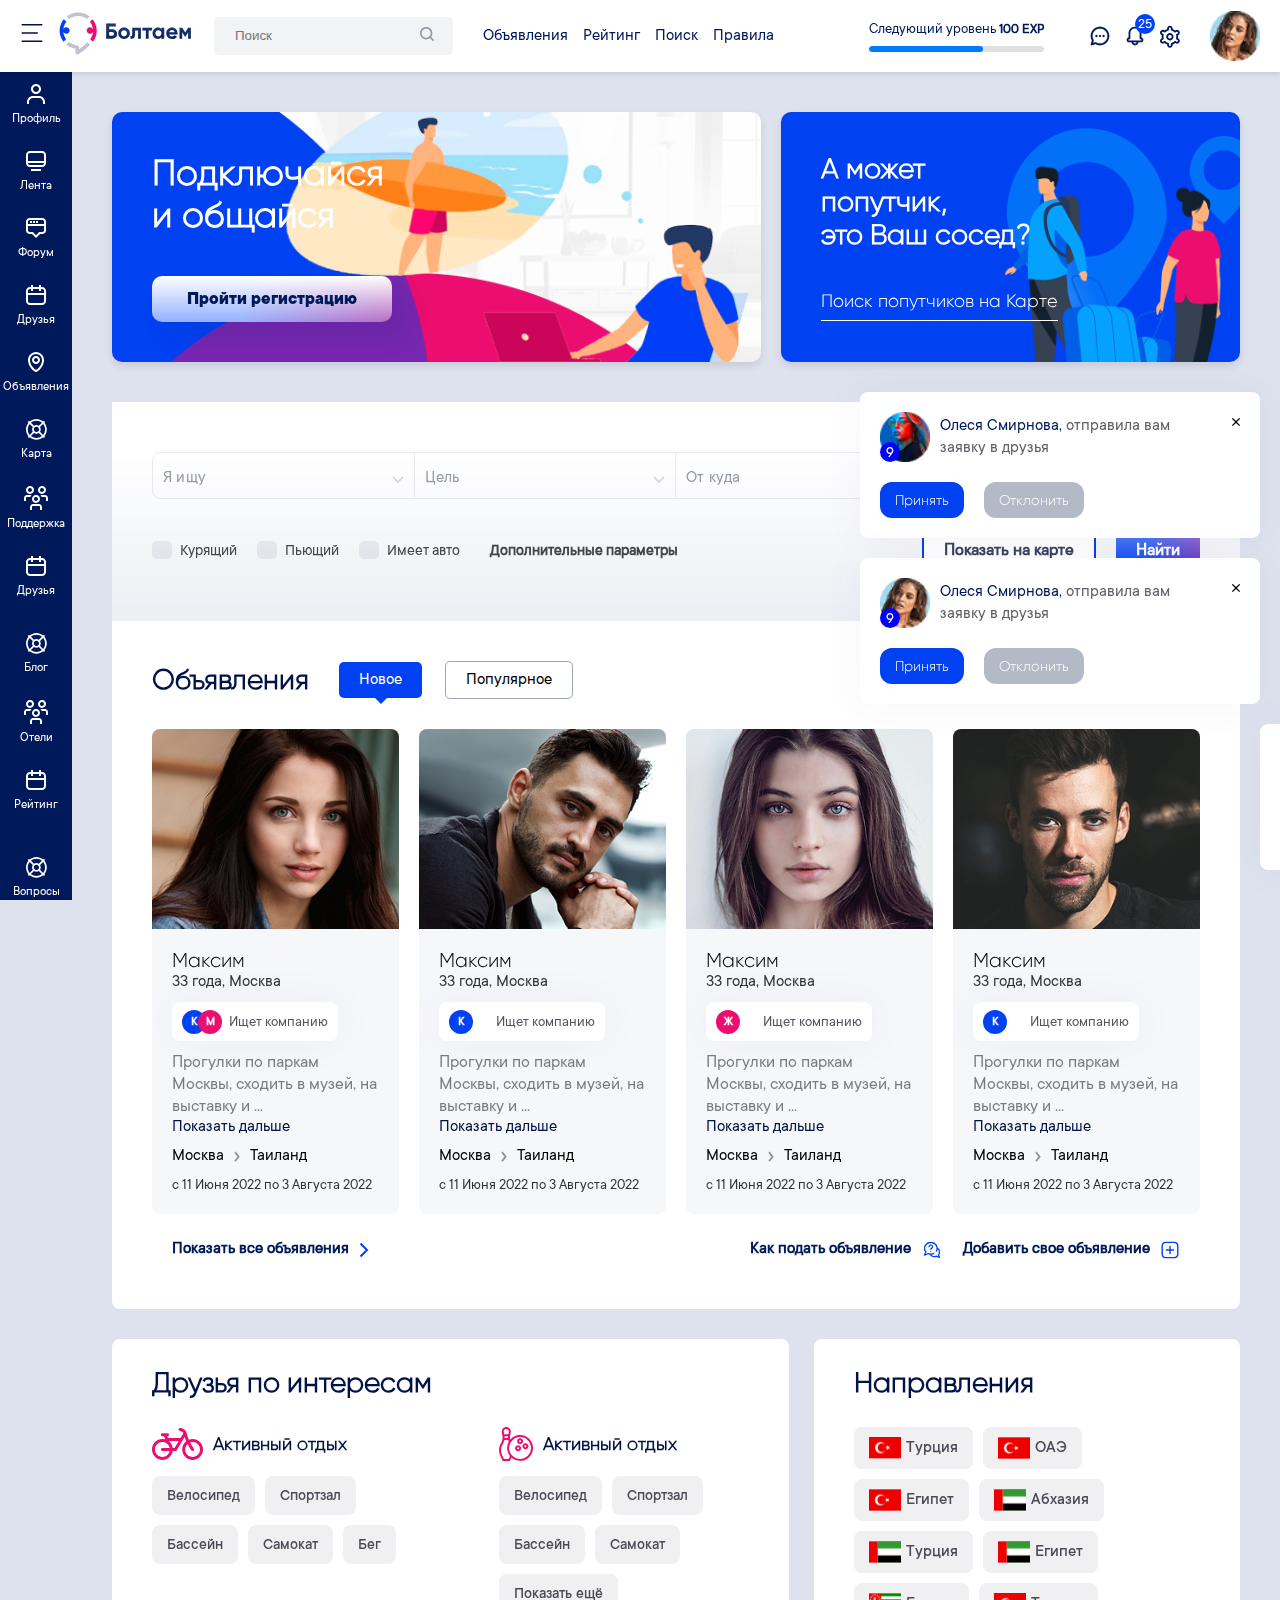
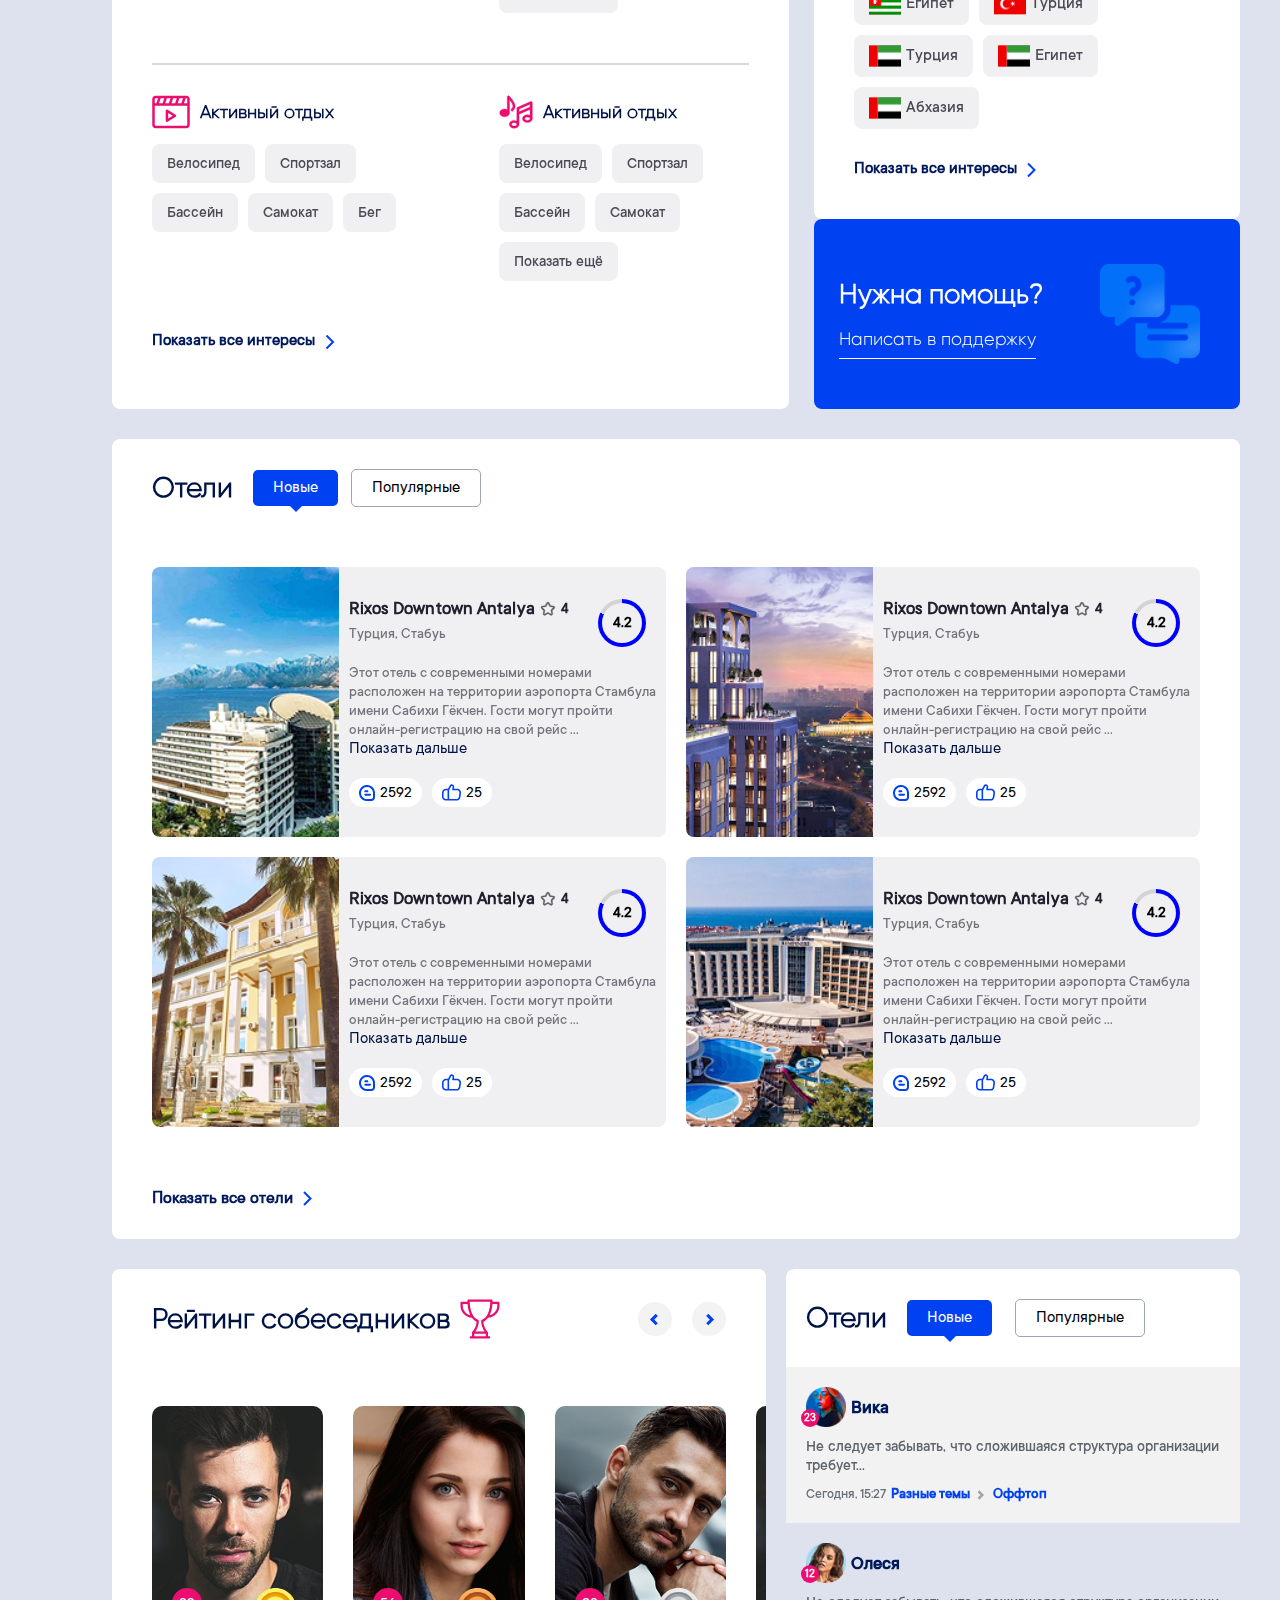
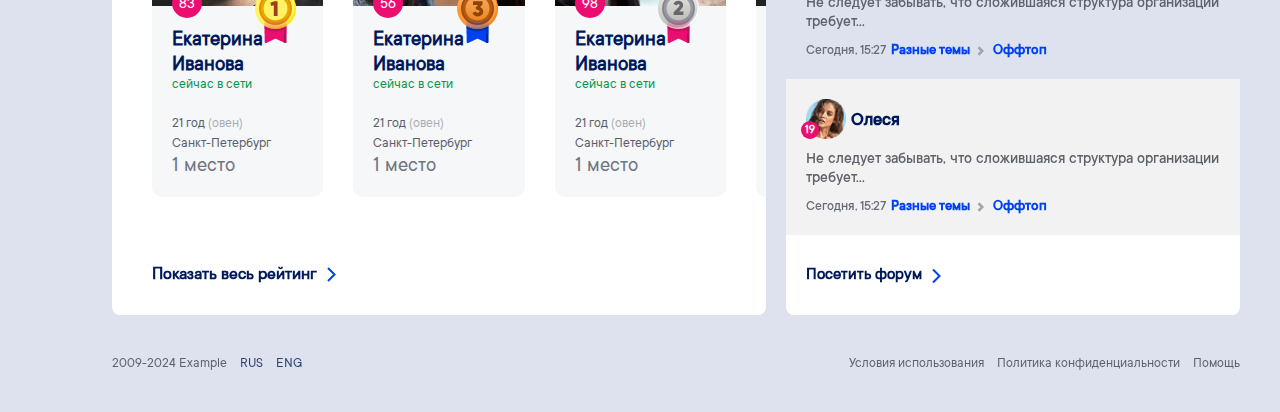
<file: index.html>
<!DOCTYPE html>
<html lang="en">

<head>
    <meta charset="UTF-8">
    <meta name="viewport" content="width=device-width, initial-scale=1.0">
    <meta name="viewport" content="width=device-width, initial-scale=1.0, viewport-fit=cover">
    <title>Home</title>
    <link rel="stylesheet" href="css/main.css">
    <link rel="stylesheet" href="https://cdn.jsdelivr.net/npm/swiper@11/swiper-bundle.min.css">
    <link rel="icon" type="image/x-icon" href="assets/img/favicon-32x32.png">
</head>

<body>
    <div class="wrapper">
        <div class="main_wrapper">
            <header class="header">

                <div class="header_left">
                    <a class="header__button " href="#">
                        <svg class="svg-icon svg-icon--size-large svg-icon--IconBurgerMenuIcon"
                            xmlns="http://www.w3.org/2000/svg" width="24" height="24" fill="none" viewBox="0 0 24 24">
                            <path fill="#001346"
                                d="M1.5 3.69c0-.38.268-.69.599-.69H21.9c.331 0 .599.31.599.69 0 .382-.268.691-.599.691H2.1c-.331 0-.599-.309-.599-.69Zm0 8.31c0-.382.268-.69.599-.69H17.4c.33 0 .598.308.598.69s-.268.69-.598.69H2.099c-.331 0-.599-.308-.599-.69m.599 7.619c-.331 0-.599.309-.599.69 0 .382.268.691.599.691H21.9c.331 0 .599-.31.599-.69 0-.382-.268-.691-.599-.691H2.1Z">
                            </path>
                        </svg>
                    </a>
                    <a href="#">
                        <img src="assets/icons/blotem.svg" alt="Logo" class="logo">
                    </a>
                    <div class="search_box">
                        <input type="text" placeholder="Поиск">
                        <button class="search_btn">
                            <img src="assets/images/search.png" alt="Search">
                        </button>
                    </div>
                    <nav class="nav_links">
                        <a href="#">Объявления</a>
                        <a href="#">Рейтинг</a>
                        <a href="#">Поиск</a>
                        <a href="#">Правила</a>
                    </nav>
                </div>
                <div class="header_right">
                    <div class="progress-bar-container">
                        <span class="progress-text">Следующий уровень <span class="exp-value">35 EXP</span></span>
                        <div class="progress-bar">
                            <div class="progress-fill" style="width: 30%;"></div>
                        </div>
                    </div>
                    <div class="icons">
                        <img class="sms-button" src="assets/icons/sms.svg" alt="Notifications">
                        <div class="notification_badge icons_">
                            <img src="assets/icons/notif.svg" alt="Messages">
                            <div class="badge">
                                <p>25</p>
                            </div>
                        </div>
                        <img src="assets/icons/settingss.svg" alt="Settings">
                    </div>
                    <div class="user_profile">
                        <div class="dropdown">
                            <div class="dropdown-toggle">
                                <img src="assets/img/forumcard3.png" alt="User Avatar">
                            </div>
                            <div class="dropdown-menu">
                                <p>Иван Иванов</p>
                                <div class="buttons">
                                    <svg width="18" height="18" viewBox="0 0 18 18" fill="none"
                                        xmlns="http://www.w3.org/2000/svg">
                                        <g clip-path="url(#clip0_111_3424)">
                                            <path
                                                d="M16.645 9.1375C16.7096 8.93095 16.7449 8.71636 16.75 8.5V5.5C16.75 3.3625 13.525 1.75 9.25 1.75C4.975 1.75 1.75 3.3625 1.75 5.5V8.5C1.79134 8.99966 1.96075 9.48023 2.24188 9.89536C2.52301 10.3105 2.90638 10.6462 3.355 10.87C3.28614 11.0729 3.25068 11.2857 3.25 11.5V14.5C3.25 16.6375 6.475 18.25 10.75 18.25C15.025 18.25 18.25 16.6375 18.25 14.5V11.5C18.2096 11.0011 18.0404 10.5211 17.7591 10.107C17.4778 9.69298 17.094 9.35892 16.645 9.1375ZM9.25 12.25C12.1375 12.25 14.545 11.5 15.805 10.375C16.405 10.735 16.75 11.125 16.75 11.5C16.75 12.415 14.41 13.75 10.75 13.75C7.09 13.75 4.8175 12.4525 4.75 11.5375C6.19791 12.0318 7.7202 12.2729 9.25 12.25ZM9.25 3.25C12.91 3.25 15.25 4.585 15.25 5.5C15.25 6.415 12.91 7.75 9.25 7.75C5.59 7.75 3.25 6.415 3.25 5.5C3.25 4.585 5.59 3.25 9.25 3.25ZM3.25 7.795C5.07414 8.83268 7.15317 9.33684 9.25 9.25C11.3468 9.33684 13.4259 8.83268 15.25 7.795V8.5C15.25 9.415 12.91 10.75 9.25 10.75C5.59 10.75 3.25 9.415 3.25 8.5V7.795ZM10.75 16.75C7.09 16.75 4.75 15.415 4.75 14.5V13.795C6.57414 14.8327 8.65317 15.3368 10.75 15.25C12.8468 15.3368 14.9259 14.8327 16.75 13.795V14.5C16.75 15.415 14.41 16.75 10.75 16.75Z"
                                                fill="#0041F2" />
                                        </g>
                                        <defs>
                                            <clipPath id="clip0_111_3424">
                                                <rect width="18" height="18" fill="white" />
                                            </clipPath>
                                        </defs>
                                    </svg>
                                    <span class="zero">0</span>
                                    <div class="inquiry">
                                        ?
                                    </div>
                                </div>
                                <ul>
                                    <li>
                                        <img src="assets/images/setting.svg" alt="Error">
                                        <a href="#"> Настройки</a>
                                    </li>
                                    <li>
                                        <svg width="17" height="18" viewBox="0 0 17 18" fill="none"
                                            xmlns="http://www.w3.org/2000/svg">
                                            <path
                                                d="M16.875 8.57617C16.8756 10.5704 16.1665 12.4999 14.8746 14.0191L15.4792 14.6238L14.4844 15.618L13.8797 15.0133C12.3601 16.3046 10.4309 17.0137 8.43675 17.0137C6.44259 17.0137 4.51341 16.3046 2.99391 15.0133L2.38918 15.618L1.39567 14.623L2.00035 14.0184C0.709003 12.4989 0 10.5696 0 8.57542C0 6.58136 0.709003 4.65208 2.00035 3.13258L1.39567 2.52786L2.39059 1.53434L2.99531 2.13902C4.51481 0.847684 6.444 0.138672 8.43816 0.138672C10.4323 0.138672 12.3615 0.847684 13.8811 2.13902L14.4858 1.53434L15.4792 2.52927L14.8746 3.13398C16.1663 4.65302 16.8755 6.58211 16.875 8.57617ZM15.4688 8.57617C15.4701 6.95439 14.9078 5.38258 13.8783 4.12961L11.3674 6.64042C11.7493 7.2138 11.953 7.8873 11.953 8.57617C11.953 9.26505 11.7493 9.93855 11.3674 10.5119L13.8783 13.0227C14.9078 11.7698 15.4701 10.198 15.4688 8.57617ZM6.32812 8.57617C6.32812 8.99336 6.45178 9.40117 6.68363 9.74805C6.91537 10.095 7.24481 10.3653 7.63022 10.525C8.01572 10.6846 8.43984 10.7264 8.84897 10.645C9.25819 10.5637 9.63403 10.3628 9.92906 10.0677C10.224 9.7727 10.4249 9.39686 10.5063 8.98773C10.5877 8.57852 10.5459 8.15439 10.3863 7.76898C10.2266 7.38348 9.95625 7.05405 9.60938 6.8223C9.2625 6.59045 8.85469 6.4668 8.4375 6.4668C7.878 6.4668 7.34147 6.68898 6.94594 7.08461C6.55031 7.48023 6.32812 8.01677 6.32812 8.57617ZM8.4375 15.6074C10.0592 15.6087 11.631 15.0465 12.8841 14.017L10.3732 11.5061C9.79987 11.888 9.12638 12.0918 8.4375 12.0918C7.74862 12.0918 7.07512 11.888 6.50175 11.5061L3.99094 14.017C5.24391 15.0465 6.81572 15.6087 8.4375 15.6074ZM1.40621 8.57617C1.40492 10.198 1.96713 11.7698 2.99672 13.0227L5.50753 10.5119C5.12569 9.93855 4.92188 9.26505 4.92188 8.57617C4.92188 7.8873 5.12569 7.2138 5.50753 6.64042L2.99672 4.12961C1.96713 5.38258 1.40492 6.95439 1.40621 8.57617ZM8.4375 1.54488C6.81572 1.54359 5.24391 2.10581 3.99094 3.13539L6.50175 5.6462C7.07512 5.26436 7.74862 5.06055 8.4375 5.06055C9.12638 5.06055 9.79987 5.26436 10.3732 5.6462L12.8841 3.13539C11.631 2.10581 10.0592 1.54359 8.4375 1.54488Z"
                                                fill="#0041F2" />
                                        </svg>
                                        <a href="#"> Помощь</a>
                                    </li>
                                    <li>
                                        <svg width="18" height="19" viewBox="0 0 18 19" fill="none"
                                            xmlns="http://www.w3.org/2000/svg">
                                            <path
                                                d="M11.6859 4.32881V3.42959C11.6859 2.92443 11.2918 2.53736 10.7867 2.53736H4.2516L4.131 2.48566L4.10884 2.53736V2.59361H4.24006L6.80655 3.69379C8.13261 4.26209 8.99517 5.56986 8.99517 7.01257V13.2248V13.281H9.05142H10.7867C11.292 13.281 11.6859 12.8941 11.6859 12.3888V11.4965C11.684 11.0019 12.0834 10.5992 12.5781 10.5973M11.6859 4.32881C11.6877 4.82111 12.0858 5.21936 12.5781 5.22104C13.073 5.22301 13.4774 4.82367 13.4791 4.32881M11.6859 4.32881L11.7421 4.32861M11.6859 4.32881H11.7421V4.32861M13.4791 4.32881V3.42962C13.4791 1.95629 12.26 0.744176 10.7866 0.744141H2.72674M13.4791 4.32881H13.4229V4.32862M13.4791 4.32881L13.4229 4.32862M2.72674 0.744141C1.03477 0.750328 0.0350357 2.1312 0.0430162 3.43662V12.1771C0.0430162 13.7296 0.841661 15.1769 2.15812 15.9997L6.10497 18.4718M2.72674 0.744141L2.72694 0.80039C2.72691 0.80039 2.72688 0.800391 2.72684 0.800391M2.72674 0.744141V0.800391H2.72684M6.10497 18.4718C7.32331 19.2332 8.99513 18.3025 8.99513 16.8657V15.1288V15.0725H9.05138H10.7866C12.2601 15.0725 13.4791 13.8623 13.4791 12.3888V11.4966C13.481 11.0019 13.0816 10.5993 12.5869 10.5973M6.10497 18.4718L6.13479 18.4241M6.10497 18.4718L6.13483 18.4241L6.13479 18.4241M12.5869 10.5973H12.5781M12.5869 10.5973V10.6536H12.5869H12.5868H12.5868H12.5868H12.5868H12.5868H12.5868H12.5867H12.5867H12.5867H12.5867H12.5867H12.5866M12.5869 10.5973L12.5866 10.6536M12.5781 10.5973L12.5783 10.6536M12.5781 10.5973V10.6536H12.5781H12.5782H12.5782H12.5782H12.5782H12.5782H12.5782H12.5783H12.5783H12.5783H12.5783H12.5783M12.5783 10.6536H12.5784H12.5784H12.5784H12.5784H12.5784H12.5784H12.5785H12.5785H12.5785H12.5785H12.5785H12.5785H12.5786H12.5786H12.5786H12.5786H12.5786H12.5786H12.5787H12.5787H12.5787H12.5787H12.5787H12.5788H12.5788H12.5788H12.5788H12.5788H12.5788H12.5789H12.5789H12.5789H12.5789H12.5789H12.5789H12.579H12.579H12.579H12.579H12.579H12.579H12.5791H12.5791H12.5791H12.5791H12.5791H12.5791H12.5792H12.5792H12.5792H12.5792H12.5792H12.5792H12.5793H12.5793H12.5793H12.5793H12.5793H12.5793H12.5794H12.5794H12.5794H12.5794H12.5794H12.5795H12.5795H12.5795H12.5795H12.5795H12.5795H12.5796H12.5796H12.5796H12.5796H12.5796H12.5796H12.5797H12.5797H12.5797H12.5797H12.5797H12.5797H12.5798H12.5798H12.5798H12.5798H12.5798H12.5798H12.5799H12.5799H12.5799H12.5799H12.5799H12.5799H12.58H12.58H12.58H12.58H12.58H12.5801H12.5801H12.5801H12.5801H12.5801H12.5801H12.5802H12.5802H12.5802H12.5802H12.5802H12.5802H12.5803H12.5803H12.5803H12.5803H12.5803H12.5803H12.5804H12.5804H12.5804H12.5804H12.5804H12.5804H12.5805H12.5805H12.5805H12.5805H12.5805H12.5805H12.5806H12.5806H12.5806H12.5806H12.5806H12.5806H12.5807H12.5807H12.5807H12.5807H12.5807H12.5808H12.5808H12.5808H12.5808H12.5808H12.5808H12.5809H12.5809H12.5809H12.5809H12.5809H12.5809H12.581H12.581H12.581H12.581H12.581H12.581H12.5811H12.5811H12.5811H12.5811H12.5811H12.5811H12.5812H12.5812H12.5812H12.5812H12.5812H12.5812H12.5813H12.5813H12.5813H12.5813H12.5813H12.5813H12.5814H12.5814H12.5814H12.5814H12.5814H12.5815H12.5815H12.5815H12.5815H12.5815H12.5815H12.5816H12.5816H12.5816H12.5816H12.5816H12.5816H12.5817H12.5817H12.5817H12.5817H12.5817H12.5817H12.5818H12.5818H12.5818H12.5818H12.5818H12.5818H12.5819H12.5819H12.5819H12.5819H12.5819H12.5819H12.582H12.582H12.582H12.582H12.582H12.5821H12.5821H12.5821H12.5821H12.5821H12.5821H12.5822H12.5822H12.5822H12.5822H12.5822H12.5822H12.5823H12.5823H12.5823H12.5823H12.5823H12.5823H12.5824H12.5824H12.5824H12.5824H12.5824H12.5824H12.5825H12.5825H12.5825H12.5825H12.5825H12.5825H12.5826H12.5826H12.5826H12.5826H12.5826H12.5826H12.5827H12.5827H12.5827H12.5827H12.5827H12.5828H12.5828H12.5828H12.5828H12.5828H12.5828H12.5829H12.5829H12.5829H12.5829H12.5829H12.5829H12.583H12.583H12.583H12.583H12.583H12.583H12.5831H12.5831H12.5831H12.5831H12.5831H12.5831H12.5832H12.5832H12.5832H12.5832H12.5832H12.5832H12.5833H12.5833H12.5833H12.5833H12.5833H12.5834H12.5834H12.5834H12.5834H12.5834H12.5834H12.5835H12.5835H12.5835H12.5835H12.5835H12.5835H12.5836H12.5836H12.5836H12.5836H12.5836H12.5836H12.5837H12.5837H12.5837H12.5837H12.5837H12.5837H12.5838H12.5838H12.5838H12.5838H12.5838H12.5838H12.5839H12.5839H12.5839H12.5839H12.5839H12.5839H12.584H12.584H12.584H12.584H12.584H12.5841H12.5841H12.5841H12.5841H12.5841H12.5841H12.5842H12.5842H12.5842H12.5842H12.5842H12.5842H12.5843H12.5843H12.5843H12.5843H12.5843H12.5843H12.5844H12.5844H12.5844H12.5844H12.5844H12.5844H12.5845H12.5845H12.5845H12.5845H12.5845H12.5845H12.5846H12.5846H12.5846H12.5846H12.5846H12.5846H12.5847H12.5847H12.5847H12.5847H12.5847H12.5848H12.5848H12.5848H12.5848H12.5848H12.5848H12.5849H12.5849H12.5849H12.5849H12.5849H12.5849H12.585H12.585H12.585H12.585H12.585H12.585H12.5851H12.5851H12.5851H12.5851H12.5851H12.5851H12.5852H12.5852H12.5852H12.5852H12.5852H12.5852H12.5853H12.5853H12.5853H12.5853H12.5853H12.5854H12.5854H12.5854H12.5854H12.5854H12.5854H12.5855H12.5855H12.5855H12.5855H12.5855H12.5855H12.5856H12.5856H12.5856H12.5856H12.5856H12.5856H12.5857H12.5857H12.5857H12.5857H12.5857H12.5857H12.5858H12.5858H12.5858H12.5858H12.5858H12.5858H12.5859H12.5859H12.5859H12.5859H12.5859H12.5859H12.586H12.586H12.586H12.586H12.586H12.5861H12.5861H12.5861H12.5861H12.5861H12.5861H12.5862H12.5862H12.5862H12.5862H12.5862H12.5862H12.5863H12.5863H12.5863H12.5863H12.5863H12.5863H12.5864H12.5864H12.5864H12.5864H12.5864H12.5864H12.5865H12.5865H12.5865H12.5865H12.5865H12.5865H12.5866H12.5866H12.5866H12.5866H12.5866H12.5866M12.5783 10.6536C12.1147 10.6554 11.7403 11.0327 11.7421 11.4963L11.7421 11.4965L11.7421 12.3888C11.7421 12.9257 11.3224 13.3372 10.7867 13.3372H8.99517H8.93892V13.281V7.01257C8.93892 5.59237 8.08978 4.30493 6.78439 3.74549L6.78439 3.74549L4.08667 2.58906L4.10884 2.48111H10.7867C11.3223 2.48111 11.7421 2.89278 11.7421 3.42959V4.32861M12.5866 10.6536C13.0503 10.6554 13.4247 11.0327 13.4229 11.4964V11.4966V12.3888C13.4229 13.831 12.2293 15.0163 10.7866 15.0163H8.99513H8.93888V15.0725V16.8657C8.93888 18.2585 7.31548 19.162 6.13479 18.4241M6.13479 18.4241L2.18798 15.9521L2.18793 15.952C0.887995 15.1396 0.0992662 13.7103 0.0992662 12.1771L0.0992672 3.43662L0.0992651 3.43627C0.091445 2.15708 1.07076 0.806502 2.72684 0.800391M11.7421 4.32861C11.7438 4.79001 12.1169 5.16321 12.5783 5.16479H12.5783C13.0423 5.16664 13.4213 4.79223 13.4229 4.32862M13.4229 4.32862V3.42962C13.4229 1.98755 12.2291 0.800425 10.7866 0.800391H2.72684M15.8987 10.3331L17.6429 8.58708C17.8396 8.41773 17.9533 8.17136 17.9543 7.91176C17.9552 7.65709 17.8477 7.41405 17.6587 7.24344L17.6497 7.23469L15.8985 5.48521C15.7241 5.30967 15.4848 5.21405 15.2374 5.22111M15.8987 10.3331L15.859 10.2932M15.8987 10.3331C15.5493 10.6805 14.9849 10.6805 14.6355 10.3331M15.8987 10.3331L15.8589 10.2933L15.859 10.2932M15.859 10.2932L17.6031 8.54732L17.6061 8.54433L17.6062 8.54445C17.7906 8.38573 17.8971 8.15483 17.8981 7.91153C17.8989 7.67288 17.7982 7.4451 17.621 7.2852L17.6188 7.28327L17.6189 7.28321L17.6109 7.27539L17.6099 7.27449L17.6099 7.27448L15.8587 5.525L15.8585 5.52485C15.6952 5.3604 15.471 5.27078 15.2392 5.27733M15.859 10.2932C15.5316 10.6187 15.0028 10.6188 14.6753 10.2933M15.2392 5.27733C15.2393 5.27733 15.2394 5.27733 15.2395 5.27732L15.2374 5.22111M15.2392 5.27733C15.2392 5.27734 15.2391 5.27734 15.239 5.27734L15.2374 5.22111M15.2392 5.27733C15.0268 5.28547 14.8252 5.37396 14.6755 5.5249L14.6752 5.52516C14.3465 5.85214 14.3451 6.38367 14.672 6.71236M15.2374 5.22111C15.0105 5.22973 14.7954 5.32416 14.6355 5.48528C14.2848 5.83417 14.2833 6.40131 14.6322 6.75203M14.672 6.71236L14.6719 6.71226L14.6322 6.75203M14.672 6.71236L14.6753 6.71563L14.9325 6.9728L15.0285 7.06882H14.8927H11.6859H11.6857C11.222 7.06701 10.8447 7.44137 10.8429 7.90502M14.672 6.71236L14.6322 6.75203M14.6322 6.75203L14.6355 6.7554L14.8364 6.95632H14.8927V7.01257L14.8529 7.05234L14.8132 7.01257H11.6859C11.1912 7.01064 10.7886 7.41008 10.7867 7.9048M14.9015 8.80403H14.8219L14.8617 8.76425L14.9015 8.80403ZM14.9015 8.80403L14.8452 8.86028H14.9015V8.80403ZM14.6355 9.06995C14.2881 9.41933 14.2881 9.9837 14.6355 10.3331M14.6355 9.06995L10.7867 7.9048M14.6355 9.06995L14.6754 9.10961M14.6355 9.06995L14.6753 9.10972L14.6754 9.10961M14.6355 10.3331L14.6752 10.2932C14.6752 10.2932 14.6753 10.2933 14.6753 10.2933M14.6355 10.3331L14.6754 10.2934C14.6754 10.2934 14.6753 10.2933 14.6753 10.2933M14.6753 10.2933C14.3498 9.96585 14.3499 9.43701 14.6754 9.10961M14.6754 9.10961L14.9412 8.8438L15.0373 8.74778H14.9015L11.6859 8.74778L11.6857 8.74778C11.2221 8.74959 10.8447 8.3752 10.8429 7.91158M10.8429 7.91158V7.90502M10.8429 7.91158L10.7867 7.9118H10.8429V7.91158ZM10.8429 7.90502L10.7867 7.9048M10.8429 7.90502V7.9048H10.7867M1.83451 3.45209L1.82294 3.50834H1.77829V12.1771C1.77829 13.1334 2.26167 14.0182 3.0731 14.5253L7.02869 16.9991L7.0287 16.9991C7.05697 17.0168 7.08484 17.0307 7.11156 17.0374C7.13874 17.0442 7.17063 17.0448 7.19956 17.0272C7.22783 17.0099 7.24221 16.9818 7.24974 16.9558C7.2573 16.9296 7.25996 16.8988 7.25996 16.8657V14.1802V7.01257C7.25996 6.25904 6.81439 5.58511 6.12193 5.28834L1.89079 3.47129V3.45209H1.83454H1.83451Z"
                                                fill="#0041F2" stroke="white" stroke-width="0.1125" />
                                        </svg>
                                        <a href="#"> Выйти</a>
                                    </li>
                                </ul>
                            </div>
                        </div>
                    </div>
                </div>

                <div id="toast-container" class="toast-container">
                    <div class="toast" data-duration="3000">
                        <div class="close-btn">
                            <svg width="8" height="8" viewBox="0 0 8 8" fill="none" xmlns="http://www.w3.org/2000/svg">
                                <path
                                    d="M4.88111 3.99974L7.8722 1.00852C7.95447 0.926179 7.99987 0.816325 8 0.699187C8 0.581984 7.9546 0.472 7.8722 0.389789L7.61008 0.12774C7.52767 0.0452033 7.41782 0 7.30055 0C7.18348 0 7.07363 0.0452033 6.99122 0.12774L4.00013 3.11876L1.00891 0.12774C0.926634 0.0452033 0.816715 0 0.699512 0C0.582439 0 0.47252 0.0452033 0.390244 0.12774L0.128 0.389789C-0.0426667 0.560455 -0.0426667 0.838049 0.128 1.00852L3.11915 3.99974L0.128 6.99083C0.0456585 7.0733 0.000325203 7.18315 0.000325203 7.30029C0.000325203 7.41743 0.0456585 7.52728 0.128 7.60969L0.390179 7.87174C0.472455 7.95421 0.582439 7.99948 0.699447 7.99948C0.81665 7.99948 0.926569 7.95421 1.00885 7.87174L4.00006 4.88065L6.99115 7.87174C7.07356 7.95421 7.18341 7.99948 7.30049 7.99948H7.30062C7.41776 7.99948 7.52761 7.95421 7.61002 7.87174L7.87213 7.60969C7.95441 7.52735 7.9998 7.41743 7.9998 7.30029C7.9998 7.18315 7.95441 7.0733 7.87213 6.99089L4.88111 3.99974Z"
                                    fill="black" />
                            </svg>
                        </div>
                        <div class="card">
                            <div class="img">
                                <img src="assets/img/foeumcrad2.png" alt="User Avatar" class="avatar">
                                <div class="badge">
                                    9
                                </div>
                            </div>
                            <div class="info">
                                <div class="info-item">
                                    <h3>
                                        <span>Олеся Смирнова,</span> отправила вам заявку в друзья
                                    </h3>
                                </div>
                            </div>
                        </div>
                        <div class="btn-group">
                            <button>
                                Принять
                            </button>
                            <button>
                                Отклонить
                            </button>
                        </div>
                    </div>
                    <div class="toast" data-duration="3500">
                        <div class="close-btn">
                            <svg width="8" height="8" viewBox="0 0 8 8" fill="none" xmlns="http://www.w3.org/2000/svg">
                                <path
                                    d="M4.88111 3.99974L7.8722 1.00852C7.95447 0.926179 7.99987 0.816325 8 0.699187C8 0.581984 7.9546 0.472 7.8722 0.389789L7.61008 0.12774C7.52767 0.0452033 7.41782 0 7.30055 0C7.18348 0 7.07363 0.0452033 6.99122 0.12774L4.00013 3.11876L1.00891 0.12774C0.926634 0.0452033 0.816715 0 0.699512 0C0.582439 0 0.47252 0.0452033 0.390244 0.12774L0.128 0.389789C-0.0426667 0.560455 -0.0426667 0.838049 0.128 1.00852L3.11915 3.99974L0.128 6.99083C0.0456585 7.0733 0.000325203 7.18315 0.000325203 7.30029C0.000325203 7.41743 0.0456585 7.52728 0.128 7.60969L0.390179 7.87174C0.472455 7.95421 0.582439 7.99948 0.699447 7.99948C0.81665 7.99948 0.926569 7.95421 1.00885 7.87174L4.00006 4.88065L6.99115 7.87174C7.07356 7.95421 7.18341 7.99948 7.30049 7.99948H7.30062C7.41776 7.99948 7.52761 7.95421 7.61002 7.87174L7.87213 7.60969C7.95441 7.52735 7.9998 7.41743 7.9998 7.30029C7.9998 7.18315 7.95441 7.0733 7.87213 6.99089L4.88111 3.99974Z"
                                    fill="black" />
                            </svg>
                        </div>
                        <div class="card">
                            <div class="img">
                                <img src="assets/img/forumcard3.png" alt="User Avatar" class="avatar">
                                <div class="badge">
                                    9
                                </div>
                            </div>
                            <div class="info">
                                <div class="info-item">
                                    <h3>
                                        <span>Олеся Смирнова,</span> отправила вам заявку в друзья
                                    </h3>
                                </div>
                            </div>
                        </div>
                        <div class="btn-group">
                            <button>
                                Принять
                            </button>
                            <button>
                                Отклонить
                            </button>
                        </div>
                    </div>
                    <div class="toast" data-duration="4000">
                        <div class="close-btn">
                            <svg width="8" height="8" viewBox="0 0 8 8" fill="none" xmlns="http://www.w3.org/2000/svg">
                                <path
                                    d="M4.88111 3.99974L7.8722 1.00852C7.95447 0.926179 7.99987 0.816325 8 0.699187C8 0.581984 7.9546 0.472 7.8722 0.389789L7.61008 0.12774C7.52767 0.0452033 7.41782 0 7.30055 0C7.18348 0 7.07363 0.0452033 6.99122 0.12774L4.00013 3.11876L1.00891 0.12774C0.926634 0.0452033 0.816715 0 0.699512 0C0.582439 0 0.47252 0.0452033 0.390244 0.12774L0.128 0.389789C-0.0426667 0.560455 -0.0426667 0.838049 0.128 1.00852L3.11915 3.99974L0.128 6.99083C0.0456585 7.0733 0.000325203 7.18315 0.000325203 7.30029C0.000325203 7.41743 0.0456585 7.52728 0.128 7.60969L0.390179 7.87174C0.472455 7.95421 0.582439 7.99948 0.699447 7.99948C0.81665 7.99948 0.926569 7.95421 1.00885 7.87174L4.00006 4.88065L6.99115 7.87174C7.07356 7.95421 7.18341 7.99948 7.30049 7.99948H7.30062C7.41776 7.99948 7.52761 7.95421 7.61002 7.87174L7.87213 7.60969C7.95441 7.52735 7.9998 7.41743 7.9998 7.30029C7.9998 7.18315 7.95441 7.0733 7.87213 6.99089L4.88111 3.99974Z"
                                    fill="black" />
                            </svg>
                        </div>
                        <div class="card">
                            <div class="img">
                                <img src="assets/img/forumcard1.png" alt="User Avatar" class="avatar">
                                <div class="badge">
                                    9
                                </div>
                            </div>
                            <div class="info">
                                <div class="info-item">
                                    <h3>
                                        <span>Олеся Смирнова,</span> отправила вам заявку в друзья
                                    </h3>
                                </div>
                            </div>
                        </div>
                        <div class="btn-group">
                            <button>
                                Принять
                            </button>
                            <button>
                                Отклонить
                            </button>
                        </div>
                    </div>


                </div>
                <div class="settings">
                    <div class="head-text">
                        <p>Ометить всё как прочитанное</p>
                        <h3>Настройки</h3>
                    </div>
                    <div class="cards">
                        <div class="card">
                            <div class="img">
                                <img src="assets/images/sub_photo_friend1.svg" alt="User Avatar" class="avatar">
                                <div class="badge">
                                    9
                                </div>
                            </div>
                            <div class="info">
                                <div class="info-item">
                                    <h3>
                                        <span>Олеся Смирнова,</span> отправила вам заявку в друзья
                                    </h3>
                                    <p>7 минуты назад</p>
                                </div>
                            </div>
                        </div>
                        <div class="card">
                            <div class="img">
                                <img src="assets/images/sub_photo_friend1.svg" alt="User Avatar" class="avatar">
                                <div class="badge">
                                    9
                                </div>
                            </div>
                            <div class="info">
                                <div class="info-item">
                                    <h3>
                                        <span>Олеся Смирнова,</span> отправила вам заявку в друзья
                                    </h3>
                                    <p>7 минуты назад</p>
                                </div>
                            </div>
                        </div>
                    </div>
                    <div class="text">
                        <a>Показать все уведомления</a>
                    </div>
                </div>
                <div class="message-content-sms">
                    <div class="close-btn" id="close-btn">
                        <img src="assets/images/close-btn.svg" alt="Close btn">
                    </div>
                    <div class="card">
                        <div class="img">
                            <img src="assets/images/sub_photo_friend1.svg" alt="User Avatar" class="avatar">
                            <div class="badge">
                                9
                            </div>
                        </div>
                        <div class="info">
                            <div class="info-item">
                                <h3>
                                    <span>Олеся Смирнова</span>
                                </h3>
                                <p>Товарищи! Дальнейшее развитие различных форм деятельности играет важную роль в
                                    формировании соответствующий условий ...</p>
                                <div class="footer-sms">
                                    <a class="otvetit-button" href="#">Ответить</a>
                                    <span>8:41</span>
                                </div>
                            </div>
                        </div>
                    </div>
                </div>
                <div class="modal chat-open" id="otvetitModal" style="display: none;">
                    <div class="chat-section">
                        <div class="chat-container">
                            <div class="chat-list">
                                <ul id="userList" class="user-list">
                                </ul>
                            </div>
                            <div class="chat-window">
                                <div class="chat-header">
                                    <div class="img" style="display: flex; align-items: center;">
                                        <img class="right_btn" style="width: 14px; margin-right: 5px; display: none;"
                                            src="../assets/icons/right.svg" alt="left" />
                                        <img src="../assets/icons/Ellipse 7-3.svg" alt="User">
                                    </div>
                                    <div class="title">
                                        <div class="left">
                                            <h2 id="chatTitle">Nikita Ryzhkov</h2>
                                            <span>был(а) в сети 10 часов назад</span>
                                        </div>
                                        <div class="right" style="display: flex; align-items: center; gap: 10px;">
                                            <svg width="38" height="38" viewBox="0 0 38 38" fill="none"
                                                xmlns="http://www.w3.org/2000/svg">
                                                <circle cx="19" cy="19" r="19" fill="#F6F7F9" />
                                                <circle cx="11" cy="19" r="2" fill="#0041F2" />
                                                <circle cx="19" cy="19" r="2" fill="#0041F2" />
                                                <circle cx="27" cy="19" r="2" fill="#0041F2" />
                                            </svg>
                                            <svg class="close-modal" width="38" height="38" viewBox="0 0 38 38"
                                                fill="none" xmlns="http://www.w3.org/2000/svg">
                                                <circle cx="19" cy="19" r="19" fill="#F6F7F9" />
                                                <g opacity="0.5" clip-path="url(#clip0_33_7596)">
                                                    <path
                                                        d="M19.8811 18.9997L22.8722 16.0085C22.9545 15.9262 22.9999 15.8163 23 15.6992C23 15.582 22.9546 15.472 22.8722 15.3898L22.6101 15.1277C22.5277 15.0452 22.4178 15 22.3006 15C22.1835 15 22.0736 15.0452 21.9912 15.1277L19.0001 18.1188L16.0089 15.1277C15.9266 15.0452 15.8167 15 15.6995 15C15.5824 15 15.4725 15.0452 15.3902 15.1277L15.128 15.3898C14.9573 15.5605 14.9573 15.838 15.128 16.0085L18.1192 18.9997L15.128 21.9908C15.0457 22.0733 15.0003 22.1832 15.0003 22.3003C15.0003 22.4174 15.0457 22.5273 15.128 22.6097L15.3902 22.8717C15.4725 22.9542 15.5824 22.9995 15.6994 22.9995C15.8167 22.9995 15.9266 22.9542 16.0088 22.8717L19.0001 19.8807L21.9912 22.8717C22.0736 22.9542 22.1834 22.9995 22.3005 22.9995H22.3006C22.4178 22.9995 22.5276 22.9542 22.61 22.8717L22.8721 22.6097C22.9544 22.5273 22.9998 22.4174 22.9998 22.3003C22.9998 22.1832 22.9544 22.0733 22.8721 21.9909L19.8811 18.9997Z"
                                                        fill="black" />
                                                </g>
                                                <defs>
                                                    <clipPath id="clip0_33_7596">
                                                        <rect width="8" height="8" fill="white"
                                                            transform="translate(15 15)" />
                                                    </clipPath>
                                                </defs>
                                            </svg>
                                            <div id="menu" class="menu">
                                                <div class="triangle">
                                                </div>
                                                <div class="item">
                                                    <img src="../assets/icons/m_user.svg" alt="User">
                                                    <span>Показать профиль
                                                </div>
                                                <div class="item">
                                                    <img src="../assets/icons/m_sun1.svg" alt="User">
                                                    <span>Очистить историю
                                                    </span>
                                                </div>
                                                <div class="item">
                                                    <img src="../assets/icons/m_vector.svg" alt="User">
                                                    <span>Пожаловаться</span>
                                                </div>
                                                <div class="hr"></div>
                                                <div class="delete item">
                                                    <img src="../assets/icons/m_delete.svg" alt="User">
                                                    <span>Удалить чат</span>
                                                </div>
                                            </div>
                                        </div>
                                    </div>
                                </div>
                                <div class="chat-messages" id="chatMessages">
                                </div>
                                <div class="chat-input-container">
                                    <form action="">
                                        <div class="left">
                                            <label for="" class="label">
                                                <img src="../assets/icons/file_icon.svg" alt="Attach">
                                                <img src="../assets/icons/emoje.svg" alt="Emoji">
                                            </label>
                                            <input type="text" placeholder="Написать сообщение">
                                        </div>
                                        <div class="right">
                                            <img class="send-btn" src="../assets/icons/send.svg" alt="Send">
                                        </div>
                                    </form>
                                </div>
                            </div>
                        </div>
                    </div>
                </div>
                <div class="popup" id="authPopup">
                    <div class="popup-content">
                        <div class="head-popup">
                            <h2>Войти в свой профиль</h2>
                            <div class="close close-popup">
                                <svg width="8" height="8" viewBox="0 0 8 8" fill="none"
                                    xmlns="http://www.w3.org/2000/svg">
                                    <path
                                        d="M4.88111 4.00023L7.8722 1.00901C7.95447 0.926667 7.99987 0.816813 8 0.699675C8 0.582472 7.9546 0.472488 7.8722 0.390277L7.61008 0.128228C7.52767 0.0456915 7.41782 0.000488281 7.30055 0.000488281C7.18348 0.000488281 7.07363 0.0456915 6.99122 0.128228L4.00013 3.11925L1.00891 0.128228C0.926634 0.0456915 0.816715 0.000488281 0.699512 0.000488281C0.582439 0.000488281 0.47252 0.0456915 0.390244 0.128228L0.128 0.390277C-0.0426667 0.560944 -0.0426667 0.838537 0.128 1.00901L3.11915 4.00023L0.128 6.99132C0.0456585 7.07379 0.000325203 7.18364 0.000325203 7.30078C0.000325203 7.41792 0.0456585 7.52777 0.128 7.61018L0.390179 7.87223C0.472455 7.9547 0.582439 7.99997 0.699447 7.99997C0.81665 7.99997 0.926569 7.9547 1.00885 7.87223L4.00006 4.88114L6.99115 7.87223C7.07356 7.9547 7.18341 7.99997 7.30049 7.99997H7.30062C7.41776 7.99997 7.52761 7.9547 7.61002 7.87223L7.87213 7.61018C7.95441 7.52784 7.9998 7.41792 7.9998 7.30078C7.9998 7.18364 7.95441 7.07379 7.87213 6.99138L4.88111 4.00023Z"
                                        fill="black" />
                                </svg>
                            </div>
                        </div>
                        <div class="body-popup">
                            <div class="login-with">
                                <p>Войти через:</p>
                                <div>
                                    <svg width="17" height="10" viewBox="0 0 17 10" fill="none"
                                        xmlns="http://www.w3.org/2000/svg">
                                        <path
                                            d="M8.72 9.99C3.25 9.99 0.13 6.24 0 0H2.74C2.83 4.58 4.85 6.52 6.45 6.92V0H9.03V3.95C10.61 3.78 12.27 1.98 12.83 0H15.41C15.199 1.02688 14.7783 1.99918 14.1744 2.85607C13.5704 3.71296 12.7962 4.43601 11.9 4.98C12.9003 5.47706 13.7839 6.1806 14.4923 7.0442C15.2008 7.90779 15.7181 8.91181 16.01 9.99H13.17C12.9079 9.05352 12.3753 8.21521 11.6388 7.58014C10.9024 6.94508 9.99484 6.54151 9.03 6.42V9.99H8.72Z"
                                            fill="#0077FF" />
                                    </svg>
                                </div>
                                <div>
                                    <svg width="12" height="20" viewBox="0 0 12 20" fill="none"
                                        xmlns="http://www.w3.org/2000/svg">
                                        <path
                                            d="M5.01706 14.0871C3.46615 13.9253 2.06797 13.5416 0.871603 12.6071C0.722512 12.4907 0.569785 12.378 0.433421 12.2435C-0.0902151 11.7398 -0.142942 11.1635 0.271603 10.5707C0.626149 10.0616 1.22069 9.92528 1.84069 10.218C1.95976 10.2783 2.07403 10.3476 2.18251 10.4253C3.29118 11.1788 4.598 11.5874 5.93842 11.5997C7.27884 11.612 8.59294 11.2274 9.71524 10.4944C9.92969 10.3206 10.1771 10.1919 10.4425 10.1162C10.6893 10.0432 10.9535 10.0554 11.1926 10.1507C11.4317 10.246 11.6318 10.4189 11.7607 10.6416C12.088 11.1762 12.0843 11.6962 11.6807 12.1107C11.062 12.7365 10.3143 13.2198 9.48979 13.5271C8.68703 13.8155 7.85153 14.003 7.00251 14.0853C7.12979 14.2253 7.18433 14.2926 7.2716 14.3726C8.42251 15.5307 9.57888 16.6835 10.7261 17.8435C10.9089 18.0096 11.0329 18.2306 11.0794 18.4732C11.126 18.7158 11.0926 18.9669 10.9843 19.1889C10.874 19.4323 10.6945 19.6377 10.4682 19.7797C10.2418 19.9216 9.97869 19.9938 9.7116 19.9871C9.39915 19.9563 9.11 19.8082 8.90251 19.5726C8.03342 18.698 7.14797 17.8398 6.29706 16.9489C6.04978 16.6907 5.93342 16.7398 5.7116 16.9635C4.83706 17.8726 3.94797 18.7507 3.05524 19.6307C2.88949 19.8145 2.66739 19.9379 2.42385 19.9817C2.18032 20.0254 1.92914 19.9871 1.70979 19.8726C1.47212 19.7616 1.27157 19.5843 1.13224 19.3621C0.992898 19.1398 0.920704 18.8821 0.924331 18.6198C0.950578 18.2957 1.10184 17.9945 1.34615 17.7798C2.48797 16.6416 3.62615 15.5029 4.76069 14.3635C4.83706 14.2853 4.90978 14.2035 5.01706 14.0871Z"
                                            fill="#F96600" />
                                        <path
                                            d="M5.96199 10.1236C4.95935 10.1177 3.98103 9.81422 3.15111 9.25159C2.32119 8.68895 1.67706 7.89252 1.30041 6.96329C0.923759 6.03406 0.831562 5.01391 1.03551 4.03221C1.23946 3.05051 1.73036 2.1515 2.44596 1.44919C3.16157 0.746875 4.06962 0.272907 5.05497 0.0873955C6.04032 -0.098116 7.05857 0.0131865 7.98057 0.407186C8.90258 0.801186 9.6868 1.46013 10.2338 2.30045C10.7808 3.14078 11.0659 4.12461 11.0529 5.12719C11.0347 6.46304 10.4895 7.73761 9.53601 8.6734C8.58252 9.60918 7.29795 10.1304 5.96199 10.1236ZM8.47654 5.05628C8.47509 4.5662 8.32826 4.08756 8.05463 3.68098C7.781 3.27439 7.39289 2.95814 6.93942 2.77226C6.48595 2.58638 5.98752 2.53923 5.50725 2.63679C5.02697 2.73435 4.58644 2.97222 4.24143 3.32028C3.89641 3.66835 3.66244 4.11097 3.56913 4.59209C3.47581 5.07321 3.52735 5.5712 3.71723 6.02301C3.9071 6.47482 4.22676 6.86013 4.63575 7.13016C5.04473 7.40019 5.52464 7.54279 6.01472 7.53992C6.33965 7.53921 6.66124 7.47432 6.96102 7.34898C7.26081 7.22365 7.53288 7.04033 7.76163 6.80956C7.99037 6.57879 8.17128 6.30511 8.29396 6.00423C8.41665 5.70335 8.4787 5.3812 8.47654 5.05628Z"
                                            fill="#F96600" />
                                    </svg>
                                </div>
                            </div>
                            <form action="">
                                <div class="input-group">
                                    <input class="input" type="text" placeholder="Логин или E-Mail">
                                    <input class="input" type="password" placeholder="Пароль">
                                </div>
                                <div class="login-options">
                                    <a href="#">Забыли пароль?</a>
                                    <a href="#" id="openRegFromAuth">Регистрация</a>
                                </div>
                                <div class="login-btn">
                                    <button id="authSubmit" class="login-button">Войти</button>
                                    <label class="remember-me">
                                        <input type="checkbox" checked>
                                        <span> Запомнить меня</span>
                                    </label>
                                </div>
                            </form>
                        </div>
                    </div>
                </div>
                <div class="popup" id="regPopup">
                    <div id="regStep1" class="popup-content">
                        <div class="head-popup">
                            <h2>
                                <span>
                                    Регистрация
                                </span>
                                <svg width="19" height="16" viewBox="0 0 9 16" fill="none"
                                    xmlns="http://www.w3.org/2000/svg">
                                    <path opacity="0.2" d="M1 14.5L7.5 8L1 1.5" stroke="#00195B" stroke-width="2" />
                                </svg>
                                <span>
                                    Шаг 1 из 3
                                </span>
                            </h2>
                            <div class="close close-popup">
                                <svg width="8" height="8" viewBox="0 0 8 8" fill="none"
                                    xmlns="http://www.w3.org/2000/svg">
                                    <path
                                        d="M4.88111 4.00023L7.8722 1.00901C7.95447 0.926667 7.99987 0.816813 8 0.699675C8 0.582472 7.9546 0.472488 7.8722 0.390277L7.61008 0.128228C7.52767 0.0456915 7.41782 0.000488281 7.30055 0.000488281C7.18348 0.000488281 7.07363 0.0456915 6.99122 0.128228L4.00013 3.11925L1.00891 0.128228C0.926634 0.0456915 0.816715 0.000488281 0.699512 0.000488281C0.582439 0.000488281 0.47252 0.0456915 0.390244 0.128228L0.128 0.390277C-0.0426667 0.560944 -0.0426667 0.838537 0.128 1.00901L3.11915 4.00023L0.128 6.99132C0.0456585 7.07379 0.000325203 7.18364 0.000325203 7.30078C0.000325203 7.41792 0.0456585 7.52777 0.128 7.61018L0.390179 7.87223C0.472455 7.9547 0.582439 7.99997 0.699447 7.99997C0.81665 7.99997 0.926569 7.9547 1.00885 7.87223L4.00006 4.88114L6.99115 7.87223C7.07356 7.9547 7.18341 7.99997 7.30049 7.99997H7.30062C7.41776 7.99997 7.52761 7.9547 7.61002 7.87223L7.87213 7.61018C7.95441 7.52784 7.9998 7.41792 7.9998 7.30078C7.9998 7.18364 7.95441 7.07379 7.87213 6.99138L4.88111 4.00023Z"
                                        fill="black" />
                                </svg>
                            </div>
                        </div>
                        <div class="body-popup">
                            <div class="login-with">
                                <p>Войти через:</p>
                                <div>
                                    <svg width="17" height="10" viewBox="0 0 17 10" fill="none"
                                        xmlns="http://www.w3.org/2000/svg">
                                        <path
                                            d="M8.72 9.99C3.25 9.99 0.13 6.24 0 0H2.74C2.83 4.58 4.85 6.52 6.45 6.92V0H9.03V3.95C10.61 3.78 12.27 1.98 12.83 0H15.41C15.199 1.02688 14.7783 1.99918 14.1744 2.85607C13.5704 3.71296 12.7962 4.43601 11.9 4.98C12.9003 5.47706 13.7839 6.1806 14.4923 7.0442C15.2008 7.90779 15.7181 8.91181 16.01 9.99H13.17C12.9079 9.05352 12.3753 8.21521 11.6388 7.58014C10.9024 6.94508 9.99484 6.54151 9.03 6.42V9.99H8.72Z"
                                            fill="#0077FF" />
                                    </svg>
                                </div>
                                <div>
                                    <svg width="12" height="20" viewBox="0 0 12 20" fill="none"
                                        xmlns="http://www.w3.org/2000/svg">
                                        <path
                                            d="M5.01706 14.0871C3.46615 13.9253 2.06797 13.5416 0.871603 12.6071C0.722512 12.4907 0.569785 12.378 0.433421 12.2435C-0.0902151 11.7398 -0.142942 11.1635 0.271603 10.5707C0.626149 10.0616 1.22069 9.92528 1.84069 10.218C1.95976 10.2783 2.07403 10.3476 2.18251 10.4253C3.29118 11.1788 4.598 11.5874 5.93842 11.5997C7.27884 11.612 8.59294 11.2274 9.71524 10.4944C9.92969 10.3206 10.1771 10.1919 10.4425 10.1162C10.6893 10.0432 10.9535 10.0554 11.1926 10.1507C11.4317 10.246 11.6318 10.4189 11.7607 10.6416C12.088 11.1762 12.0843 11.6962 11.6807 12.1107C11.062 12.7365 10.3143 13.2198 9.48979 13.5271C8.68703 13.8155 7.85153 14.003 7.00251 14.0853C7.12979 14.2253 7.18433 14.2926 7.2716 14.3726C8.42251 15.5307 9.57888 16.6835 10.7261 17.8435C10.9089 18.0096 11.0329 18.2306 11.0794 18.4732C11.126 18.7158 11.0926 18.9669 10.9843 19.1889C10.874 19.4323 10.6945 19.6377 10.4682 19.7797C10.2418 19.9216 9.97869 19.9938 9.7116 19.9871C9.39915 19.9563 9.11 19.8082 8.90251 19.5726C8.03342 18.698 7.14797 17.8398 6.29706 16.9489C6.04978 16.6907 5.93342 16.7398 5.7116 16.9635C4.83706 17.8726 3.94797 18.7507 3.05524 19.6307C2.88949 19.8145 2.66739 19.9379 2.42385 19.9817C2.18032 20.0254 1.92914 19.9871 1.70979 19.8726C1.47212 19.7616 1.27157 19.5843 1.13224 19.3621C0.992898 19.1398 0.920704 18.8821 0.924331 18.6198C0.950578 18.2957 1.10184 17.9945 1.34615 17.7798C2.48797 16.6416 3.62615 15.5029 4.76069 14.3635C4.83706 14.2853 4.90978 14.2035 5.01706 14.0871Z"
                                            fill="#F96600" />
                                        <path
                                            d="M5.96199 10.1236C4.95935 10.1177 3.98103 9.81422 3.15111 9.25159C2.32119 8.68895 1.67706 7.89252 1.30041 6.96329C0.923759 6.03406 0.831562 5.01391 1.03551 4.03221C1.23946 3.05051 1.73036 2.1515 2.44596 1.44919C3.16157 0.746875 4.06962 0.272907 5.05497 0.0873955C6.04032 -0.098116 7.05857 0.0131865 7.98057 0.407186C8.90258 0.801186 9.6868 1.46013 10.2338 2.30045C10.7808 3.14078 11.0659 4.12461 11.0529 5.12719C11.0347 6.46304 10.4895 7.73761 9.53601 8.6734C8.58252 9.60918 7.29795 10.1304 5.96199 10.1236ZM8.47654 5.05628C8.47509 4.5662 8.32826 4.08756 8.05463 3.68098C7.781 3.27439 7.39289 2.95814 6.93942 2.77226C6.48595 2.58638 5.98752 2.53923 5.50725 2.63679C5.02697 2.73435 4.58644 2.97222 4.24143 3.32028C3.89641 3.66835 3.66244 4.11097 3.56913 4.59209C3.47581 5.07321 3.52735 5.5712 3.71723 6.02301C3.9071 6.47482 4.22676 6.86013 4.63575 7.13016C5.04473 7.40019 5.52464 7.54279 6.01472 7.53992C6.33965 7.53921 6.66124 7.47432 6.96102 7.34898C7.26081 7.22365 7.53288 7.04033 7.76163 6.80956C7.99037 6.57879 8.17128 6.30511 8.29396 6.00423C8.41665 5.70335 8.4787 5.3812 8.47654 5.05628Z"
                                            fill="#F96600" />
                                    </svg>
                                </div>
                            </div>
                            <form action="">
                                <div class="input-groups">
                                    <input type="text" placeholder="Логин">
                                    <input type="email" placeholder="Почта">
                                </div>
                                <div class="input-groups">
                                    <input type="password" placeholder="Пароль">
                                    <input type="password" placeholder="Пароль ещё раз">
                                </div>
                                <label class="checkbox-label label">
                                    <input type="checkbox" checked> Я согласен с правилами сервиса
                                </label>
                                <label class="checkbox-label">
                                    <input type="checkbox" checked> Я согласен с политикой обработки персональных данных
                                </label>
                                <div class="login-btn">
                                    <button id="regNext1" class="login-button">Дальше</button>
                                    <label class="remember-me">
                                        <span> У меня есть аккаунт Войти</span>
                                    </label>
                                </div>
                            </form>
                        </div>
                    </div>
                    <div id="regStep2" style="display: none;" class="popup-content">
                        <div class="head-popup">
                            <h2>
                                <span>
                                    Регистрация
                                </span>
                                <svg width="19" height="16" viewBox="0 0 9 16" fill="none"
                                    xmlns="http://www.w3.org/2000/svg">
                                    <path opacity="0.2" d="M1 14.5L7.5 8L1 1.5" stroke="#00195B" stroke-width="2" />
                                </svg>
                                <span>
                                    Шаг 2 из 3
                                </span>
                            </h2>
                            <div class="close close-popup">
                                <svg width="8" height="8" viewBox="0 0 8 8" fill="none"
                                    xmlns="http://www.w3.org/2000/svg">
                                    <path
                                        d="M4.88111 4.00023L7.8722 1.00901C7.95447 0.926667 7.99987 0.816813 8 0.699675C8 0.582472 7.9546 0.472488 7.8722 0.390277L7.61008 0.128228C7.52767 0.0456915 7.41782 0.000488281 7.30055 0.000488281C7.18348 0.000488281 7.07363 0.0456915 6.99122 0.128228L4.00013 3.11925L1.00891 0.128228C0.926634 0.0456915 0.816715 0.000488281 0.699512 0.000488281C0.582439 0.000488281 0.47252 0.0456915 0.390244 0.128228L0.128 0.390277C-0.0426667 0.560944 -0.0426667 0.838537 0.128 1.00901L3.11915 4.00023L0.128 6.99132C0.0456585 7.07379 0.000325203 7.18364 0.000325203 7.30078C0.000325203 7.41792 0.0456585 7.52777 0.128 7.61018L0.390179 7.87223C0.472455 7.9547 0.582439 7.99997 0.699447 7.99997C0.81665 7.99997 0.926569 7.9547 1.00885 7.87223L4.00006 4.88114L6.99115 7.87223C7.07356 7.9547 7.18341 7.99997 7.30049 7.99997H7.30062C7.41776 7.99997 7.52761 7.9547 7.61002 7.87223L7.87213 7.61018C7.95441 7.52784 7.9998 7.41792 7.9998 7.30078C7.9998 7.18364 7.95441 7.07379 7.87213 6.99138L4.88111 4.00023Z"
                                        fill="black" />
                                </svg>
                            </div>
                        </div>
                        <div class="body-popup">
                            <div class="login-with">
                                <h2>Мои интересы</h2>
                            </div>
                            <form action="">
                                <div class="left_box">
                                    <div class="categories">
                                        <div class="category">
                                            <div class="text_name">
                                                <img src="assets/icons/velo.svg" alt="Velo" height="34">
                                                <h3>Активный отдых</h3>
                                            </div>
                                            <div class="tags">
                                                <div class="tag">Велосипед</div>
                                                <div class="tag">Спортзал</div>
                                                <div class="tag">Бассейн</div>
                                                <div class="tag">Самокат</div>
                                                <div class="tag">Бег</div>
                                            </div>
                                        </div>
                                    </div>
                                    <div class="line"></div>
                                    <div class="categories">
                                        <div class="category">
                                            <div class="text_name">
                                                <img src="assets/icons/music.svg" alt="music" height="34">
                                                <h3>Активный отдых</h3>
                                            </div>
                                            <div class="tags">
                                                <div class="tag">Велосипед</div>
                                                <div class="tag">Спортзал</div>
                                                <div class="tag">Бассейн</div>
                                                <div class="tag">Самокат</div>
                                                <button class="show-more">Показать ещё</button>
                                            </div>
                                        </div>
                                    </div>
                                </div>
                                <div class="login-btn btn-reg">
                                    <button style="display: flex; align-items: center; gap: 8px;" id="regNext2"
                                        class="login-button btn">
                                        <span>
                                            Дальше
                                        </span>
                                        <svg width="9" height="15" viewBox="0 0 9 15" fill="none"
                                            xmlns="http://www.w3.org/2000/svg">
                                            <path d="M1 14L7.5 7.5L1 1" stroke="white" stroke-width="2" />
                                        </svg>
                                    </button>
                                    <button class="login-button ">Пропустить</button>
                                </div>
                            </form>
                        </div>
                    </div>
                    <div id="regStep3" style="display: none;" class="popup-content">
                        <div class="head-popup">
                            <h2>
                                <span>
                                    Регистрация
                                </span>
                                <svg width="19" height="16" viewBox="0 0 9 16" fill="none"
                                    xmlns="http://www.w3.org/2000/svg">
                                    <path opacity="0.2" d="M1 14.5L7.5 8L1 1.5" stroke="#00195B" stroke-width="2" />
                                </svg>
                                <span>
                                    Шаг 3 из 3
                                </span>
                            </h2>
                            <div class="close close-popup">
                                <svg width="8" height="8" viewBox="0 0 8 8" fill="none"
                                    xmlns="http://www.w3.org/2000/svg">
                                    <path
                                        d="M4.88111 4.00023L7.8722 1.00901C7.95447 0.926667 7.99987 0.816813 8 0.699675C8 0.582472 7.9546 0.472488 7.8722 0.390277L7.61008 0.128228C7.52767 0.0456915 7.41782 0.000488281 7.30055 0.000488281C7.18348 0.000488281 7.07363 0.0456915 6.99122 0.128228L4.00013 3.11925L1.00891 0.128228C0.926634 0.0456915 0.816715 0.000488281 0.699512 0.000488281C0.582439 0.000488281 0.47252 0.0456915 0.390244 0.128228L0.128 0.390277C-0.0426667 0.560944 -0.0426667 0.838537 0.128 1.00901L3.11915 4.00023L0.128 6.99132C0.0456585 7.07379 0.000325203 7.18364 0.000325203 7.30078C0.000325203 7.41792 0.0456585 7.52777 0.128 7.61018L0.390179 7.87223C0.472455 7.9547 0.582439 7.99997 0.699447 7.99997C0.81665 7.99997 0.926569 7.9547 1.00885 7.87223L4.00006 4.88114L6.99115 7.87223C7.07356 7.9547 7.18341 7.99997 7.30049 7.99997H7.30062C7.41776 7.99997 7.52761 7.9547 7.61002 7.87223L7.87213 7.61018C7.95441 7.52784 7.9998 7.41792 7.9998 7.30078C7.9998 7.18364 7.95441 7.07379 7.87213 6.99138L4.88111 4.00023Z"
                                        fill="black" />
                                </svg>
                            </div>
                        </div>
                        <div class="body-popup">
                            <div class="login-with">
                                <h2>Обо мне</h2>
                            </div>
                            <form action="">
                                <div class="input-groups">
                                    <input type="text" placeholder="Дата рождения">
                                    <input type="text" placeholder="Родной язык">
                                </div>
                                <div class="textarea-group">
                                    <textarea placeholder="Краткая информация"></textarea>
                                </div>
                                <div class="login-btn">
                                    <button id="regSubmit" class="login-button">Регистрация</button>
                                </div>
                            </form>
                        </div>
                    </div>
                    <div id="regSuccess" style="display: none;" class="popup-content">
                        <div class="head-popup">
                            <h2>Регистрация успешна!</h2>
                            <div class="close close-popup">
                                <svg width="8" height="8" viewBox="0 0 8 8" fill="none"
                                    xmlns="http://www.w3.org/2000/svg">
                                    <path
                                        d="M4.88111 4.00023L7.8722 1.00901C7.95447 0.926667 7.99987 0.816813 8 0.699675C8 0.582472 7.9546 0.472488 7.8722 0.390277L7.61008 0.128228C7.52767 0.0456915 7.41782 0.000488281 7.30055 0.000488281C7.18348 0.000488281 7.07363 0.0456915 6.99122 0.128228L4.00013 3.11925L1.00891 0.128228C0.926634 0.0456915 0.816715 0.000488281 0.699512 0.000488281C0.582439 0.000488281 0.47252 0.0456915 0.390244 0.128228L0.128 0.390277C-0.0426667 0.560944 -0.0426667 0.838537 0.128 1.00901L3.11915 4.00023L0.128 6.99132C0.0456585 7.07379 0.000325203 7.18364 0.000325203 7.30078C0.000325203 7.41792 0.0456585 7.52777 0.128 7.61018L0.390179 7.87223C0.472455 7.9547 0.582439 7.99997 0.699447 7.99997C0.81665 7.99997 0.926569 7.9547 1.00885 7.87223L4.00006 4.88114L6.99115 7.87223C7.07356 7.9547 7.18341 7.99997 7.30049 7.99997H7.30062C7.41776 7.99997 7.52761 7.9547 7.61002 7.87223L7.87213 7.61018C7.95441 7.52784 7.9998 7.41792 7.9998 7.30078C7.9998 7.18364 7.95441 7.07379 7.87213 6.99138L4.88111 4.00023Z"
                                        fill="black" />
                                </svg>
                            </div>
                        </div>
                        <div class="body-popup">
                            <div class="login-with">
                                <p>Наш вашу электронную почту mail@mail.ru отправлено письмо с подтверждением.</p>
                            </div>
                            <form action="">
                                <div class="login-btn">
                                    <button id="regNext3" class="login-button close-popup">Закрыть</button>
                                </div>
                            </form>
                        </div>
                    </div>
                </div>
                <div class="modal modal-add" id="modal-additional-params">
                    <div class="modal__content">
                        <div class="modal__head">
                            <h2 class="modal__title">
                                <span>

                                    Дополнительные параметры
                                </span>
                                
                            </h2>
                            <button class="modal__close">&times;</button>

                        </div>
                        <div class="modal-body">

                            <p class="modal__text">cnt</p>
                        </div>
                        <div class="modal__buttons">
                            <button class="modal__button modal__button--apply">Применить</button>
                            <button class="modal__button modal__button--close">Закрыть</button>
                        </div>
                    </div>
                </div>
                <div class="bottom-bar">
                    <a href="#" class="bottom-bar__item bottom-bar__item--active">
                        <svg width="19" height="21" viewBox="0 0 19 21" fill="none" xmlns="http://www.w3.org/2000/svg">
                            <path
                                d="M9.01407 10.0156C11.7804 10.0156 14.0219 7.77413 14.0219 5.00781C14.0219 2.2415 11.7804 0 9.01407 0C6.24775 0 4.00625 2.2415 4.00625 5.00781C4.00625 7.77313 6.24775 10.0156 9.01407 10.0156ZM9.01407 2.00313C10.6707 2.00313 12.0188 3.35123 12.0188 5.00781C12.0188 6.6644 10.6707 8.0125 9.01407 8.0125C7.35748 8.0125 6.00938 6.6644 6.00938 5.00781C6.00938 3.35123 7.35748 2.00313 9.01407 2.00313ZM12.0188 12.0188H6.00938C2.6912 12.0188 0 14.709 0 18.0281V20.0313H2.00313V18.0281C2.00313 15.8197 3.79993 14.0219 6.00938 14.0219H12.0188C14.2282 14.0219 16.025 15.8197 16.025 18.0281V20.0313H18.0281V18.0281C18.0281 14.709 15.3369 12.0188 12.0188 12.0188Z"
                                fill="white" />
                        </svg>
                        <span class="bottom-bar__label">Главная</a>
                    </a>
                    <a href="#" class="bottom-bar__item bottom-bar__item--active">
                        <svg width="19" height="21" viewBox="0 0 19 21" fill="none" xmlns="http://www.w3.org/2000/svg">
                            <path
                                d="M9.01407 10.0156C11.7804 10.0156 14.0219 7.77413 14.0219 5.00781C14.0219 2.2415 11.7804 0 9.01407 0C6.24775 0 4.00625 2.2415 4.00625 5.00781C4.00625 7.77313 6.24775 10.0156 9.01407 10.0156ZM9.01407 2.00313C10.6707 2.00313 12.0188 3.35123 12.0188 5.00781C12.0188 6.6644 10.6707 8.0125 9.01407 8.0125C7.35748 8.0125 6.00938 6.6644 6.00938 5.00781C6.00938 3.35123 7.35748 2.00313 9.01407 2.00313ZM12.0188 12.0188H6.00938C2.6912 12.0188 0 14.709 0 18.0281V20.0313H2.00313V18.0281C2.00313 15.8197 3.79993 14.0219 6.00938 14.0219H12.0188C14.2282 14.0219 16.025 15.8197 16.025 18.0281V20.0313H18.0281V18.0281C18.0281 14.709 15.3369 12.0188 12.0188 12.0188Z"
                                fill="white" />
                        </svg>
                        <span class="bottom-bar__label">Главная</a>
                    </a>
                    <a href="#" class="bottom-bar__item bottom-bar__item--active">
                        <svg width="19" height="21" viewBox="0 0 19 21" fill="none" xmlns="http://www.w3.org/2000/svg">
                            <path
                                d="M9.01407 10.0156C11.7804 10.0156 14.0219 7.77413 14.0219 5.00781C14.0219 2.2415 11.7804 0 9.01407 0C6.24775 0 4.00625 2.2415 4.00625 5.00781C4.00625 7.77313 6.24775 10.0156 9.01407 10.0156ZM9.01407 2.00313C10.6707 2.00313 12.0188 3.35123 12.0188 5.00781C12.0188 6.6644 10.6707 8.0125 9.01407 8.0125C7.35748 8.0125 6.00938 6.6644 6.00938 5.00781C6.00938 3.35123 7.35748 2.00313 9.01407 2.00313ZM12.0188 12.0188H6.00938C2.6912 12.0188 0 14.709 0 18.0281V20.0313H2.00313V18.0281C2.00313 15.8197 3.79993 14.0219 6.00938 14.0219H12.0188C14.2282 14.0219 16.025 15.8197 16.025 18.0281V20.0313H18.0281V18.0281C18.0281 14.709 15.3369 12.0188 12.0188 12.0188Z"
                                fill="white" />
                        </svg>
                        <span class="bottom-bar__label">Главная</a>
                    </a>
                    <a href="#" class="bottom-bar__item bottom-bar__item--active">
                        <svg width="19" height="21" viewBox="0 0 19 21" fill="none" xmlns="http://www.w3.org/2000/svg">
                            <path
                                d="M9.01407 10.0156C11.7804 10.0156 14.0219 7.77413 14.0219 5.00781C14.0219 2.2415 11.7804 0 9.01407 0C6.24775 0 4.00625 2.2415 4.00625 5.00781C4.00625 7.77313 6.24775 10.0156 9.01407 10.0156ZM9.01407 2.00313C10.6707 2.00313 12.0188 3.35123 12.0188 5.00781C12.0188 6.6644 10.6707 8.0125 9.01407 8.0125C7.35748 8.0125 6.00938 6.6644 6.00938 5.00781C6.00938 3.35123 7.35748 2.00313 9.01407 2.00313ZM12.0188 12.0188H6.00938C2.6912 12.0188 0 14.709 0 18.0281V20.0313H2.00313V18.0281C2.00313 15.8197 3.79993 14.0219 6.00938 14.0219H12.0188C14.2282 14.0219 16.025 15.8197 16.025 18.0281V20.0313H18.0281V18.0281C18.0281 14.709 15.3369 12.0188 12.0188 12.0188Z"
                                fill="white" />
                        </svg>
                        <span class="bottom-bar__label">Главная</a>
                    </a>
                    <a href="#" class="bottom-bar__item bottom-bar__item--active">
                        <svg width="19" height="21" viewBox="0 0 19 21" fill="none" xmlns="http://www.w3.org/2000/svg">
                            <path
                                d="M9.01407 10.0156C11.7804 10.0156 14.0219 7.77413 14.0219 5.00781C14.0219 2.2415 11.7804 0 9.01407 0C6.24775 0 4.00625 2.2415 4.00625 5.00781C4.00625 7.77313 6.24775 10.0156 9.01407 10.0156ZM9.01407 2.00313C10.6707 2.00313 12.0188 3.35123 12.0188 5.00781C12.0188 6.6644 10.6707 8.0125 9.01407 8.0125C7.35748 8.0125 6.00938 6.6644 6.00938 5.00781C6.00938 3.35123 7.35748 2.00313 9.01407 2.00313ZM12.0188 12.0188H6.00938C2.6912 12.0188 0 14.709 0 18.0281V20.0313H2.00313V18.0281C2.00313 15.8197 3.79993 14.0219 6.00938 14.0219H12.0188C14.2282 14.0219 16.025 15.8197 16.025 18.0281V20.0313H18.0281V18.0281C18.0281 14.709 15.3369 12.0188 12.0188 12.0188Z"
                                fill="white" />
                        </svg>
                        <span class="bottom-bar__label">Главная</a>
                    </a>
                </div>

            </header>

            <div class="main__section">
                <aside class="sidebar__section">
                    <div class="sidebar__menu">
                        <div class="sidebar__item">
                            <a href="#" class="sidebar__link">
                                <img src="../assets/icons/Vector1.svg" alt="Vector">
                                <span>Профиль</span>
                            </a>
                        </div>
                        <div class="sidebar__item">
                            <a href="#" class="sidebar__link">
                                <img src="../assets/icons/Frame 27.svg" alt="Frame 27">
                                <span>Лента</span>
                            </a>
                        </div>
                        <div class="sidebar__item">
                            <a href="#" class="sidebar__link">
                                <img src="../assets/icons/Frame 29.svg" alt="Frame 29">
                                <span>Форум</span>
                            </a>
                        </div>
                        <div class="sidebar__item">
                            <a href="#" class="sidebar__link">
                                <img src="../assets/icons/Frame 30.svg" alt="Frame 30">
                                <span>Друзья</span>
                            </a>
                        </div>
                        <div class="sidebar__item">
                            <a href="#" class="sidebar__link">
                                <img src="../assets/icons/Frame 31.svg" alt="Frame 31">
                                <span>Объявления</span>
                            </a>
                        </div>
                        <div class="sidebar__item">
                            <a href="#" class="sidebar__link">
                                <img src="../assets/icons/Frame 33.svg" alt="Frame 33">
                                <span>Карта</span>
                            </a>
                        </div>
                        <div class="sidebar__item">
                            <a href="#" class="sidebar__link">
                                <img src="../assets/icons/users-alt 1.svg" alt="Users Alt">
                                <span>Поддержка</span>
                            </a>
                        </div>
                        <div class="sidebar__item">
                            <a href="#" class="sidebar__link">
                                <img src="../assets/icons/Frame 30.svg" alt="Frame 30">
                                <span>Друзья</span>
                            </a>
                        </div>
                        <div class="sidebar__line">
                            <div class="sidebar__item">
                                <a href="#" class="sidebar__link">
                                    <img src="../assets/icons/Frame 33.svg" alt="Frame 33">
                                    <span>Блог</span>
                                </a>
                            </div>
                            <div class="sidebar__item">
                                <a href="#" class="sidebar__link">
                                    <img src="../assets/icons/users-alt 1.svg" alt="Users Alt">
                                    <span>Отели</span>
                                </a>
                            </div>
                            <div class="sidebar__item">
                                <a href="#" class="sidebar__link">
                                    <img src="../assets/icons/Frame 30.svg" alt="Frame 30">
                                    <span>Рейтинг</span>
                                </a>
                            </div>
                        </div>
                        <div class="sidebar__socials">
                            <span>BOLTAEM в других соцсетях</span>
                            <div class="sidebar__socials-links">
                                <a href="#"><img src="assets/img/vk.png" alt="VK"></a>
                                <a href="#"><img src="assets/img/ok.png" alt="OK"></a>
                                <a href="#"><img src="assets/img/tg.png" alt="Telegram"></a>
                                <a href="#"><img src="assets/img/vk.png" alt="YouTube"></a>
                            </div>
                        </div>
                        <div class="sidebar__line">
                            <div class="sidebar__item">
                                <a href="#" class="sidebar__link">
                                    <img src="../assets/icons/Frame 33.svg" alt="Frame 33">
                                    <span>Вопросы и ответы </span>
                                </a>
                            </div>
                            <div class="sidebar__item">
                                <a href="#" class="sidebar__link">
                                    <img src="../assets/icons/users-alt 1.svg" alt="Users Alt">
                                    <span>Сообщить о проблеме</span>
                                </a>
                            </div>
                            <div class="sidebar__item">
                                <a href="#" class="sidebar__link">
                                    <img src="../assets/icons/Frame 30.svg" alt="Frame 30">
                                    <span>Написать в поддержку</span>
                                </a>
                            </div>
                        </div>
                        <div class="sidebar__copyright">
                            <a href="#">О BOLTAEM</a>
                            <a href="#">Помощь</a>
                            <a href="#">Пользовательское соглашение</a>
                            <a href="#">Конфиденциальность</a>
                            <span>© 2025 BOLTAEM</span>
                        </div>
                    </div>


                </aside>
                <main class="main">
                    <section class="hero_section">
                        <div class="hero_container">
                            <div class="hero__left">
                                <h2>Подключайся <br> и общайся</h2>
                                <button id="openAuth" class="hero__btn">Пройти регистрацию</button>
                            </div>
                            <div class="hero__right">
                                <h2>А может <br> попутчик, <br> это Ваш сосед?</h2>
                                <a class="hero__text">Поиск попутчиков на Карте</a>
                            </div>
                        </div>
                    </section>
                    <section class="form_section">
                        <div class="search-container">
                            <form action="#">
                                <div class="form_first">

                                    <div class="form-row">
                                        <div class="input-data">
                                            <input type="text" required id="selected-values">
                                            <label class="label" for="">Я ищу</label>
                                            <img src="assets/images/checkbox__arrow.png" alt="" class="arrow-toogle">

                                            <div id="checkbox-list" class="checkbox-list">
                                                <label class="label-list">
                                                    <input type="checkbox" name="search_option" value="devushku"
                                                        checked>
                                                    <span>Девушку</span>
                                                </label>
                                                <label class="label-list">
                                                    <input type="checkbox" name="search_option" value="parnya">
                                                    <span>Парня</span>
                                                </label>
                                                <label class="label-list">
                                                    <input type="checkbox" name="search_option" value="kompaniyu">
                                                    <span>Компанию</span>
                                                </label>
                                            </div>
                                        </div>
                                        <div class="input-data">
                                            <input type="text" required id="selected-values-2">
                                            <label class="label" for="">Цель</label>
                                            <img src="assets/images/checkbox__arrow.png" alt="" class="arrow-toogle">
                                            <div class="checkbox-list">
                                                <label class="label-list">
                                                    <input type="checkbox" name="interests" value="puteshestviya">
                                                    <span>Путешествия</span>
                                                </label>
                                                <label class="label-list">
                                                    <input type="checkbox" name="interests" value="pohod">
                                                    <span>Поход</span>
                                                </label>
                                                <label class="label-list">
                                                    <input type="checkbox" name="interests" value="druzhba">
                                                    <span>Дружба</span>
                                                </label>
                                                <label class="label-list">
                                                    <input type="checkbox" name="interests" value="obshenie">
                                                    <span>Общение</span>
                                                </label>
                                                <label class="label-list">
                                                    <input type="checkbox" name="interests" value="sponsorstvo">
                                                    <span>Спонсорство</span>
                                                </label>
                                                <label class="label-list">
                                                    <input type="checkbox" name="interests" value="xobbi">
                                                    <span>Хобби</span>
                                                </label>
                                            </div>
                                        </div>
                                    </div>
                                    <div class="form-row">
                                        <div class="input-data">
                                            <input type="text" required>
                                            <div class="underline"></div>
                                            <label class="label" for="">От куда</label>
                                        </div>
                                        <div class="input-data data1">
                                            <input type="text" required>
                                            <div class="underline"></div>
                                            <label class="label" for="">Куда</label>
                                        </div>
                                    </div>
                                </div>
                                <div class="form_second">
                                    <div class="filter_bar">
                                        <div class="filter_label">

                                            <label class="filter-item"><input type="checkbox">
                                                <span>Курящий</span></label>
                                            <label class="filter-item"><input type="checkbox">
                                                <span>Пьющий</span></label>
                                            <label class="filter-item"><input type="checkbox">
                                                <span>
                                                    Имеет авто
                                                </span></label>
                                        </div>
                                        <div class="filter_dropdown additional-params">
                                            <span>Дополнительные параметры</span>
                                        </div>
                                    </div>
                                    <div class="filter_button">
                                        <button class="button button--outline">Показать на карте</button>
                                        <button class="button button--primary">Найти</button>
                                    </div>
                                </div>
                            </form>
                        </div>
                    </section>
                    <section class="announcements">
                        <div class="container ">
                            <div class="">
                                <div class="slide-tab">
                                    <div class="left">
                                        <h2 class="announcements__title">Объявления</h2>
                                        <div class="announcements__tabs">
                                            <button data-tab="slides" class=" tabs active">Новое</button>
                                            <button data-tab="text" class=" tabs">Популярное</button>
                                        </div>
                                    </div>
                                    <div class="right">
                                        <div class="div prev">
                                            <svg width="9" height="13" viewBox="0 0 9 13" fill="none"
                                                xmlns="http://www.w3.org/2000/svg">
                                                <path d="M7.75781 11.2758L3.06816 6.58614L7.75781 1.89648"
                                                    stroke="#0041F2" stroke-width="3" />
                                            </svg>

                                        </div>
                                        <div class="div next">
                                            <svg width="9" height="13" viewBox="0 0 9 13" fill="none"
                                                xmlns="http://www.w3.org/2000/svg">
                                                <path d="M1.24219 11.2758L5.93184 6.58614L1.24219 1.89648"
                                                    stroke="#0041F2" stroke-width="3" />
                                            </svg>

                                        </div>
                                    </div>
                                </div>
                                <div class="content">
                                    <div data-tab-content="slides" class="slider-wrapper swiper">
                                        <div class="card-list swiper-wrapper">
                                            <div class="card swiper-slide">
                                                <div class="card__image">
                                                    <img src="assets/img/headcard1.png" alt="Максим">
                                                </div>
                                                <div class="card__info">
                                                    <div class="card__item">
                                                        <h3>Максим</h3>
                                                    </div>
                                                    <small>33 года, Москва</small>
                                                    <div class="profile-badge">
                                                        <div class="avatars">
                                                            <div class="avatar k">К</div>
                                                            <div class="avatar m">M</div>
                                                        </div>


                                                        <div class="text">Ищет компанию</div>
                                                    </div>
                                                    <p class="limited-text">Прогулки по паркам Москвы,
                                                        сходить в музей, на выставку и <span class="dots">...</span>
                                                        <span class="hidden-text hidden-active">
                                                            Еще много интересных занятий и мест для посещения в столице.
                                                            Например, можно покататься на речном трамвайчике, посетить
                                                            театральное представление, сходить в зоопарк или просто
                                                            прогуляться по Красной площади.
                                                        </span>


                                                    </p>
                                                    <a class="show-mores">Показать дальше</a>


                                                    <h4>
                                                        <span>Москва</span>
                                                        <svg width="6" height="11" viewBox="0 0 6 11" fill="none"
                                                            xmlns="http://www.w3.org/2000/svg">
                                                            <path opacity="0.4" d="M1 10.1983L4.61449 5.68022L1 1.16211"
                                                                stroke="black" stroke-width="1.80724" />
                                                        </svg>
                                                        <span>Таиланд</span>
                                                    </h4>
                                                    <h5>
                                                        с 11 Июня 2022 по 3 Августа 2022
                                                    </h5>
                                                </div>
                                            </div>
                                            <div class="card swiper-slide">
                                                <div class="card__image">
                                                    <img src="assets/img/headcard2.png" alt="Максим">
                                                </div>
                                                <div class="card__info">
                                                    <div class="card__item">
                                                        <h3>Максим</h3>
                                                    </div>
                                                    <small>33 года, Москва</small>
                                                    <div class="profile-badge">
                                                        <div class="avatars">
                                                            <div class="avatar k">К</div>
                                                        </div>
                                                        <span class="text">Ищет компанию</span>
                                                    </div>
                                                    <p class="limited-text">Прогулки по паркам Москвы,
                                                        сходить в музей, на выставку и <span class="dots">...</span>
                                                        <span class="hidden-text hidden-active">
                                                            Еще много интересных занятий и мест для посещения в столице.
                                                            Например, можно покататься на речном трамвайчике, посетить
                                                            театральное представление, сходить в зоопарк или просто
                                                            прогуляться по Красной площади.
                                                        </span>



                                                    </p>
                                                    <a class="show-mores">Показать дальше</a>


                                                    <h4>
                                                        <span>Москва</span>
                                                        <svg width="6" height="11" viewBox="0 0 6 11" fill="none"
                                                            xmlns="http://www.w3.org/2000/svg">
                                                            <path opacity="0.4" d="M1 10.1983L4.61449 5.68022L1 1.16211"
                                                                stroke="black" stroke-width="1.80724" />
                                                        </svg>
                                                        <span>Таиланд</span>
                                                    </h4>
                                                    <h5>
                                                        с 11 Июня 2022 по 3 Августа 2022
                                                    </h5>
                                                </div>
                                            </div>
                                            <div class="card swiper-slide">
                                                <div class="card__image">
                                                    <img src="assets/img/headcard3.png" alt="Максим">
                                                </div>
                                                <div class="card__info">
                                                    <div class="card__item">
                                                        <h3>Максим</h3>
                                                    </div>
                                                    <small>33 года, Москва</small>
                                                    <div class="profile-badge">
                                                        <div class="avatars">

                                                            <div class="avatar j">Ж</div>
                                                        </div>
                                                        <span class="text">Ищет компанию</span>
                                                    </div>
                                                    <p class="limited-text">Прогулки по паркам Москвы,
                                                        сходить в музей, на выставку и <span class="dots">...</span>
                                                        <span class="hidden-text hidden-active">
                                                            Еще много интересных занятий и мест для посещения в столице.
                                                            Например, можно покататься на речном трамвайчике, посетить
                                                            театральное представление, сходить в зоопарк или просто
                                                            прогуляться по Красной площади.
                                                        </span>



                                                    </p>
                                                    <a class="show-mores">Показать дальше</a>


                                                    <h4>
                                                        <span>Москва</span>
                                                        <svg width="6" height="11" viewBox="0 0 6 11" fill="none"
                                                            xmlns="http://www.w3.org/2000/svg">
                                                            <path opacity="0.4" d="M1 10.1983L4.61449 5.68022L1 1.16211"
                                                                stroke="black" stroke-width="1.80724" />
                                                        </svg>
                                                        <span>Таиланд</span>
                                                    </h4>
                                                    <h5>
                                                        с 11 Июня 2022 по 3 Августа 2022
                                                    </h5>
                                                </div>
                                            </div>
                                            <div class="card swiper-slide">
                                                <div class="card__image">
                                                    <img src="assets/img/headcard4.png" alt="Максим">
                                                </div>
                                                <div class="card__info">
                                                    <div class="card__item">
                                                        <h3>Максим</h3>
                                                    </div>
                                                    <small>33 года, Москва</small>
                                                    <div class="profile-badge">
                                                        <div class="avatars">

                                                            <div class="avatar k">K</div>
                                                        </div>
                                                        <span class="text">Ищет компанию</span>
                                                    </div>
                                                    <p class="limited-text">Прогулки по паркам Москвы,
                                                        сходить в музей, на выставку и <span class="dots">...</span>
                                                        <span class="hidden-text hidden-active">
                                                            Еще много интересных занятий и мест для посещения в столице.
                                                            Например, можно покататься на речном трамвайчике, посетить
                                                            театральное представление, сходить в зоопарк или просто
                                                            прогуляться по Красной площади.
                                                        </span>



                                                    </p>
                                                    <a class="show-mores">Показать дальше</a>


                                                    <h4>
                                                        <span>Москва</span>
                                                        <svg width="6" height="11" viewBox="0 0 6 11" fill="none"
                                                            xmlns="http://www.w3.org/2000/svg">
                                                            <path opacity="0.4" d="M1 10.1983L4.61449 5.68022L1 1.16211"
                                                                stroke="black" stroke-width="1.80724" />
                                                        </svg>
                                                        <span>Таиланд</span>
                                                    </h4>
                                                    <h5>
                                                        с 11 Июня 2022 по 3 Августа 2022
                                                    </h5>
                                                </div>
                                            </div>
                                            <div class="card swiper-slide">
                                                <div class="card__image">
                                                    <img src="assets/img/headcard1.png" alt="Максим">
                                                </div>
                                                <div class="card__info">
                                                    <div class="card__item">
                                                        <h3>Максим</h3>
                                                    </div>
                                                    <small>33 года, Москва</small>
                                                    <div class="profile-badge">
                                                        <div class="avatars">
                                                            <div class="avatar k">К</div>
                                                            <div class="avatar m">M</div>
                                                        </div>


                                                        <div class="text">Ищет компанию</div>
                                                    </div>
                                                    <p class="limited-text">Прогулки по паркам Москвы,
                                                        сходить в музей, на выставку и <span class="dots">...</span>
                                                        <span class="hidden-text hidden-active">
                                                            Еще много интересных занятий и мест для посещения в столице.
                                                            Например, можно покататься на речном трамвайчике, посетить
                                                            театральное представление, сходить в зоопарк или просто
                                                            прогуляться по Красной площади.
                                                        </span>


                                                    </p>
                                                    <a class="show-mores">Показать дальше</a>


                                                    <h4>
                                                        <span>Москва</span>
                                                        <svg width="6" height="11" viewBox="0 0 6 11" fill="none"
                                                            xmlns="http://www.w3.org/2000/svg">
                                                            <path opacity="0.4" d="M1 10.1983L4.61449 5.68022L1 1.16211"
                                                                stroke="black" stroke-width="1.80724" />
                                                        </svg>
                                                        <span>Таиланд</span>
                                                    </h4>
                                                    <h5>
                                                        с 11 Июня 2022 по 3 Августа 2022
                                                    </h5>
                                                </div>
                                            </div>
                                            <div class="card swiper-slide">
                                                <div class="card__image">
                                                    <img src="assets/img/headcard2.png" alt="Максим">
                                                </div>
                                                <div class="card__info">
                                                    <div class="card__item">
                                                        <h3>Максим</h3>
                                                    </div>
                                                    <small>33 года, Москва</small>
                                                    <div class="profile-badge">
                                                        <div class="avatars">
                                                            <div class="avatar k">К</div>
                                                        </div>
                                                        <span class="text">Ищет компанию</span>
                                                    </div>
                                                    <p class="limited-text">Прогулки по паркам Москвы,
                                                        сходить в музей, на выставку и <span class="dots">...</span>
                                                        <span class="hidden-text hidden-active">
                                                            Еще много интересных занятий и мест для посещения в столице.
                                                            Например, можно покататься на речном трамвайчике, посетить
                                                            театральное представление, сходить в зоопарк или просто
                                                            прогуляться по Красной площади.
                                                        </span>



                                                    </p>
                                                    <a class="show-mores">Показать дальше</a>


                                                    <h4>
                                                        <span>Москва</span>
                                                        <svg width="6" height="11" viewBox="0 0 6 11" fill="none"
                                                            xmlns="http://www.w3.org/2000/svg">
                                                            <path opacity="0.4" d="M1 10.1983L4.61449 5.68022L1 1.16211"
                                                                stroke="black" stroke-width="1.80724" />
                                                        </svg>
                                                        <span>Таиланд</span>
                                                    </h4>
                                                    <h5>
                                                        с 11 Июня 2022 по 3 Августа 2022
                                                    </h5>
                                                </div>
                                            </div>
                                            
                                        </div>
                                    </div>
                                    <div data-tab-content="text" class="slider-wrapper swiper" style="display: none;">
                                        <div class="card-list swiper-wrapper">
                                            <div class="card swiper-slide">
                                                <div class="card__image">
                                                    <img src="assets/img/headcard3.png" alt="Максим">
                                                </div>
                                                <div class="card__info">
                                                    <div class="card__item">
                                                        <h3>Максим</h3>
                                                    </div>
                                                    <small>33 года, Москва</small>
                                                    <div class="profile-badge">
                                                        <div class="avatars">

                                                            <div class="avatar j">Ж</div>
                                                        </div>
                                                        <span class="text">Ищет компанию</span>
                                                    </div>
                                                    <p class="limited-text">Прогулки по паркам Москвы,
                                                        сходить в музей, на выставку и <span class="dots">...</span>
                                                        <span class="hidden-text hidden-active">
                                                            Еще много интересных занятий и мест для посещения в столице.
                                                            Например, можно покататься на речном трамвайчике, посетить
                                                            театральное представление, сходить в зоопарк или просто
                                                            прогуляться по Красной площади.
                                                        </span>



                                                    </p>
                                                    <a class="show-mores">Показать дальше</a>


                                                    <h4>
                                                        <span>Москва</span>
                                                        <svg width="6" height="11" viewBox="0 0 6 11" fill="none"
                                                            xmlns="http://www.w3.org/2000/svg">
                                                            <path opacity="0.4" d="M1 10.1983L4.61449 5.68022L1 1.16211"
                                                                stroke="black" stroke-width="1.80724" />
                                                        </svg>
                                                        <span>Таиланд</span>
                                                    </h4>
                                                    <h5>
                                                        с 11 Июня 2022 по 3 Августа 2022
                                                    </h5>
                                                </div>
                                            </div>
                                            <div class="card swiper-slide">
                                                <div class="card__image">
                                                    <img src="assets/img/headcard4.png" alt="Максим">
                                                </div>
                                                <div class="card__info">
                                                    <div class="card__item">
                                                        <h3>Максим</h3>
                                                    </div>
                                                    <small>33 года, Москва</small>
                                                    <div class="profile-badge">
                                                        <div class="avatars">

                                                            <div class="avatar k">K</div>
                                                        </div>
                                                        <span class="text">Ищет компанию</span>
                                                    </div>
                                                    <p class="limited-text">Прогулки по паркам Москвы,
                                                        сходить в музей, на выставку и <span class="dots">...</span>
                                                        <span class="hidden-text hidden-active">
                                                            Еще много интересных занятий и мест для посещения в столице.
                                                            Например, можно покататься на речном трамвайчике, посетить
                                                            театральное представление, сходить в зоопарк или просто
                                                            прогуляться по Красной площади.
                                                        </span>



                                                    </p>
                                                    <a class="show-mores">Показать дальше</a>


                                                    <h4>
                                                        <span>Москва</span>
                                                        <svg width="6" height="11" viewBox="0 0 6 11" fill="none"
                                                            xmlns="http://www.w3.org/2000/svg">
                                                            <path opacity="0.4" d="M1 10.1983L4.61449 5.68022L1 1.16211"
                                                                stroke="black" stroke-width="1.80724" />
                                                        </svg>
                                                        <span>Таиланд</span>
                                                    </h4>
                                                    <h5>
                                                        с 11 Июня 2022 по 3 Августа 2022
                                                    </h5>
                                                </div>
                                            </div>
                                            <div class="card swiper-slide">
                                                <div class="card__image">
                                                    <img src="assets/img/headcard1.png" alt="Максим">
                                                </div>
                                                <div class="card__info">
                                                    <div class="card__item">
                                                        <h3>Максим</h3>
                                                    </div>
                                                    <small>33 года, Москва</small>
                                                    <div class="profile-badge">
                                                        <div class="avatars">
                                                            <div class="avatar k">К</div>
                                                            <div class="avatar m">M</div>
                                                        </div>


                                                        <div class="text">Ищет компанию</div>
                                                    </div>
                                                    <p class="limited-text">Прогулки по паркам Москвы,
                                                        сходить в музей, на выставку и <span class="dots">...</span>
                                                        <span class="hidden-text hidden-active">
                                                            Еще много интересных занятий и мест для посещения в столице.
                                                            Например, можно покататься на речном трамвайчике, посетить
                                                            театральное представление, сходить в зоопарк или просто
                                                            прогуляться по Красной площади.
                                                        </span>


                                                    </p>
                                                    <a class="show-mores">Показать дальше</a>


                                                    <h4>
                                                        <span>Москва</span>
                                                        <svg width="6" height="11" viewBox="0 0 6 11" fill="none"
                                                            xmlns="http://www.w3.org/2000/svg">
                                                            <path opacity="0.4" d="M1 10.1983L4.61449 5.68022L1 1.16211"
                                                                stroke="black" stroke-width="1.80724" />
                                                        </svg>
                                                        <span>Таиланд</span>
                                                    </h4>
                                                    <h5>
                                                        с 11 Июня 2022 по 3 Августа 2022
                                                    </h5>
                                                </div>
                                            </div>
                                            <div class="card swiper-slide">
                                                <div class="card__image">
                                                    <img src="assets/img/headcard2.png" alt="Максим">
                                                </div>
                                                <div class="card__info">
                                                    <div class="card__item">
                                                        <h3>Максим</h3>
                                                    </div>
                                                    <small>33 года, Москва</small>
                                                    <div class="profile-badge">
                                                        <div class="avatars">
                                                            <div class="avatar k">К</div>
                                                        </div>
                                                        <span class="text">Ищет компанию</span>
                                                    </div>
                                                    <p class="limited-text">Прогулки по паркам Москвы,
                                                        сходить в музей, на выставку и <span class="dots">...</span>
                                                        <span class="hidden-text hidden-active">
                                                            Еще много интересных занятий и мест для посещения в столице.
                                                            Например, можно покататься на речном трамвайчике, посетить
                                                            театральное представление, сходить в зоопарк или просто
                                                            прогуляться по Красной площади.
                                                        </span>



                                                    </p>
                                                    <a class="show-mores">Показать дальше</a>


                                                    <h4>
                                                        <span>Москва</span>
                                                        <svg width="6" height="11" viewBox="0 0 6 11" fill="none"
                                                            xmlns="http://www.w3.org/2000/svg">
                                                            <path opacity="0.4" d="M1 10.1983L4.61449 5.68022L1 1.16211"
                                                                stroke="black" stroke-width="1.80724" />
                                                        </svg>
                                                        <span>Таиланд</span>
                                                    </h4>
                                                    <h5>
                                                        с 11 Июня 2022 по 3 Августа 2022
                                                    </h5>
                                                </div>
                                            </div>
                                            <div class="card swiper-slide">
                                                <div class="card__image">
                                                    <img src="assets/img/headcard1.png" alt="Максим">
                                                </div>
                                                <div class="card__info">
                                                    <div class="card__item">
                                                        <h3>Максим</h3>
                                                    </div>
                                                    <small>33 года, Москва</small>
                                                    <div class="profile-badge">
                                                        <div class="avatars">
                                                            <div class="avatar k">К</div>
                                                            <div class="avatar m">M</div>
                                                        </div>


                                                        <div class="text">Ищет компанию</div>
                                                    </div>
                                                    <p class="limited-text">Прогулки по паркам Москвы,
                                                        сходить в музей, на выставку и <span class="dots">...</span>
                                                        <span class="hidden-text hidden-active">
                                                            Еще много интересных занятий и мест для посещения в столице.
                                                            Например, можно покататься на речном трамвайчике, посетить
                                                            театральное представление, сходить в зоопарк или просто
                                                            прогуляться по Красной площади.
                                                        </span>


                                                    </p>
                                                    <a class="show-mores">Показать дальше</a>


                                                    <h4>
                                                        <span>Москва</span>
                                                        <svg width="6" height="11" viewBox="0 0 6 11" fill="none"
                                                            xmlns="http://www.w3.org/2000/svg">
                                                            <path opacity="0.4" d="M1 10.1983L4.61449 5.68022L1 1.16211"
                                                                stroke="black" stroke-width="1.80724" />
                                                        </svg>
                                                        <span>Таиланд</span>
                                                    </h4>
                                                    <h5>
                                                        с 11 Июня 2022 по 3 Августа 2022
                                                    </h5>
                                                </div>
                                            </div>
                                            <div class="card swiper-slide">
                                                <div class="card__image">
                                                    <img src="assets/img/headcard2.png" alt="Максим">
                                                </div>
                                                <div class="card__info">
                                                    <div class="card__item">
                                                        <h3>Максим</h3>
                                                    </div>
                                                    <small>33 года, Москва</small>
                                                    <div class="profile-badge">
                                                        <div class="avatars">
                                                            <div class="avatar k">К</div>
                                                        </div>
                                                        <span class="text">Ищет компанию</span>
                                                    </div>
                                                    <p class="limited-text">Прогулки по паркам Москвы,
                                                        сходить в музей, на выставку и <span class="dots">...</span>
                                                        <span class="hidden-text hidden-active">
                                                            Еще много интересных занятий и мест для посещения в столице.
                                                            Например, можно покататься на речном трамвайчике, посетить
                                                            театральное представление, сходить в зоопарк или просто
                                                            прогуляться по Красной площади.
                                                        </span>



                                                    </p>
                                                    <a class="show-mores">Показать дальше</a>


                                                    <h4>
                                                        <span>Москва</span>
                                                        <svg width="6" height="11" viewBox="0 0 6 11" fill="none"
                                                            xmlns="http://www.w3.org/2000/svg">
                                                            <path opacity="0.4" d="M1 10.1983L4.61449 5.68022L1 1.16211"
                                                                stroke="black" stroke-width="1.80724" />
                                                        </svg>
                                                        <span>Таиланд</span>
                                                    </h4>
                                                    <h5>
                                                        с 11 Июня 2022 по 3 Августа 2022
                                                    </h5>
                                                </div>
                                            </div>
                                        </div>
                                    </div>
                                </div>
                            </div>
                            <div class="links-container ">
                                <a href="#" class="link link1"><span>Показать все объявления </span>
                                    <svg width="10" height="16" viewBox="0 0 10 16" fill="none"
                                        xmlns="http://www.w3.org/2000/svg">
                                        <path d="M1.5 14.5L8 8L1.5 1.5" stroke="#0041F2" stroke-width="2" />
                                    </svg>
                                </a>
                                <div class="right-links">
                                    <a href="#" class="link"><span> Как подать объявление</span>
                                        <svg width="22" height="23" viewBox="0 0 22 23" fill="none"
                                            xmlns="http://www.w3.org/2000/svg">
                                            <g clip-path="url(#clip0_101_5619)">
                                                <path
                                                    d="M20.6821 18.2135C21.5461 17.0372 22 15.6703 22 14.2296C22 11.9233 20.804 9.78222 18.7863 8.44607C18.6002 6.39135 17.6408 4.48582 16.0367 3.01762C14.2629 1.39413 11.9095 0.5 9.41017 0.5C6.91081 0.5 4.5575 1.39413 2.78367 3.01766C0.988608 4.66057 2.86527e-05 6.85103 2.86527e-05 9.18551C2.86527e-05 10.9811 0.57886 12.6834 1.6792 14.14L0.062677 18.1388C-0.0684204 18.4631 0.0100833 18.8345 0.261235 19.0779C0.424946 19.2366 0.640563 19.3203 0.859617 19.3203C0.976621 19.3203 1.09461 19.2964 1.20607 19.2473L5.81665 17.2149C6.39549 17.4361 6.9918 17.6016 7.60187 17.7112C8.22677 18.7389 9.11811 19.6092 10.2017 20.2428C11.4114 20.95 12.8082 21.3279 14.245 21.3388C14.2661 21.3403 14.2871 21.342 14.3086 21.342C15.3019 21.342 16.2644 21.1704 17.1748 20.8315L20.794 22.427C20.9054 22.4761 21.0234 22.5 21.1404 22.5C21.3595 22.5 21.5752 22.4163 21.7388 22.2576C21.99 22.0141 22.0685 21.6427 21.9374 21.3185L20.6821 18.2135ZM18.9015 18.3946L19.5507 20.0006L17.5382 19.1134C17.3206 19.0175 17.073 19.016 16.8543 19.1093C16.0655 19.4459 15.2209 19.6183 14.3434 19.6228C14.3318 19.6223 14.3204 19.6211 14.3086 19.6211C12.615 19.6211 11.015 18.9593 9.89726 17.8584C11.3145 17.7905 12.7037 17.4285 13.9422 16.7996C14.3654 16.5846 14.5342 16.0674 14.3193 15.6442C14.1044 15.221 13.5871 15.0523 13.1639 15.2671C12.0237 15.8462 10.7257 16.1523 9.41017 16.1523C8.26703 16.1523 7.16647 15.93 6.13922 15.4917C5.92055 15.3984 5.67288 15.3998 5.45533 15.4958L2.44933 16.8209L3.46141 14.3173C3.58142 14.0204 3.52647 13.6814 3.31871 13.4377C2.27204 12.2098 1.71878 10.7394 1.71878 9.18551C1.71878 5.34399 5.16912 2.21875 9.41017 2.21875C13.6512 2.21875 17.1016 5.34399 17.1016 9.18551C17.1016 10.4263 16.7368 11.6444 16.0466 12.708C15.7883 13.1062 15.9016 13.6384 16.2998 13.8967C16.6979 14.1551 17.2301 14.0417 17.4885 13.6435C18.101 12.6995 18.5102 11.6573 18.6994 10.5748C19.7061 11.5607 20.2812 12.8592 20.2812 14.2296C20.2812 15.4295 19.8535 16.5656 19.0442 17.515C18.8364 17.7587 18.7815 18.0977 18.9015 18.3946ZM10.2266 13.6054C10.2266 14.0801 9.84183 14.4648 9.3672 14.4648C8.89257 14.4648 8.50782 14.0801 8.50782 13.6054C8.50782 13.1308 8.89257 12.7461 9.3672 12.7461C9.84183 12.7461 10.2266 13.1308 10.2266 13.6054ZM12.6321 7.16667C12.6326 7.17862 12.6329 7.19056 12.6329 7.20264C12.6332 8.4963 11.8645 9.66049 10.6746 10.1684C10.4284 10.2736 10.2693 10.5215 10.2693 10.8001V10.8554C10.2693 11.3301 9.88454 11.7148 9.40991 11.7148C8.93528 11.7148 8.55054 11.3301 8.55054 10.8554V10.8001C8.55054 9.83202 9.1194 8.96362 9.99983 8.58778C10.5478 8.35381 10.9044 7.82182 10.9139 7.22769C10.9137 7.21944 10.9136 7.21115 10.9136 7.20285C10.9136 6.37377 10.239 5.69925 9.40991 5.69925C8.58083 5.69921 7.90626 6.37373 7.90626 7.20281C7.90626 7.67744 7.52152 8.06218 7.04689 8.06218C6.57226 8.06218 6.18752 7.67744 6.18752 7.20281C6.18752 5.42601 7.63307 3.98046 9.40991 3.98046C11.1747 3.98046 12.6127 5.40646 12.6321 7.16667Z"
                                                    fill="#0041F2" />
                                            </g>
                                            <defs>
                                                <clipPath id="clip0_101_5619">
                                                    <rect width="22" height="22" fill="white"
                                                        transform="translate(0 0.5)" />
                                                </clipPath>
                                            </defs>
                                        </svg>
                                    </a>
                                    <a href="#" class="link"><span>Добавить свое объявление</span>
                                        <svg width="20" height="20" viewBox="0 0 20 20" fill="none"
                                            xmlns="http://www.w3.org/2000/svg">
                                            <path
                                                d="M15 1.66667C16.8383 1.66667 18.3333 3.16167 18.3333 5V15C18.3333 16.8383 16.8383 18.3333 15 18.3333H5C3.16167 18.3333 1.66667 16.8383 1.66667 15V5C1.66667 3.16167 3.16167 1.66667 5 1.66667H15ZM15 0H5C2.23833 0 0 2.23833 0 5V15C0 17.7617 2.23833 20 5 20H15C17.7617 20 20 17.7617 20 15V5C20 2.23833 17.7617 0 15 0Z"
                                                fill="#0041F2" />
                                            <path
                                                d="M9.9974 15C9.5374 15 9.16406 14.6275 9.16406 14.1667V5.83333C9.16406 5.37333 9.5374 5 9.9974 5C10.4574 5 10.8307 5.37333 10.8307 5.83333V14.1667C10.8307 14.6275 10.4574 15 9.9974 15Z"
                                                fill="#0041F2" />
                                            <path
                                                d="M5 10.0003C5 9.54033 5.3725 9.16699 5.83333 9.16699H14.1667C14.6267 9.16699 15 9.54033 15 10.0003C15 10.4603 14.6267 10.8337 14.1667 10.8337H5.83333C5.3725 10.8337 5 10.4603 5 10.0003Z"
                                                fill="#0041F2" />
                                        </svg>
                                    </a>
                                </div>
                            </div>
                        </div>
                    </section>
                    <section class="friends">
                        <div class="container">
                            <div class="left_box">
                                <h2>Друзья по интересам</h2>
                                <div class="categories">
                                    <div class="category">
                                        <div href="#" class="text_name">
                                            <img src="assets/icons/velo.svg" alt="Velo" height="34">
                                            <h3>Активный отдых</h3>
                                        </div>
                                        <div class="tags">
                                            <a href="#" class="tag">Велосипед</a>
                                            <a href="#" class="tag">Спортзал</a>
                                            <a href="#" class="tag">Бассейн</a>
                                            <a href="#" class="tag">Самокат</a>
                                            <a href="#" class="tag">Бег</a>
                                        </div>
                                    </div>
                                    <div class="category">
                                        <div href="#" class="text_name">
                                            <img src="assets/icons/ball.svg" alt="Ball" height="34">
                                            <h3>Активный отдых</h3>
                                        </div>
                                        <div class="tags">
                                            <a href="#" class="tag">Велосипед</a>
                                            <a href="#" class="tag">Спортзал</a>
                                            <a href="#" class="tag">Бассейн</a>
                                            <a href="#" class="tag">Самокат</a>
                                            <a href="#" class="show-more">Показать ещё</a>
                                        </div>
                                    </div>
                                </div>
                                <div class="line"></div>
                                <div class="categories">
                                    <div class="category">
                                        <div href="#" class="text_name">
                                            <img src="assets/icons/film.svg" alt="film" height="34">
                                            <h3>Активный отдых</h3>
                                        </div>
                                        <div class="tags">
                                            <a href="#" class="tag">Велосипед</a>
                                            <a href="#" class="tag">Спортзал</a>
                                            <a href="#" class="tag">Бассейн</a>
                                            <a href="#" class="tag">Самокат</a>
                                            <a href="#" class="tag">Бег</a>
                                        </div>
                                    </div>
                                    <div class="category">
                                        <div href="#" class="text_name">
                                            <img src="assets/icons/music.svg" alt="music" height="34">
                                            <h3>Активный отдых</h3>
                                        </div>
                                        <div class="tags">
                                            <a href="#" class="tag">Велосипед</a>
                                            <a href="#" class="tag">Спортзал</a>
                                            <a href="#" class="tag">Бассейн</a>
                                            <a href="#" class="tag">Самокат</a>
                                            <a href="#" class="show-more">Показать ещё</a>
                                        </div>
                                    </div>
                                </div>
                                <a href="#" class="_link">
                                    <span>Показать все интересы</span>
                                    <svg width="10" height="16" viewBox="0 0 10 16" fill="none"
                                        xmlns="http://www.w3.org/2000/svg">
                                        <path d="M1.5 14.5L8 8L1.5 1.5" stroke="#0041F2" stroke-width="2" />
                                    </svg>
                                </a>
                            </div>
                            <div class="right_box">
                                <div class="directions-container">
                                    <h2 class="title">Направления</h2>
                                    <div class="directions">
                                        <a href="#" class="direction-item">
                                            <img src="assets/icons/image 8.svg" alt="Turkey">
                                            <span>Турция</span>
                                        </a>
                                        <a href="#" class="direction-item">
                                            <img src="assets/icons/image 8-1.svg" alt="UAE">
                                            <span>ОАЭ</span>
                                        </a>
                                        <a href="#" class="direction-item">
                                            <img src="assets/icons/image 8-2.svg" alt="Egypt">
                                            <span>Египет</span>
                                        </a>
                                        <a href="#" class="direction-item">
                                            <img src="assets/icons/image 8-6.svg" alt="Abkhazia">
                                            <span>Абхазия</span>
                                        </a>
                                        <a href="#" class="direction-item">
                                            <img src="assets/icons/image 8-4.svg" alt="Turkey">
                                            <span>Турция</span>
                                        </a>
                                        <a href="#" class="direction-item">
                                            <img src="assets/icons/image 8-5.svg" alt="Egypt">
                                            <span>Египет</span>
                                        </a>
                                        <a href="#" class="direction-item">
                                            <img src="assets/icons/image 8-12.svg" alt="Egypt">
                                            <span>Египет</span>
                                        </a>
                                        <a href="#" class="direction-item">
                                            <img src="assets/icons/image 8.svg" alt="Turkey">
                                            <span>Турция</span>
                                        </a>
                                        <a href="#" class="direction-item">
                                            <img src="assets/icons/image 8-4.svg" alt="Turkey">
                                            <span>Турция</span>
                                        </a>
                                        <a href="#" class="direction-item">
                                            <img src="assets/icons/image 8-5.svg" alt="Egypt">
                                            <span>Египет</span>
                                        </a>
                                        <a href="#" class="direction-item">
                                            <img src="assets/icons/image 8-6.svg" alt="Abkhazia">
                                            <span>Абхазия</span>
                                        </a>
                                    </div>
                                    <a href="#" class="_link">
                                        <span>Показать все интересы</span>
                                        <svg width="9" height="16" viewBox="0 0 9 16" fill="none"
                                            xmlns="http://www.w3.org/2000/svg">
                                            <path d="M1 14.5L7.5 8L1 1.5" stroke="#0041F2" stroke-width="2" />
                                        </svg>
                                    </a>
                                </div>
                                <div class="help-container">
                                    <div class="div">
                                        <h2>Нужна помощь?</h2>
                                        <a class="hero__text">Написать в поддержку</a>
                                        <div class="hr">
                                        </div>
                                    </div>
                                    <img src="assets/img/sms.png" style="margin-right: 15px;" width="100" height="100"
                                        alt="Help Icon">
                                </div>
                            </div>
                        </div>
                    </section>
                    <section class="hotels">
                        <div class="container">
                            <div class="hotel_head">
                                <h2 class="title">Отели</h2>
                                <div class="tabs1">
                                    <button class="tab-hotels active" data-tab="new">Новые</button>
                                    <button class="tab-hotels" data-tab="popular">Популярные</button>
                                </div>
                            </div>
                            <div class="hotels-container">
                                <div id="new" class="hotels-list active">
                                    <div class="hotel-card">
                                        <div class="hotel-img">
                                            <img src="assets/img/hotelcard1.png" alt="Hotel 1">
                                        </div>
                                        <div class="hotel-info">
                                            <div class="div">
                                                <div class="div_style">
                                                    <h3><span>Rixos Downtown Antalya</span> <img
                                                            src="assets/icons/star.svg" alt="star"><small>4</small></h3>
                                                    <p>Турция, Стабуь</p>
                                                </div>
                                                <div class="rating-circle" data-value="4.2">
                                                    <span>4.2</span>
                                                </div>
                                            </div>
                                            <p class="descs">
                                                <em class="desc">
                                                    Этот отель с современными номерами расположен на территории
                                                аэропорта Стамбула имени Сабихи Гёкчен. Гости могут пройти
                                                онлайн-регистрацию на
                                                свой рейс <span class="pdots">...</span>
                                                <span class="pmore">
                                                    Этот отель с современными номерами расположен на территории
                                                    аэропорта Стамбула имени Сабихи Гёкчен. Гости могут пройти
                                                    онлайн-регистрацию на
                                                    свой рейс
                                                </span>
                                            </em>
                                            <a class="show-mores-p">Показать дальше</a>

                                                
                                            </p>
                                            <div class="hotel-meta">
                                                <div class="meta_div">
                                                    <img src="assets/icons/comment 1.svg" alt="Comment">
                                                    <span>2592</span>
                                                </div>
                                                <div class="meta_div like-button">
                                                    <img src="assets/icons/like (1).svg" alt="Like">
                                                    <span>25</span>
                                                    <div class="emoji-popup">
                                                        <div class="spanflex">
                                                            <span class="emoji">&#128513;</span>
                                                            <span>1</span>
                                                        </div>
                                                        <div class="spanflex">
                                                            <span class="emoji">&#128531;</span>
                                                            <span>6</span>
                                                        </div>
                                                        <div class="spanflex">
                                                            <span class="emoji">&#128545;</span>
                                                            <span>34</span>
                                                        </div>
                                                        <div class="spanflex">
                                                            <span class="emoji">&#128548;</span>
                                                            <span>8</span>
                                                        </div>
                                                        <div class="spanflex">
                                                            <span class="emoji">&#128557;</span>
                                                            <span>18</span>
                                                        </div>

                                                    </div>
                                                </div>
                                            </div>
                                        </div>
                                    </div>
                                    <div class="hotel-card">
                                        <div class="hotel-img">
                                            <img src="assets/img/hotelcard2.png" alt="Hotel 2">
                                        </div>
                                        <div class="hotel-info">
                                            <div class="div">
                                                <div class="div_style">
                                                    <h3><span>Rixos Downtown Antalya</span> <img
                                                            src="assets/icons/star.svg" alt="star"><small>4</small></h3>
                                                    <p>Турция, Стабуь</p>
                                                </div>
                                                <div class="rating-circle" data-value="4.2">
                                                    <span>4.2</span>
                                                </div>
                                            </div>
                                            <p class="descs">
                                                <em class="desc">
                                                    Этот отель с современными номерами расположен на территории
                                                аэропорта Стамбула имени Сабихи Гёкчен. Гости могут пройти
                                                онлайн-регистрацию на
                                                свой рейс <span class="pdots">...</span>
                                                <span class="pmore">
                                                    Этот отель с современными номерами расположен на территории
                                                    аэропорта Стамбула имени Сабихи Гёкчен. Гости могут пройти
                                                    онлайн-регистрацию на
                                                    свой рейс
                                                </span>
                                            </em>
                                            <a class="show-mores-p">Показать дальше</a>

                                                
                                            </p>
                                            <div class="hotel-meta">
                                                <div class="meta_div">
                                                    <img src="assets/icons/comment 1.svg" alt="Comment">
                                                    <span>2592</span>
                                                </div>
                                                <div class="meta_div like-button">
                                                    <img src="assets/icons/like (1).svg" alt="Like">
                                                    <span>25</span>
                                                    <div class="emoji-popup">
                                                        <div class="spanflex">
                                                            <span class="emoji">&#128513;</span>
                                                            <span>1</span>
                                                        </div>
                                                        <div class="spanflex">
                                                            <span class="emoji">&#128531;</span>
                                                            <span>6</span>
                                                        </div>
                                                        <div class="spanflex">
                                                            <span class="emoji">&#128545;</span>
                                                            <span>34</span>
                                                        </div>
                                                        <div class="spanflex">
                                                            <span class="emoji">&#128548;</span>
                                                            <span>8</span>
                                                        </div>
                                                        <div class="spanflex">
                                                            <span class="emoji">&#128557;</span>
                                                            <span>18</span>
                                                        </div>

                                                    </div>
                                                </div>
                                            </div>
                                        </div>
                                    </div>
                                    <div class="hotel-card">
                                        <div class="hotel-img">
                                            <img src="assets/img/hotelcard3.png" alt="Hotel 2">
                                        </div>
                                        <div class="hotel-info">
                                            <div class="div">
                                                <div class="div_style">
                                                    <h3><span>Rixos Downtown Antalya</span> <img
                                                            src="assets/icons/star.svg" alt="star"><small>4</small></h3>
                                                    <p>Турция, Стабуь</p>
                                                </div>
                                                <div class="rating-circle" data-value="4.2">
                                                    <span>4.2</span>
                                                </div>
                                            </div>
                                            <p class="descs">
                                                <em class="desc">
                                                    Этот отель с современными номерами расположен на территории
                                                аэропорта Стамбула имени Сабихи Гёкчен. Гости могут пройти
                                                онлайн-регистрацию на
                                                свой рейс <span class="pdots">...</span>
                                                <span class="pmore">
                                                    Этот отель с современными номерами расположен на территории
                                                    аэропорта Стамбула имени Сабихи Гёкчен. Гости могут пройти
                                                    онлайн-регистрацию на
                                                    свой рейс
                                                </span>
                                            </em>
                                            <a class="show-mores-p">Показать дальше</a>

                                                
                                            </p>
                                            <div class="hotel-meta">
                                                <div class="meta_div">
                                                    <img src="assets/icons/comment 1.svg" alt="Comment">
                                                    <span>2592</span>
                                                </div>
                                                <div class="meta_div like-button">
                                                    <img src="assets/icons/like (1).svg" alt="Like">
                                                    <span>25</span>
                                                    <div class="emoji-popup">
                                                        <div class="spanflex">
                                                            <span class="emoji">&#128513;</span>
                                                            <span>1</span>
                                                        </div>
                                                        <div class="spanflex">
                                                            <span class="emoji">&#128531;</span>
                                                            <span>6</span>
                                                        </div>
                                                        <div class="spanflex">
                                                            <span class="emoji">&#128545;</span>
                                                            <span>34</span>
                                                        </div>
                                                        <div class="spanflex">
                                                            <span class="emoji">&#128548;</span>
                                                            <span>8</span>
                                                        </div>
                                                        <div class="spanflex">
                                                            <span class="emoji">&#128557;</span>
                                                            <span>18</span>
                                                        </div>

                                                    </div>
                                                </div>
                                            </div>
                                        </div>
                                    </div>
                                    <div class="hotel-card">
                                        <div class="hotel-img">
                                            <img src="assets/img/hotelcard4.png" alt="Hotel 2">
                                        </div>
                                        <div class="hotel-info">
                                            <div class="div">
                                                <div class="div_style">
                                                    <h3><span>Rixos Downtown Antalya</span> <img
                                                            src="assets/icons/star.svg" alt="star"><small>4</small></h3>
                                                    <p>Турция, Стабуь</p>
                                                </div>
                                                <div class="rating-circle" data-value="4.2">
                                                    <span>4.2</span>
                                                </div>
                                            </div>
                                             <p class="descs">
                                                <em class="desc">
                                                    Этот отель с современными номерами расположен на территории
                                                аэропорта Стамбула имени Сабихи Гёкчен. Гости могут пройти
                                                онлайн-регистрацию на
                                                свой рейс <span class="pdots">...</span>
                                                <span class="pmore">
                                                    Этот отель с современными номерами расположен на территории
                                                    аэропорта Стамбула имени Сабихи Гёкчен. Гости могут пройти
                                                    онлайн-регистрацию на
                                                    свой рейс
                                                </span>
                                            </em>
                                            <a class="show-mores-p">Показать дальше</a>

                                                
                                            </p>
                                            <div class="hotel-meta">
                                                <div class="meta_div">
                                                    <img src="assets/icons/comment 1.svg" alt="Comment">
                                                    <span>2592</span>
                                                </div>
                                                <div class="meta_div like-button">
                                                    <img src="assets/icons/like (1).svg" alt="Like">
                                                    <span>25</span>
                                                    <div class="emoji-popup">
                                                        <div class="spanflex">
                                                            <span class="emoji">&#128513;</span>
                                                            <span>1</span>
                                                        </div>
                                                        <div class="spanflex">
                                                            <span class="emoji">&#128531;</span>
                                                            <span>6</span>
                                                        </div>
                                                        <div class="spanflex">
                                                            <span class="emoji">&#128545;</span>
                                                            <span>34</span>
                                                        </div>
                                                        <div class="spanflex">
                                                            <span class="emoji">&#128548;</span>
                                                            <span>8</span>
                                                        </div>
                                                        <div class="spanflex">
                                                            <span class="emoji">&#128557;</span>
                                                            <span>18</span>
                                                        </div>

                                                    </div>
                                                </div>
                                            </div>
                                        </div>
                                    </div>
                                </div>
                                <div id="popular" class="hotels-list" >
                                    
                                    <div class="hotel-card">
                                        <div class="hotel-img">
                                            <img src="assets/img/hotelcard3.png" alt="Hotel 2">
                                        </div>
                                        <div class="hotel-info">
                                            <div class="div">
                                                <div class="div_style">
                                                    <h3><span>Rixos Downtown Antalya</span> <img
                                                            src="assets/icons/star.svg" alt="star"><small>4</small></h3>
                                                    <p>Турция, Стабуь</p>
                                                </div>
                                                <div class="rating-circle" data-value="4.2">
                                                    <span>4.2</span>
                                                </div>
                                            </div>
                                            <p class="descs">
                                                <em class="desc">
                                                    Этот отель с современными номерами расположен на территории
                                                аэропорта Стамбула имени Сабихи Гёкчен. Гости могут пройти
                                                онлайн-регистрацию на
                                                свой рейс <span class="pdots">...</span>
                                                <span class="pmore">
                                                    Этот отель с современными номерами расположен на территории
                                                    аэропорта Стамбула имени Сабихи Гёкчен. Гости могут пройти
                                                    онлайн-регистрацию на
                                                    свой рейс
                                                </span>
                                            </em>
                                            <a class="show-mores-p">Показать дальше</a>

                                                
                                            </p>
                                            <div class="hotel-meta">
                                                <div class="meta_div">
                                                    <img src="assets/icons/comment 1.svg" alt="Comment">
                                                    <span>2592</span>
                                                </div>
                                                <div class="meta_div like-button">
                                                    <img src="assets/icons/like (1).svg" alt="Like">
                                                    <span>25</span>
                                                    <div class="emoji-popup">
                                                        <div class="spanflex">
                                                            <span class="emoji">&#128513;</span>
                                                            <span>1</span>
                                                        </div>
                                                        <div class="spanflex">
                                                            <span class="emoji">&#128531;</span>
                                                            <span>6</span>
                                                        </div>
                                                        <div class="spanflex">
                                                            <span class="emoji">&#128545;</span>
                                                            <span>34</span>
                                                        </div>
                                                        <div class="spanflex">
                                                            <span class="emoji">&#128548;</span>
                                                            <span>8</span>
                                                        </div>
                                                        <div class="spanflex">
                                                            <span class="emoji">&#128557;</span>
                                                            <span>18</span>
                                                        </div>

                                                    </div>
                                                </div>
                                            </div>
                                        </div>
                                    </div>
                                    <div class="hotel-card">
                                        <div class="hotel-img">
                                            <img src="assets/img/hotelcard4.png" alt="Hotel 2">
                                        </div>
                                        <div class="hotel-info">
                                            <div class="div">
                                                <div class="div_style">
                                                    <h3><span>Rixos Downtown Antalya</span> <img
                                                            src="assets/icons/star.svg" alt="star"><small>4</small></h3>
                                                    <p>Турция, Стабуь</p>
                                                </div>
                                                <div class="rating-circle" data-value="4.2">
                                                    <span>4.2</span>
                                                </div>
                                            </div>
                                             <p class="descs">
                                                <em class="desc">
                                                    Этот отель с современными номерами расположен на территории
                                                аэропорта Стамбула имени Сабихи Гёкчен. Гости могут пройти
                                                онлайн-регистрацию на
                                                свой рейс <span class="pdots">...</span>
                                                <span class="pmore">
                                                    Этот отель с современными номерами расположен на территории
                                                    аэропорта Стамбула имени Сабихи Гёкчен. Гости могут пройти
                                                    онлайн-регистрацию на
                                                    свой рейс
                                                </span>
                                            </em>
                                            <a class="show-mores-p">Показать дальше</a>

                                                
                                            </p>
                                            <div class="hotel-meta">
                                                <div class="meta_div">
                                                    <img src="assets/icons/comment 1.svg" alt="Comment">
                                                    <span>2592</span>
                                                </div>
                                                <div class="meta_div like-button">
                                                    <img src="assets/icons/like (1).svg" alt="Like">
                                                    <span>25</span>
                                                    <div class="emoji-popup">
                                                        <div class="spanflex">
                                                            <span class="emoji">&#128513;</span>
                                                            <span>1</span>
                                                        </div>
                                                        <div class="spanflex">
                                                            <span class="emoji">&#128531;</span>
                                                            <span>6</span>
                                                        </div>
                                                        <div class="spanflex">
                                                            <span class="emoji">&#128545;</span>
                                                            <span>34</span>
                                                        </div>
                                                        <div class="spanflex">
                                                            <span class="emoji">&#128548;</span>
                                                            <span>8</span>
                                                        </div>
                                                        <div class="spanflex">
                                                            <span class="emoji">&#128557;</span>
                                                            <span>18</span>
                                                        </div>

                                                    </div>
                                                </div>
                                            </div>
                                        </div>
                                    </div>
                                    <div class="hotel-card">
                                        <div class="hotel-img">
                                            <img src="assets/img/hotelcard1.png" alt="Hotel 1">
                                        </div>
                                        <div class="hotel-info">
                                            <div class="div">
                                                <div class="div_style">
                                                    <h3><span>Rixos Downtown Antalya</span> <img
                                                            src="assets/icons/star.svg" alt="star"><small>4</small></h3>
                                                    <p>Турция, Стабуь</p>
                                                </div>
                                                <div class="rating-circle" data-value="4.2">
                                                    <span>4.2</span>
                                                </div>
                                            </div>
                                            <p class="descs">
                                                <em class="desc">
                                                    Этот отель с современными номерами расположен на территории
                                                аэропорта Стамбула имени Сабихи Гёкчен. Гости могут пройти
                                                онлайн-регистрацию на
                                                свой рейс <span class="pdots">...</span>
                                                <span class="pmore">
                                                    Этот отель с современными номерами расположен на территории
                                                    аэропорта Стамбула имени Сабихи Гёкчен. Гости могут пройти
                                                    онлайн-регистрацию на
                                                    свой рейс
                                                </span>
                                            </em>
                                            <a class="show-mores-p">Показать дальше</a>

                                                
                                            </p>
                                            <div class="hotel-meta">
                                                <div class="meta_div">
                                                    <img src="assets/icons/comment 1.svg" alt="Comment">
                                                    <span>2592</span>
                                                </div>
                                                <div class="meta_div like-button">
                                                    <img src="assets/icons/like (1).svg" alt="Like">
                                                    <span>25</span>
                                                    <div class="emoji-popup">
                                                        <div class="spanflex">
                                                            <span class="emoji">&#128513;</span>
                                                            <span>1</span>
                                                        </div>
                                                        <div class="spanflex">
                                                            <span class="emoji">&#128531;</span>
                                                            <span>6</span>
                                                        </div>
                                                        <div class="spanflex">
                                                            <span class="emoji">&#128545;</span>
                                                            <span>34</span>
                                                        </div>
                                                        <div class="spanflex">
                                                            <span class="emoji">&#128548;</span>
                                                            <span>8</span>
                                                        </div>
                                                        <div class="spanflex">
                                                            <span class="emoji">&#128557;</span>
                                                            <span>18</span>
                                                        </div>

                                                    </div>
                                                </div>
                                            </div>
                                        </div>
                                    </div>
                                    <div class="hotel-card">
                                        <div class="hotel-img">
                                            <img src="assets/img/hotelcard2.png" alt="Hotel 2">
                                        </div>
                                        <div class="hotel-info">
                                            <div class="div">
                                                <div class="div_style">
                                                    <h3><span>Rixos Downtown Antalya</span> <img
                                                            src="assets/icons/star.svg" alt="star"><small>4</small></h3>
                                                    <p>Турция, Стабуь</p>
                                                </div>
                                                <div class="rating-circle" data-value="4.2">
                                                    <span>4.2</span>
                                                </div>
                                            </div>
                                            <p class="descs">
                                                <em class="desc">
                                                    Этот отель с современными номерами расположен на территории
                                                аэропорта Стамбула имени Сабихи Гёкчен. Гости могут пройти
                                                онлайн-регистрацию на
                                                свой рейс <span class="pdots">...</span>
                                                <span class="pmore">
                                                    Этот отель с современными номерами расположен на территории
                                                    аэропорта Стамбула имени Сабихи Гёкчен. Гости могут пройти
                                                    онлайн-регистрацию на
                                                    свой рейс
                                                </span>
                                            </em>
                                            <a class="show-mores-p">Показать дальше</a>

                                                
                                            </p>
                                            <div class="hotel-meta">
                                                <div class="meta_div">
                                                    <img src="assets/icons/comment 1.svg" alt="Comment">
                                                    <span>2592</span>
                                                </div>
                                                <div class="meta_div like-button">
                                                    <img src="assets/icons/like (1).svg" alt="Like">
                                                    <span>25</span>
                                                    <div class="emoji-popup">
                                                        <div class="spanflex">
                                                            <span class="emoji">&#128513;</span>
                                                            <span>1</span>
                                                        </div>
                                                        <div class="spanflex">
                                                            <span class="emoji">&#128531;</span>
                                                            <span>6</span>
                                                        </div>
                                                        <div class="spanflex">
                                                            <span class="emoji">&#128545;</span>
                                                            <span>34</span>
                                                        </div>
                                                        <div class="spanflex">
                                                            <span class="emoji">&#128548;</span>
                                                            <span>8</span>
                                                        </div>
                                                        <div class="spanflex">
                                                            <span class="emoji">&#128557;</span>
                                                            <span>18</span>
                                                        </div>

                                                    </div>
                                                </div>
                                            </div>
                                        </div>
                                    </div>
                                   
                                </div>
                            </div>
                            <a href="#" class="view-all">
                                <span>Показать все отели</span>
                                <svg width="9" height="16" viewBox="0 0 9 16" fill="none"
                                    xmlns="http://www.w3.org/2000/svg">
                                    <path d="M1 14.5L7.5 8L1 1.5" stroke="#0041F2" stroke-width="2" />
                                </svg>
                            </a>
                        </div>
                    </section>
                    <section class="ranking_section">
                        <div class="container">
                            <div class="swiper ranking ">
                                <div class="slide-tab">
                                    <div class="left">
                                        <h2 class="announcements__title">
                                            <span>Рейтинг собеседников</span>
                                            <img src="assets/icons/champion.svg" alt="Champion" width="40" height="40">
                                        </h2>
                                    </div>
                                    <div class="right">
                                        <div class="div pre">
                                            <svg width="9" height="13" viewBox="0 0 9 13" fill="none"
                                                xmlns="http://www.w3.org/2000/svg">
                                                <path d="M7.75781 11.2758L3.06816 6.58614L7.75781 1.89648"
                                                    stroke="#0041F2" stroke-width="3" />
                                            </svg>

                                        </div>
                                        <div class="div nex">
                                            <svg width="9" height="13" viewBox="0 0 9 13" fill="none"
                                                xmlns="http://www.w3.org/2000/svg">
                                                <path d="M1.24219 11.2758L5.93184 6.58614L1.24219 1.89648"
                                                    stroke="#0041F2" stroke-width="3" />
                                            </svg>

                                        </div>
                                    </div>
                                </div>
                                <div class="card-list swiper-wrapper">
                                    <div class="card swiper-slide">
                                        <div class="card__image">
                                            <img src="assets/img/headcard4.png" alt="Максим">
                                        </div>
                                        <div class="card__info">
                                            <div class="card__item">
                                                <span class="card__score">83</span>
                                                <img class="__img" src="assets/icons/gold (1).svg" alt="Gold1">
                                                <h3 class="card__name">Екатерина <br> Иванова</h3>
                                                <p class="card__status">сейчас в сети <span class="_span"></span> <span
                                                        class="online-dot"></span></p>
                                                <p class="card__age">21 год <span>(овен)</span> <br>
                                                    Санкт-Петербург</small></p>
                                                <span class=" gold">1 место</span>
                                            </div>
                                        </div>
                                    </div>
                                    <div data-rank="1" class="card swiper-slide">
                                        <div class="card__image">
                                            <img src="assets/img/headcard1.png" alt="Максим">
                                        </div>
                                        <div class="card__info">
                                            <div class="card__item">
                                                <span class="card__score">56</span>
                                                <img class="__img" src="assets/icons/gold (2).svg" alt="Gold1">
                                                <h3 class="card__name">Екатерина <br> Иванова</h3>
                                                <p class="card__status">сейчас в сети <span class="_span"></span> <span
                                                        class="online-dot"></span></p>
                                                <p class="card__age">21 год <span>(овен)</span> <br>
                                                    Санкт-Петербург</small></p>
                                                <span class=" gold">1 место</span>
                                            </div>
                                        </div>
                                    </div>
                                    <div class="card swiper-slide">
                                        <div class="card__image">
                                            <img src="assets/img/headcard2.png" alt="Максим">
                                        </div>
                                        <div class="card__info">
                                            <div class="card__item">
                                                <span class="card__score">98</span>
                                                <img class="__img" src="assets/icons/gold (3).svg" alt="Gold1">
                                                <h3 class="card__name">Екатерина <br> Иванова</h3>
                                                <p class="card__status">сейчас в сети <span class="_span"></span> <span
                                                        class="online-dot"></span></p>
                                                <p class="card__age">21 год <span>(овен)</span><br>
                                                    Санкт-Петербург</p>
                                                <span class=" gold">1 место</span>
                                            </div>
                                        </div>
                                    </div>
                                    <div class="card swiper-slide">
                                        <div class="card__image">
                                            <img src="assets/img/headcard4.png" alt="Максим">
                                        </div>
                                        <div class="card__info">
                                            <div class="card__item">
                                                <span class="card__score">56</span>
                                                <img class="__img" src="assets/icons/gold (1).svg" alt="Gold1">
                                                <h3 class="card__name">Екатерина <br> Иванова</h3>
                                                <p class="card__status">сейчас в сети <span class="_span"></span> <span
                                                        class="online-dot"></span></p>
                                                <p class="card__age">21 год (овен) <br>
                                                    Санкт-Петербург</small></p>
                                                <span class=" gold">1 место</span>
                                            </div>
                                        </div>
                                    </div>
                                    <div class="card swiper-slide">
                                        <div class="card__image">
                                            <img src="assets/img/headcard4.png" alt="Максим">
                                        </div>
                                        <div class="card__info">
                                            <div class="card__item">
                                                <span class="card__score">67</span>
                                                <img class="__img" src="assets/icons/gold (2).svg" alt="Gold1">
                                                <h3 class="card__name">Екатерина <br> Иванова</h3>
                                                <p class="card__status">сейчас в сети <span class="_span"></span> <span
                                                        class="online-dot"></span></p>
                                                <p class="card__age">21 год (овен) <br>
                                                    Санкт-Петербург</small></p>
                                                <span class=" gold">1 место</span>
                                            </div>
                                        </div>
                                    </div>
                                </div>
                                <a href="#" class="ranking_link">
                                    <span>Показать весь рейтинг</span>
                                    <svg width="9" height="16" viewBox="0 0 9 16" fill="none"
                                        xmlns="http://www.w3.org/2000/svg">
                                        <path d="M1 14.5L7.5 8L1 1.5" stroke="#0041F2" stroke-width="2" />
                                    </svg>
                                </a>
                            </div>
                            <div class="forum">
                                <div class="hotel_head">
                                    <h2 class="title">Отели</h2>
                                    <div class="tab-forums">
                                        <button class="tab-forum active" data-tab="forum-new">Новые</button>
                                        <button class="tab-forum" data-tab="forum-popular">Популярные</button>
                                    </div>
                                </div>
                                <div class="public-message active" id="forum-new">
                                    <div class="message">
                                        <div class="text-img">
                                            <img src="assets/img/forumcard1.png" alt="Вика" class="avatar">
                                            <h4>Вика</h4>
                                            <div class="badge">23</div>
                                        </div>
                                        <div class="message-content">
                                            <p>Не следует забывать, что сложившаяся структура организации требует...</p>
                                            <div class="items">
                                                <span>Сегодня, 15:27 </span>
                                                <div class="item">
                                                    <a href="#">
                                                        <span>Разные темы</span>
                                                        <svg width="6" height="8" viewBox="0 0 6 8" fill="none"
                                                            xmlns="http://www.w3.org/2000/svg">
                                                            <path d="M1 7L4 4L1 1" stroke="#A1A4AB" stroke-width="2" />
                                                        </svg> </a>
                                                    <a href="#">
                                                        <span>Оффтоп</span>
                                                    </a>
                                                </div>
                                            </div>
                                        </div>
                                    </div>
                                    <div class="message">
                                        <div class="text-img">
                                            <img src="assets/img/forumcard3.png" alt="Олеся" class="avatar">
                                            <h4>Олеся</h4>
                                            <div class="badge">12</div>
                                        </div>
                                        <div class="message-content">
                                            <p>Не следует забывать, что сложившаяся структура организации требует...</p>
                                            <div class="items">
                                                <span>Сегодня, 15:27 </span>
                                                <div class="item">
                                                    <a href="#">
                                                        <span>Разные темы</span>
                                                        <svg width="6" height="8" viewBox="0 0 6 8" fill="none"
                                                            xmlns="http://www.w3.org/2000/svg">
                                                            <path d="M1 7L4 4L1 1" stroke="#A1A4AB" stroke-width="2" />
                                                        </svg> </a>
                                                    <a href="#">
                                                        <span>Оффтоп</span>
                                                    </a>
                                                </div>
                                            </div>
                                        </div>
                                    </div>
                                    <div class="message">
                                        <div class="text-img">
                                            <img src="assets/img/forumcard3.png" alt="Олеся" class="avatar">
                                            <h4>Олеся</h4>
                                            <div class="badge">19</div>
                                        </div>
                                        <div class="message-content">
                                            <p>Не следует забывать, что сложившаяся структура организации требует...</p>
                                            <div class="items">
                                                <span>Сегодня, 15:27 </span>
                                                <div class="item">
                                                    <a href="#">
                                                        <span>Разные темы</span>
                                                        <svg width="6" height="8" viewBox="0 0 6 8" fill="none"
                                                            xmlns="http://www.w3.org/2000/svg">
                                                            <path d="M1 7L4 4L1 1" stroke="#A1A4AB" stroke-width="2" />
                                                        </svg> </a>
                                                    <a href="#">
                                                        <span>Оффтоп</span>
                                                    </a>
                                                </div>
                                            </div>
                                        </div>
                                    </div>
                                </div>
                                <div class="public-message"  id="forum-popular">
                                    <div class="message">
                                        <div class="text-img">
                                            <img src="assets/img/foeumcrad2.png" alt="Вика" class="avatar">
                                            <h4>Вика</h4>
                                            <div class="badge">9</div>
                                        </div>
                                        <div class="message-content">
                                            <p>Не следует забывать, что сложившаяся структура организации требует...</p>
                                            <div class="items">
                                                <span>Сегодня, 15:27 </span>
                                                <div class="item">
                                                    <a href="#">
                                                        <span>Разные темы</span>
                                                        <svg width="6" height="8" viewBox="0 0 6 8" fill="none"
                                                            xmlns="http://www.w3.org/2000/svg">
                                                            <path d="M1 7L4 4L1 1" stroke="#A1A4AB" stroke-width="2" />
                                                        </svg> </a>
                                                    <a href="#">
                                                        <span>Оффтоп</span>
                                                    </a>
                                                </div>
                                            </div>
                                        </div>
                                    </div>
                                    <div class="message">
                                        <div class="text-img">
                                            <img src="assets/img/foeumcrad2.png" alt="Олеся" class="avatar">
                                            <h4>Олеся</h4>
                                            <div class="badge">9</div>
                                        </div>
                                        <div class="message-content">
                                            <p>Не следует забывать, что сложившаяся структура организации требует...</p>
                                            <div class="items">
                                                <span>Сегодня, 15:27 </span>
                                                <div class="item">
                                                    <a href="#">
                                                        <span>Разные темы</span>
                                                        <svg width="6" height="8" viewBox="0 0 6 8" fill="none"
                                                            xmlns="http://www.w3.org/2000/svg">
                                                            <path d="M1 7L4 4L1 1" stroke="#A1A4AB" stroke-width="2" />
                                                        </svg> </a>
                                                    <a href="#">
                                                        <span>Оффтоп</span>
                                                    </a>
                                                </div>
                                            </div>
                                        </div>
                                    </div>
                                    <div class="message">
                                        <div class="text-img">
                                            <img src="assets/img/forumcard3.png" alt="Олеся" class="avatar">
                                            <h4>Олеся</h4>
                                            <div class="badge">9</div>
                                        </div>
                                        <div class="message-content">
                                            <p>Не следует забывать, что сложившаяся структура организации требует...</p>
                                            <div class="items">
                                                <span>Сегодня, 15:27 </span>
                                                <div class="item">
                                                    <a href="#">
                                                        <span>Разные темы</span>
                                                        <svg width="6" height="8" viewBox="0 0 6 8" fill="none"
                                                            xmlns="http://www.w3.org/2000/svg">
                                                            <path d="M1 7L4 4L1 1" stroke="#A1A4AB" stroke-width="2" />
                                                        </svg> </a>
                                                    <a href="#">
                                                        <span>Оффтоп</span>
                                                    </a>
                                                </div>
                                            </div>
                                        </div>
                                    </div>
                                </div>
                                <a href="" class="ranking_link">
                                    <span>Посетить форум</span>
                                    <svg width="9" height="16" viewBox="0 0 9 16" fill="none"
                                        xmlns="http://www.w3.org/2000/svg">
                                        <path d="M1 14.5L7.5 8L1 1.5" stroke="#0041F2" stroke-width="2" />
                                    </svg>
                                </a>
                            </div>
                        </div>
                    </section>
                    <footer class="footer">
                        <div class="footer-left">
                            <span>2009-2024 Example</span>
                            <a href="#">RUS</a>
                            <a href="#">ENG</a>
                        </div>
                        <div class="footer-right">
                            <a href="#">Условия использования</a>
                            <a href="#">Политика конфиденциальности</a>
                            <a href="#">Помощь</a>
                        </div>
                    </footer>
                </main>
            </div>
           


        </div>
    </div>
    
    <script src="js/popup/popup.js"></script>
    <script src="js/profile/profile.js"></script>
    <script src="js/profile/mobilemenu.js"></script>
    <script src="js/chat/chat.js"></script>
    <script src="js/slider/ranking_slider.js"></script>
    <script src="https://cdn.jsdelivr.net/npm/swiper@11/swiper-bundle.min.js"></script>
    <script src="js/slider/ans_slider.js"> </script>
    <script src="js/tabs/hoteltab.js"></script>
    <script>
        document.addEventListener("DOMContentLoaded", () => {
            document.querySelectorAll(".input-data").forEach((section) => {
                const input = section.querySelector('input[type="text"]');
                const arrow = section.querySelector(".arrow-toogle");
                const checkboxList = section.querySelector(".checkbox-list");
                const checkboxes = section.querySelectorAll('input[type="checkbox"]');

                const toggle = () => {
                    const isVisible = checkboxList.classList.contains("visible");
                    document.querySelectorAll(".checkbox-list.visible").forEach(el => el.classList.remove("visible"));
                    document.querySelectorAll(".arrow-toogle.rotated").forEach(el => el.classList.remove("rotated"));
                    if (!isVisible) {
                        checkboxList.classList.add("visible");
                        arrow.classList.add("rotated");
                    }
                };

                const close = () => {
                    checkboxList.classList.remove("visible");
                    arrow.classList.remove("rotated");
                };

                const updateInput = () => {
                    const selected = Array.from(checkboxes).filter(cb => cb.checked);
                    if (selected.length === 1) {
                        input.value = selected[0].nextElementSibling.textContent.trim();
                    } else if (selected.length > 1) {
                        input.value = `Выбрано ${selected.length}`;
                    } else {
                        input.value = "";
                    }
                };

                input.addEventListener("click", (e) => {
                    e.stopPropagation();
                    toggle();
                });

                arrow.addEventListener("click", (e) => {
                    e.stopPropagation();
                    toggle();
                });

                checkboxList.addEventListener("click", (e) => e.stopPropagation());

                checkboxes.forEach(cb => cb.addEventListener("change", updateInput));

                document.addEventListener("click", close);
            });
        });
        // 
        const modal = document.getElementById('modal-additional-params');
        const modalcontent=document.querySelector(".modal__content");
        const openModalButtons = document.querySelectorAll('.additional-params');
        const closeModalButton = modal.querySelector('.modal__close');
        const applyButton = modal.querySelector('.modal__button--apply');
        const closeActionButton = modal.querySelector('.modal__button--close');
        openModalButtons.forEach(button => {
            button.addEventListener('click', () => {
                modal.classList.add('show');
                modalcontent.classList.add("show")
            });
        });
        closeModalButton.addEventListener('click', () => {
            modal.classList.remove('show');
            modalcontent.classList.remove('show');

        });
        closeActionButton.addEventListener('click', () => {
            modal.classList.remove('show');
        });
        window.addEventListener('click', (event) => {
            if (event.target === modal) {
                modal.classList.remove('show');
                modalcontent.classList.remove('show');

            }
        });
        applyButton.addEventListener('click', () => {
            alert('Parametrlar qo\'llanildi!');
            modal.classList.remove('show');
            modalcontent.classList.remove('show');

        });
        document.addEventListener('DOMContentLoaded', () => {
            const progressBarFill = document.querySelector('.progress-fill');
            const expValueSpan = document.querySelector('.exp-value');
            function updateProgress(currentExp, nextLevelExp) {
                const progressPercentage = (currentExp / nextLevelExp) * 100;
                progressBarFill.style.width = `${Math.min(progressPercentage, 100)}%`;
                expValueSpan.textContent = `${nextLevelExp} EXP`;
            }
            const currentExperience = 65;
            const experienceNeededForNextLevel = 100;
            updateProgress(currentExperience, experienceNeededForNextLevel);
        });
        document.addEventListener('DOMContentLoaded', () => {
            const likeButtons = document.querySelectorAll('.like-button');
            const emojiPopups = document.querySelectorAll('.emoji-popup');
            if (likeButtons && emojiPopups && likeButtons.length === emojiPopups.length) {
                likeButtons.forEach((likeButton, index) => {
                    const emojiPopup = emojiPopups[index];
                    likeButton.addEventListener('click', (event) => {
                        event.stopPropagation();
                        emojiPopup.classList.toggle('show');
                        emojiPopups.forEach((otherPopup, otherIndex) => {
                            if (otherIndex !== index && otherPopup.classList.contains('show')) {
                                otherPopup.classList.remove('show');
                            }
                        });
                    });
                });
                document.addEventListener('click', (event) => {
                    emojiPopups.forEach(emojiPopup => {
                        if (emojiPopup.classList.contains('show') && !event.target.closest('.like-button') && !emojiPopup.contains(event.target)) {
                            emojiPopup.classList.remove('show');
                        }
                    });
                });
            } else {
                console.error("Like tugmalari va emoji popuplari soni mos emas yoki elementlar topilmadi.");
            }
        });

        document.addEventListener('DOMContentLoaded', () => {
            const ratingCircles = document.querySelectorAll('.rating-circle');
            ratingCircles.forEach(circle => {
                const value = parseFloat(circle.dataset.value);
                const normalizedValue = Math.min(Math.max(value, 0), 5);
                const progressPercentage = (normalizedValue / 5) * 100;
                circle.style.setProperty('--progress', `${progressPercentage}%`);
            });
        });

    </script>
</body>

</html>
<!-- ^\s*$\n -->
</file>
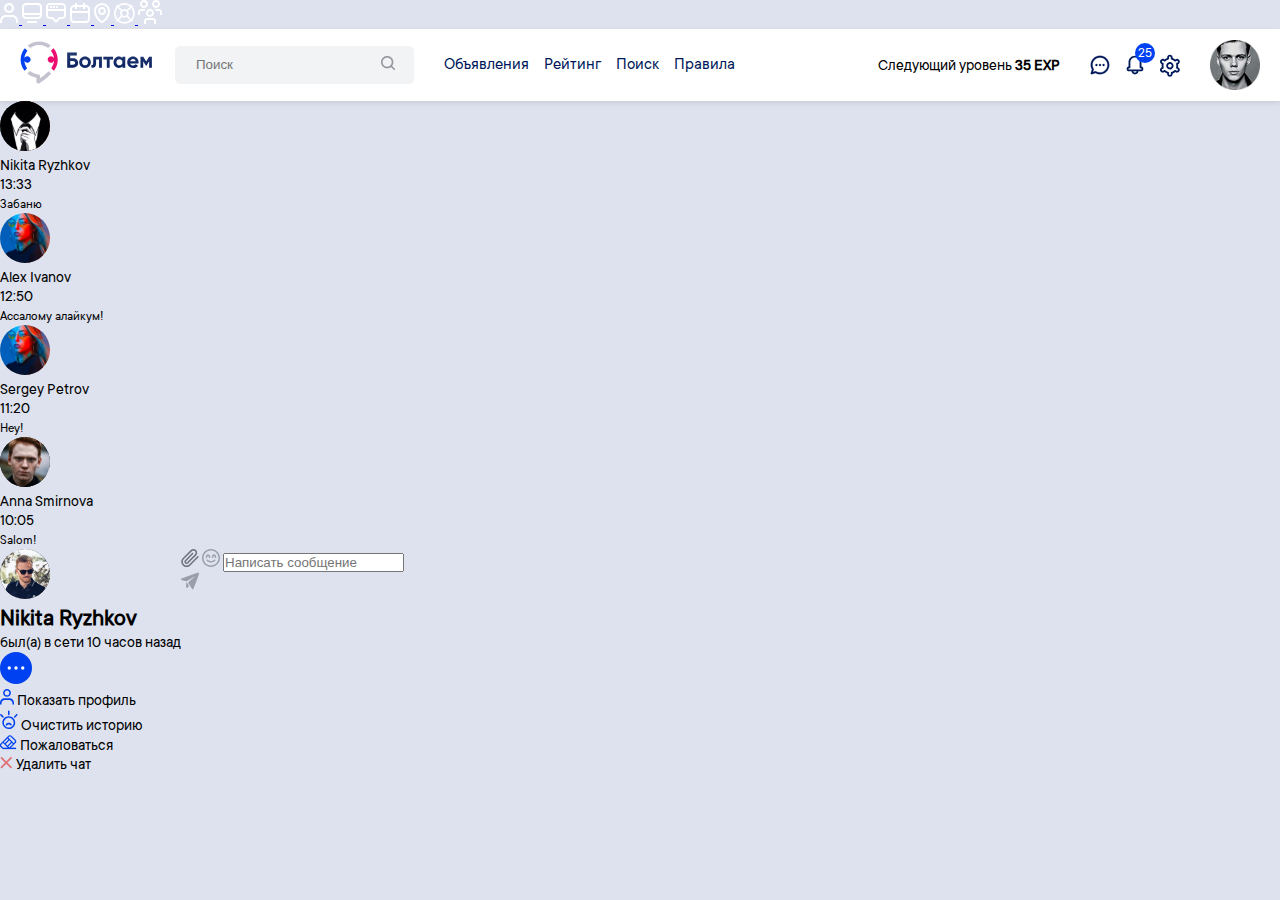
<file: pages/chat.html>
<!DOCTYPE html>
<html lang="en">

<head>
    <meta charset="UTF-8">
    <meta name="viewport" content="width=device-width, initial-scale=1.0">
    <title>Chat</title>
    <link rel="stylesheet" href="..//css/main.css">
</head>

<body>
    <div class="wrapper">
        <!-- Sidebar of website -->
        <aside class="sidebar_wrapper">
            <div class="image_links">
                <a class="image_link" href="https://kun.uz" data-text="Друзья">
                    <img src="../assets/icons/Vector1.svg" alt="Vector">
                </a>
                <a class="image_link" href="#" data-text="Сообщения">
                    <img src="../assets/icons/Frame 27.svg" alt="Frame 27">
                </a>
                <a class="image_link" href="#" data-text="Друзья">
                    <img src="../assets/icons/Frame 29.svg" alt="Frame 29">
                </a>
                <a class="image_link" href="#" data-text="Друзья">
                    <img src="../assets/icons/Frame 30.svg" alt="Frame 30">
                </a>
                <a class="image_link" href="#" data-text="Друзья">
                    <img src="../assets/icons/Frame 31.svg" alt="Frame 31">
                </a>
                <a class="image_link" href="#" data-text="Друзья">
                    <img src="../assets/icons/Frame 33.svg" alt="Frame 33">
                </a>
                <a class="image_link" href="#" data-text="Друзья">
                    <img src="../assets/icons/users-alt 1.svg" alt="Users Alt">
                </a>

            </div>

        </aside>
        <!-- Main Wrapper -->
        <div class="main_wrapper">
            <header class="header">
                <div class="header_left">
                    <a href="#">
                        <img src="../assets/icons/blotem.svg" alt="Logo" class="logo">

                    </a>
                    <div class="search_box">
                        <input type="text" placeholder="Поиск">
                        <button class="search_btn">
                            <img src="../assets/images/search.png" alt="Search">
                        </button>
                    </div>
                    <nav class="nav_links">
                        <a href="#">Объявления</a>
                        <a href="#">Рейтинг</a>
                        <a href="#">Поиск</a>
                        <a href="#">Правила</a>
                    </nav>
                </div>
                <div class="header_right">
                    <div class="progress_container">
                        <span class="progress_label">Следующий уровень <strong>35 EXP</strong></span>
                        <div class="progress_bar">
                            <div class="progress_fill"></div>
                        </div>
                        <div class="progress_value"></div>
                    </div>
                    <div class="icons">
                        <img src="../assets/icons/sms.svg" alt="Notifications">
                        <div class="notification_badge">
                            <img src="../assets/icons/notif.svg" alt="Messages">
                            <div class="badge">
                                <p>25</p>
                            </div>
                        </div>
                        <img src="../assets/icons/settingss.svg" alt="Settings">
                    </div>
                    <div class="user_profile">
                        <!-- <span class="user_name">Иванов</span> -->
                        <div class="dropdown">
                            <div class="dropdown-toggle">
                                <img src="../assets/images/user.png" alt="User Avatar">
                            </div>
                            <div class="dropdown-menu">
                                <p>Иван Иванов</p>
                                <ul>
                                    <li>
                                        <img src="../assets/images/setting.svg" alt="Error">
                                        <a href="#"> Настройки</a>
                                    </li>
                                    <li>
                                        <img src="../assets/images/help.svg" alt="Error">
                                        <a href="#"> Помощь</a>
                                    </li>
                                    <li>
                                        <img src="../assets/images/layer.svg" alt="Error">
                                        <a href="#"> Выйти</a>
                                    </li>
                                </ul>
                            </div>

                        </div>
                    </div>
                </div>
            </header>
            <main class="main">
                <div class="chat-section">
                    <div class="chat-container">
                        <div class="chat-list">
                            <ul id="userList" class="user-list">

                            </ul>
                        </div>
                        <div class="chat-window">
                            <div class="chat-header">
                                <div class="img">
                                    <img src="../assets/icons/Ellipse 7-3.svg" alt="User">
                                </div>
                                <div class="title">
                                    <div class="left">
                                        <h2 id="chatTitle">Nikita Ryzhkov</h2>
                                        <span>был(а) в сети 10 часов назад</span>
                                    </div>
                                    <div class="right">
                                        <img id="menuButton" src="../assets/icons/three_dot.svg" width="32"
                                            alt="Button">
                                        <div id="menu" class="menu">
                                            <div class="triangle">

                                            </div>
                                            <div class="item">
                                                <img src="../assets/icons/m_user.svg" alt="User">
                                                <span>Показать профиль
                                            </div>
                                            <div class="item">
                                                <img src="../assets/icons/m_sun1.svg" alt="User">
                                                <span>Очистить историю
                                                </span>
                                            </div>
                                            <div class="item">
                                                <img src="../assets/icons/m_vector.svg" alt="User">
                                                <span>Пожаловаться</span>
                                            </div>
                                            <div class="hr"></div>
                                            <div class="delete item">
                                                <img src="../assets/icons/m_delete.svg" alt="User">
                                                <span>Удалить чат</span>
                                            </div>
                                        </div>
                                    </div>
                                </div>




                            </div>
                            <div class="chat-messages" id="chatMessages">

                            </div>
                            <div class="chat-input-container">
                                <form action="">
                                    <div class="left">
                                        <label for="" class="label">
                                            <img src="../assets/icons/file_icon.svg" alt="Attach">
                                            <img src="../assets/icons/emoje.svg" alt="Emoji">
                                        </label>
                                        <input type="text" placeholder="Написать сообщение">
                                    </div>
                                    <div class="right">
                                        <img class="send-btn" src="../assets/icons/send.svg" alt="Send">
                                    </div>
                                </form>

                            </div>
                        </div>
                    </div>
                </div>
            </main>
        </div>
        <script src="../js/profile/profile.js"></script>
        <script>
            const menuButton = document.getElementById("menuButton");
            const menu = document.getElementById("menu");
            const menuItems = document.querySelectorAll(".menu .item");
            menuButton.addEventListener("click", function (event) {
                event.stopPropagation();
                menu.style.display = menu.style.display === "block" ? "none" : "block";
            });
            document.addEventListener("click", function (event) {
                if (!menu.contains(event.target) && event.target !== menuButton) {
                    menu.style.display = "none";
                }
            });
            menuItems.forEach(item => {
                item.addEventListener("click", function () {
                    menu.style.display = "none";
                });
            });

            const users = [
    {
        id: 1,
        name: "Nikita Ryzhkov",
        time: "13:33",
        message: "Забаню",
        img: "../assets/icons/Ellipse 7-1.svg",
        messages: [
            { text: "Salom, qalesan?", sender: "received" },
            { text: "Yaxshi, o'zingchi?", sender: "sent" }
        ]
    },
    {
        id: 2,
        name: "Alex Ivanov",
        time: "12:50",
        message: "Ассалому алайкум!",
        img: "../assets/icons/Ellipse 7-2.svg",
        messages: [
            { text: "Salom!", sender: "received" },
            { text: "Qandaysan?", sender: "sent" }
        ]
    },
    {
        id: 3,
        name: "Sergey Petrov",
        time: "11:20",
        message: "Hey!",
        img: "../assets/icons/Ellipse 7-2.svg",
        messages: [
            { text: "Hey, what's up?", sender: "received" },
            { text: "All good!", sender: "sent" }
        ]
    },
    {
        id: 4,
        name: "Anna Smirnova",
        time: "10:05",
        message: "Salom!",
        img: "../assets/icons/Ellipse 7.svg",
        messages: [
            { text: "Salom, qanday?", sender: "received" },
            { text: "Yaxshi, rahmat!", sender: "sent" }
        ]
    }
];

const userList = document.getElementById("userList");
const chatTitle = document.getElementById("chatTitle");
const chatMessages = document.getElementById("chatMessages");
const chatContainer = document.querySelector(".chat-container");
const chatList = document.querySelector(".chat-list");
const chatWindow = document.querySelector(".chat-window");
const backButton = document.createElement("button");

// Orqaga qaytish tugmasi
backButton.textContent = "← Orqaga";
backButton.classList.add("back-btn");
backButton.style.display = "none";
backButton.addEventListener("click", () => {
    chatContainer.classList.remove("chat-active");
    chatList.style.display = "block";
    chatWindow.style.display = "none";
});
chatWindow.prepend(backButton);

function renderUsers() {
    userList.innerHTML = "";
    users.forEach(user => {
        const li = document.createElement("li");
        li.setAttribute("data-user", user.id);
        li.innerHTML = `
            <img src="${user.img}" alt="User">
            <div class="details">
                <div class="detail">
                    <p class="name">${user.name}</p>
                    <span>${user.time}</span>
                </div>
                <div class="detail">
                    <small>${user.message}</small>
                </div>
            </div>
        `;
        li.addEventListener("click", () => loadChat(user));
        userList.appendChild(li);
    });
}

function loadChat(user) {
    chatTitle.textContent = user.name;
    chatMessages.innerHTML = "";
    user.messages.forEach(msg => {
        const div = document.createElement("div");
        div.classList.add("message", msg.sender);
        div.innerHTML = `
            <div class="_div">
                <img src="${user.img}" alt="Avatar">
                <div class="message-content">${msg.text}</div>
            </div>
        `;
        chatMessages.appendChild(div);
    });

    if (window.innerWidth <= 768) {
        chatContainer.classList.add("active");
        chatList.style.display = "none";
        chatWindow.style.display = "flex";
        backButton.style.display = "block";
    }
}
function handleResize() {
    if (window.innerWidth > 768) {
        chatList.style.display = "flex";
        chatWindow.style.display = "flex";
        backButton.style.display = "none";
    } else if (!chatContainer.classList.contains("chat-active")) {
        chatList.style.display = "block";
        chatWindow.style.display = "none";
    }
}

// Resize hodisasini qo‘shish
window.addEventListener("resize", handleResize);

// Boshlang‘ich holatni sozlash
handleResize();
renderUsers();

        </script>
</body>

</html>
</file>
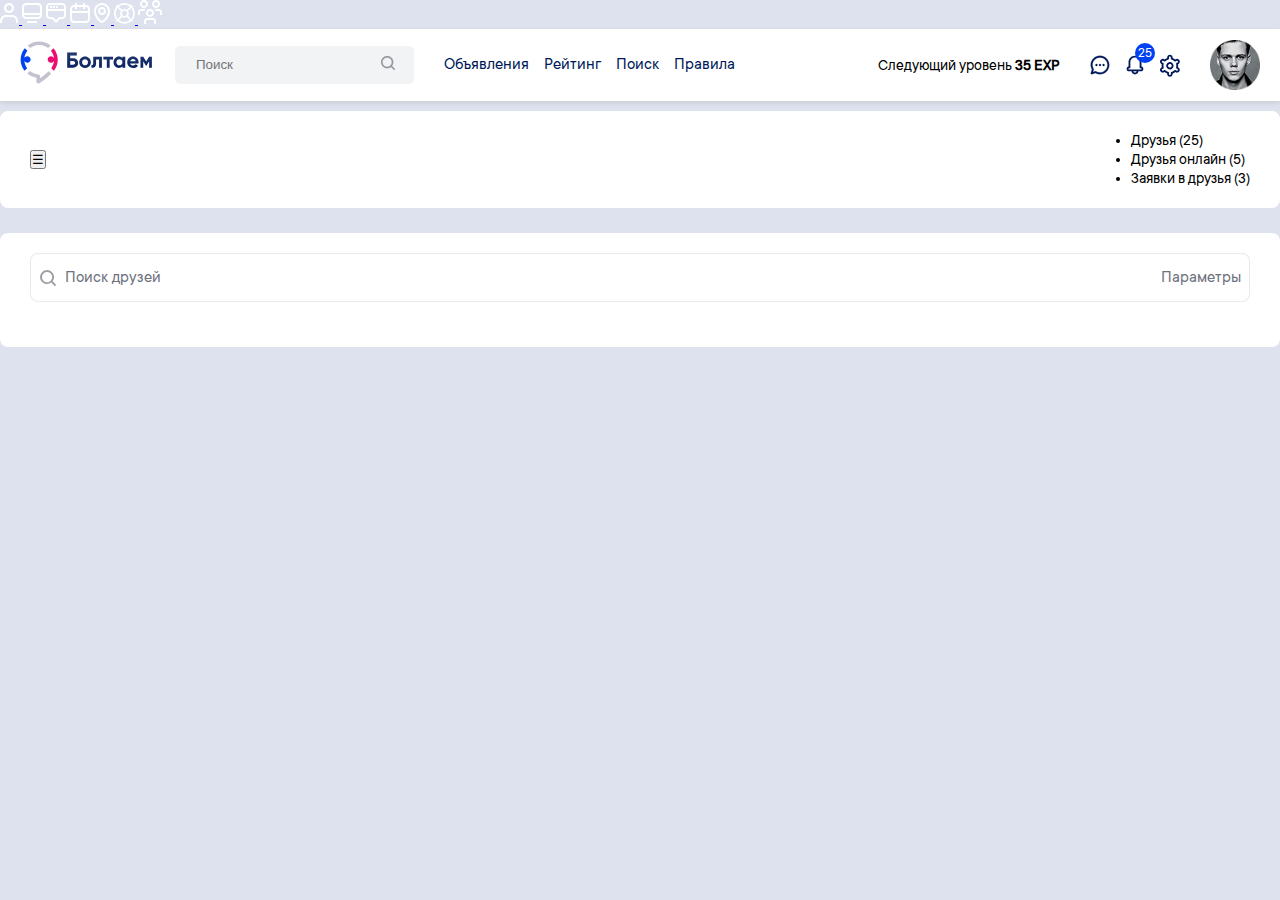
<file: pages/friends.html>
<!DOCTYPE html>
<html lang="en">

<head>
    <meta charset="UTF-8">
    <meta name="viewport" content="width=device-width, initial-scale=1.0">
    <title>Friends</title>
    <link rel="stylesheet" href="../css/main.css">
    <link rel="stylesheet" href="https://cdn.jsdelivr.net/npm/swiper@11/swiper-bundle.min.css">

</head>

<body>
    <div class="wrapper">
        <!-- Sidebar of website -->
        <aside class="sidebar_wrapper">
            <div class="image_links">
                <a class="image_link" href="https://kun.uz" data-text="Друзья">
                    <img src="../assets/icons/Vector1.svg" alt="Vector">
                </a>
                <a class="image_link" href="#" data-text="Сообщения">
                    <img src="../assets/icons/Frame 27.svg" alt="Frame 27">
                </a>
                <a class="image_link" href="#" data-text="Друзья">
                    <img src="../assets/icons/Frame 29.svg" alt="Frame 29">
                </a>
                <a class="image_link" href="#" data-text="Друзья">
                    <img src="../assets/icons/Frame 30.svg" alt="Frame 30">
                </a>
                <a class="image_link" href="#" data-text="Друзья">
                    <img src="../assets/icons/Frame 31.svg" alt="Frame 31">
                </a>
                <a class="image_link" href="#" data-text="Друзья">
                    <img src="../assets/icons/Frame 33.svg" alt="Frame 33">
                </a>
                <a class="image_link" href="#" data-text="Друзья">
                    <img src="../assets/icons/users-alt 1.svg" alt="Users Alt">
                </a>

            </div>

        </aside>
        <!-- Main Wrapper -->
        <div class="main_wrapper">
            <header class="header">
                <div class="header_left">
                    <a href="#">
                        <img src="../assets/icons/blotem.svg" alt="Logo" class="logo">

                    </a>
                    <div class="search_box">
                        <input type="text" placeholder="Поиск">
                        <button class="search_btn">
                            <img src="../assets/images/search.png" alt="Search">
                        </button>
                    </div>
                    <nav class="nav_links">
                        <a href="#">Объявления</a>
                        <a href="#">Рейтинг</a>
                        <a href="#">Поиск</a>
                        <a href="#">Правила</a>
                    </nav>
                </div>
                <div class="header_right">
                    <div class="progress_container">
                        <span class="progress_label">Следующий уровень <strong>35 EXP</strong></span>
                        <div class="progress_bar">
                            <div class="progress_fill"></div>
                        </div>
                        <div class="progress_value"></div>
                    </div>
                    <div class="icons">
                        <img src="../assets/icons/sms.svg" alt="Notifications">
                        <div class="notification_badge">
                            <img src="../assets/icons/notif.svg" alt="Messages">
                            <div class="badge">
                                <p>25</p>
                            </div>
                        </div>
                        <img src="../assets/icons/settingss.svg" alt="Settings">
                    </div>
                    <div class="user_profile">
                        <!-- <span class="user_name">Иванов</span> -->
                        <div class="dropdown">
                            <div class="dropdown-toggle">
                                <img src="../assets/images/user.png" alt="User Avatar">
                            </div>
                            <div class="dropdown-menu">
                                <p>Иван Иванов</p>
                                <ul>
                                    <li>
                                        <img src="../assets/images/setting.svg" alt="Error">
                                        <a href="#"> Настройки</a>
                                    </li>
                                    <li>
                                        <img src="../assets/images/help.svg" alt="Error">
                                        <a href="#"> Помощь</a>
                                    </li>
                                    <li>
                                        <img src="../assets/images/layer.svg" alt="Error">
                                        <a href="#"> Выйти</a>
                                    </li>
                                </ul>
                            </div>

                        </div>
                    </div>
                </div>
            </header>
            <main class="main">
                <section class="location friends_section">
                    <div class="container">
                        <div class="profile-menus">
                            <button class="menu-toggle-links">&#9776;</button>
                            <ul class="tabs">
                                <li class="active">Друзья (25)</li>
                                <li>Друзья онлайн (5) </li>
                                <li>Заявки в друзья (3)</li>
                            </ul>
                            <!-- <div class="social-icons">

                                <a href="">
                                    <img src="../assets/images/youtube.svg" alt="wk">
                                </a>
                                <a href="">
                                    <img src="../assets/images/wk.svg" alt="wk">
                                </a>
                            </div> -->
                        </div>
                        <div class="main_friend">
                            <div class="search-container">
                                <img style="cursor: pointer;" width="18" src="../assets/images/search_icon.svg"
                                    alt="Search icon">
                                <input type="text" placeholder="Поиск друзей" class="search-input" />
                                <span class="search-options">Параметры</span>
                            </div>
                            <div class="friends_">
                                <div class="card">
                                    <div class="img">
                                        <img src="../assets/images/sub_photo_friend1.svg" alt="User Avatar"
                                            class="avatar">
                                        <div class="badge">
                                            9
                                        </div>
                                    </div>
                                    <div class="info">
                                        <div class="info-item">
                                            <h3>Иван Петров</h3>
                                            <p class="status online">сейчас в сети</p>
                                        </div>
                                        <div class="btn-group">
                                            <div class="sms">
                                                <img src="../assets/images/sms.svg" alt="">
                                            </div>
                                            <div class="menu-button">
                                                <div class="dots"></div>
                                                <div class="dots"></div>
                                                <div class="dots"></div>

                                            </div>
                                        </div>
                                    </div>
                                </div>

                                <div class="card">
                                    <div class="img">
                                        <img src="../assets/images/sub_photo_friend2.svg" alt="User Avatar"
                                            class="avatar">
                                        <div class="badge">
                                            9
                                        </div>
                                    </div>
                                    <div class="info">
                                        <div class="info-item">
                                            <h3>Иван Петров</h3>
                                            <p class="status online">сейчас в сети</p>
                                        </div>
                                        <div class="btn-group">
                                            <div class="sms">
                                                <img src="../assets/images/sms.svg" alt="">
                                            </div>
                                            <div class="menu-button">
                                                <div class="dots"></div>
                                                <div class="dots"></div>
                                                <div class="dots"></div>

                                            </div>
                                        </div>
                                    </div>

                                </div>

                                <div class="card">
                                    <div class="img">
                                        <img src="../assets/images/sub_photo_friend3.svg" alt="User Avatar"
                                            class="avatar">
                                        <div class="badge">
                                            9
                                        </div>
                                    </div>
                                    <div class="info">
                                        <div class="info-item">
                                            <h3>Иван Петров</h3>
                                            <p class="status online">сейчас в сети</p>
                                        </div>
                                        <div class="btn-group">
                                            <div class="sms">
                                                <img src="../assets/images/sms.svg" alt="">
                                            </div>
                                            <div class="menu-button">
                                                <div class="dots"></div>
                                                <div class="dots"></div>
                                                <div class="dots"></div>

                                            </div>
                                        </div>
                                    </div>
                                </div>

                                <div class="card">
                                    <div class="img">
                                        <img src="../assets/images/sub_photo_friend4.svg" alt="User Avatar"
                                            class="avatar">
                                        <div class="badge">
                                            9
                                        </div>
                                    </div>
                                    <div class="info">
                                        <div class="info-item">
                                            <h3>Иван Петров</h3>
                                            <p class="status online">сейчас в сети</p>
                                        </div>
                                        <div class="btn-group">
                                            <div class="sms">
                                                <img src="../assets/images/sms.svg" alt="">
                                            </div>
                                            <div class="menu-button">
                                                <div class="dots"></div>
                                                <div class="dots"></div>
                                                <div class="dots"></div>

                                            </div>
                                        </div>
                                    </div>
                                </div>

                                <div class="card">
                                    <div class="img">
                                        <img src="../assets/images/sub_photo_friend5.svg" alt="User Avatar"
                                            class="avatar">
                                        <div class="badge">
                                            9
                                        </div>
                                    </div>
                                    <div class="info">
                                        <div class="info-item">
                                            <h3>Иван Петров</h3>
                                            <p class="status online">сейчас в сети</p>
                                        </div>
                                        <div class="btn-group">
                                            <div class="sms">
                                                <img src="../assets/images/sms.svg" alt="">
                                            </div>
                                            <div class="menu-button">
                                                <div class="dots"></div>
                                                <div class="dots"></div>
                                                <div class="dots"></div>

                                            </div>
                                        </div>

                                    </div>
                                </div>
                            </div>
                        </div>
                </section>
            </main>
        </div>
        <script src="../js/profile/profile.js"></script>
        <script>
            document.addEventListener("DOMContentLoaded", function () {
                const swiper = new Swiper('.ads', {
                    loop: true,
                    grabCursor: true,
                    spaceBetween: 20,
                    pagination: {
                        el: '.swiper-pagination',
                        clickable: true,
                        dynamicBullets: true
                    },
                    navigation: {
                        nextEl: '.swiper-button-next',
                        prevEl: '.swiper-button-prev',
                    },
                    breakpoints: {
                        0: {
                            slidesPerView: 1,
                            spaceBetween: 10,
                        },
                        768: {
                            slidesPerView: 2
                        },
                        1024: {
                            slidesPerView: 3
                        }
                    }
                });
            });
        </script>

        <script src="https://cdn.jsdelivr.net/npm/swiper@11/swiper-bundle.min.js"></script>
</body>

</html>
</file>
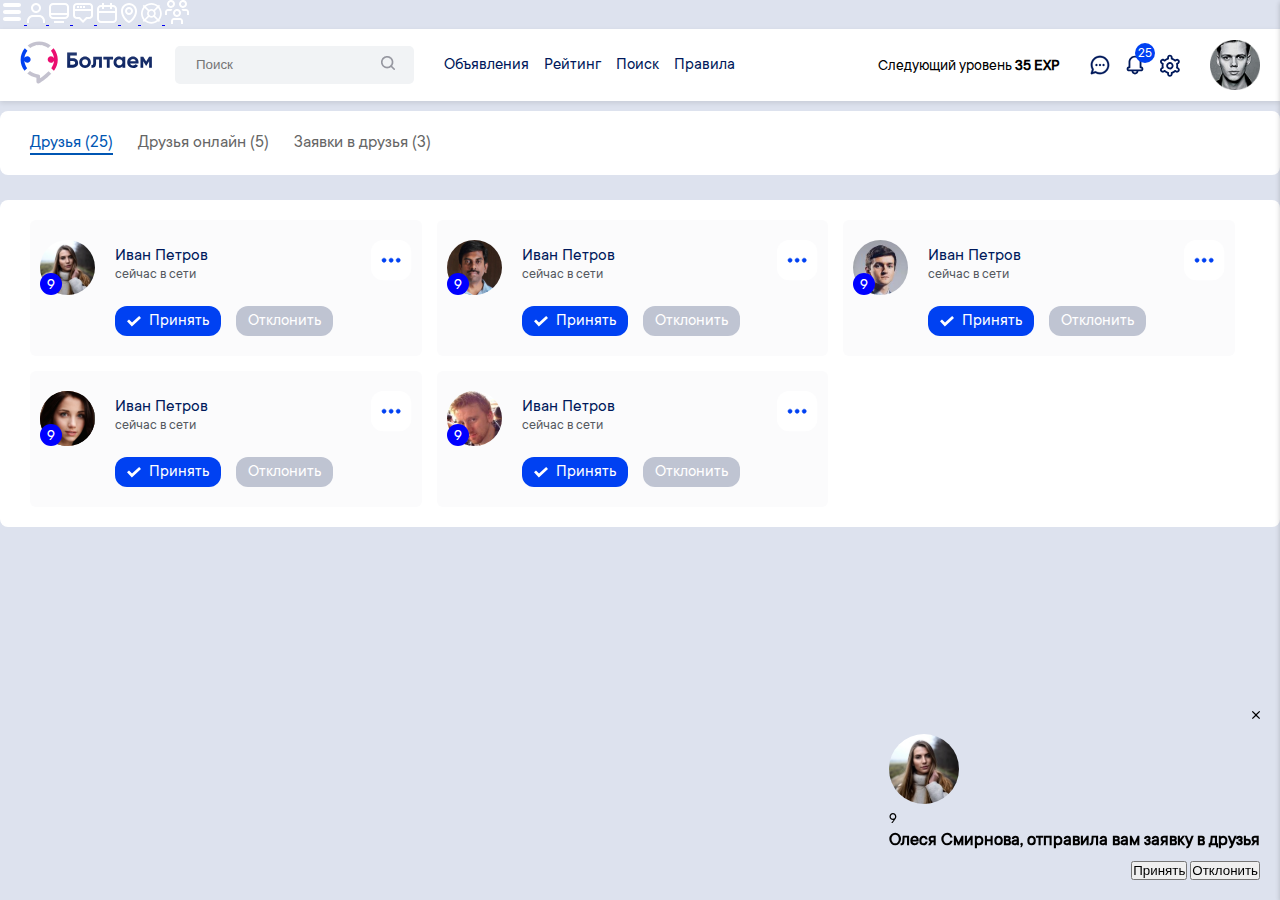
<file: pages/friends_request.html>
<!DOCTYPE html>
<html lang="en">

<head>
    <meta charset="UTF-8">
    <meta name="viewport" content="width=device-width, initial-scale=1.0">
    <title>Friends Requests</title>
    <link rel="stylesheet" href="../css/main.css">
    <link rel="stylesheet" href="https://cdn.jsdelivr.net/npm/swiper@11/swiper-bundle.min.css">

</head>

<body>
    <div class="wrapper">
        <!-- Sidebar of website -->
        <aside class="sidebar_wrapper">
            <div class="image_links">
                <a class="menu-btn1 image_link" href="#">
                    <img src="../assets/icons/gamburger.svg" alt="Gamburger">
                </a>
                <a class="image_link" href="#" data-text="Друзья">
                    <img src="../assets/icons/Vector1.svg" alt="Vector">
                </a>
                <a class="image_link" href="#" data-text="Сообщения">
                    <img src="../assets/icons/Frame 27.svg" alt="Frame 27">
                </a>
                <a class="image_link" href="#" data-text="Друзья">
                    <img src="../assets/icons/Frame 29.svg" alt="Frame 29">
                </a>
                <a class="image_link" href="#" data-text="Друзья">
                    <img src="../assets/icons/Frame 30.svg" alt="Frame 30">
                </a>
                <a class="image_link" href="#" data-text="Друзья">
                    <img src="../assets/icons/Frame 31.svg" alt="Frame 31">
                </a>
                <a class="image_link" href="#" data-text="Друзья">
                    <img src="../assets/icons/Frame 33.svg" alt="Frame 33">
                </a>
                <a class="image_link" href="#" data-text="Друзья">
                    <img src="../assets/icons/users-alt 1.svg" alt="Users Alt">
                </a>

            </div>

        </aside>
        <!-- Main Wrapper -->
        <div class="main_wrapper">
            <header class="header">
                <div class="header_left">
                    <a href="#">
                        <img src="../assets/icons/blotem.svg" alt="Logo" class="logo">

                    </a>
                    <div class="search_box">
                        <input type="text" placeholder="Поиск">
                        <button class="search_btn">
                            <img src="../assets/images/search.png" alt="Search">
                        </button>
                    </div>
                    <nav class="nav_links">
                        <a href="#">Объявления</a>
                        <a href="#">Рейтинг</a>
                        <a href="#">Поиск</a>
                        <a href="#">Правила</a>
                    </nav>
                </div>
                <div class="header_right">
                    <div class="progress_container">
                        <span class="progress_label">Следующий уровень <strong>35 EXP</strong></span>
                        <div class="progress_bar">
                            <div class="progress_fill"></div>
                        </div>
                        <div class="progress_value"></div>
                    </div>
                    <div class="icons">
                        <img class="sms-button" src="../assets/icons/sms.svg" alt="Notifications">
                        <div class="notification_badge icons_">
                            <img src="../assets/icons/notif.svg" alt="Messages">
                            <div class="badge">
                                <p>25</p>
                            </div>
                        </div>
                        <img id="openAuth" src="../assets/icons/settingss.svg" alt="Settings">
                    </div>
                    <div class="user_profile">
                        <!-- <span class="user_name">Иванов</span> -->
                        <div class="dropdown">
                            <div class="dropdown-toggle">
                                <img src="../assets/images/user.png" alt="User Avatar">
                            </div>
                            <div class="dropdown-menu">
                                <p>Иван Иванов</p>
                                <ul>
                                    <li>
                                        <img src="../assets/images/setting.svg" alt="Error">
                                        <a href="#"> Настройки</a>
                                    </li>
                                    <li>
                                        <img src="../assets/images/help.svg" alt="Error">
                                        <a href="#"> Помощь</a>
                                    </li>
                                    <li>
                                        <img src="../assets/images/layer.svg" alt="Error">
                                        <a href="#"> Выйти</a>
                                    </li>
                                </ul>
                            </div>

                        </div>
                    </div>
                </div>
                <div class="toast-container">
                    <div class="close-btn">
                        <img src="../assets/images/close-btn.svg" alt="Close btn">
                    </div>
                    <div class="card">
                        <div class="img">
                            <img src="../assets/images/sub_photo_friend1.svg" alt="User Avatar" class="avatar">
                            <div class="badge">
                                9
                            </div>
                        </div>
                        <div class="info">
                            <div class="info-item">
                                <h3>
                                    <span>Олеся Смирнова,</span> отправила вам заявку в друзья
                                </h3>

                            </div>

                        </div>
                    </div>
                    <div class="btn-group">
                        <button>
                            Принять
                        </button>
                        <button>
                            Отклонить
                        </button>
                    </div>
                </div>
                <div class="settings">
                    <div class="head-text">
                        <p>Ометить всё как прочитанное</p>
                        <h3>Настройки</h3>
                    </div>
                    <div class="cards">
                        <div class="card">
                            <div class="img">
                                <img src="../assets/images/sub_photo_friend1.svg" alt="User Avatar" class="avatar">
                                <div class="badge">
                                    9
                                </div>
                            </div>
                            <div class="info">
                                <div class="info-item">
                                    <h3>
                                        <span>Олеся Смирнова,</span> отправила вам заявку в друзья
                                    </h3>
                                    <p>7 минуты назад</p>
                                </div>

                            </div>
                        </div>
                        <div class="card">
                            <div class="img">
                                <img src="../assets/images/sub_photo_friend1.svg" alt="User Avatar" class="avatar">
                                <div class="badge">
                                    9
                                </div>
                            </div>
                            <div class="info">
                                <div class="info-item">
                                    <h3>
                                        <span>Олеся Смирнова,</span> отправила вам заявку в друзья
                                    </h3>
                                    <p>7 минуты назад</p>
                                </div>

                            </div>
                        </div>
                    </div>
                    <div class="text">
                        <a>Показать все уведомления</a>
                    </div>
                </div>
                <div class="menu-hidden">
                    <a href="#">Объявления</a>
                    <a href="#">Рейтинг</a>
                    <a href="#">Поиск</a>
                    <a href="#">Правила</a>
                </div>
                <div class="message-content-sms">
                    <div class="close-btn" id="close-btn">
                        <img src="../assets/images/close-btn.svg" alt="Close btn">
                    </div>
                    <div class="card">
                        <div class="img">
                            <img src="../assets/images/sub_photo_friend1.svg" alt="User Avatar" class="avatar">
                            <div class="badge">
                                9
                            </div>
                        </div>
                        <div class="info">
                            <div class="info-item">
                                <h3>
                                    <span>Олеся Смирнова</span>
                                </h3>
                                <p>Товарищи! Дальнейшее развитие различных форм деятельности играет важную роль в
                                    формировании соответствующий условий ...</p>
                                <div class="footer-sms">
                                    <a class="otvetit-button" href="#">Ответить</a>
                                    <span>8:41</span>
                                </div>
                            </div>


                        </div>
                    </div>

                </div>
                <div class="modal chat-open" id="otvetitModal" style="display: none;">
                    <div class="chat-section">
                        <div class="chat-container">
                            <div class="chat-list">
                                <ul id="userList" class="user-list">

                                </ul>
                            </div>
                            <div class="chat-window">
                                <div class="chat-header">
                                    <div class="img" style="display: flex; align-items: center;">
                                        <img class="right_btn" style="width: 14px; margin-right: 5px; display: none;"
                                            src="../assets/icons/right.svg" alt="left" />
                                        <img src="../assets/icons/Ellipse 7-3.svg" alt="User">
                                    </div>
                                    <div class="title">
                                        <div class="left">
                                            <h2 id="chatTitle">Nikita Ryzhkov</h2>
                                            <span>был(а) в сети 10 часов назад</span>
                                        </div>
                                        <div class="right" style="display: flex; align-items: center; gap: 10px;">
                                            <svg width="38" height="38" viewBox="0 0 38 38" fill="none"
                                                xmlns="http://www.w3.org/2000/svg">
                                                <circle cx="19" cy="19" r="19" fill="#F6F7F9" />
                                                <circle cx="11" cy="19" r="2" fill="#0041F2" />
                                                <circle cx="19" cy="19" r="2" fill="#0041F2" />
                                                <circle cx="27" cy="19" r="2" fill="#0041F2" />
                                            </svg>


                                            <svg class="close-modal" width="38" height="38" viewBox="0 0 38 38"
                                                fill="none" xmlns="http://www.w3.org/2000/svg">
                                                <circle cx="19" cy="19" r="19" fill="#F6F7F9" />
                                                <g opacity="0.5" clip-path="url(#clip0_33_7596)">
                                                    <path
                                                        d="M19.8811 18.9997L22.8722 16.0085C22.9545 15.9262 22.9999 15.8163 23 15.6992C23 15.582 22.9546 15.472 22.8722 15.3898L22.6101 15.1277C22.5277 15.0452 22.4178 15 22.3006 15C22.1835 15 22.0736 15.0452 21.9912 15.1277L19.0001 18.1188L16.0089 15.1277C15.9266 15.0452 15.8167 15 15.6995 15C15.5824 15 15.4725 15.0452 15.3902 15.1277L15.128 15.3898C14.9573 15.5605 14.9573 15.838 15.128 16.0085L18.1192 18.9997L15.128 21.9908C15.0457 22.0733 15.0003 22.1832 15.0003 22.3003C15.0003 22.4174 15.0457 22.5273 15.128 22.6097L15.3902 22.8717C15.4725 22.9542 15.5824 22.9995 15.6994 22.9995C15.8167 22.9995 15.9266 22.9542 16.0088 22.8717L19.0001 19.8807L21.9912 22.8717C22.0736 22.9542 22.1834 22.9995 22.3005 22.9995H22.3006C22.4178 22.9995 22.5276 22.9542 22.61 22.8717L22.8721 22.6097C22.9544 22.5273 22.9998 22.4174 22.9998 22.3003C22.9998 22.1832 22.9544 22.0733 22.8721 21.9909L19.8811 18.9997Z"
                                                        fill="black" />
                                                </g>
                                                <defs>
                                                    <clipPath id="clip0_33_7596">
                                                        <rect width="8" height="8" fill="white"
                                                            transform="translate(15 15)" />
                                                    </clipPath>
                                                </defs>
                                            </svg>


                                            <div id="menu" class="menu">
                                                <div class="triangle">

                                                </div>
                                                <div class="item">
                                                    <img src="../assets/icons/m_user.svg" alt="User">
                                                    <span>Показать профиль
                                                </div>
                                                <div class="item">
                                                    <img src="../assets/icons/m_sun1.svg" alt="User">
                                                    <span>Очистить историю
                                                    </span>
                                                </div>
                                                <div class="item">
                                                    <img src="../assets/icons/m_vector.svg" alt="User">
                                                    <span>Пожаловаться</span>
                                                </div>
                                                <div class="hr"></div>
                                                <div class="delete item">
                                                    <img src="../assets/icons/m_delete.svg" alt="User">
                                                    <span>Удалить чат</span>
                                                </div>
                                            </div>
                                        </div>
                                    </div>
                                </div>
                                <div class="chat-messages" id="chatMessages">

                                </div>
                                <div class="chat-input-container">
                                    <form action="">
                                        <div class="left">
                                            <label for="" class="label">
                                                <img src="../assets/icons/file_icon.svg" alt="Attach">
                                                <img src="../assets/icons/emoje.svg" alt="Emoji">
                                            </label>
                                            <input type="text" placeholder="Написать сообщение">
                                        </div>
                                        <div class="right">
                                            <img class="send-btn" src="../assets/icons/send.svg" alt="Send">
                                        </div>
                                    </form>

                                </div>
                            </div>
                        </div>
                    </div>
                </div>
                <div class="popup" id="authPopup">
                    <div class="popup-content">
                        <div class="head-popup">
                            <h2>Войти в свой профиль</h2>
                            <div class="close close-popup">
                                <svg width="8" height="8" viewBox="0 0 8 8" fill="none"
                                    xmlns="http://www.w3.org/2000/svg">
                                    <path
                                        d="M4.88111 4.00023L7.8722 1.00901C7.95447 0.926667 7.99987 0.816813 8 0.699675C8 0.582472 7.9546 0.472488 7.8722 0.390277L7.61008 0.128228C7.52767 0.0456915 7.41782 0.000488281 7.30055 0.000488281C7.18348 0.000488281 7.07363 0.0456915 6.99122 0.128228L4.00013 3.11925L1.00891 0.128228C0.926634 0.0456915 0.816715 0.000488281 0.699512 0.000488281C0.582439 0.000488281 0.47252 0.0456915 0.390244 0.128228L0.128 0.390277C-0.0426667 0.560944 -0.0426667 0.838537 0.128 1.00901L3.11915 4.00023L0.128 6.99132C0.0456585 7.07379 0.000325203 7.18364 0.000325203 7.30078C0.000325203 7.41792 0.0456585 7.52777 0.128 7.61018L0.390179 7.87223C0.472455 7.9547 0.582439 7.99997 0.699447 7.99997C0.81665 7.99997 0.926569 7.9547 1.00885 7.87223L4.00006 4.88114L6.99115 7.87223C7.07356 7.9547 7.18341 7.99997 7.30049 7.99997H7.30062C7.41776 7.99997 7.52761 7.9547 7.61002 7.87223L7.87213 7.61018C7.95441 7.52784 7.9998 7.41792 7.9998 7.30078C7.9998 7.18364 7.95441 7.07379 7.87213 6.99138L4.88111 4.00023Z"
                                        fill="black" />
                                </svg>

                            </div>
                        </div>
                        <div class="body-popup">
                            <div class="login-with">
                                <p>Войти через:</p>
                                <div>
                                    <svg width="17" height="10" viewBox="0 0 17 10" fill="none"
                                        xmlns="http://www.w3.org/2000/svg">
                                        <path
                                            d="M8.72 9.99C3.25 9.99 0.13 6.24 0 0H2.74C2.83 4.58 4.85 6.52 6.45 6.92V0H9.03V3.95C10.61 3.78 12.27 1.98 12.83 0H15.41C15.199 1.02688 14.7783 1.99918 14.1744 2.85607C13.5704 3.71296 12.7962 4.43601 11.9 4.98C12.9003 5.47706 13.7839 6.1806 14.4923 7.0442C15.2008 7.90779 15.7181 8.91181 16.01 9.99H13.17C12.9079 9.05352 12.3753 8.21521 11.6388 7.58014C10.9024 6.94508 9.99484 6.54151 9.03 6.42V9.99H8.72Z"
                                            fill="#0077FF" />
                                    </svg>

                                </div>
                                <div>
                                    <svg width="12" height="20" viewBox="0 0 12 20" fill="none"
                                        xmlns="http://www.w3.org/2000/svg">
                                        <path
                                            d="M5.01706 14.0871C3.46615 13.9253 2.06797 13.5416 0.871603 12.6071C0.722512 12.4907 0.569785 12.378 0.433421 12.2435C-0.0902151 11.7398 -0.142942 11.1635 0.271603 10.5707C0.626149 10.0616 1.22069 9.92528 1.84069 10.218C1.95976 10.2783 2.07403 10.3476 2.18251 10.4253C3.29118 11.1788 4.598 11.5874 5.93842 11.5997C7.27884 11.612 8.59294 11.2274 9.71524 10.4944C9.92969 10.3206 10.1771 10.1919 10.4425 10.1162C10.6893 10.0432 10.9535 10.0554 11.1926 10.1507C11.4317 10.246 11.6318 10.4189 11.7607 10.6416C12.088 11.1762 12.0843 11.6962 11.6807 12.1107C11.062 12.7365 10.3143 13.2198 9.48979 13.5271C8.68703 13.8155 7.85153 14.003 7.00251 14.0853C7.12979 14.2253 7.18433 14.2926 7.2716 14.3726C8.42251 15.5307 9.57888 16.6835 10.7261 17.8435C10.9089 18.0096 11.0329 18.2306 11.0794 18.4732C11.126 18.7158 11.0926 18.9669 10.9843 19.1889C10.874 19.4323 10.6945 19.6377 10.4682 19.7797C10.2418 19.9216 9.97869 19.9938 9.7116 19.9871C9.39915 19.9563 9.11 19.8082 8.90251 19.5726C8.03342 18.698 7.14797 17.8398 6.29706 16.9489C6.04978 16.6907 5.93342 16.7398 5.7116 16.9635C4.83706 17.8726 3.94797 18.7507 3.05524 19.6307C2.88949 19.8145 2.66739 19.9379 2.42385 19.9817C2.18032 20.0254 1.92914 19.9871 1.70979 19.8726C1.47212 19.7616 1.27157 19.5843 1.13224 19.3621C0.992898 19.1398 0.920704 18.8821 0.924331 18.6198C0.950578 18.2957 1.10184 17.9945 1.34615 17.7798C2.48797 16.6416 3.62615 15.5029 4.76069 14.3635C4.83706 14.2853 4.90978 14.2035 5.01706 14.0871Z"
                                            fill="#F96600" />
                                        <path
                                            d="M5.96199 10.1236C4.95935 10.1177 3.98103 9.81422 3.15111 9.25159C2.32119 8.68895 1.67706 7.89252 1.30041 6.96329C0.923759 6.03406 0.831562 5.01391 1.03551 4.03221C1.23946 3.05051 1.73036 2.1515 2.44596 1.44919C3.16157 0.746875 4.06962 0.272907 5.05497 0.0873955C6.04032 -0.098116 7.05857 0.0131865 7.98057 0.407186C8.90258 0.801186 9.6868 1.46013 10.2338 2.30045C10.7808 3.14078 11.0659 4.12461 11.0529 5.12719C11.0347 6.46304 10.4895 7.73761 9.53601 8.6734C8.58252 9.60918 7.29795 10.1304 5.96199 10.1236ZM8.47654 5.05628C8.47509 4.5662 8.32826 4.08756 8.05463 3.68098C7.781 3.27439 7.39289 2.95814 6.93942 2.77226C6.48595 2.58638 5.98752 2.53923 5.50725 2.63679C5.02697 2.73435 4.58644 2.97222 4.24143 3.32028C3.89641 3.66835 3.66244 4.11097 3.56913 4.59209C3.47581 5.07321 3.52735 5.5712 3.71723 6.02301C3.9071 6.47482 4.22676 6.86013 4.63575 7.13016C5.04473 7.40019 5.52464 7.54279 6.01472 7.53992C6.33965 7.53921 6.66124 7.47432 6.96102 7.34898C7.26081 7.22365 7.53288 7.04033 7.76163 6.80956C7.99037 6.57879 8.17128 6.30511 8.29396 6.00423C8.41665 5.70335 8.4787 5.3812 8.47654 5.05628Z"
                                            fill="#F96600" />
                                    </svg>

                                </div>
                            </div>
                            <form action="">
                                <div class="input-group">
                                    <input class="input" type="text" placeholder="Логин или E-Mail">
                                    <input class="input" type="password" placeholder="Пароль">
                                </div>
                                <div class="login-options">
                                    <a href="#">Забыли пароль?</a>
                                    <a href="#" id="openRegFromAuth">Регистрация</a>
                                </div>
                                <div class="login-btn">
                                    <button id="authSubmit" class="login-button">Войти</button>
                                    <label class="remember-me">
                                        <input type="checkbox" checked>
                                        <span> Запомнить меня</span>
                                    </label>
                                </div>
                            </form>
                        </div>
                    </div>

                </div>

                <div class="popup" id="regPopup">
                    <div id="regStep1" class="popup-content">
                        <div class="head-popup">
                            <h2>
                                <span>
                                    Регистрация
                                </span>
                                <svg width="19" height="16" viewBox="0 0 9 16" fill="none"
                                    xmlns="http://www.w3.org/2000/svg">
                                    <path opacity="0.2" d="M1 14.5L7.5 8L1 1.5" stroke="#00195B" stroke-width="2" />
                                </svg>
                                <span>
                                    Шаг 1 из 3
                                </span>

                            </h2>
                            <div class="close close-popup">
                                <svg width="8" height="8" viewBox="0 0 8 8" fill="none"
                                    xmlns="http://www.w3.org/2000/svg">
                                    <path
                                        d="M4.88111 4.00023L7.8722 1.00901C7.95447 0.926667 7.99987 0.816813 8 0.699675C8 0.582472 7.9546 0.472488 7.8722 0.390277L7.61008 0.128228C7.52767 0.0456915 7.41782 0.000488281 7.30055 0.000488281C7.18348 0.000488281 7.07363 0.0456915 6.99122 0.128228L4.00013 3.11925L1.00891 0.128228C0.926634 0.0456915 0.816715 0.000488281 0.699512 0.000488281C0.582439 0.000488281 0.47252 0.0456915 0.390244 0.128228L0.128 0.390277C-0.0426667 0.560944 -0.0426667 0.838537 0.128 1.00901L3.11915 4.00023L0.128 6.99132C0.0456585 7.07379 0.000325203 7.18364 0.000325203 7.30078C0.000325203 7.41792 0.0456585 7.52777 0.128 7.61018L0.390179 7.87223C0.472455 7.9547 0.582439 7.99997 0.699447 7.99997C0.81665 7.99997 0.926569 7.9547 1.00885 7.87223L4.00006 4.88114L6.99115 7.87223C7.07356 7.9547 7.18341 7.99997 7.30049 7.99997H7.30062C7.41776 7.99997 7.52761 7.9547 7.61002 7.87223L7.87213 7.61018C7.95441 7.52784 7.9998 7.41792 7.9998 7.30078C7.9998 7.18364 7.95441 7.07379 7.87213 6.99138L4.88111 4.00023Z"
                                        fill="black" />
                                </svg>

                            </div>
                        </div>
                        <div class="body-popup">
                            <div class="login-with">
                                <p>Войти через:</p>
                                <div>
                                    <svg width="17" height="10" viewBox="0 0 17 10" fill="none"
                                        xmlns="http://www.w3.org/2000/svg">
                                        <path
                                            d="M8.72 9.99C3.25 9.99 0.13 6.24 0 0H2.74C2.83 4.58 4.85 6.52 6.45 6.92V0H9.03V3.95C10.61 3.78 12.27 1.98 12.83 0H15.41C15.199 1.02688 14.7783 1.99918 14.1744 2.85607C13.5704 3.71296 12.7962 4.43601 11.9 4.98C12.9003 5.47706 13.7839 6.1806 14.4923 7.0442C15.2008 7.90779 15.7181 8.91181 16.01 9.99H13.17C12.9079 9.05352 12.3753 8.21521 11.6388 7.58014C10.9024 6.94508 9.99484 6.54151 9.03 6.42V9.99H8.72Z"
                                            fill="#0077FF" />
                                    </svg>

                                </div>
                                <div>
                                    <svg width="12" height="20" viewBox="0 0 12 20" fill="none"
                                        xmlns="http://www.w3.org/2000/svg">
                                        <path
                                            d="M5.01706 14.0871C3.46615 13.9253 2.06797 13.5416 0.871603 12.6071C0.722512 12.4907 0.569785 12.378 0.433421 12.2435C-0.0902151 11.7398 -0.142942 11.1635 0.271603 10.5707C0.626149 10.0616 1.22069 9.92528 1.84069 10.218C1.95976 10.2783 2.07403 10.3476 2.18251 10.4253C3.29118 11.1788 4.598 11.5874 5.93842 11.5997C7.27884 11.612 8.59294 11.2274 9.71524 10.4944C9.92969 10.3206 10.1771 10.1919 10.4425 10.1162C10.6893 10.0432 10.9535 10.0554 11.1926 10.1507C11.4317 10.246 11.6318 10.4189 11.7607 10.6416C12.088 11.1762 12.0843 11.6962 11.6807 12.1107C11.062 12.7365 10.3143 13.2198 9.48979 13.5271C8.68703 13.8155 7.85153 14.003 7.00251 14.0853C7.12979 14.2253 7.18433 14.2926 7.2716 14.3726C8.42251 15.5307 9.57888 16.6835 10.7261 17.8435C10.9089 18.0096 11.0329 18.2306 11.0794 18.4732C11.126 18.7158 11.0926 18.9669 10.9843 19.1889C10.874 19.4323 10.6945 19.6377 10.4682 19.7797C10.2418 19.9216 9.97869 19.9938 9.7116 19.9871C9.39915 19.9563 9.11 19.8082 8.90251 19.5726C8.03342 18.698 7.14797 17.8398 6.29706 16.9489C6.04978 16.6907 5.93342 16.7398 5.7116 16.9635C4.83706 17.8726 3.94797 18.7507 3.05524 19.6307C2.88949 19.8145 2.66739 19.9379 2.42385 19.9817C2.18032 20.0254 1.92914 19.9871 1.70979 19.8726C1.47212 19.7616 1.27157 19.5843 1.13224 19.3621C0.992898 19.1398 0.920704 18.8821 0.924331 18.6198C0.950578 18.2957 1.10184 17.9945 1.34615 17.7798C2.48797 16.6416 3.62615 15.5029 4.76069 14.3635C4.83706 14.2853 4.90978 14.2035 5.01706 14.0871Z"
                                            fill="#F96600" />
                                        <path
                                            d="M5.96199 10.1236C4.95935 10.1177 3.98103 9.81422 3.15111 9.25159C2.32119 8.68895 1.67706 7.89252 1.30041 6.96329C0.923759 6.03406 0.831562 5.01391 1.03551 4.03221C1.23946 3.05051 1.73036 2.1515 2.44596 1.44919C3.16157 0.746875 4.06962 0.272907 5.05497 0.0873955C6.04032 -0.098116 7.05857 0.0131865 7.98057 0.407186C8.90258 0.801186 9.6868 1.46013 10.2338 2.30045C10.7808 3.14078 11.0659 4.12461 11.0529 5.12719C11.0347 6.46304 10.4895 7.73761 9.53601 8.6734C8.58252 9.60918 7.29795 10.1304 5.96199 10.1236ZM8.47654 5.05628C8.47509 4.5662 8.32826 4.08756 8.05463 3.68098C7.781 3.27439 7.39289 2.95814 6.93942 2.77226C6.48595 2.58638 5.98752 2.53923 5.50725 2.63679C5.02697 2.73435 4.58644 2.97222 4.24143 3.32028C3.89641 3.66835 3.66244 4.11097 3.56913 4.59209C3.47581 5.07321 3.52735 5.5712 3.71723 6.02301C3.9071 6.47482 4.22676 6.86013 4.63575 7.13016C5.04473 7.40019 5.52464 7.54279 6.01472 7.53992C6.33965 7.53921 6.66124 7.47432 6.96102 7.34898C7.26081 7.22365 7.53288 7.04033 7.76163 6.80956C7.99037 6.57879 8.17128 6.30511 8.29396 6.00423C8.41665 5.70335 8.4787 5.3812 8.47654 5.05628Z"
                                            fill="#F96600" />
                                    </svg>

                                </div>
                            </div>
                            <form action="">
                                <div class="input-groups">
                                    <input type="text" placeholder="Логин">
                                    <input type="email" placeholder="Почта">
                                </div>
                                <div class="input-groups">
                                    <input type="password" placeholder="Пароль">
                                    <input type="password" placeholder="Пароль ещё раз">
                                </div>
                                <label class="checkbox-label label">
                                    <input type="checkbox" checked> Я согласен с правилами сервиса
                                </label>
                                <label class="checkbox-label">
                                    <input type="checkbox" checked> Я согласен с политикой обработки персональных данных
                                </label>

                                <div class="login-btn">
                                    <button id="regNext1" class="login-button">Дальше</button>
                                    <label class="remember-me">
                                        <span> У меня есть аккаунт Войти</span>
                                    </label>
                                </div>
                            </form>
                        </div>



                    </div>
                    <div id="regStep2" style="display: none;" class="popup-content">
                        <div class="head-popup">
                            <h2>
                                <span>
                                    Регистрация
                                </span>
                                <svg width="19" height="16" viewBox="0 0 9 16" fill="none"
                                    xmlns="http://www.w3.org/2000/svg">
                                    <path opacity="0.2" d="M1 14.5L7.5 8L1 1.5" stroke="#00195B" stroke-width="2" />
                                </svg>
                                <span>
                                    Шаг 2 из 3
                                </span>

                            </h2>
                            <div class="close close-popup">
                                <svg width="8" height="8" viewBox="0 0 8 8" fill="none"
                                    xmlns="http://www.w3.org/2000/svg">
                                    <path
                                        d="M4.88111 4.00023L7.8722 1.00901C7.95447 0.926667 7.99987 0.816813 8 0.699675C8 0.582472 7.9546 0.472488 7.8722 0.390277L7.61008 0.128228C7.52767 0.0456915 7.41782 0.000488281 7.30055 0.000488281C7.18348 0.000488281 7.07363 0.0456915 6.99122 0.128228L4.00013 3.11925L1.00891 0.128228C0.926634 0.0456915 0.816715 0.000488281 0.699512 0.000488281C0.582439 0.000488281 0.47252 0.0456915 0.390244 0.128228L0.128 0.390277C-0.0426667 0.560944 -0.0426667 0.838537 0.128 1.00901L3.11915 4.00023L0.128 6.99132C0.0456585 7.07379 0.000325203 7.18364 0.000325203 7.30078C0.000325203 7.41792 0.0456585 7.52777 0.128 7.61018L0.390179 7.87223C0.472455 7.9547 0.582439 7.99997 0.699447 7.99997C0.81665 7.99997 0.926569 7.9547 1.00885 7.87223L4.00006 4.88114L6.99115 7.87223C7.07356 7.9547 7.18341 7.99997 7.30049 7.99997H7.30062C7.41776 7.99997 7.52761 7.9547 7.61002 7.87223L7.87213 7.61018C7.95441 7.52784 7.9998 7.41792 7.9998 7.30078C7.9998 7.18364 7.95441 7.07379 7.87213 6.99138L4.88111 4.00023Z"
                                        fill="black" />
                                </svg>

                            </div>
                        </div>
                        <div class="body-popup">
                            <div class="login-with">
                                <h2>Мои интересы</h2>
                            </div>
                            <form action="">
                                <div class="left_box">
                                    <div class="categories">
                                        <div class="category">
                                            <div class="text_name">
                                                <img src="../assets/icons/velo.svg" alt="Velo" height="34">
                                                <h3>Активный отдых</h3>
                                            </div>
                                            <div class="tags">
                                                <div class="tag">Велосипед</div>
                                                <div class="tag">Спортзал</div>
                                                <div class="tag">Бассейн</div>
                                                <div class="tag">Самокат</div>
                                                <div class="tag">Бег</div>
                                            </div>
                                        </div>


                                    </div>
                                    <div class="line"></div>
                                    <div class="categories">
                                        <div class="category">
                                            <div class="text_name">
                                                <img src="../assets/icons/music.svg" alt="music" height="34">
                                                <h3>Активный отдых</h3>
                                            </div>
                                            <div class="tags">
                                                <div class="tag">Велосипед</div>
                                                <div class="tag">Спортзал</div>
                                                <div class="tag">Бассейн</div>
                                                <div class="tag">Самокат</div>
                                                <button class="show-more">Показать ещё</button>
                                            </div>
                                        </div>
                                    </div>

                                </div>
                                <div class="login-btn btn-reg">
                                    <button style="display: flex; align-items: center; gap: 8px;" id="regNext2"
                                        class="login-button btn">
                                        <span>
                                            Дальше
                                        </span>
                                        <svg width="9" height="15" viewBox="0 0 9 15" fill="none"
                                            xmlns="http://www.w3.org/2000/svg">
                                            <path d="M1 14L7.5 7.5L1 1" stroke="white" stroke-width="2" />
                                        </svg>

                                    </button>
                                    <button class="login-button ">Пропустить</button>
                                </div>
                            </form>
                        </div>
                    </div>
                    <div id="regStep3" style="display: none;" class="popup-content">
                        <div class="head-popup">
                            <h2>
                                <span>
                                    Регистрация
                                </span>
                                <svg width="19" height="16" viewBox="0 0 9 16" fill="none"
                                    xmlns="http://www.w3.org/2000/svg">
                                    <path opacity="0.2" d="M1 14.5L7.5 8L1 1.5" stroke="#00195B" stroke-width="2" />
                                </svg>
                                <span>
                                    Шаг 3 из 3
                                </span>
                            </h2>
                            <div class="close close-popup">
                                <svg width="8" height="8" viewBox="0 0 8 8" fill="none"
                                    xmlns="http://www.w3.org/2000/svg">
                                    <path
                                        d="M4.88111 4.00023L7.8722 1.00901C7.95447 0.926667 7.99987 0.816813 8 0.699675C8 0.582472 7.9546 0.472488 7.8722 0.390277L7.61008 0.128228C7.52767 0.0456915 7.41782 0.000488281 7.30055 0.000488281C7.18348 0.000488281 7.07363 0.0456915 6.99122 0.128228L4.00013 3.11925L1.00891 0.128228C0.926634 0.0456915 0.816715 0.000488281 0.699512 0.000488281C0.582439 0.000488281 0.47252 0.0456915 0.390244 0.128228L0.128 0.390277C-0.0426667 0.560944 -0.0426667 0.838537 0.128 1.00901L3.11915 4.00023L0.128 6.99132C0.0456585 7.07379 0.000325203 7.18364 0.000325203 7.30078C0.000325203 7.41792 0.0456585 7.52777 0.128 7.61018L0.390179 7.87223C0.472455 7.9547 0.582439 7.99997 0.699447 7.99997C0.81665 7.99997 0.926569 7.9547 1.00885 7.87223L4.00006 4.88114L6.99115 7.87223C7.07356 7.9547 7.18341 7.99997 7.30049 7.99997H7.30062C7.41776 7.99997 7.52761 7.9547 7.61002 7.87223L7.87213 7.61018C7.95441 7.52784 7.9998 7.41792 7.9998 7.30078C7.9998 7.18364 7.95441 7.07379 7.87213 6.99138L4.88111 4.00023Z"
                                        fill="black" />
                                </svg>
                            </div>
                        </div>
                        <div class="body-popup">
                            <div class="login-with">
                                <h2>Обо мне</h2>
                            </div>
                            <form action="">
                                <div class="input-groups">
                                    <input type="text" placeholder="Дата рождения">
                                    <input type="text" placeholder="Родной язык">
                                </div>
                                <div class="textarea-group">
                                    <textarea placeholder="Краткая информация"></textarea>
                                </div>
                                <div class="login-btn">
                                    <button id="regSubmit" class="login-button">Регистрация</button>
                                </div>
                            </form>
                        </div>
                    </div>
                    <div id="regSuccess" style="display: none;" class="popup-content">
                        <div class="head-popup">
                            <h2>Регистрация успешна!</h2>
                            <div class="close close-popup">
                                <svg width="8" height="8" viewBox="0 0 8 8" fill="none"
                                    xmlns="http://www.w3.org/2000/svg">
                                    <path
                                        d="M4.88111 4.00023L7.8722 1.00901C7.95447 0.926667 7.99987 0.816813 8 0.699675C8 0.582472 7.9546 0.472488 7.8722 0.390277L7.61008 0.128228C7.52767 0.0456915 7.41782 0.000488281 7.30055 0.000488281C7.18348 0.000488281 7.07363 0.0456915 6.99122 0.128228L4.00013 3.11925L1.00891 0.128228C0.926634 0.0456915 0.816715 0.000488281 0.699512 0.000488281C0.582439 0.000488281 0.47252 0.0456915 0.390244 0.128228L0.128 0.390277C-0.0426667 0.560944 -0.0426667 0.838537 0.128 1.00901L3.11915 4.00023L0.128 6.99132C0.0456585 7.07379 0.000325203 7.18364 0.000325203 7.30078C0.000325203 7.41792 0.0456585 7.52777 0.128 7.61018L0.390179 7.87223C0.472455 7.9547 0.582439 7.99997 0.699447 7.99997C0.81665 7.99997 0.926569 7.9547 1.00885 7.87223L4.00006 4.88114L6.99115 7.87223C7.07356 7.9547 7.18341 7.99997 7.30049 7.99997H7.30062C7.41776 7.99997 7.52761 7.9547 7.61002 7.87223L7.87213 7.61018C7.95441 7.52784 7.9998 7.41792 7.9998 7.30078C7.9998 7.18364 7.95441 7.07379 7.87213 6.99138L4.88111 4.00023Z"
                                        fill="black" />
                                </svg>
                            </div>
                        </div>
                        <div class="body-popup">
                            <div class="login-with">
                                <p>Наш вашу электронную почту mail@mail.ru отправлено письмо с подтверждением.</p>
                            </div>
                            <form action="">
                                <div class="login-btn">
                                    <button id="regNext3" class="login-button close-popup">Закрыть</button>
                                </div>
                            </form>
                        </div>
                    </div>
                </div>
            </header>
            <main class="main">

                <section class="location friends_section">
                    <div class="container">
                        <div class="profile-menus">
                            <ul class="tab-friends">
                                <li data-tab="all" class="active">Друзья (25)</li>
                                <li data-tab="online">Друзья онлайн (5) </li>
                                <li data-tab="requests">Заявки в друзья (3)</li>
                            </ul>
                        </div>
                        <div class="main_friend">


                            <div id="all" class="friends_  active">
                                <a href="https://kun.uz" class="card card1">
                                    <div class="img">
                                        <img src="../assets/images/sub_photo_friend1.svg" alt="User Avatar"
                                            class="avatar">
                                        <div class="badge">
                                            9
                                        </div>
                                    </div>
                                    <div class="info-btn">
                                        <div class="inf">
                                            <div class="info-item">
                                                <h3>Иван Петров</h3>
                                                <p class="status online">сейчас в сети</p>
                                            </div>
                                            <div class="">

                                                <svg width="41" height="41" viewBox="0 0 41 41" fill="none"
                                                    xmlns="http://www.w3.org/2000/svg">
                                                    <rect width="40.25" height="40.25" rx="12" fill="white" />
                                                    <path
                                                        d="M20.1407 22.272C21.2697 22.272 22.1847 21.3566 22.1847 20.2279C22.1847 19.0989 21.2697 18.1839 20.1407 18.1839C19.0117 18.1839 18.0966 19.0989 18.0966 20.2279C18.0966 21.3566 19.0116 22.272 20.1407 22.272ZM27.2282 22.272C28.3572 22.272 29.2722 21.3566 29.2722 20.2279C29.2722 19.0989 28.3572 18.1839 27.2282 18.1839C26.0992 18.1839 25.1841 19.0989 25.1841 20.2279C25.1841 21.3566 26.0991 22.272 27.2282 22.272ZM13.0531 22.272C14.1822 22.272 15.0972 21.3566 15.0972 20.2279C15.0972 19.0989 14.1821 18.1839 13.0531 18.1839C11.9244 18.1839 11.0091 19.0989 11.0091 20.2279C11.0091 21.3567 11.9244 22.272 13.0531 22.272Z"
                                                        fill="#0041F2" stroke="#0041F2" stroke-width="0.544322" />
                                                </svg>

                                            </div>
                                        </div>
                                        <div class="btn-group">
                                            <button class="btn">
                                                <svg width="14" height="11" viewBox="0 0 14 11" fill="none"
                                                    xmlns="http://www.w3.org/2000/svg">
                                                    <path
                                                        d="M12.1454 0L5.01224 6.61751L1.99556 3.39821L0 5.26816L4.8736 10.4691L14 2.0103L12.1454 0Z"
                                                        fill="white" />
                                                </svg>
                                                <span>
                                                    Принять
                                                </span>

                                            </button>
                                            <button class="btn">
                                                Отклонить
                                            </button>
                                        </div>

                                    </div>
                                </a>

                                <a class="card card1">
                                    <div class="img">
                                        <img src="../assets/images/sub_photo_friend2.svg" alt="User Avatar"
                                            class="avatar">
                                        <div class="badge">
                                            9
                                        </div>
                                    </div>
                                    <div class="info-btn">
                                        <div class="inf">
                                            <div class="info-item">
                                                <h3>Иван Петров</h3>
                                                <p class="status online">сейчас в сети</p>
                                            </div>
                                            <div class="">

                                                <svg width="41" height="41" viewBox="0 0 41 41" fill="none"
                                                    xmlns="http://www.w3.org/2000/svg">
                                                    <rect width="40.25" height="40.25" rx="12" fill="white" />
                                                    <path
                                                        d="M20.1407 22.272C21.2697 22.272 22.1847 21.3566 22.1847 20.2279C22.1847 19.0989 21.2697 18.1839 20.1407 18.1839C19.0117 18.1839 18.0966 19.0989 18.0966 20.2279C18.0966 21.3566 19.0116 22.272 20.1407 22.272ZM27.2282 22.272C28.3572 22.272 29.2722 21.3566 29.2722 20.2279C29.2722 19.0989 28.3572 18.1839 27.2282 18.1839C26.0992 18.1839 25.1841 19.0989 25.1841 20.2279C25.1841 21.3566 26.0991 22.272 27.2282 22.272ZM13.0531 22.272C14.1822 22.272 15.0972 21.3566 15.0972 20.2279C15.0972 19.0989 14.1821 18.1839 13.0531 18.1839C11.9244 18.1839 11.0091 19.0989 11.0091 20.2279C11.0091 21.3567 11.9244 22.272 13.0531 22.272Z"
                                                        fill="#0041F2" stroke="#0041F2" stroke-width="0.544322" />
                                                </svg>

                                            </div>
                                        </div>
                                        <div class="btn-group">
                                            <button class="btn">
                                                <svg width="14" height="11" viewBox="0 0 14 11" fill="none"
                                                    xmlns="http://www.w3.org/2000/svg">
                                                    <path
                                                        d="M12.1454 0L5.01224 6.61751L1.99556 3.39821L0 5.26816L4.8736 10.4691L14 2.0103L12.1454 0Z"
                                                        fill="white" />
                                                </svg>
                                                <span>
                                                    Принять
                                                </span>

                                            </button>
                                            <button class="btn">
                                                Отклонить
                                            </button>
                                        </div>

                                    </div>

                                </a>

                                <a class="card card1">
                                    <div class="img">
                                        <img src="../assets/images/sub_photo_friend3.svg" alt="User Avatar"
                                            class="avatar">
                                        <div class="badge">
                                            9
                                        </div>
                                    </div>
                                    <div class="info-btn">
                                        <div class="inf">
                                            <div class="info-item">
                                                <h3>Иван Петров</h3>
                                                <p class="status online">сейчас в сети</p>
                                            </div>
                                            <div class="">

                                                <svg width="41" height="41" viewBox="0 0 41 41" fill="none"
                                                    xmlns="http://www.w3.org/2000/svg">
                                                    <rect width="40.25" height="40.25" rx="12" fill="white" />
                                                    <path
                                                        d="M20.1407 22.272C21.2697 22.272 22.1847 21.3566 22.1847 20.2279C22.1847 19.0989 21.2697 18.1839 20.1407 18.1839C19.0117 18.1839 18.0966 19.0989 18.0966 20.2279C18.0966 21.3566 19.0116 22.272 20.1407 22.272ZM27.2282 22.272C28.3572 22.272 29.2722 21.3566 29.2722 20.2279C29.2722 19.0989 28.3572 18.1839 27.2282 18.1839C26.0992 18.1839 25.1841 19.0989 25.1841 20.2279C25.1841 21.3566 26.0991 22.272 27.2282 22.272ZM13.0531 22.272C14.1822 22.272 15.0972 21.3566 15.0972 20.2279C15.0972 19.0989 14.1821 18.1839 13.0531 18.1839C11.9244 18.1839 11.0091 19.0989 11.0091 20.2279C11.0091 21.3567 11.9244 22.272 13.0531 22.272Z"
                                                        fill="#0041F2" stroke="#0041F2" stroke-width="0.544322" />
                                                </svg>

                                            </div>
                                        </div>
                                        <div class="btn-group">
                                            <button class="btn">
                                                <svg width="14" height="11" viewBox="0 0 14 11" fill="none"
                                                    xmlns="http://www.w3.org/2000/svg">
                                                    <path
                                                        d="M12.1454 0L5.01224 6.61751L1.99556 3.39821L0 5.26816L4.8736 10.4691L14 2.0103L12.1454 0Z"
                                                        fill="white" />
                                                </svg>
                                                <span>
                                                    Принять
                                                </span>

                                            </button>
                                            <button class="btn">
                                                Отклонить
                                            </button>
                                        </div>

                                    </div>
                                </a>

                                <a class="card card1">
                                    <div class="img">
                                        <img src="../assets/images/sub_photo_friend4.svg" alt="User Avatar"
                                            class="avatar">
                                        <div class="badge">
                                            9
                                        </div>
                                    </div>
                                    <div class="info-btn">
                                        <div class="inf">
                                            <div class="info-item">
                                                <h3>Иван Петров</h3>
                                                <p class="status online">сейчас в сети</p>
                                            </div>
                                            <div class="">

                                                <svg width="41" height="41" viewBox="0 0 41 41" fill="none"
                                                    xmlns="http://www.w3.org/2000/svg">
                                                    <rect width="40.25" height="40.25" rx="12" fill="white" />
                                                    <path
                                                        d="M20.1407 22.272C21.2697 22.272 22.1847 21.3566 22.1847 20.2279C22.1847 19.0989 21.2697 18.1839 20.1407 18.1839C19.0117 18.1839 18.0966 19.0989 18.0966 20.2279C18.0966 21.3566 19.0116 22.272 20.1407 22.272ZM27.2282 22.272C28.3572 22.272 29.2722 21.3566 29.2722 20.2279C29.2722 19.0989 28.3572 18.1839 27.2282 18.1839C26.0992 18.1839 25.1841 19.0989 25.1841 20.2279C25.1841 21.3566 26.0991 22.272 27.2282 22.272ZM13.0531 22.272C14.1822 22.272 15.0972 21.3566 15.0972 20.2279C15.0972 19.0989 14.1821 18.1839 13.0531 18.1839C11.9244 18.1839 11.0091 19.0989 11.0091 20.2279C11.0091 21.3567 11.9244 22.272 13.0531 22.272Z"
                                                        fill="#0041F2" stroke="#0041F2" stroke-width="0.544322" />
                                                </svg>

                                            </div>
                                        </div>
                                        <div class="btn-group">
                                            <button class="btn">
                                                <svg width="14" height="11" viewBox="0 0 14 11" fill="none"
                                                    xmlns="http://www.w3.org/2000/svg">
                                                    <path
                                                        d="M12.1454 0L5.01224 6.61751L1.99556 3.39821L0 5.26816L4.8736 10.4691L14 2.0103L12.1454 0Z"
                                                        fill="white" />
                                                </svg>
                                                <span>
                                                    Принять
                                                </span>

                                            </button>
                                            <button class="btn">
                                                Отклонить
                                            </button>
                                        </div>

                                    </div>
                                </a>

                                <a class="card card1">
                                    <div class="img">
                                        <img src="../assets/images/sub_photo_friend5.svg" alt="User Avatar"
                                            class="avatar">
                                        <div class="badge">
                                            9
                                        </div>
                                    </div>
                                    <div class="info-btn">
                                        <div class="inf">
                                            <div class="info-item">
                                                <h3>Иван Петров</h3>
                                                <p class="status online">сейчас в сети</p>
                                            </div>
                                            <div class="">

                                                <svg width="41" height="41" viewBox="0 0 41 41" fill="none"
                                                    xmlns="http://www.w3.org/2000/svg">
                                                    <rect width="40.25" height="40.25" rx="12" fill="white" />
                                                    <path
                                                        d="M20.1407 22.272C21.2697 22.272 22.1847 21.3566 22.1847 20.2279C22.1847 19.0989 21.2697 18.1839 20.1407 18.1839C19.0117 18.1839 18.0966 19.0989 18.0966 20.2279C18.0966 21.3566 19.0116 22.272 20.1407 22.272ZM27.2282 22.272C28.3572 22.272 29.2722 21.3566 29.2722 20.2279C29.2722 19.0989 28.3572 18.1839 27.2282 18.1839C26.0992 18.1839 25.1841 19.0989 25.1841 20.2279C25.1841 21.3566 26.0991 22.272 27.2282 22.272ZM13.0531 22.272C14.1822 22.272 15.0972 21.3566 15.0972 20.2279C15.0972 19.0989 14.1821 18.1839 13.0531 18.1839C11.9244 18.1839 11.0091 19.0989 11.0091 20.2279C11.0091 21.3567 11.9244 22.272 13.0531 22.272Z"
                                                        fill="#0041F2" stroke="#0041F2" stroke-width="0.544322" />
                                                </svg>

                                            </div>
                                        </div>
                                        <div class="btn-group">
                                            <button class="btn">
                                                <svg width="14" height="11" viewBox="0 0 14 11" fill="none"
                                                    xmlns="http://www.w3.org/2000/svg">
                                                    <path
                                                        d="M12.1454 0L5.01224 6.61751L1.99556 3.39821L0 5.26816L4.8736 10.4691L14 2.0103L12.1454 0Z"
                                                        fill="white" />
                                                </svg>
                                                <span>
                                                    Принять
                                                </span>

                                            </button>
                                            <button class="btn">
                                                Отклонить
                                            </button>
                                        </div>

                                    </div>
                                </a>
                            </div>
                            <div id="online" class="friends_">
                                <a href="https://kun.uz" class="card card1">
                                    <div class="img">
                                        <img src="../assets/images/sub_photo_friend1.svg" alt="User Avatar"
                                            class="avatar">
                                        <div class="badge">
                                            9
                                        </div>
                                    </div>
                                    <div class="info-btn">
                                        <div class="inf">
                                            <div class="info-item">
                                                <h3>Иван Петров</h3>
                                                <p class="status online">сейчас в сети</p>
                                            </div>
                                            <div class="">

                                                <svg width="41" height="41" viewBox="0 0 41 41" fill="none"
                                                    xmlns="http://www.w3.org/2000/svg">
                                                    <rect width="40.25" height="40.25" rx="12" fill="white" />
                                                    <path
                                                        d="M20.1407 22.272C21.2697 22.272 22.1847 21.3566 22.1847 20.2279C22.1847 19.0989 21.2697 18.1839 20.1407 18.1839C19.0117 18.1839 18.0966 19.0989 18.0966 20.2279C18.0966 21.3566 19.0116 22.272 20.1407 22.272ZM27.2282 22.272C28.3572 22.272 29.2722 21.3566 29.2722 20.2279C29.2722 19.0989 28.3572 18.1839 27.2282 18.1839C26.0992 18.1839 25.1841 19.0989 25.1841 20.2279C25.1841 21.3566 26.0991 22.272 27.2282 22.272ZM13.0531 22.272C14.1822 22.272 15.0972 21.3566 15.0972 20.2279C15.0972 19.0989 14.1821 18.1839 13.0531 18.1839C11.9244 18.1839 11.0091 19.0989 11.0091 20.2279C11.0091 21.3567 11.9244 22.272 13.0531 22.272Z"
                                                        fill="#0041F2" stroke="#0041F2" stroke-width="0.544322" />
                                                </svg>

                                            </div>
                                        </div>
                                        <div class="btn-group">
                                            <button class="btn">
                                                <svg width="14" height="11" viewBox="0 0 14 11" fill="none"
                                                    xmlns="http://www.w3.org/2000/svg">
                                                    <path
                                                        d="M12.1454 0L5.01224 6.61751L1.99556 3.39821L0 5.26816L4.8736 10.4691L14 2.0103L12.1454 0Z"
                                                        fill="white" />
                                                </svg>
                                                <span>
                                                    Принять
                                                </span>

                                            </button>
                                            <button class="btn">
                                                Отклонить
                                            </button>
                                        </div>

                                    </div>
                                </a>

                                <a class="card card1">
                                    <div class="img">
                                        <img src="../assets/images/sub_photo_friend2.svg" alt="User Avatar"
                                            class="avatar">
                                        <div class="badge">
                                            9
                                        </div>
                                    </div>
                                    <div class="info-btn">
                                        <div class="inf">
                                            <div class="info-item">
                                                <h3>Иван Петров</h3>
                                                <p class="status online">сейчас в сети</p>
                                            </div>
                                            <div class="">

                                                <svg width="41" height="41" viewBox="0 0 41 41" fill="none"
                                                    xmlns="http://www.w3.org/2000/svg">
                                                    <rect width="40.25" height="40.25" rx="12" fill="white" />
                                                    <path
                                                        d="M20.1407 22.272C21.2697 22.272 22.1847 21.3566 22.1847 20.2279C22.1847 19.0989 21.2697 18.1839 20.1407 18.1839C19.0117 18.1839 18.0966 19.0989 18.0966 20.2279C18.0966 21.3566 19.0116 22.272 20.1407 22.272ZM27.2282 22.272C28.3572 22.272 29.2722 21.3566 29.2722 20.2279C29.2722 19.0989 28.3572 18.1839 27.2282 18.1839C26.0992 18.1839 25.1841 19.0989 25.1841 20.2279C25.1841 21.3566 26.0991 22.272 27.2282 22.272ZM13.0531 22.272C14.1822 22.272 15.0972 21.3566 15.0972 20.2279C15.0972 19.0989 14.1821 18.1839 13.0531 18.1839C11.9244 18.1839 11.0091 19.0989 11.0091 20.2279C11.0091 21.3567 11.9244 22.272 13.0531 22.272Z"
                                                        fill="#0041F2" stroke="#0041F2" stroke-width="0.544322" />
                                                </svg>

                                            </div>
                                        </div>
                                        <div class="btn-group">
                                            <button class="btn">
                                                <svg width="14" height="11" viewBox="0 0 14 11" fill="none"
                                                    xmlns="http://www.w3.org/2000/svg">
                                                    <path
                                                        d="M12.1454 0L5.01224 6.61751L1.99556 3.39821L0 5.26816L4.8736 10.4691L14 2.0103L12.1454 0Z"
                                                        fill="white" />
                                                </svg>
                                                <span>
                                                    Принять
                                                </span>

                                            </button>
                                            <button class="btn">
                                                Отклонить
                                            </button>
                                        </div>

                                    </div>

                                </a>

                               
                            </div>
                            <div id="requests" class="friends_">
                                <a href="https://kun.uz" class="card card1">
                                    <div class="img">
                                        <img src="../assets/images/sub_photo_friend1.svg" alt="User Avatar"
                                            class="avatar">
                                        <div class="badge">
                                            9
                                        </div>
                                    </div>
                                    <div class="info-btn">
                                        <div class="inf">
                                            <div class="info-item">
                                                <h3>Иван Петров</h3>
                                                <p class="status online">сейчас в сети</p>
                                            </div>
                                            <div class="">

                                                <svg width="41" height="41" viewBox="0 0 41 41" fill="none"
                                                    xmlns="http://www.w3.org/2000/svg">
                                                    <rect width="40.25" height="40.25" rx="12" fill="white" />
                                                    <path
                                                        d="M20.1407 22.272C21.2697 22.272 22.1847 21.3566 22.1847 20.2279C22.1847 19.0989 21.2697 18.1839 20.1407 18.1839C19.0117 18.1839 18.0966 19.0989 18.0966 20.2279C18.0966 21.3566 19.0116 22.272 20.1407 22.272ZM27.2282 22.272C28.3572 22.272 29.2722 21.3566 29.2722 20.2279C29.2722 19.0989 28.3572 18.1839 27.2282 18.1839C26.0992 18.1839 25.1841 19.0989 25.1841 20.2279C25.1841 21.3566 26.0991 22.272 27.2282 22.272ZM13.0531 22.272C14.1822 22.272 15.0972 21.3566 15.0972 20.2279C15.0972 19.0989 14.1821 18.1839 13.0531 18.1839C11.9244 18.1839 11.0091 19.0989 11.0091 20.2279C11.0091 21.3567 11.9244 22.272 13.0531 22.272Z"
                                                        fill="#0041F2" stroke="#0041F2" stroke-width="0.544322" />
                                                </svg>

                                            </div>
                                        </div>
                                        <div class="btn-group">
                                            <button class="btn">
                                                <svg width="14" height="11" viewBox="0 0 14 11" fill="none"
                                                    xmlns="http://www.w3.org/2000/svg">
                                                    <path
                                                        d="M12.1454 0L5.01224 6.61751L1.99556 3.39821L0 5.26816L4.8736 10.4691L14 2.0103L12.1454 0Z"
                                                        fill="white" />
                                                </svg>
                                                <span>
                                                    Принять
                                                </span>

                                            </button>
                                            <button class="btn">
                                                Отклонить
                                            </button>
                                        </div>

                                    </div>
                                </a>

                                <a class="card card1">
                                    <div class="img">
                                        <img src="../assets/images/sub_photo_friend2.svg" alt="User Avatar"
                                            class="avatar">
                                        <div class="badge">
                                            9
                                        </div>
                                    </div>
                                    <div class="info-btn">
                                        <div class="inf">
                                            <div class="info-item">
                                                <h3>Иван Петров</h3>
                                                <p class="status online">сейчас в сети</p>
                                            </div>
                                            <div class="">

                                                <svg width="41" height="41" viewBox="0 0 41 41" fill="none"
                                                    xmlns="http://www.w3.org/2000/svg">
                                                    <rect width="40.25" height="40.25" rx="12" fill="white" />
                                                    <path
                                                        d="M20.1407 22.272C21.2697 22.272 22.1847 21.3566 22.1847 20.2279C22.1847 19.0989 21.2697 18.1839 20.1407 18.1839C19.0117 18.1839 18.0966 19.0989 18.0966 20.2279C18.0966 21.3566 19.0116 22.272 20.1407 22.272ZM27.2282 22.272C28.3572 22.272 29.2722 21.3566 29.2722 20.2279C29.2722 19.0989 28.3572 18.1839 27.2282 18.1839C26.0992 18.1839 25.1841 19.0989 25.1841 20.2279C25.1841 21.3566 26.0991 22.272 27.2282 22.272ZM13.0531 22.272C14.1822 22.272 15.0972 21.3566 15.0972 20.2279C15.0972 19.0989 14.1821 18.1839 13.0531 18.1839C11.9244 18.1839 11.0091 19.0989 11.0091 20.2279C11.0091 21.3567 11.9244 22.272 13.0531 22.272Z"
                                                        fill="#0041F2" stroke="#0041F2" stroke-width="0.544322" />
                                                </svg>

                                            </div>
                                        </div>
                                        <div class="btn-group">
                                            <button class="btn">
                                                <svg width="14" height="11" viewBox="0 0 14 11" fill="none"
                                                    xmlns="http://www.w3.org/2000/svg">
                                                    <path
                                                        d="M12.1454 0L5.01224 6.61751L1.99556 3.39821L0 5.26816L4.8736 10.4691L14 2.0103L12.1454 0Z"
                                                        fill="white" />
                                                </svg>
                                                <span>
                                                    Принять
                                                </span>

                                            </button>
                                            <button class="btn">
                                                Отклонить
                                            </button>
                                        </div>

                                    </div>

                                </a>

                                <a class="card card1">
                                    <div class="img">
                                        <img src="../assets/images/sub_photo_friend3.svg" alt="User Avatar"
                                            class="avatar">
                                        <div class="badge">
                                            9
                                        </div>
                                    </div>
                                    <div class="info-btn">
                                        <div class="inf">
                                            <div class="info-item">
                                                <h3>Иван Петров</h3>
                                                <p class="status online">сейчас в сети</p>
                                            </div>
                                            <div class="">

                                                <svg width="41" height="41" viewBox="0 0 41 41" fill="none"
                                                    xmlns="http://www.w3.org/2000/svg">
                                                    <rect width="40.25" height="40.25" rx="12" fill="white" />
                                                    <path
                                                        d="M20.1407 22.272C21.2697 22.272 22.1847 21.3566 22.1847 20.2279C22.1847 19.0989 21.2697 18.1839 20.1407 18.1839C19.0117 18.1839 18.0966 19.0989 18.0966 20.2279C18.0966 21.3566 19.0116 22.272 20.1407 22.272ZM27.2282 22.272C28.3572 22.272 29.2722 21.3566 29.2722 20.2279C29.2722 19.0989 28.3572 18.1839 27.2282 18.1839C26.0992 18.1839 25.1841 19.0989 25.1841 20.2279C25.1841 21.3566 26.0991 22.272 27.2282 22.272ZM13.0531 22.272C14.1822 22.272 15.0972 21.3566 15.0972 20.2279C15.0972 19.0989 14.1821 18.1839 13.0531 18.1839C11.9244 18.1839 11.0091 19.0989 11.0091 20.2279C11.0091 21.3567 11.9244 22.272 13.0531 22.272Z"
                                                        fill="#0041F2" stroke="#0041F2" stroke-width="0.544322" />
                                                </svg>

                                            </div>
                                        </div>
                                        <div class="btn-group">
                                            <button class="btn">
                                                <svg width="14" height="11" viewBox="0 0 14 11" fill="none"
                                                    xmlns="http://www.w3.org/2000/svg">
                                                    <path
                                                        d="M12.1454 0L5.01224 6.61751L1.99556 3.39821L0 5.26816L4.8736 10.4691L14 2.0103L12.1454 0Z"
                                                        fill="white" />
                                                </svg>
                                                <span>
                                                    Принять
                                                </span>

                                            </button>
                                            <button class="btn">
                                                Отклонить
                                            </button>
                                        </div>

                                    </div>
                                </a>

                               
                            </div>
                        </div>



                </section>
            </main>
        </div>
    </div>
    <script src="../js/profile/profile.js"></script>
    <script src="../js/popup/popup.js"></script>
    <script src="../js/chat/chat.js"></script>
    <script>
      const tabLinks = document.querySelectorAll('.tab-friends li');
        const tabContent = document.querySelectorAll('.friends_');
         tabLinks.forEach(link => {
            link.addEventListener('click', (event) => {
                event.preventDefault();
                 // Barcha tablarni o'chiring
                tabLinks.forEach(l => l.classList.remove('active'));
                tabContent.forEach(c => c.classList.remove('active'));
                 // Tanlangan tabni yoqing
                link.classList.add('active');
                const tabId = link.dataset.tab;
                document.getElementById(tabId).classList.add('active');
            });
        });
    </script>

    <script src="https://cdn.jsdelivr.net/npm/swiper@11/swiper-bundle.min.js"></script>
</body>

</html>
</file>
<file: css/main.css>
@charset "UTF-8";
@font-face {
  font-family: "TT Commons";
  src: url("..//../assets/fonts/TT Commons Regular.otf") format("opentype");
  font-weight: normal;
  font-style: normal;
}
.wrapper .main_wrapper .main__section .main .chat-section {
  font-family: "TT Commons", sans-serif;
  padding: 20px 40px;
  display: block;
  width: 100% !important;
}
.wrapper .main_wrapper .main__section .main .chat-section .chat-container {
  display: flex;
  height: 100vh;
  width: 100%;
  background: linear-gradient(0deg, #F6F7F9, #F6F7F9), #F8F8FB;
}
.wrapper .main_wrapper .main__section .main .chat-section .chat-container .chat-list {
  width: 25% !important;
  background: #fff;
  padding: 20px 20px;
  border-right: 1px solid #ddd;
}
.wrapper .main_wrapper .main__section .main .chat-section .chat-container .chat-list ul {
  width: 100%;
  list-style: none;
}
.wrapper .main_wrapper .main__section .main .chat-section .chat-container .chat-list ul li {
  display: flex;
  align-items: center;
  padding: 10px;
  cursor: pointer;
  border-radius: 5px;
  transition: 0.3s;
}
.wrapper .main_wrapper .main__section .main .chat-section .chat-container .chat-list ul li .details {
  flex-grow: 1;
}
.wrapper .main_wrapper .main__section .main .chat-section .chat-container .chat-list ul li .details .detail {
  display: flex;
  align-items: center;
  justify-content: space-between;
}
.wrapper .main_wrapper .main__section .main .chat-section .chat-container .chat-list ul li .details .detail p {
  color: #00195B;
  font-size: 16px;
  font-weight: 600;
}
.wrapper .main_wrapper .main__section .main .chat-section .chat-container .chat-list ul li .details .detail small {
  color: #5E626A;
  font-size: 15px;
}
.wrapper .main_wrapper .main__section .main .chat-section .chat-container .chat-list ul li .details .detail span {
  color: #686C77;
  font-size: 14px;
  font-weight: normal;
}
.wrapper .main_wrapper .main__section .main .chat-section .chat-container .chat-list ul li img {
  width: 40px;
  height: 40px;
  border-radius: 50%;
  margin-right: 10px;
}
.wrapper .main_wrapper .main__section .main .chat-section .chat-container .chat-list ul li:hover, .wrapper .main_wrapper .main__section .main .chat-section .chat-container .chat-list ul li.active {
  background: #e0e0e0;
}
.wrapper .main_wrapper .main__section .main .chat-section .chat-container .chat-list.hidden {
  display: none !important;
}
.wrapper .main_wrapper .main__section .main .chat-section .chat-container .chat-window {
  flex-grow: 1;
  display: flex;
  flex-direction: column;
}
.wrapper .main_wrapper .main__section .main .chat-section .chat-container .chat-window .chat-header {
  padding: 10px 20px;
  display: flex;
  gap: 20px;
  align-items: center;
  background: #fff;
}
.wrapper .main_wrapper .main__section .main .chat-section .chat-container .chat-window .chat-header .title {
  display: flex;
  flex-grow: 1;
  align-items: center;
  justify-content: space-between;
}
.wrapper .main_wrapper .main__section .main .chat-section .chat-container .chat-window .chat-header .title .right {
  cursor: pointer;
  position: relative;
}
.wrapper .main_wrapper .main__section .main .chat-section .chat-container .chat-window .chat-header .title .right .menu {
  padding: 10px 30px;
  display: none;
  position: absolute;
  top: 80px;
  right: 0;
  background: white;
  box-shadow: 0px 0px 10px rgba(0, 0, 0, 0.1);
  border-radius: 5px;
  padding: 10px 0px;
  width: 200px;
  border-radius: 8px;
}
.wrapper .main_wrapper .main__section .main .chat-section .chat-container .chat-window .chat-header .title .right .menu .item {
  display: flex;
  align-items: center;
  margin: 12px 12px;
  gap: 10px;
}
.wrapper .main_wrapper .main__section .main .chat-section .chat-container .chat-window .chat-header .title .right .menu .item span {
  font-style: normal;
  font-weight: 400;
  font-size: 16px;
  line-height: 18px;
  color: #5E626A;
}
.wrapper .main_wrapper .main__section .main .chat-section .chat-container .chat-window .chat-header .title .right .menu .hr {
  width: 100%;
  height: 1px;
  background-color: #D9D9D9;
  opacity: 0.5;
  display: block;
  box-sizing: border-box;
}
.wrapper .main_wrapper .main__section .main .chat-section .chat-container .chat-window .chat-header .title .right .menu .delete span {
  color: #B14545;
  opacity: 0.7;
}
.wrapper .main_wrapper .main__section .main .chat-section .chat-container .chat-window .chat-header .title .right .menu .triangle {
  width: 20px;
  height: 20px;
  background-color: white;
  position: absolute;
  transform: rotate(45deg);
  right: 15%;
  top: -10px;
}
.wrapper .main_wrapper .main__section .main .chat-section .chat-container .chat-window .chat-header .title .left h2 {
  font-size: 19px;
  font-weight: 600;
}
.wrapper .main_wrapper .main__section .main .chat-section .chat-container .chat-window .chat-header .title .left span {
  color: #686C77;
  font-size: 14px;
  font-weight: normal;
}
.wrapper .main_wrapper .main__section .main .chat-section .chat-container .chat-window .chat-header h2 {
  font-size: 18px;
  color: #00195B;
  font-weight: 600;
}
.wrapper .main_wrapper .main__section .main .chat-section .chat-container .chat-window .chat-header button {
  background: none;
  border: none;
  font-size: 20px;
  cursor: pointer;
  color: white;
}
.wrapper .main_wrapper .main__section .main .chat-section .chat-container .chat-window .chat-messages {
  flex: 1;
  padding: 15px;
  overflow-y: auto;
}
.wrapper .main_wrapper .main__section .main .chat-section .chat-container .chat-window .chat-messages .message {
  padding: 10px;
  border-radius: 8px;
  margin-bottom: 10px;
  max-width: 70%;
}
.wrapper .main_wrapper .main__section .main .chat-section .chat-container .chat-window .chat-messages .message ._div {
  display: flex;
  gap: 10px;
}
.wrapper .main_wrapper .main__section .main .chat-section .chat-container .chat-window .chat-messages .message .message-content {
  flex-grow: 1;
  padding: 20px 12px;
  border-radius: 8px;
  max-width: 100%;
  display: flex;
  align-items: center;
}
.wrapper .main_wrapper .main__section .main .chat-section .chat-container .chat-window .chat-messages .message.received {
  flex-direction: row;
}
.wrapper .main_wrapper .main__section .main .chat-section .chat-container .chat-window .chat-messages .message.received .message-content {
  background-color: white;
}
.wrapper .main_wrapper .main__section .main .chat-section .chat-container .chat-window .chat-messages .message.sent {
  flex-direction: row-reverse;
  align-self: flex-end;
}
.wrapper .main_wrapper .main__section .main .chat-section .chat-container .chat-window .chat-messages .message.sent .message-content {
  background-color: #D9D9D9;
}
.wrapper .main_wrapper .main__section .main .chat-section .chat-container .chat-window .chat-input-container {
  background-color: #fff;
  padding: 20px;
}
.wrapper .main_wrapper .main__section .main .chat-section .chat-container .chat-window .chat-input-container form {
  display: flex;
  align-items: center;
  justify-content: space-between;
}
.wrapper .main_wrapper .main__section .main .chat-section .chat-container .chat-window .chat-input-container form .left, .wrapper .main_wrapper .main__section .main .chat-section .chat-container .chat-window .chat-input-container form .right {
  display: flex;
  align-items: center;
  gap: 10px;
}
.wrapper .main_wrapper .main__section .main .chat-section .chat-container .chat-window .chat-input-container form .left img, .wrapper .main_wrapper .main__section .main .chat-section .chat-container .chat-window .chat-input-container form .right img {
  width: 22px;
  cursor: pointer;
}
.wrapper .main_wrapper .main__section .main .chat-section .chat-container .chat-window .chat-input-container form .left {
  width: 80%;
}
.wrapper .main_wrapper .main__section .main .chat-section .chat-container .chat-window .chat-input-container form .left .label {
  display: flex;
  align-items: center;
  gap: 10px;
  cursor: pointer;
}
.wrapper .main_wrapper .main__section .main .chat-section .chat-container .chat-window .chat-input-container form .left input {
  outline: none;
  border: none;
  width: 100%;
}
.wrapper .main_wrapper .main__section .main .chat-section .chat-container .chat-window .chat-input-container form .left input::placeholder {
  font-size: 15px;
  color: #6D727E;
  font-weight: 500;
}

@media screen and (max-width: 1092px) {
  .wrapper .main_wrapper .main__section .main .chat-section .chat-container .chat-list {
    width: 40% !important;
  }
}
@media screen and (max-width: 768px) {
  .wrapper .main_wrapper .main__section .main .chat-section {
    padding: 10px;
  }
  .wrapper .main_wrapper .main__section .main .chat-section .chat-container .chat-list {
    width: 100% !important;
    padding: 10px !important;
  }
  .wrapper .main_wrapper .main__section .main .chat-section .chat-container .chat-window {
    display: none;
  }
  .wrapper .main_wrapper .main__section .main .chat-section .chat-container.active {
    display: flex !important;
  }
  .wrapper .main_wrapper .main__section .main .chat-section .chat-container .chat-messages {
    padding: 10px !important;
  }
  .wrapper .main_wrapper .main__section .main .chat-section .chat-container .chat-messages .message {
    max-width: 100% !important;
    padding: 0px 0 !important;
  }
  .wrapper .main_wrapper .main__section .main .chat-section .chat-container .chat-messages .message ._div {
    align-items: center;
  }
  .wrapper .main_wrapper .main__section .main .chat-section .chat-container .chat-messages .message ._div img {
    width: 40px;
    height: 40px;
  }
  .wrapper .main_wrapper .main__section .main .chat-section .chat-container .chat-messages .message .message-content {
    padding: 12px 12px !important;
  }
  .wrapper .main_wrapper .main__section .main .chat-section .chat-container .chat-header {
    padding: 10px !important;
    gap: 10px !important;
  }
}
@font-face {
  font-family: "TT Commons";
  src: url("../../assets/fonts/TT Commons Regular.otf") format("opentype");
  font-weight: normal;
  font-style: normal;
}
.main_wrapper .main .profile_head {
  padding: 40px;
}
.main_wrapper .main .profile_head .container {
  background-color: #fff;
  overflow: hidden;
  border-radius: 8px;
}
.main_wrapper .main .profile_head .container .img {
  width: 100%;
  height: 300px;
  background-image: url("..//..//assets/images/head_background.svg");
  background-repeat: no-repeat;
  background-size: cover;
  background-position: center;
}
.main_wrapper .main .profile_head .container .profile_section {
  display: flex;
  align-items: center;
  padding: 20px 30px;
}
.main_wrapper .main .profile_head .container .profile_section .profile-left {
  display: flex;
  align-items: center;
  gap: 10px;
}
.main_wrapper .main .profile_head .container .profile_section .profile-left img {
  width: 65px;
  height: 65px;
}
.main_wrapper .main .profile_head .container .profile_section .profile-left .title h3 {
  font-family: "TT Commons";
  font-size: 22px;
  font-weight: 600;
  color: #00195B;
}
.main_wrapper .main .profile_head .container .profile_section .profile-left .title span {
  font-family: "TT Commons";
  color: #555961;
  font-size: 15px;
  font-weight: 500;
}
.main_wrapper .main .profile_head .container .profile_section .profile-right {
  display: flex;
  justify-content: end;
  gap: 20px;
  flex-grow: 1;
}
.main_wrapper .main .profile_head .container .profile_section .profile-right button {
  display: flex;
  align-items: center;
  font-size: 15px;
  padding: 8px 20px;
  background-color: #0041F2;
  gap: 10px;
  color: #fff;
  outline: none;
  border: none;
  border-radius: 5px;
  cursor: pointer;
  font-weight: bold;
  font-family: "TT Commons";
  transition: background-color 0.3s ease;
}
.main_wrapper .main .profile_head .container .profile_section .profile-right button:hover {
  background-color: rgb(0, 30.7541322314, 114.5);
}
.main_wrapper .main .profile_head .container .profile-menu {
  padding: 20px 30px;
  display: flex;
  align-items: center;
  justify-content: space-between;
  background-color: #fff;
  margin-top: 10px;
  outline: none;
  border: none;
}
.main_wrapper .main .profile_head .container .profile-menu .menu-toggle-links {
  display: none;
  font-size: 24px;
  background: none;
  border: none;
  cursor: pointer;
  color: #0041F2;
}
.main_wrapper .main .profile_head .container .profile-menu ul {
  list-style: none;
  display: flex;
  gap: 25px;
}
.main_wrapper .main .profile_head .container .profile-menu ul li {
  font-family: "TT Commons";
  font-size: 18px;
  color: #666;
  cursor: pointer;
  transition: color 0.3s ease;
  display: block;
  position: relative;
}
.main_wrapper .main .profile_head .container .profile-menu ul li a {
  text-decoration: none;
  color: #00195B;
}
.main_wrapper .main .profile_head .container .profile-menu ul li a.active {
  font-weight: bold;
  color: #00195B;
}
.main_wrapper .main .profile_head .container .profile-menu ul li a.active::after {
  content: "";
  position: absolute;
  width: 100% !important;
  height: 2px;
  left: 0;
  bottom: calc(-100% - 3px);
  background-color: #0041F2;
}
@media screen and (max-width: 840px) {
  .main_wrapper .main .profile_head .container .profile-menu ul li a.active::after {
    display: none;
  }
}
.main_wrapper .main .profile_head .container .profile-menu ul li a:hover {
  color: #0056b3;
}
.main_wrapper .main .profile_head .container .profile-menu .social-icons {
  display: flex;
  gap: 10px;
}
.main_wrapper .main .profile_head .container .profile-menu .social-icons a {
  display: block;
  padding: 5px 10px;
  border-radius: 5px;
  background-color: rgba(85, 89, 97, 0.11);
}

@media screen and (max-width: 768px) {
  .main_wrapper .main .profile_head {
    padding: 10px;
  }
}
@media screen and (max-width: 840px) {
  .main_wrapper .main .profile_head .container .profile-menu {
    position: relative !important;
  }
  .main_wrapper .main .profile_head .container .profile-menu .menu-toggle-links {
    display: block !important;
    position: relative;
    z-index: 1001;
  }
  .main_wrapper .main .profile_head .container .profile-menu .tabs {
    display: none !important;
    flex-direction: column;
    gap: 10px !important;
    position: absolute;
    z-index: 100;
    top: -150px;
    left: 0;
    background: white;
    width: 100%;
    padding: 10px;
    box-shadow: 0px 5px 10px rgba(0, 0, 0, 0.1);
  }
  .main_wrapper .main .profile_head .container .profile-menu .tabs.show {
    display: flex !important;
  }
  .main_wrapper .main .profile_head .container .profile_section {
    padding: 10px 15px;
    flex-direction: column;
    gap: 12px;
    align-items: start;
  }
}
@media screen and (max-width: 840px) and (max-width: 440px) {
  .main_wrapper .main .profile_head .container .profile_section .profile-right {
    flex-direction: column;
    gap: 12px;
  }
  .main_wrapper .main .profile_head .container .profile_section .profile-right button {
    display: flex;
    align-items: center;
    justify-content: center;
  }
}
@font-face {
  font-family: "TT Commons";
  src: url("../../assets/fonts/TT Commons Regular.otf") format("opentype");
  font-weight: normal;
  font-style: normal;
}
.wrapper .main_wrapper .main__section .main .location {
  padding: 40px;
  width: 100%;
}
.wrapper .main_wrapper .main__section .main .location .container {
  border: none;
  width: 100% !important;
  margin: 0 auto;
}
.wrapper .main_wrapper .main__section .main .location .container .location-container {
  width: 100%;
  background-color: #fff;
  padding: 20px 30px;
  display: flex;
  align-items: stretch;
  justify-content: space-between;
  gap: 25px;
  border-radius: 8px;
  overflow: hidden;
}
.wrapper .main_wrapper .main__section .main .location .container .location-container .profile-card {
  width: 45%;
}
.wrapper .main_wrapper .main__section .main .location .container .location-container .profile-card .profile-info {
  display: flex;
  align-items: start;
  gap: 20px;
}
.wrapper .main_wrapper .main__section .main .location .container .location-container .profile-card .profile-info .profile-img {
  position: relative;
}
.wrapper .main_wrapper .main__section .main .location .container .location-container .profile-card .profile-info .profile-img::after {
  content: "9";
  color: #fff;
  display: flex;
  align-items: center;
  justify-content: center;
  position: absolute;
  width: 25px;
  height: 25px;
  border-radius: 50%;
  background-color: #EB0D6F;
  bottom: 0;
  left: 5px;
}
.wrapper .main_wrapper .main__section .main .location .container .location-container .profile-card .profile-info .profile_detail {
  flex-grow: 1;
  margin-bottom: 15px;
}
.wrapper .main_wrapper .main__section .main .location .container .location-container .profile-card .profile-info .profile_detail .div {
  width: 100%;
  margin-bottom: 7px;
  display: flex;
  align-items: center;
  justify-content: space-between;
  font-family: "TT Commons";
}
.wrapper .main_wrapper .main__section .main .location .container .location-container .profile-card .profile-info .profile_detail .div:nth-of-type(2) {
  align-items: start;
  margin-top: 5px;
}
.wrapper .main_wrapper .main__section .main .location .container .location-container .profile-card .profile-info .profile_detail .div .name {
  display: flex;
  align-items: center;
  gap: 5px;
}
.wrapper .main_wrapper .main__section .main .location .container .location-container .profile-card .profile-info .profile_detail .div .name span {
  color: #0041F2;
  font-family: "TT Commons";
  font-size: 17px;
  font-weight: 600;
}
.wrapper .main_wrapper .main__section .main .location .container .location-container .profile-card .profile-info .profile_detail .div span {
  color: #555961;
  font-size: 14px;
  font-family: "TT Commons";
  font-weight: 500;
}
.wrapper .main_wrapper .main__section .main .location .container .location-container .profile-card .profile-info .profile_detail .div .name1 h3 {
  font-size: 22px;
  color: #00195B;
}
.wrapper .main_wrapper .main__section .main .location .container .location-container .profile-card .profile-info .profile_detail .div .name1 span {
  font-family: "TT Commons";
  font-size: 16px;
  color: #000000;
  font-family: 500;
  margin-top: 5px;
  display: block;
}
.wrapper .main_wrapper .main__section .main .location .container .location-container .profile-card .profile-info .profile_detail .div a {
  text-decoration: none;
  display: flex;
  align-items: center;
  gap: 5px;
  font-family: "TT Commons";
  transition: color 0.3s ease-in-out, transform 0.3s ease-in-out;
}
.wrapper .main_wrapper .main__section .main .location .container .location-container .profile-card .profile-info .profile_detail .div a img {
  width: 17px;
  transition: transform 0.3s ease-in-out;
}
.wrapper .main_wrapper .main__section .main .location .container .location-container .profile-card .profile-info .profile_detail .div a span {
  color: #0041F2;
  font-size: 20px;
  font-weight: 500;
  transition: color 0.3s ease-in-out;
}
.wrapper .main_wrapper .main__section .main .location .container .location-container .profile-card .profile-info .profile_detail .div a:hover img {
  transform: translateX(-4px);
}
.wrapper .main_wrapper .main__section .main .location .container .location-container .profile-card .profile-info .profile_detail .div a:hover span {
  color: #00195B;
}
.wrapper .main_wrapper .main__section .main .location .container .location-container .profile-card .profile-info p {
  font-family: "TT Commons";
  font-size: 17px;
  color: #132030;
  opacity: 0.8;
  margin-top: 10px;
}
.wrapper .main_wrapper .main__section .main .location .container .location-container .profile-card .profile-info p span {
  color: rgba(19, 32, 48, 0.7);
}
.wrapper .main_wrapper .main__section .main .location .container .location-container .profile-card .profile-info .pi {
  color: rgb(0, 0, 0);
  font-style: normal;
  font-weight: 400;
  font-size: 17px;
  line-height: 20px;
  color: #000000;
  opacity: 0.6;
  margin: 20px 0;
}
.wrapper .main_wrapper .main__section .main .location .container .location-container .profile-card .actions {
  display: flex;
  align-items: end;
  justify-content: space-between;
}
.wrapper .main_wrapper .main__section .main .location .container .location-container .profile-card .actions .profile-left {
  display: flex;
  align-items: center;
  gap: 10px;
}
.wrapper .main_wrapper .main__section .main .location .container .location-container .profile-card .actions .profile-right {
  display: flex;
  justify-content: end;
  gap: 20px;
  flex-grow: 1;
}
.wrapper .main_wrapper .main__section .main .location .container .location-container .profile-card .actions .profile-right button {
  display: flex;
  align-items: center;
  font-size: 16px;
  padding: 8px 20px;
  background-color: #0041F2;
  gap: 10px;
  color: #fff;
  outline: none;
  border: none;
  border-radius: 5px;
  cursor: pointer;
  font-weight: 600;
  font-family: "TT Commons";
  transition: background-color 0.3s ease;
}
.wrapper .main_wrapper .main__section .main .location .container .location-container .profile-card .actions .profile-right button:hover {
  background-color: rgb(0, 30.7541322314, 114.5);
}
.wrapper .main_wrapper .main__section .main .location .container .location-container .profile-card .actions .profile-right .more-btn {
  display: flex;
  padding: 8px 10px;
  background: #f1f3f5;
  border-radius: 8px;
  align-items: center;
  justify-content: center;
  gap: 3px;
  border: none;
  cursor: pointer;
  transition: background-color 0.3s ease;
}
.wrapper .main_wrapper .main__section .main .location .container .location-container .profile-card .actions .profile-right .more-btn:hover {
  background-color: rgb(211.25, 217.5, 223.75);
}
.wrapper .main_wrapper .main__section .main .location .container .location-container .maps {
  flex-grow: 1;
  height: 300px;
  border-radius: 10px;
  z-index: 5 !important;
}
.wrapper .main_wrapper .main__section .main .location .container .location-container .maps .leaflet-container {
  height: 300px !important;
  width: 100% !important;
}
.wrapper .main_wrapper .main__section .main .location .container .profile-menu {
  padding: 20px 30px;
  display: flex;
  align-items: center;
  justify-content: space-between;
  background-color: #fff;
  margin-top: 10px;
  outline: none;
  border: none;
  border-radius: 8px;
}
.wrapper .main_wrapper .main__section .main .location .container .profile-menu .menu-toggle-links {
  display: none;
  font-size: 24px;
  background: none;
  border: none;
  cursor: pointer;
  color: #0041F2;
}
.wrapper .main_wrapper .main__section .main .location .container .profile-menu .tabs {
  list-style: none;
  display: flex;
  gap: 25px;
}
.wrapper .main_wrapper .main__section .main .location .container .profile-menu .tabs li {
  font-family: "TT Commons";
  font-size: 18px;
  color: #666;
  cursor: pointer;
  transition: color 0.3s ease;
  display: block;
  position: relative;
}
.wrapper .main_wrapper .main__section .main .location .container .profile-menu .tabs li a {
  text-decoration: none;
  color: #00195B;
}
.wrapper .main_wrapper .main__section .main .location .container .profile-menu .tabs li a.active {
  font-weight: bold;
  color: #00195B;
}
.wrapper .main_wrapper .main__section .main .location .container .profile-menu .tabs li a.active::after {
  content: "";
  position: absolute;
  width: 100% !important;
  height: 2px;
  left: 0;
  bottom: calc(-100% - 3px);
  background-color: #0041F2;
}
@media screen and (max-width: 840px) {
  .wrapper .main_wrapper .main__section .main .location .container .profile-menu .tabs li a.active::after {
    display: none;
  }
}
.wrapper .main_wrapper .main__section .main .location .container .profile-menu .tabs li a:hover {
  color: #0056b3;
}
.wrapper .main_wrapper .main__section .main .location .container .profile-menu .social-icons {
  display: flex;
  gap: 10px;
}
.wrapper .main_wrapper .main__section .main .location .container .profile-menu .social-icons a {
  display: block;
  padding: 5px 10px;
  border-radius: 5px;
  background-color: rgba(85, 89, 97, 0.11);
}
.wrapper .main_wrapper .main__section .main .location .container .cards .card {
  display: flex;
  align-items: start;
  background-color: #fff;
  border-radius: 8px;
  margin: 20px 0;
  overflow: hidden;
  text-decoration: none;
  border: 1px solid #D9D9D9;
  height: 220px;
}
@media screen and (max-width: 992px) {
  .wrapper .main_wrapper .main__section .main .location .container .cards .card {
    height: auto;
  }
}
.wrapper .main_wrapper .main__section .main .location .container .cards .card .card-left {
  width: 45%;
  display: flex;
  align-items: start;
  gap: 25px;
  border-right: 1px solid #D9D9D9;
  height: 100%;
}
.wrapper .main_wrapper .main__section .main .location .container .cards .card .card-left .card-img {
  width: 240px;
  height: 100%;
}
.wrapper .main_wrapper .main__section .main .location .container .cards .card .card-left .card-img img {
  width: 100%;
  height: 100%;
  object-fit: cover;
}
.wrapper .main_wrapper .main__section .main .location .container .cards .card .card-left .post-header {
  height: 100%;
  box-sizing: border-box;
  font-family: "TT Commons" !important;
  color: #000000;
  padding: 20px 10px;
  display: flex;
  flex-direction: column;
  justify-content: space-between;
  align-items: justify;
}
.wrapper .main_wrapper .main__section .main .location .container .cards .card .card-left .post-header h1 {
  font-size: 1.25rem;
  margin-bottom: 15px;
}
.wrapper .main_wrapper .main__section .main .location .container .cards .card .card-left .post-header .tags {
  display: flex;
  flex-wrap: wrap;
  gap: 10px;
}
.wrapper .main_wrapper .main__section .main .location .container .cards .card .card-left .post-header .tags .tag {
  background-color: #f0f0f0;
  color: #555;
  font-size: 0.9em;
  padding: 6px 15px;
  border-radius: 5px;
  cursor: pointer;
  transition: background-color 0.3s ease;
  display: flex;
  align-items: center;
  gap: 10px;
}
.wrapper .main_wrapper .main__section .main .location .container .cards .card .card-left .post-header .tags .tag .tag-left {
  width: 30px;
  height: 30px;
  background-color: #0041F2;
  border-radius: 50%;
  display: grid;
  place-items: center;
  color: #fff;
  font-family: "TT Commons";
  font-size: 16px;
}
.wrapper .main_wrapper .main__section .main .location .container .cards .card .card-left .post-header .tags .tag:hover {
  background-color: #e0e0e0;
}
.wrapper .main_wrapper .main__section .main .location .container .cards .card .card-left .post-header .published-date {
  display: flex;
  align-items: center;
  font-size: 0.85em;
  color: #777;
  margin-bottom: 7px;
}
.wrapper .main_wrapper .main__section .main .location .container .cards .card .card-right {
  width: 55%;
  padding: 20px 30px;
  font-family: "TT Commons";
  box-sizing: border-box;
  height: 100%;
  display: flex;
  flex-direction: column;
  justify-content: space-between;
}
.wrapper .main_wrapper .main__section .main .location .container .cards .card .card-right p {
  font-size: 17px;
  font-weight: 500;
  color: #000000;
  opacity: 0.6;
  line-height: 1.25rem;
}
.wrapper .main_wrapper .main__section .main .location .container .cards .card .card-right .info-block {
  color: #000000;
  padding: 15px 0;
  display: flex;
  flex-direction: column;
  align-items: flex-start;
  font-family: "TT Commons";
}
.wrapper .main_wrapper .main__section .main .location .container .cards .card .card-right .info-block .info-row {
  display: flex;
  align-items: baseline;
  margin-bottom: 8px;
}
.wrapper .main_wrapper .main__section .main .location .container .cards .card .card-right .info-block .info-row:last-child {
  margin-bottom: 0;
}
.wrapper .main_wrapper .main__section .main .location .container .cards .card .card-right .info-block .info-row .label {
  color: #777;
  font-weight: bold;
  width: 80px;
  margin-right: 10px;
  text-align: left;
  font-size: 0.95em;
}
.wrapper .main_wrapper .main__section .main .location .container .cards .card .card-right .info-block .info-row .value {
  color: #222;
  font-size: 1em;
  font-weight: 500;
}
.wrapper .main_wrapper .main__section .main .location .container .cards .card .card-right .footer-items {
  display: flex;
  align-items: center;
  justify-content: space-between;
  padding-bottom: 20px;
}
.wrapper .main_wrapper .main__section .main .location .container .cards .card .card-right .footer-items .ranking_link {
  display: flex;
  text-decoration: none;
  align-items: center;
  gap: 10px;
  color: #00195B;
  font-weight: 600;
  font-size: 17px;
  transition: color 0.3s ease-in-out, transform 0.2s ease-in-out;
}
.wrapper .main_wrapper .main__section .main .location .container .cards .card .card-right .footer-items .ranking_link span {
  margin: 0;
}
.wrapper .main_wrapper .main__section .main .location .container .cards .card .card-right .footer-items .ranking_link svg {
  transform: translateY(1px);
  transition: transform 0.2s ease-in-out;
  height: 1.2cap;
}
.wrapper .main_wrapper .main__section .main .location .container .cards .card .card-right .footer-items .ranking_link:hover {
  color: #0f5abb;
}
.wrapper .main_wrapper .main__section .main .location .container .cards .card .card-right .footer-items .ranking_link:hover svg {
  transform: translate(3px, 1px);
}
.wrapper .main_wrapper .main__section .main .location .container .cards .card .card-right .footer-items .hotel-meta {
  display: flex;
  align-items: center;
  position: relative;
  gap: 10px;
}
.wrapper .main_wrapper .main__section .main .location .container .cards .card .card-right .footer-items .hotel-meta .meta_div {
  display: flex;
  align-items: center;
  gap: 5px;
  background-color: #fff;
  padding: 5px 10px;
  border-radius: 15px;
  cursor: pointer;
  position: relative;
  transition: 5s ease all;
  cursor: pointer;
}
@media screen and (max-width: 480px) {
  .wrapper .main_wrapper .main__section .main .location .container .cards .card .card-right .footer-items .hotel-meta .meta_div {
    padding: 5px 10px;
  }
}
.wrapper .main_wrapper .main__section .main .location .container .cards .card .card-right .footer-items .hotel-meta .meta_div:hover {
  background-image: linear-gradient(to right, #e0f7fa, #b3e5fc); /* Hover holatidagi gradient */
  background-position: 100% 0; /* Gradientni o'ng tomonga siljitish */
}
.wrapper .main_wrapper .main__section .main .location .container .cards .card .card-right .footer-items .hotel-meta .like-button {
  gap: 5px;
  background-color: #fff;
  padding: 5px 10px;
  border-radius: 15px;
  cursor: pointer;
}
.wrapper .main_wrapper .main__section .main .location .container .cards .card .card-right .footer-items .hotel-meta .like-button .emoji-popup {
  position: absolute;
  left: -50%;
  bottom: 40px;
  z-index: 3500 !important;
  /* Boshlang'ich holatda biroz pastda */
  background-color: white;
  padding: 8px 15px;
  border-radius: 20px;
  box-shadow: 0 2px 5px rgba(0, 0, 0, 0.1);
  opacity: 0;
  display: none; /* Initially hidden */
  transition: opacity 0.3s ease-in-out, transform 0.3s ease-in-out;
}
.wrapper .main_wrapper .main__section .main .location .container .cards .card .card-right .footer-items .hotel-meta .like-button .emoji-popup::before {
  content: "";
  position: absolute;
  top: 100%;
  left: 50%;
  transform: translateX(-50%);
  border-top: 8px solid white;
  border-left: 8px solid transparent;
  border-right: 8px solid transparent;
}
.wrapper .main_wrapper .main__section .main .location .container .cards .card .card-right .footer-items .hotel-meta .like-button .emoji-popup .emoji {
  font-size: 20px;
  margin: 0 5px;
  cursor: pointer;
  transition: transform 0.2s ease-in-out;
}
.wrapper .main_wrapper .main__section .main .location .container .cards .card .card-right .footer-items .hotel-meta .like-button .emoji-popup .emoji:hover {
  transform: scale(1.2);
}
.wrapper .main_wrapper .main__section .main .location .container .cards .card .card-right .footer-items .hotel-meta .like-button .emoji-popup.show { /* Emojilar ko'rsatilganda qo'shiladigan class */
  display: flex;
  opacity: 1;
  transform: translateX(-50%) translateY(0); /* Yakuniy holat */
}
.wrapper .main_wrapper .main__section .main .loaders {
  display: flex;
  align-items: center;
  justify-content: center;
  padding-bottom: 40px;
}
.wrapper .main_wrapper .main__section .main .loaders .loader-container {
  display: flex;
  flex-direction: column;
  align-items: center;
  gap: 10px;
}
.wrapper .main_wrapper .main__section .main .loaders .loader-container .loader {
  width: 36px;
  height: 36px;
  border: 4px solid #0041F2;
  border-bottom-color: #FFFFFF;
  border-radius: 50%;
  display: block;
  margin: 0 auto;
  box-sizing: border-box;
  animation: rotation 1s linear infinite;
}
@keyframes rotation {
  0% {
    transform: rotate(0deg);
  }
  100% {
    transform: rotate(360deg);
  }
}
.wrapper .main_wrapper .main__section .main .loaders .loader-container .text {
  font-size: 17px;
  color: #A0A4AE;
  font-family: "TT Commons";
}

@media screen and (max-width: 1092px) {
  .wrapper .main_wrapper .main__section .main .location {
    padding: 10px;
  }
  .wrapper .main_wrapper .main__section .main .location .location-container {
    flex-wrap: wrap !important;
  }
  .wrapper .main_wrapper .main__section .main .location .location-container .profile-card {
    width: 100% !important;
  }
}
@media screen and (max-width: 992px) {
  .wrapper .main_wrapper .main__section .main .location .cards .card {
    flex-wrap: wrap;
    gap: 20px;
  }
  .wrapper .main_wrapper .main__section .main .location .cards .card .card-left {
    width: 100% !important;
    border-right: none;
    height: 180px !important;
  }
  .wrapper .main_wrapper .main__section .main .location .cards .card .card-left .card-img {
    width: 300px !important;
  }
  .wrapper .main_wrapper .main__section .main .location .cards .card .card-left .card-img img {
    width: 100%;
    height: 100%;
    object-fit: cover;
  }
  .wrapper .main_wrapper .main__section .main .location .cards .card .card-right {
    width: 100% !important;
    gap: 20px;
  }
}
@media screen and (max-width: 840px) {
  .wrapper .main_wrapper .main__section .main .location .profile-menu {
    padding: 10px 15px !important;
    position: relative !important;
    display: none;
  }
  .wrapper .main_wrapper .main__section .main .location .profile-menu .menu-toggle-links {
    display: block !important;
    position: relative;
    z-index: 1001;
  }
  .wrapper .main_wrapper .main__section .main .location .profile-menu .tabs {
    padding: 10px 15px !important;
    display: none;
    flex-direction: column;
    gap: 10px !important;
    position: absolute;
    top: 50px;
    left: 0;
    background: white;
    width: 100%;
    padding: 10px;
    box-shadow: 0px 5px 10px rgba(0, 0, 0, 0.1);
  }
  .wrapper .main_wrapper .main__section .main .location .profile-menu .tabs.show {
    display: flex !important;
  }
}
@media screen and (max-width: 640px) {
  .wrapper .main_wrapper .main__section .main .location .location-container {
    padding: 10px 15px !important;
  }
  .wrapper .main_wrapper .main__section .main .location .location-container .profile-card {
    position: relative !important;
  }
  .wrapper .main_wrapper .main__section .main .location .location-container .profile-card .profile-info {
    flex-direction: column !important;
  }
  .wrapper .main_wrapper .main__section .main .location .location-container .profile-card .actions {
    flex-direction: column;
    align-items: start !important;
    gap: 10px;
  }
  .wrapper .main_wrapper .main__section .main .location .location-container .profile-card .actions .profile-right .more-btn {
    position: absolute !important;
    top: 0 !important;
    right: 0 !important;
    width: 40px !important;
    height: 40px !important;
  }
  .wrapper .main_wrapper .main__section .main .location .cards .card {
    flex-wrap: wrap;
    gap: 10px !important;
  }
  .wrapper .main_wrapper .main__section .main .location .cards .card .card-left {
    gap: 10px !important;
    width: 100% !important;
    height: auto !important;
    flex-direction: column;
  }
  .wrapper .main_wrapper .main__section .main .location .cards .card .card-left .card-img {
    width: 100% !important;
    height: 200px !important;
  }
  .wrapper .main_wrapper .main__section .main .location .cards .card .card-left .card-img img {
    width: 100%;
    height: 100%;
    object-fit: cover;
  }
  .wrapper .main_wrapper .main__section .main .location .cards .card .card-left .post-header {
    gap: 20px;
  }
  .wrapper .main_wrapper .main__section .main .location .cards .card .card-right {
    padding: 10px 10px !important;
    width: 100% !important;
  }
}
@media screen and (max-width: 440px) {
  .wrapper .main_wrapper .main__section .main .location .location-container .profile-card .profile-info .pi {
    margin-bottom: 0 !important;
  }
  .wrapper .main_wrapper .main__section .main .location .location-container .profile-card .profile-info .div {
    flex-direction: column !important;
    align-items: start !important;
    gap: 10px;
  }
  .wrapper .main_wrapper .main__section .main .location .location-container .profile-card .actions .profile-right {
    flex-direction: column;
    width: 100% !important;
    gap: 0px;
  }
  .wrapper .main_wrapper .main__section .main .location .location-container .profile-card .actions .profile-right button {
    width: 100% !important;
    display: flex;
    align-items: center;
    justify-content: center;
  }
  .wrapper .main_wrapper .main__section .main .location .cards .card-right .footer-items {
    margin-top: 10px;
    flex-direction: column !important;
    gap: 10px;
    align-items: flex-start !important;
  }
  .wrapper .main_wrapper .main__section .main .location .cards .card-right .footer-items .ranking_link {
    order: 2;
  }
}
@font-face {
  font-family: "TT Commons";
  src: url("../../assets/fonts/TT Commons Regular.otf") format("opentype");
  font-weight: normal;
  font-style: normal;
}
.wrapper .main_wrapper .main .location .container .location-container {
  display: flex;
  align-items: center;
}
.wrapper .main_wrapper .main .location .container .location-container .swiper,
.wrapper .main_wrapper .main .location .container .location-container .forum {
  border-radius: 8px;
}
.wrapper .main_wrapper .main .location .container .location-container .swiper {
  background-color: #fff;
}
.wrapper .main_wrapper .main .location .container .location-container .ads {
  width: 48%;
}
@media screen and (max-width: 1092px) {
  .wrapper .main_wrapper .main .location .container .location-container .ads {
    width: 85% !important;
  }
}
.wrapper .main_wrapper .main .location .container .location-container .ads .slide-tab {
  display: flex;
  align-items: center;
  justify-content: space-between;
}
.wrapper .main_wrapper .main .location .container .location-container .ads .slide-tab .left {
  display: flex;
  align-items: center;
  gap: 20px;
}
.wrapper .main_wrapper .main .location .container .location-container .ads .slide-tab .left h2 {
  font-family: "TT Commons";
  font-size: 28px;
  font-weight: 900;
  display: flex;
  align-items: center;
  gap: 5px;
}
.wrapper .main_wrapper .main .location .container .location-container .ads .slide-tab .left .announcements__tabs .tab {
  font-family: "TT Commons";
  font-size: 17px;
  margin: 0 10px;
  padding: 8px 20px;
  background-color: white;
  color: black;
  border: 1px solid #9EA5B6;
  border-radius: 5px;
  cursor: pointer;
}
.wrapper .main_wrapper .main .location .container .location-container .ads .slide-tab .left .announcements__tabs .active {
  border: none;
  background-color: #0041F2;
  color: white;
}
.wrapper .main_wrapper .main .location .container .location-container .ads .slide-tab .right {
  display: flex;
  gap: 20px;
  align-items: center;
}
.wrapper .main_wrapper .main .location .container .location-container .ads .slide-tab .right .div {
  width: 28px;
  height: 28px;
  border-radius: 50%;
  background-color: #94B1FF;
  align-content: center;
  align-items: center;
  cursor: pointer;
  text-align: center;
}
.wrapper .main_wrapper .main .location .container .location-container .ads .swiper-wrapper {
  padding: 30px 0 0 0;
  height: auto !important;
}
.wrapper .main_wrapper .main .location .container .location-container .ads .swiper-wrapper .card {
  background: #DDE2EE;
  border-radius: 10px;
  overflow: hidden;
  box-shadow: 0 4px 8px rgba(0, 0, 0, 0.1);
  transition: transform 0.3s ease;
  margin: 0 auto;
}
.wrapper .main_wrapper .main .location .container .location-container .ads .swiper-wrapper .card:hover {
  transform: translateY(-5px);
}
.wrapper .main_wrapper .main .location .container .location-container .ads .swiper-wrapper .card .card__image {
  width: 100%;
  height: 250px !important;
}
.wrapper .main_wrapper .main .location .container .location-container .ads .swiper-wrapper .card .card__image img {
  width: 100%;
  height: 100%;
  object-fit: cover;
}
.wrapper .main_wrapper .main .location .container .location-container .ads .swiper-wrapper .card .card__info {
  padding: 0px 20px 0 20px;
  display: block;
}
.wrapper .main_wrapper .main .location .container .location-container .ads .swiper-wrapper .card .card__info .card__item {
  position: relative;
  display: block;
}
.wrapper .main_wrapper .main .location .container .location-container .ads .swiper-wrapper .card .card__info .card__item h3 {
  padding-top: 20px;
  font-size: 21px;
  align-items: center;
  font-family: "TT Commons";
  font-weight: 700;
  color: #00195B;
  line-height: 25px;
}
.wrapper .main_wrapper .main .location .container .location-container .ads .swiper-wrapper .card .card__info .card__item .card__score {
  width: 30px;
  height: 30px;
  display: grid;
  place-items: center;
  background-color: #EB0D6F;
  color: #fff;
  border-radius: 50%;
  position: absolute;
  top: -10%;
}
.wrapper .main_wrapper .main .location .container .location-container .ads .swiper-wrapper .card .card__info .card__item .__img {
  position: absolute;
  top: -10%;
  right: 0;
  width: 55px;
  height: 55px;
}
.wrapper .main_wrapper .main .location .container .location-container .ads .swiper-wrapper .card .card__info .card__item .card__status {
  color: #05974E;
  font-family: "TT Commons";
  font-size: 14px;
  font-weight: 500;
  margin-bottom: 20px;
}
.wrapper .main_wrapper .main .location .container .location-container .ads .swiper-wrapper .card .card__info .card__item .card__age {
  font-family: "TT Commons";
  font-size: 14px;
  font-weight: 500;
  color: rgba(19, 32, 48, 0.5);
  line-height: 20px;
}
.wrapper .main_wrapper .main .location .container .location-container .ads .swiper-wrapper .card .card__info .card__item .gold {
  display: block;
  color: #132030;
  font-family: "TT Commons";
  font-size: 21px;
  font-weight: 500;
  margin-bottom: 20px !important;
  line-height: 24px;
  color: #132030;
  opacity: 0.6;
}
.wrapper .main_wrapper .main .location .container .location-container .ads .ranking_link {
  text-decoration: none;
  display: flex;
  align-items: center;
  gap: 3px;
  padding-top: 30px;
}

@media screen and (max-width: 1092px) {
  .wrapper .main_wrapper .main .location .location-container .ads {
    width: 100% !important;
  }
  .wrapper .main_wrapper .main .location .location-container .ads .swiper-wrapper {
    padding-top: 0px !important;
  }
}
@font-face {
  font-family: "Gilroy";
  src: url("../../assets/fonts/Gilroy-Light.otf") format("opentype");
  font-weight: normal;
  font-style: normal;
}
.wrapper .main_wrapper .main .location .container .images {
  padding: 20px 30px;
  background-color: white;
  margin: 25px 0;
  border-radius: 8px;
  overflow: hidden;
}
.wrapper .main_wrapper .main .location .container .images .card-images {
  display: flex;
  margin: 20px 0;
  gap: 20px;
}
.wrapper .main_wrapper .main .location .container .images .card-images .card {
  width: 20%;
  border-radius: 8px;
  overflow: hidden;
  position: relative;
}
.wrapper .main_wrapper .main .location .container .images .card-images .card .image {
  width: 100%;
  height: 240px;
}
.wrapper .main_wrapper .main .location .container .images .card-images .card .image img {
  width: 100%;
  height: 100%;
  object-fit: cover;
  cursor: pointer;
}
.wrapper .main_wrapper .main .location .container .images .card-images .card .text {
  display: flex;
  justify-content: space-between;
  align-items: center;
  padding: 0 10px;
  position: absolute;
  bottom: 10px;
}
.wrapper .main_wrapper .main .location .container .images .card-images .card .text p {
  font-size: 14px;
  margin-right: 10px;
  font-family: "Gilroy";
  font-weight: 600;
  line-height: 19px;
  color: #fff;
}
.wrapper .main_wrapper .main .location .container .images .card-images .card .text span {
  font-size: 16px;
  font-family: "Gilroy";
  color: #fff;
  font-weight: 600;
}
.wrapper .main_wrapper .main .location .container .images .card-images .card .hotel-meta {
  padding: 0 10px;
  display: none;
  align-items: center;
  position: absolute;
  bottom: 40px;
  gap: 10px;
  transition: 0.5s ease all;
  position: absolute;
}
.wrapper .main_wrapper .main .location .container .images .card-images .card .hotel-meta .meta_div {
  display: flex;
  align-items: center;
  gap: 5px;
  background-color: #fff;
  padding: 5px 10px;
  border-radius: 15px;
  cursor: pointer;
  position: relative;
  transition: 5s ease all;
  cursor: pointer;
}
@media screen and (max-width: 480px) {
  .wrapper .main_wrapper .main .location .container .images .card-images .card .hotel-meta .meta_div {
    padding: 5px 10px;
  }
}
.wrapper .main_wrapper .main .location .container .images .card-images .card .hotel-meta .meta_div:hover {
  background-image: linear-gradient(to right, #e0f7fa, #b3e5fc); /* Hover holatidagi gradient */
  background-position: 100% 0; /* Gradientni o'ng tomonga siljitish */
}
.wrapper .main_wrapper .main .location .container .images .card-images .card .hotel-meta .like-button {
  gap: 5px;
  background-color: #fff;
  padding: 5px 10px;
  border-radius: 15px;
  cursor: pointer;
}
.wrapper .main_wrapper .main .location .container .images .card-images .card .hotel-meta .like-button .emoji-popup {
  position: absolute;
  left: 40%;
  bottom: 40px;
  background-color: white;
  padding: 6px 10px;
  border-radius: 20px;
  box-shadow: 0 2px 5px rgba(0, 0, 0, 0.1);
  opacity: 0;
  display: none; /* Initially hidden */
  transition: opacity 0.3s ease-in-out, transform 0.3s ease-in-out;
}
.wrapper .main_wrapper .main .location .container .images .card-images .card .hotel-meta .like-button .emoji-popup::before {
  content: "";
  position: absolute;
  top: 100%;
  left: 50%;
  transform: translateX(-50%);
  border-top: 8px solid white;
  border-left: 8px solid transparent;
  border-right: 8px solid transparent;
}
.wrapper .main_wrapper .main .location .container .images .card-images .card .hotel-meta .like-button .emoji-popup .emoji {
  font-size: 20px;
  margin: 0 5px;
  cursor: pointer;
  transition: transform 0.2s ease-in-out;
}
.wrapper .main_wrapper .main .location .container .images .card-images .card .hotel-meta .like-button .emoji-popup .emoji:hover {
  transform: scale(1.2);
}
.wrapper .main_wrapper .main .location .container .images .card-images .card .hotel-meta .like-button .emoji-popup.show { /* Emojilar ko'rsatilganda qo'shiladigan class */
  display: flex;
  opacity: 1;
  transform: translateX(-50%) translateY(0); /* Yakuniy holat */
}
.wrapper .main_wrapper .main .location .container .images .card-images .card:hover .hotel-meta {
  display: flex;
}
.wrapper .main_wrapper .main .location .container .gallery {
  padding: 20px 30px;
  background-color: white;
  margin: 25px 0;
  border-radius: 8px;
  overflow: hidden;
}
.wrapper .main_wrapper .main .location .container .gallery .photos {
  display: flex;
  align-items: stretch;
  justify-content: space-between;
  margin: 20px 0;
  gap: 20px;
}
.wrapper .main_wrapper .main .location .container .gallery .photos .gallery-item {
  width: calc(33.3333333333% - 13.3333333333px);
  border-radius: 8px;
  overflow: hidden;
}
.wrapper .main_wrapper .main .location .container .gallery .photos .gallery-item .images1, .wrapper .main_wrapper .main .location .container .gallery .photos .gallery-item .image {
  position: relative;
  width: 100%;
  height: 320px;
  border-radius: 8px;
  overflow: hidden;
  cursor: pointer;
}
.wrapper .main_wrapper .main .location .container .gallery .photos .gallery-item .images1 img, .wrapper .main_wrapper .main .location .container .gallery .photos .gallery-item .image img {
  width: 100% !important;
  height: 100%;
  object-fit: cover;
}
.wrapper .main_wrapper .main .location .container .gallery .photos .gallery-item .images1 .hotel-meta, .wrapper .main_wrapper .main .location .container .gallery .photos .gallery-item .image .hotel-meta {
  padding: 0 10px;
  display: none;
  align-items: center;
  position: absolute;
  bottom: 40px;
  gap: 10px;
  transition: 0.5s ease all;
  position: absolute;
}
.wrapper .main_wrapper .main .location .container .gallery .photos .gallery-item .images1 .hotel-meta .meta_div, .wrapper .main_wrapper .main .location .container .gallery .photos .gallery-item .image .hotel-meta .meta_div {
  display: flex;
  align-items: center;
  gap: 5px;
  background-color: #fff;
  padding: 5px 10px;
  border-radius: 15px;
  cursor: pointer;
  position: relative;
  transition: 5s ease all;
  cursor: pointer;
}
@media screen and (max-width: 480px) {
  .wrapper .main_wrapper .main .location .container .gallery .photos .gallery-item .images1 .hotel-meta .meta_div, .wrapper .main_wrapper .main .location .container .gallery .photos .gallery-item .image .hotel-meta .meta_div {
    padding: 5px 10px;
  }
}
.wrapper .main_wrapper .main .location .container .gallery .photos .gallery-item .images1 .hotel-meta .meta_div:hover, .wrapper .main_wrapper .main .location .container .gallery .photos .gallery-item .image .hotel-meta .meta_div:hover {
  background-image: linear-gradient(to right, #e0f7fa, #b3e5fc); /* Hover holatidagi gradient */
  background-position: 100% 0; /* Gradientni o'ng tomonga siljitish */
}
.wrapper .main_wrapper .main .location .container .gallery .photos .gallery-item .images1 .hotel-meta .like-button, .wrapper .main_wrapper .main .location .container .gallery .photos .gallery-item .image .hotel-meta .like-button {
  gap: 5px;
  background-color: #fff;
  padding: 5px 10px;
  border-radius: 15px;
  cursor: pointer;
}
.wrapper .main_wrapper .main .location .container .gallery .photos .gallery-item .images1 .hotel-meta .like-button .emoji-popup, .wrapper .main_wrapper .main .location .container .gallery .photos .gallery-item .image .hotel-meta .like-button .emoji-popup {
  position: absolute;
  left: 50%;
  bottom: 40px;
  background-color: white;
  padding: 6px 10px;
  border-radius: 20px;
  box-shadow: 0 2px 5px rgba(0, 0, 0, 0.1);
  opacity: 0;
  display: none; /* Initially hidden */
  transition: opacity 0.3s ease-in-out, transform 0.3s ease-in-out;
}
.wrapper .main_wrapper .main .location .container .gallery .photos .gallery-item .images1 .hotel-meta .like-button .emoji-popup::before, .wrapper .main_wrapper .main .location .container .gallery .photos .gallery-item .image .hotel-meta .like-button .emoji-popup::before {
  content: "";
  position: absolute;
  top: 100%;
  left: 50%;
  transform: translateX(-50%);
  border-top: 8px solid white;
  border-left: 8px solid transparent;
  border-right: 8px solid transparent;
}
.wrapper .main_wrapper .main .location .container .gallery .photos .gallery-item .images1 .hotel-meta .like-button .emoji-popup .emoji, .wrapper .main_wrapper .main .location .container .gallery .photos .gallery-item .image .hotel-meta .like-button .emoji-popup .emoji {
  font-size: 20px;
  margin: 0 5px;
  cursor: pointer;
  transition: transform 0.2s ease-in-out;
}
.wrapper .main_wrapper .main .location .container .gallery .photos .gallery-item .images1 .hotel-meta .like-button .emoji-popup .emoji:hover, .wrapper .main_wrapper .main .location .container .gallery .photos .gallery-item .image .hotel-meta .like-button .emoji-popup .emoji:hover {
  transform: scale(1.2);
}
.wrapper .main_wrapper .main .location .container .gallery .photos .gallery-item .images1 .hotel-meta .like-button .emoji-popup.show, .wrapper .main_wrapper .main .location .container .gallery .photos .gallery-item .image .hotel-meta .like-button .emoji-popup.show { /* Emojilar ko'rsatilganda qo'shiladigan class */
  display: flex;
  opacity: 1;
  transform: translateX(-50%) translateY(0); /* Yakuniy holat */
}
.wrapper .main_wrapper .main .location .container .gallery .photos .gallery-item .images1:nth-of-type(2), .wrapper .main_wrapper .main .location .container .gallery .photos .gallery-item .image:nth-of-type(2) {
  margin-top: 20px;
}
.wrapper .main_wrapper .main .location .container .gallery .photos .gallery-item .images1:hover .hotel-meta, .wrapper .main_wrapper .main .location .container .gallery .photos .gallery-item .image:hover .hotel-meta {
  display: flex;
}
.wrapper .main_wrapper .main .location .container .gallery .photos .gallery-item .image {
  width: 100%;
  height: 660px;
}
.wrapper .main_wrapper .main .location .container .gallery .photos .gallery-item .image img {
  width: 100% !important;
  height: 100%;
  object-fit: cover;
}
.wrapper .main_wrapper .main .location .container .gallery .photos .gallery-item .image:hover .hotel-meta {
  display: flex;
}

@media screen and (max-width: 1200px) {
  .wrapper .main_wrapper .main .location .container .images .card-images {
    width: 100%;
  }
  .wrapper .main_wrapper .main .location .container .images .card-images .card {
    max-width: 280px;
    width: 100%;
  }
}
@media screen and (max-width: 992px) {
  .wrapper .main_wrapper .main .location .container .gallery {
    padding: 10px 15px !important;
  }
  .wrapper .main_wrapper .main .location .container .gallery .photos {
    flex-wrap: wrap;
  }
  .wrapper .main_wrapper .main .location .container .gallery .photos .gallery-item {
    width: calc(100% - 13.3333333333px);
    border-radius: 8px;
    overflow: hidden;
  }
  .wrapper .main_wrapper .main .location .container .gallery .photos .gallery-item .images1, .wrapper .main_wrapper .main .location .container .gallery .photos .gallery-item .image {
    position: relative;
    width: 100%;
    height: 180px;
    border-radius: 8px;
    overflow: hidden;
    cursor: pointer;
  }
  .wrapper .main_wrapper .main .location .container .gallery .photos .gallery-item .images1 img, .wrapper .main_wrapper .main .location .container .gallery .photos .gallery-item .image img {
    width: 100% !important;
    height: 100%;
    object-fit: cover;
  }
  .wrapper .main_wrapper .main .location .container .gallery .photos .gallery-item .images1 .hotel-meta, .wrapper .main_wrapper .main .location .container .gallery .photos .gallery-item .image .hotel-meta {
    padding: 0 10px;
    display: none;
    align-items: center;
    position: absolute;
    bottom: 20px;
    gap: 10px;
    transition: 0.5s ease all;
  }
  .wrapper .main_wrapper .main .location .container .gallery .photos .gallery-item .images1 .hotel-meta .meta_div, .wrapper .main_wrapper .main .location .container .gallery .photos .gallery-item .image .hotel-meta .meta_div {
    display: flex;
    align-items: center;
    z-index: 3;
    gap: 5px;
    background-color: #fff;
    padding: 5px 10px;
    border-radius: 15px;
    cursor: pointer;
  }
  .wrapper .main_wrapper .main .location .container .gallery .photos .gallery-item .images1:nth-of-type(2), .wrapper .main_wrapper .main .location .container .gallery .photos .gallery-item .image:nth-of-type(2) {
    margin-top: 20px;
  }
  .wrapper .main_wrapper .main .location .container .gallery .photos .gallery-item .images1:hover .hotel-meta, .wrapper .main_wrapper .main .location .container .gallery .photos .gallery-item .image:hover .hotel-meta {
    display: flex;
  }
  .wrapper .main_wrapper .main .location .container .gallery .photos .gallery-item .image {
    width: 100%;
    height: 180px;
  }
  .wrapper .main_wrapper .main .location .container .gallery .photos .gallery-item .image img {
    width: 100% !important;
    height: 100%;
    object-fit: cover;
  }
  .wrapper .main_wrapper .main .location .container .gallery .photos .gallery-item .image:hover .hotel-meta {
    display: flex;
  }
}
@media screen and (max-width: 640px) {
  .wrapper .main_wrapper .main .location .container .images {
    padding: 10px 15px !important;
  }
  .wrapper .main_wrapper .main .location .container .images .card-images {
    width: 100%;
    margin: 10px 0 !important;
    flex-wrap: wrap;
  }
  .wrapper .main_wrapper .main .location .container .images .card-images .card {
    width: 100%;
    max-width: none;
  }
}
@font-face {
  font-family: "TT Commons";
  src: url("../../assets/fonts/TT Commons Regular.otf") format("opentype");
  font-weight: normal;
  font-style: normal;
}
.wrapper .main_wrapper .main .subscribe {
  width: 100%;
  height: 350px;
  background-image: url("..//../assets/images/subscribe_bg.svg");
  background-repeat: no-repeat;
  background-size: cover;
}
.wrapper .main_wrapper .main .sub {
  position: relative;
  bottom: 0px;
  margin-top: -200px;
}
.wrapper .main_wrapper .main .sub .container,
.wrapper .main_wrapper .main .friends_section .container {
  box-sizing: border-box;
  width: 100%;
}
.wrapper .main_wrapper .main .sub .container .main_friend,
.wrapper .main_wrapper .main .friends_section .container .main_friend {
  width: 100% !important;
  background-color: #fff;
  padding: 20px 30px;
  margin: 25px 0;
  border-radius: 8px;
}
.wrapper .main_wrapper .main .sub .container .main_friend .friends_,
.wrapper .main_wrapper .main .friends_section .container .main_friend .friends_ {
  display: none;
  align-items: center;
  justify-content: flex-start;
  gap: 15px;
  flex-wrap: wrap;
}
.wrapper .main_wrapper .main .sub .container .main_friend .friends_ .card,
.wrapper .main_wrapper .main .friends_section .container .main_friend .friends_ .card {
  display: flex;
  cursor: pointer;
  align-items: center;
  gap: 10px;
  width: calc(33.3333333333% - 15px);
  justify-content: space-between;
  padding: 10px;
  border-radius: 6px;
  background-color: rgba(127, 134, 151, 0.03);
  text-decoration: none;
}
.wrapper .main_wrapper .main .sub .container .main_friend .friends_ .card .img,
.wrapper .main_wrapper .main .friends_section .container .main_friend .friends_ .card .img {
  width: 55px;
  height: 55px;
  border-radius: 50%;
  position: relative;
}
.wrapper .main_wrapper .main .sub .container .main_friend .friends_ .card .img img,
.wrapper .main_wrapper .main .friends_section .container .main_friend .friends_ .card .img img {
  width: 100%;
  height: 100%;
  object-fit: cover;
}
.wrapper .main_wrapper .main .sub .container .main_friend .friends_ .card .img .badge,
.wrapper .main_wrapper .main .friends_section .container .main_friend .friends_ .card .img .badge {
  position: absolute;
  bottom: 0;
  width: 22px;
  height: 22px;
  display: flex;
  justify-content: center;
  align-items: center;
  color: #fff;
  background-color: blue;
  border-radius: 50%;
}
.wrapper .main_wrapper .main .sub .container .main_friend .friends_ .card .info,
.wrapper .main_wrapper .main .friends_section .container .main_friend .friends_ .card .info {
  width: calc(100% - 75px);
  display: flex;
  justify-content: space-between;
}
.wrapper .main_wrapper .main .sub .container .main_friend .friends_ .card .info h3,
.wrapper .main_wrapper .main .friends_section .container .main_friend .friends_ .card .info h3 {
  line-height: 22px;
  font-size: 1.1rem;
  font-weight: 500;
  color: rgb(0, 25, 91);
}
.wrapper .main_wrapper .main .sub .container .main_friend .friends_ .card .info p,
.wrapper .main_wrapper .main .friends_section .container .main_friend .friends_ .card .info p {
  font-size: 0.9rem;
  font-weight: 400;
  color: rgb(85, 89, 97);
}
.wrapper .main_wrapper .main .sub .container .main_friend .friends_ .card .info .sms,
.wrapper .main_wrapper .main .friends_section .container .main_friend .friends_ .card .info .sms {
  width: 35px !important;
  height: 35px !important;
  background-color: rgb(0, 65, 242);
  border-radius: 8px;
  cursor: pointer;
  display: flex;
  align-items: center;
  justify-content: center;
  transition: background-color 0.3s ease, transform 0.3s ease;
}
.wrapper .main_wrapper .main .sub .container .main_friend .friends_ .card .info .sms:first-child svg path,
.wrapper .main_wrapper .main .friends_section .container .main_friend .friends_ .card .info .sms:first-child svg path {
  fill: #0041F2; /* Boshlang'ich rang */
  stroke: #0041F2;
  transition: fill 0.3s ease, stroke 0.3s ease; /* Rang o'zgarishini silliq qilish */
}
.wrapper .main_wrapper .main .sub .container .main_friend .friends_ .card .info .sms:first-child:hover,
.wrapper .main_wrapper .main .friends_section .container .main_friend .friends_ .card .info .sms:first-child:hover {
  transform: scale(1.1);
}
.wrapper .main_wrapper .main .sub .container .main_friend .friends_ .card .info .sms:first-child:hover svg path,
.wrapper .main_wrapper .main .friends_section .container .main_friend .friends_ .card .info .sms:first-child:hover svg path {
  fill: #007bff; /* Hover bo'lgandagi rang (misol uchun, ochroq ko'k) */
  stroke: #007bff;
}
.wrapper .main_wrapper .main .sub .container .main_friend .friends_ .card .info .sms:last-child,
.wrapper .main_wrapper .main .friends_section .container .main_friend .friends_ .card .info .sms:last-child {
  background-color: #fff;
}
.wrapper .main_wrapper .main .sub .container .main_friend .friends_ .card .info .sms:last-child svg path,
.wrapper .main_wrapper .main .friends_section .container .main_friend .friends_ .card .info .sms:last-child svg path {
  fill: #0041F2; /* Boshlang'ich rang */
  stroke: #0041F2;
  transition: fill 0.3s ease, stroke 0.3s ease; /* Rang o'zgarishini silliq qilish */
}
.wrapper .main_wrapper .main .sub .container .main_friend .friends_ .card .info .sms:last-child:hover,
.wrapper .main_wrapper .main .friends_section .container .main_friend .friends_ .card .info .sms:last-child:hover {
  background-color: rgb(0, 85, 255);
  transform: scale(1.1);
}
.wrapper .main_wrapper .main .sub .container .main_friend .friends_ .card .info .sms:last-child:hover svg path,
.wrapper .main_wrapper .main .friends_section .container .main_friend .friends_ .card .info .sms:last-child:hover svg path {
  fill: #fff; /* Hover bo'lgandagi rang (misol uchun, ochroq ko'k) */
  stroke: #007bff;
}
.wrapper .main_wrapper .main .sub .container .main_friend .friends_ .card .info .btn-group,
.wrapper .main_wrapper .main .friends_section .container .main_friend .friends_ .card .info .btn-group {
  display: flex;
  align-items: center;
  gap: 10px;
}
.wrapper .main_wrapper .main .sub .container .main_friend .friends_ .card .info .btn-group .sms,
.wrapper .main_wrapper .main .friends_section .container .main_friend .friends_ .card .info .btn-group .sms {
  width: 35px !important;
  height: 35px !important;
  background-color: rgb(0, 65, 242);
  border-radius: 8px;
  cursor: pointer;
  display: flex;
  align-items: center;
  justify-content: center;
  transition: background-color 0.3s ease, transform 0.3s ease;
}
.wrapper .main_wrapper .main .sub .container .main_friend .friends_ .card .info .btn-group .sms:first-child svg path,
.wrapper .main_wrapper .main .friends_section .container .main_friend .friends_ .card .info .btn-group .sms:first-child svg path {
  fill: #0041F2; /* Boshlang'ich rang */
  stroke: #0041F2;
  transition: fill 0.3s ease, stroke 0.3s ease; /* Rang o'zgarishini silliq qilish */
}
.wrapper .main_wrapper .main .sub .container .main_friend .friends_ .card .info .btn-group .sms:first-child:hover,
.wrapper .main_wrapper .main .friends_section .container .main_friend .friends_ .card .info .btn-group .sms:first-child:hover {
  transform: scale(1.1);
}
.wrapper .main_wrapper .main .sub .container .main_friend .friends_ .card .info .btn-group .sms:first-child:hover svg path,
.wrapper .main_wrapper .main .friends_section .container .main_friend .friends_ .card .info .btn-group .sms:first-child:hover svg path {
  fill: #007bff; /* Hover bo'lgandagi rang (misol uchun, ochroq ko'k) */
  stroke: #007bff;
}
.wrapper .main_wrapper .main .sub .container .main_friend .friends_ .card .info .btn-group .sms:last-child,
.wrapper .main_wrapper .main .friends_section .container .main_friend .friends_ .card .info .btn-group .sms:last-child {
  background-color: #fff;
}
.wrapper .main_wrapper .main .sub .container .main_friend .friends_ .card .info .btn-group .sms:last-child svg path,
.wrapper .main_wrapper .main .friends_section .container .main_friend .friends_ .card .info .btn-group .sms:last-child svg path {
  fill: #0041F2; /* Boshlang'ich rang */
  stroke: #0041F2;
  transition: fill 0.3s ease, stroke 0.3s ease; /* Rang o'zgarishini silliq qilish */
}
.wrapper .main_wrapper .main .sub .container .main_friend .friends_ .card .info .btn-group .sms:last-child:hover,
.wrapper .main_wrapper .main .friends_section .container .main_friend .friends_ .card .info .btn-group .sms:last-child:hover {
  transform: scale(1.1);
}
.wrapper .main_wrapper .main .sub .container .main_friend .friends_ .card .info .btn-group .sms:last-child:hover svg path,
.wrapper .main_wrapper .main .friends_section .container .main_friend .friends_ .card .info .btn-group .sms:last-child:hover svg path {
  fill: #fff; /* Hover bo'lgandagi rang (misol uchun, ochroq ko'k) */
  stroke: #007bff;
}
.wrapper .main_wrapper .main .sub .container .main_friend .friends_ .card .info .btn-group .menu-button,
.wrapper .main_wrapper .main .friends_section .container .main_friend .friends_ .card .info .btn-group .menu-button {
  width: 35px !important;
  height: 35px !important;
  display: flex;
  align-items: center;
  justify-content: center;
  color: blue;
  gap: 3px;
  background-color: #fff;
  border: none;
  border-radius: 12px;
  transition: background-color 0.3s ease, transform 0.3s ease;
  cursor: pointer;
}
.wrapper .main_wrapper .main .sub .container .main_friend .friends_ .card .info .btn-group .menu-button:hover,
.wrapper .main_wrapper .main .friends_section .container .main_friend .friends_ .card .info .btn-group .menu-button:hover {
  background-color: rgb(0, 85, 255);
  transform: scale(1.1);
}
.wrapper .main_wrapper .main .sub .container .main_friend .friends_ .card .info .btn-group .menu-button .dots,
.wrapper .main_wrapper .main .friends_section .container .main_friend .friends_ .card .info .btn-group .menu-button .dots {
  width: 5px;
  height: 5px;
  background-color: rgb(0, 65, 242);
  border-radius: 50%;
}
.wrapper .main_wrapper .main .sub .container .main_friend .friends_ .card .info-btn,
.wrapper .main_wrapper .main .friends_section .container .main_friend .friends_ .card .info-btn {
  width: calc(100% - 75px);
}
.wrapper .main_wrapper .main .sub .container .main_friend .friends_ .card .info-btn .inf,
.wrapper .main_wrapper .main .friends_section .container .main_friend .friends_ .card .info-btn .inf {
  display: flex;
  align-items: center;
  justify-content: space-between;
}
.wrapper .main_wrapper .main .sub .container .main_friend .friends_ .card .info-btn .inf h3,
.wrapper .main_wrapper .main .friends_section .container .main_friend .friends_ .card .info-btn .inf h3 {
  line-height: 22px;
  font-size: 1.1rem;
  font-weight: 500;
  color: rgb(0, 25, 91);
}
.wrapper .main_wrapper .main .sub .container .main_friend .friends_ .card .info-btn .inf p,
.wrapper .main_wrapper .main .friends_section .container .main_friend .friends_ .card .info-btn .inf p {
  font-size: 0.9rem;
  font-weight: 400;
  color: rgb(85, 89, 97);
}
.wrapper .main_wrapper .main .sub .container .main_friend .friends_ .card .info-btn .inf .sms,
.wrapper .main_wrapper .main .friends_section .container .main_friend .friends_ .card .info-btn .inf .sms {
  width: 35px !important;
  height: 35px !important;
  background-color: rgb(0, 65, 242);
  border-radius: 8px;
  cursor: pointer;
  display: flex;
  align-items: center;
  justify-content: center;
  transition: background-color 0.3s ease, transform 0.3s ease;
}
.wrapper .main_wrapper .main .sub .container .main_friend .friends_ .card .info-btn .inf .sms:first-child svg path,
.wrapper .main_wrapper .main .friends_section .container .main_friend .friends_ .card .info-btn .inf .sms:first-child svg path {
  fill: #0041F2; /* Boshlang'ich rang */
  stroke: #0041F2;
  transition: fill 0.3s ease, stroke 0.3s ease; /* Rang o'zgarishini silliq qilish */
}
.wrapper .main_wrapper .main .sub .container .main_friend .friends_ .card .info-btn .inf .sms:first-child:hover,
.wrapper .main_wrapper .main .friends_section .container .main_friend .friends_ .card .info-btn .inf .sms:first-child:hover {
  transform: scale(1.1);
}
.wrapper .main_wrapper .main .sub .container .main_friend .friends_ .card .info-btn .inf .sms:first-child:hover svg path,
.wrapper .main_wrapper .main .friends_section .container .main_friend .friends_ .card .info-btn .inf .sms:first-child:hover svg path {
  fill: #007bff; /* Hover bo'lgandagi rang (misol uchun, ochroq ko'k) */
  stroke: #007bff;
}
.wrapper .main_wrapper .main .sub .container .main_friend .friends_ .card .info-btn .inf .sms:last-child,
.wrapper .main_wrapper .main .friends_section .container .main_friend .friends_ .card .info-btn .inf .sms:last-child {
  background-color: #fff;
}
.wrapper .main_wrapper .main .sub .container .main_friend .friends_ .card .info-btn .inf .sms:last-child svg path,
.wrapper .main_wrapper .main .friends_section .container .main_friend .friends_ .card .info-btn .inf .sms:last-child svg path {
  fill: #0041F2; /* Boshlang'ich rang */
  stroke: #0041F2;
  transition: fill 0.3s ease, stroke 0.3s ease; /* Rang o'zgarishini silliq qilish */
}
.wrapper .main_wrapper .main .sub .container .main_friend .friends_ .card .info-btn .inf .sms:last-child:hover,
.wrapper .main_wrapper .main .friends_section .container .main_friend .friends_ .card .info-btn .inf .sms:last-child:hover {
  background-color: rgb(0, 85, 255);
  transform: scale(1.1);
}
.wrapper .main_wrapper .main .sub .container .main_friend .friends_ .card .info-btn .inf .sms:last-child:hover svg path,
.wrapper .main_wrapper .main .friends_section .container .main_friend .friends_ .card .info-btn .inf .sms:last-child:hover svg path {
  fill: #fff; /* Hover bo'lgandagi rang (misol uchun, ochroq ko'k) */
  stroke: #007bff;
}
.wrapper .main_wrapper .main .sub .container .main_friend .friends_ .card .info-btn .btn-group,
.wrapper .main_wrapper .main .friends_section .container .main_friend .friends_ .card .info-btn .btn-group {
  display: flex;
  margin-top: 20px;
  gap: 15px;
}
.wrapper .main_wrapper .main .sub .container .main_friend .friends_ .card .info-btn .btn-group .btn,
.wrapper .main_wrapper .main .friends_section .container .main_friend .friends_ .card .info-btn .btn-group .btn {
  border-radius: 12px;
  padding: 5px 12px;
  background: #0041F2;
  color: #fff;
  font-family: "TT Commons";
  border: none;
  outline: none;
  font-size: 17px;
  display: flex;
  align-items: center;
  gap: 8px;
  cursor: pointer;
  transition: background-color 0.3s ease, transform 0.2s ease-in-out, box-shadow 0.2s ease-in-out;
}
.wrapper .main_wrapper .main .sub .container .main_friend .friends_ .card .info-btn .btn-group .btn:hover,
.wrapper .main_wrapper .main .friends_section .container .main_friend .friends_ .card .info-btn .btn-group .btn:hover {
  background-color: rgb(0, 51.3016528926, 191); /* Effekt 1: Rangni biroz to'qroq qilish */
  transform: translateY(-2px); /* Effekt 1: Biroz yuqoriga ko'tarilish */
  box-shadow: 0 4px 8px rgba(0, 0, 0, 0.2); /* Effekt 1: Yengil soya */
}
.wrapper .main_wrapper .main .sub .container .main_friend .friends_ .card .info-btn .btn-group .btn:active,
.wrapper .main_wrapper .main .friends_section .container .main_friend .friends_ .card .info-btn .btn-group .btn:active {
  transform: translateY(0); /* Bosilganda joyiga qaytish */
  box-shadow: none;
}
.wrapper .main_wrapper .main .sub .container .main_friend .friends_ .card .info-btn .btn-group .btn:last-child,
.wrapper .main_wrapper .main .friends_section .container .main_friend .friends_ .card .info-btn .btn-group .btn:last-child {
  background-color: #BFC4D2;
  transition: background-color 0.3s ease, filter 0.2s ease-in-out, transform 0.2s ease-in-out;
}
.wrapper .main_wrapper .main .sub .container .main_friend .friends_ .card .info-btn .btn-group .btn:last-child:hover,
.wrapper .main_wrapper .main .friends_section .container .main_friend .friends_ .card .info-btn .btn-group .btn:last-child:hover {
  background-color: rgb(161.0550458716, 168.3944954128, 188.9449541284); /* Effekt 2: Rangni biroz to'qroq qilish */
  filter: brightness(95%); /* Effekt 2: Yengil xiralashish */
  transform: scale(1.05); /* Effekt 2: Biroz kattalashish */
}
.wrapper .main_wrapper .main .sub .container .main_friend .friends_ .card .info-btn .btn-group .btn:last-child:active,
.wrapper .main_wrapper .main .friends_section .container .main_friend .friends_ .card .info-btn .btn-group .btn:last-child:active {
  transform: scale(1);
  filter: brightness(100%);
}
@media screen and (max-width: 420px) {
  .wrapper .main_wrapper .main .sub .container .main_friend .friends_ .card,
  .wrapper .main_wrapper .main .friends_section .container .main_friend .friends_ .card {
    position: relative;
    height: 130px;
  }
  .wrapper .main_wrapper .main .sub .container .main_friend .friends_ .card .info-btn .btn-group,
  .wrapper .main_wrapper .main .friends_section .container .main_friend .friends_ .card .info-btn .btn-group {
    gap: 5px;
    position: absolute;
    left: 10px;
  }
  .wrapper .main_wrapper .main .sub .container .main_friend .friends_ .card .info-btn .btn-group .btn,
  .wrapper .main_wrapper .main .friends_section .container .main_friend .friends_ .card .info-btn .btn-group .btn {
    padding: 5px 10px;
  }
}
.wrapper .main_wrapper .main .sub .container .main_friend .friends_ .card1,
.wrapper .main_wrapper .main .friends_section .container .main_friend .friends_ .card1 {
  align-items: start;
  padding: 20px 10px;
}
.wrapper .main_wrapper .main .sub .container .main_friend .friends_.active,
.wrapper .main_wrapper .main .friends_section .container .main_friend .friends_.active {
  display: flex !important;
}
.wrapper .main_wrapper .main .sub .container .main_friend .friends_sub,
.wrapper .main_wrapper .main .friends_section .container .main_friend .friends_sub {
  display: flex;
}
.wrapper .main_wrapper .main .sub .container .main_friend .search-container,
.wrapper .main_wrapper .main .friends_section .container .main_friend .search-container {
  margin-bottom: 25px;
  display: flex;
  align-items: center;
  border: 1px solid rgba(210, 214, 223, 0.5);
  border-radius: 8px;
  padding: 8px;
  background: #fff;
}
.wrapper .main_wrapper .main .sub .container .main_friend .search-container .search-input,
.wrapper .main_wrapper .main .friends_section .container .main_friend .search-container .search-input {
  flex-grow: 1;
  border: none;
  outline: none;
  padding: 8px;
  background: transparent;
}
.wrapper .main_wrapper .main .sub .container .main_friend .search-container .search-input::placeholder,
.wrapper .main_wrapper .main .friends_section .container .main_friend .search-container .search-input::placeholder {
  font-size: 17px;
  font-weight: 400;
  color: rgb(109, 114, 126);
  line-height: 20px;
  font-family: "TT Commons";
}
.wrapper .main_wrapper .main .sub .container .main_friend .search-container .search-options,
.wrapper .main_wrapper .main .friends_section .container .main_friend .search-container .search-options {
  font-size: 17px;
  font-weight: 400;
  color: rgb(109, 114, 126);
  line-height: 20px;
  cursor: pointer;
}
@media screen and (max-width: 440px) {
  .wrapper .main_wrapper .main .sub .container .main_friend .search-container .search-options,
  .wrapper .main_wrapper .main .friends_section .container .main_friend .search-container .search-options {
    display: none;
  }
}
.wrapper .main_wrapper .main .sub .container .profile-menus,
.wrapper .main_wrapper .main .friends_section .container .profile-menus {
  padding: 20px 30px;
  display: flex;
  align-items: center;
  justify-content: space-between;
  background-color: #fff;
  margin-top: 10px;
  border-radius: 8px;
  overflow: hidden;
}
.wrapper .main_wrapper .main .sub .container .profile-menus .tab-friends,
.wrapper .main_wrapper .main .friends_section .container .profile-menus .tab-friends {
  list-style: none;
  display: flex;
  gap: 25px;
}
.wrapper .main_wrapper .main .sub .container .profile-menus .tab-friends li,
.wrapper .main_wrapper .main .friends_section .container .profile-menus .tab-friends li {
  font-family: "TT Commons";
  font-size: 18px;
  color: #666;
  cursor: pointer;
  transition: color 0.3s ease;
}
.wrapper .main_wrapper .main .sub .container .profile-menus .tab-friends li.active,
.wrapper .main_wrapper .main .friends_section .container .profile-menus .tab-friends li.active {
  color: #0056b3;
  border-bottom: 2px solid #0056b3;
}
.wrapper .main_wrapper .main .sub .container .profile-menus .tab-friends li.active::after,
.wrapper .main_wrapper .main .friends_section .container .profile-menus .tab-friends li.active::after {
  content: "";
}
.wrapper .main_wrapper .main .sub .container .profile-menus .tab-friends li:hover,
.wrapper .main_wrapper .main .friends_section .container .profile-menus .tab-friends li:hover {
  color: #0056b3;
}
.wrapper .main_wrapper .main .sub .container .profile-menus .social-icons,
.wrapper .main_wrapper .main .friends_section .container .profile-menus .social-icons {
  display: flex;
  gap: 10px;
}
.wrapper .main_wrapper .main .sub .container .profile-menus .social-icons a,
.wrapper .main_wrapper .main .friends_section .container .profile-menus .social-icons a {
  display: block;
  padding: 5px 10px;
  border-radius: 5px;
  background-color: rgba(85, 89, 97, 0.11);
}
@media screen and (max-width: 640px) {
  .wrapper .main_wrapper .main .sub .container .profile-menus,
  .wrapper .main_wrapper .main .friends_section .container .profile-menus {
    gap: 10px;
    width: 100%;
    flex-wrap: wrap;
    padding: 20px 15px;
  }
  .wrapper .main_wrapper .main .sub .container .profile-menus .tab-friends,
  .wrapper .main_wrapper .main .friends_section .container .profile-menus .tab-friends {
    flex-wrap: wrap;
    justify-content: space-between !important;
    gap: 10px;
  }
  .wrapper .main_wrapper .main .sub .container .profile-menus .tab-friends li,
  .wrapper .main_wrapper .main .friends_section .container .profile-menus .tab-friends li {
    text-align: center;
  }
}
.wrapper .main_wrapper .main .profile-menu {
  padding: 20px 30px;
  display: flex;
  align-items: center;
  justify-content: space-between;
  background-color: #fff;
  margin-top: 10px;
}
.wrapper .main_wrapper .main .profile-menu .menu-toggle-links {
  display: none;
  font-size: 24px;
  background: none;
  border: none;
  cursor: pointer;
  color: #0041F2;
}
.wrapper .main_wrapper .main .profile-menu ul {
  list-style: none;
  display: flex;
  gap: 25px;
}
.wrapper .main_wrapper .main .profile-menu ul li {
  font-family: "TT Commons";
  font-size: 18px;
  color: #666;
  cursor: pointer;
  transition: color 0.3s ease;
}
.wrapper .main_wrapper .main .profile-menu ul li.active {
  font-weight: bold;
  color: #00195B;
}
.wrapper .main_wrapper .main .profile-menu ul li.active::after {
  content: "";
}
.wrapper .main_wrapper .main .profile-menu ul li:hover {
  color: #0056b3;
}
.wrapper .main_wrapper .main .profile-menu .social-icons {
  display: flex;
  gap: 10px;
}
.wrapper .main_wrapper .main .profile-menu .social-icons a {
  display: block;
  padding: 5px 10px;
  border-radius: 5px;
  background-color: rgba(85, 89, 97, 0.11);
}
@media screen and (min-width: 1200px) {
  .wrapper .main_wrapper .main_min {
    min-width: 1128px;
    width: 100%;
  }
}

@media screen and (max-width: 1092px) {
  .wrapper .main_wrapper .main .sub .container .main_friend,
  .wrapper .main_wrapper .main .friends_section .container .main_friend {
    padding: 10px 15px !important;
  }
  .wrapper .main_wrapper .main .sub .container .main_friend .friends_ .card,
  .wrapper .main_wrapper .main .friends_section .container .main_friend .friends_ .card {
    width: calc(50% - 15px);
  }
}
@media screen and (max-width: 768px) {
  .wrapper .main_wrapper .main .location .container .main_friend,
  .wrapper .main_wrapper .main .friends_section .container .main_friend {
    margin: 15px 0 !important;
  }
}
@media screen and (max-width: 840px) {
  .wrapper .main_wrapper .main .location .profile-menu {
    padding: 20px 15px !important;
    position: relative !important;
    display: none;
  }
  .wrapper .main_wrapper .main .location .profile-menu .menu-toggle-links {
    display: block !important;
    position: relative;
    z-index: 1001;
  }
  .wrapper .main_wrapper .main .location .profile-menu .tabs {
    display: none !important;
    padding: 20px 15px !important;
    display: none;
    flex-direction: column;
    gap: 10px !important;
    position: absolute;
    top: 50px;
    left: 0;
    background: white;
    z-index: 1009 !important;
    width: 100%;
    padding: 10px;
    box-shadow: 0px 5px 10px rgba(0, 0, 0, 0.1);
  }
  .wrapper .main_wrapper .main .location .profile-menu .tabs.show {
    display: flex !important;
  }
}
@media screen and (max-width: 640px) {
  .wrapper .main_wrapper .main .sub {
    margin-top: -280px !important;
  }
  .wrapper .main_wrapper .main .sub .container .main_friend,
  .wrapper .main_wrapper .main .friends_section .container .main_friend {
    padding: 10px 15px !important;
  }
  .wrapper .main_wrapper .main .sub .container .main_friend .friends_,
  .wrapper .main_wrapper .main .friends_section .container .main_friend .friends_ {
    gap: 15px;
  }
  .wrapper .main_wrapper .main .sub .container .main_friend .friends_ .card,
  .wrapper .main_wrapper .main .friends_section .container .main_friend .friends_ .card {
    width: 100%;
    padding: 10px 5px;
  }
  .wrapper .main_wrapper .main .sub .container .main_friend .friends_ .card .img,
  .wrapper .main_wrapper .main .friends_section .container .main_friend .friends_ .card .img {
    width: 50px;
    height: 50px;
  }
  .wrapper .main_wrapper .main .sub .container .main_friend .friends_ .card .img .badge,
  .wrapper .main_wrapper .main .friends_section .container .main_friend .friends_ .card .img .badge {
    width: 20px;
    height: 20px;
  }
  .wrapper .main_wrapper .main .sub .container .main_friend .friends_ .card .info h3,
  .wrapper .main_wrapper .main .friends_section .container .main_friend .friends_ .card .info h3 {
    font-size: 16px !important;
  }
}
@font-face {
  font-family: "TT Commons";
  src: url("../../assets/fonts/TT Commons Regular.otf") format("opentype");
  font-weight: normal;
  font-style: normal;
}
@font-face {
  font-family: "Gilroy";
  src: url("../../assets/fonts/Gilroy-Light.otf") format("opentype");
  font-weight: normal;
  font-style: normal;
}
@font-face {
  font-family: "TT Commons";
  src: url("../../assets/fonts/TT Commons Regular.otf") format("opentype");
  font-weight: normal;
  font-style: normal;
}
@font-face {
  font-family: "Commons";
  src: url("../../assets/fonts/TT Commons Medium.otf") format("opentype");
  font-weight: normal;
  font-style: normal;
}
.wrapper .main_wrapper .main .about {
  width: 100%;
  height: 350px;
  background-image: url("..//../assets/images/about_bg.svg");
  background-repeat: no-repeat;
  background-size: cover;
}
.wrapper .main_wrapper .main ._about1 {
  position: relative;
  bottom: 0px;
  margin-top: -200px;
}
.wrapper .main_wrapper .main ._about {
  padding: 40px;
}
.wrapper .main_wrapper .main ._about .container ._about-container {
  background-color: #fff;
  padding: 40px 30px;
  display: flex;
  align-items: stretch;
  justify-content: space-between;
  border-radius: 8px;
}
.wrapper .main_wrapper .main ._about .container ._about-container .profile-card {
  width: 100%;
  position: relative;
}
.wrapper .main_wrapper .main ._about .container ._about-container .profile-card .profile-info {
  display: flex;
  align-items: start;
  gap: 20px;
}
.wrapper .main_wrapper .main ._about .container ._about-container .profile-card .profile-info .profile-img {
  position: relative;
}
.wrapper .main_wrapper .main ._about .container ._about-container .profile-card .profile-info .profile-img::after {
  content: "9";
  color: #fff;
  display: flex;
  align-items: center;
  justify-content: center;
  position: absolute;
  width: 25px;
  height: 25px;
  border-radius: 50%;
  background-color: #EB0D6F;
  bottom: 0;
  left: 5px;
}
.wrapper .main_wrapper .main ._about .container ._about-container .profile-card .profile-info .profile_detail {
  flex-grow: 1;
  margin-bottom: 15px;
}
.wrapper .main_wrapper .main ._about .container ._about-container .profile-card .profile-info .profile_detail .div {
  width: 100%;
  margin-bottom: 7px;
  display: flex;
  align-items: center;
  justify-content: space-between;
  font-family: "TT Commons";
}
.wrapper .main_wrapper .main ._about .container ._about-container .profile-card .profile-info .profile_detail .div:nth-of-type(2) {
  align-items: start;
  margin-top: 5px;
}
.wrapper .main_wrapper .main ._about .container ._about-container .profile-card .profile-info .profile_detail .div .name {
  display: flex;
  align-items: center;
  gap: 5px;
}
.wrapper .main_wrapper .main ._about .container ._about-container .profile-card .profile-info .profile_detail .div .name span {
  color: #0041F2;
  font-family: "TT Commons";
  font-size: 17px;
  font-weight: 600;
}
.wrapper .main_wrapper .main ._about .container ._about-container .profile-card .profile-info .profile_detail .div span {
  color: #555961;
  font-size: 14px;
  font-family: "TT Commons";
  font-weight: 500;
}
.wrapper .main_wrapper .main ._about .container ._about-container .profile-card .profile-info .profile_detail .div .name1 h3 {
  font-size: 22px;
  color: #00195B;
}
.wrapper .main_wrapper .main ._about .container ._about-container .profile-card .profile-info .profile_detail .div .name1 span {
  font-family: "TT Commons";
  font-size: 16px;
  color: #000000;
  font-family: 500;
  margin-top: 5px;
  display: block;
}
.wrapper .main_wrapper .main ._about .container ._about-container .profile-card .profile-info .profile_detail .div a {
  text-decoration: none;
  display: flex;
  align-items: center;
  gap: 5px;
  font-family: "TT Commons";
}
.wrapper .main_wrapper .main ._about .container ._about-container .profile-card .profile-info .profile_detail .div a img {
  width: 17px;
}
.wrapper .main_wrapper .main ._about .container ._about-container .profile-card .profile-info .profile_detail .div a span {
  color: #0041F2;
  font-size: 20px;
  font-weight: 500;
}
.wrapper .main_wrapper .main ._about .container ._about-container .profile-card .profile-info p {
  font-family: "TT Commons";
  font-size: 17px;
  color: #132030;
  opacity: 0.8;
  margin-top: 10px;
}
.wrapper .main_wrapper .main ._about .container ._about-container .profile-card .profile-info p span {
  color: rgba(19, 32, 48, 0.7);
}
.wrapper .main_wrapper .main ._about .container ._about-container .profile-card .profile-info .pi {
  color: rgb(0, 0, 0);
  font-style: normal;
  font-weight: 400;
  font-size: 17px;
  line-height: 20px;
  color: #000000;
  opacity: 0.6;
  margin: 20px 0;
}
.wrapper .main_wrapper .main ._about .container ._about-container .profile-card .actions {
  display: flex;
  justify-content: start;
  margin-top: 100px;
  gap: 70px;
}
.wrapper .main_wrapper .main ._about .container ._about-container .profile-card .actions .profile-left {
  display: flex;
  align-items: center;
  gap: 10px;
}
.wrapper .main_wrapper .main ._about .container ._about-container .profile-card .actions .profile-right {
  display: flex;
  gap: 20px;
  flex-grow: 1;
}
.wrapper .main_wrapper .main ._about .container ._about-container .profile-card .actions .profile-right button {
  display: flex;
  align-items: center;
  font-size: 16px;
  padding: 8px 20px;
  background-color: #0041F2;
  gap: 10px;
  color: #fff;
  outline: none;
  border: none;
  border-radius: 5px;
  cursor: pointer;
  font-weight: 600;
  font-family: "TT Commons";
  transition: background-color 0.3s ease;
}
.wrapper .main_wrapper .main ._about .container ._about-container .profile-card .actions .profile-right button:hover {
  background-color: rgb(0, 37.6033057851, 140);
}
.wrapper .main_wrapper .main ._about .container ._about-container .profile-card .actions .profile-right .more-btn {
  display: flex;
  padding: 8px 10px;
  background: #f1f3f5;
  border-radius: 8px;
  align-items: center;
  justify-content: center;
  gap: 3px;
  border: none;
  cursor: pointer;
  position: absolute;
  right: 0;
  width: 45px;
  height: 45px;
  transition: background-color 0.3s ease;
}
@media screen and (max-width: 480px) {
  .wrapper .main_wrapper .main ._about .container ._about-container .profile-card .actions .profile-right .more-btn {
    width: 40px;
    height: 40px;
  }
}
.wrapper .main_wrapper .main ._about .container ._about-container .profile-card .actions .profile-right .more-btn:hover {
  background-color: rgb(211.25, 217.5, 223.75);
}
.wrapper .main_wrapper .main ._about .container .profile-menu {
  padding: 20px 30px;
  display: flex;
  align-items: center;
  justify-content: space-between;
  background-color: #fff;
  margin-top: 10px;
  outline: none;
  border: none;
  border-radius: 8px;
}
.wrapper .main_wrapper .main ._about .container .profile-menu .menu-toggle-links {
  display: none;
  font-size: 24px;
  background: none;
  border: none;
  cursor: pointer;
  color: #0041F2;
}
.wrapper .main_wrapper .main ._about .container .profile-menu .tabs {
  list-style: none;
  display: flex;
  gap: 25px;
}
.wrapper .main_wrapper .main ._about .container .profile-menu .tabs li {
  font-family: "TT Commons";
  font-size: 18px;
  color: #666;
  cursor: pointer;
  transition: color 0.3s ease;
  display: block;
  position: relative;
}
.wrapper .main_wrapper .main ._about .container .profile-menu .tabs li a {
  text-decoration: none;
  color: #00195B;
}
.wrapper .main_wrapper .main ._about .container .profile-menu .tabs li a.active {
  font-weight: bold;
  color: #00195B;
}
.wrapper .main_wrapper .main ._about .container .profile-menu .tabs li a.active::after {
  content: "";
  position: absolute;
  width: 100% !important;
  height: 2px;
  left: 0;
  bottom: calc(-100% - 3px);
  background-color: #0041F2;
}
@media screen and (max-width: 840px) {
  .wrapper .main_wrapper .main ._about .container .profile-menu .tabs li a.active::after {
    display: none;
  }
}
.wrapper .main_wrapper .main ._about .container .profile-menu .tabs li a:hover {
  color: #0056b3;
}
.wrapper .main_wrapper .main ._about .container .profile-menu .social-icons {
  display: flex;
  gap: 10px;
}
.wrapper .main_wrapper .main ._about .container .profile-menu .social-icons a {
  display: block;
  padding: 5px 10px;
  border-radius: 5px;
  background-color: rgba(85, 89, 97, 0.11);
}
.wrapper .main_wrapper .main ._about .container .about_profile {
  display: flex;
  gap: 25px;
  margin: 25px 0;
  align-items: stretch;
  font-family: "TT Commons" !important;
}
.wrapper .main_wrapper .main ._about .container .about_profile .profile_about {
  width: 60%;
  padding: 20px 30px;
  background-color: #fff;
  border-radius: 8px;
}
.wrapper .main_wrapper .main ._about .container .about_profile .profile_about .h2 {
  display: flex;
  align-items: center;
  justify-content: space-between;
}
.wrapper .main_wrapper .main ._about .container .about_profile .profile_about .h2 ._div {
  display: flex;
  align-items: center;
  gap: 10px;
}
.wrapper .main_wrapper .main ._about .container .about_profile .profile_about .h2 ._div span {
  font-size: 18px;
  font-weight: 700;
  color: rgb(0, 65, 242);
  line-height: 20px;
}
.wrapper .main_wrapper .main ._about .container .about_profile .profile_about .h2 ._div ._div1 {
  display: flex;
  align-items: center;
  gap: 10px;
}
.wrapper .main_wrapper .main ._about .container .about_profile .profile_about .h2 ._div ._div1 p {
  font-size: 15px;
  color: rgb(0, 25, 91);
  line-height: 16px;
  font-weight: 600;
}
.wrapper .main_wrapper .main ._about .container .about_profile .profile_about .description {
  margin: 15px 0;
  font-size: 16px;
  font-weight: 500;
  color: rgba(0, 0, 0, 0.7);
  line-height: 20px;
}
.wrapper .main_wrapper .main ._about .container .about_profile .profile_about .profile-info {
  margin-top: 20px;
}
.wrapper .main_wrapper .main ._about .container .about_profile .profile_about .profile-info .row {
  display: flex;
  align-items: baseline; /* Tekstlarni bazaviy chiziqda tekislash */
  margin-bottom: 10px;
  padding-bottom: 5px;
}
.wrapper .main_wrapper .main ._about .container .about_profile .profile_about .profile-info .row:nth-of-type(2) {
  border-bottom: 1px solid #D9D9D9;
  padding-bottom: 20px;
}
.wrapper .main_wrapper .main ._about .container .about_profile .profile_about .profile-info .row:nth-of-type(6) {
  border-bottom: 1px solid #D9D9D9;
  padding-bottom: 20px;
}
.wrapper .main_wrapper .main ._about .container .about_profile .profile_about .profile-info .row .label {
  color: #777;
  font-size: 0.9em;
  width: 150px; /* Rasmdagi "Дата рождения" kabi yorliqlarning kengligi */
  margin-right: 15px;
  text-align: left;
}
.wrapper .main_wrapper .main ._about .container .about_profile .profile_about .profile-info .row .value {
  color: #222;
  font-size: 1em;
}
.wrapper .main_wrapper .main ._about .container .about_profile .profile_about .profile-info .row .value > div { /* Ichki divlar uchun (masalan, chet tillari) */
  margin-top: 5px;
  color: #007bff; /* Rasmdagi ko'k rang */
  font-size: 0.95em;
}
.wrapper .main_wrapper .main ._about .container .about_profile .profile_about .profile-info .row .value > div:first-child {
  margin-top: 0;
}
.wrapper .main_wrapper .main ._about .container .about_profile .profile_about .profile-info .row .value > div:last-child {
  color: #6c757d; /* Rasmdagi "базовые знания" kabi qo'shimcha ma'lumot rangi */
}
.wrapper .main_wrapper .main ._about .container .about_profile .profile_about .hr {
  width: 100%;
  height: 1px;
  background-color: rgba(217, 217, 217, 0.5);
  margin: 20px 0;
}
.wrapper .main_wrapper .main ._about .container .about_profile .maps_profile {
  width: calc(40% - 25px);
  height: auto;
  padding: 20px 0 0 0;
  border-radius: 10px;
  background-color: #fff;
  border-radius: 8px;
  overflow: hidden;
}
.wrapper .main_wrapper .main ._about .container .about_profile .maps_profile .head {
  padding: 0 20px 20px 20px;
  display: flex;
  align-items: center;
  justify-content: space-between;
}
.wrapper .main_wrapper .main ._about .container .about_profile .maps_profile .head button {
  border: none;
  background: transparent;
  cursor: pointer;
}
.wrapper .main_wrapper .main ._about .container .about_profile .maps_profile .leaflet-container {
  height: 420px !important;
  width: 100% !important;
}
.wrapper .main_wrapper .main ._about .container .about_friends {
  display: flex;
  gap: 25px;
  display: flex;
  align-items: stretch;
}
.wrapper .main_wrapper .main ._about .container .about_friends .left_box {
  width: 60%;
}
.wrapper .main_wrapper .main ._about .container .about_friends .left_box .categories {
  display: flex;
  align-items: center;
  align-items: start !important;
  width: 90%;
}
.wrapper .main_wrapper .main ._about .container .about_friends .left_box h2 {
  font-family: "Gilroy", sans-serif;
  font-size: 28px;
  font-weight: 700;
  text-align: left;
}
.wrapper .main_wrapper .main ._about .container .about_friends .left_box .categories,
.wrapper .main_wrapper .main ._about .container .about_friends .left_box h2,
.wrapper .main_wrapper .main ._about .container .about_friends .left_box .line,
.wrapper .main_wrapper .main ._about .container .about_friends .left_box ._link {
  margin: 30px 40px;
}
.wrapper .main_wrapper .main ._about .container .about_friends .left_box .categories {
  display: flex;
  align-items: center;
  justify-content: space-between;
  padding-bottom: 20px;
  flex-wrap: nowrap;
}
.wrapper .main_wrapper .main ._about .container .about_friends .left_box .categories .category {
  width: 47%;
}
.wrapper .main_wrapper .main ._about .container .about_friends .left_box .categories .category .text_name {
  display: flex;
  align-items: center;
  gap: 10px;
  margin: 0 0 15px 0;
}
.wrapper .main_wrapper .main ._about .container .about_friends .left_box .categories .category .text_name h3 {
  font-family: "Gilroy", sans-serif;
  font-size: 18px;
  font-weight: 700;
}
.wrapper .main_wrapper .main ._about .container .about_friends .left_box .categories .category .tags {
  display: flex;
  align-items: center;
  width: 100%;
  gap: 10px;
  flex-wrap: wrap;
}
.wrapper .main_wrapper .main ._about .container .about_friends .left_box .categories .category .tags .tag,
.wrapper .main_wrapper .main ._about .container .about_friends .left_box .categories .category .tags .show-more {
  background-color: #F0F0F2;
  padding: 10px 15px;
  text-align: center;
  font-family: "Commons", sans-serif;
  font-size: 16px;
  font-weight: 500;
  border-radius: 8px;
  text-decoration: none;
  color: rgba(32, 33, 46, 0.8);
}
.wrapper .main_wrapper .main ._about .container .about_friends .left_box .categories .category .tags .tag, .wrapper .main_wrapper .main ._about .container .about_friends .left_box .categories .category .tags .show-more {
  transition: all 0.3s cubic-bezier(0.25, 0.8, 0.25, 1);
}
.wrapper .main_wrapper .main ._about .container .about_friends .left_box .categories .category .tags .tag:hover, .wrapper .main_wrapper .main ._about .container .about_friends .left_box .categories .category .tags .show-more:hover {
  color: rgb(0, 25, 91);
  transform: scale(1.1);
  background-color: #e8e8e8;
}
.wrapper .main_wrapper .main ._about .container .about_friends .left_box .categories .category .tags button {
  background-color: rgba(0, 65, 242, 0.13);
  border: none;
  cursor: pointer;
  padding: 10px 15px;
  text-align: center;
  font-family: "Commons", sans-serif;
  font-size: 16px;
  font-weight: 500;
  border-radius: 8px;
  color: rgb(0, 25, 91);
}
.wrapper .main_wrapper .main ._about .container .about_friends .left_box .line {
  background-color: #D9D9D9;
  height: 2px;
}
.wrapper .main_wrapper .main ._about .container .about_friends .left_box ._link {
  display: flex;
  align-items: center;
  text-decoration: none;
  gap: 10px;
  font-family: "TT Commons", sans-serif;
  font-weight: 900;
  color: #00195B;
  align-items: center;
  font-size: 17px;
  transition: color 0.3s ease-in-out, transform 0.2s ease-in-out;
}
.wrapper .main_wrapper .main ._about .container .about_friends .left_box ._link svg {
  height: 1.5cap;
  transform: translateY(0.8px);
  transition: transform 0.2s ease-in-out; /* SVG transform uchun o'tish */
}
.wrapper .main_wrapper .main ._about .container .about_friends .left_box ._link:hover {
  color: #0f5abb;
}
.wrapper .main_wrapper .main ._about .container .about_friends .left_box ._link:hover svg {
  transform: translate(3px, 0.8px);
}
.wrapper .main_wrapper .main ._about .container .about_friends .right_box {
  width: calc(40% - 25px);
}
.wrapper .main_wrapper .main ._about .container .about_friends .left_box {
  border-radius: 8px;
  background-color: #fff;
}
.wrapper .main_wrapper .main ._about .container .about_friends .right_box {
  display: flex;
  flex-direction: column;
  justify-content: space-between;
}
.wrapper .main_wrapper .main ._about .container .about_friends .right_box .directions-container {
  border-radius: 8px;
  background-color: #fff;
  padding: 30px 40px 40px 40px;
}
.wrapper .main_wrapper .main ._about .container .about_friends .right_box .directions-container h2 {
  font-family: "Gilroy", sans-serif;
  font-size: 28px;
  font-weight: 700;
  text-align: left;
}
.wrapper .main_wrapper .main ._about .container .about_friends .right_box .directions-container .directions {
  display: flex;
  align-items: center;
  flex-wrap: wrap;
  gap: 10px;
  margin: 30px 0;
}
.wrapper .main_wrapper .main ._about .container .about_friends .right_box .directions-container .directions .direction-item {
  display: flex;
  align-items: center;
  gap: 5px;
  background-color: #F0F0F2;
  padding: 10px 15px;
  text-align: center;
  font-family: "Commons", sans-serif;
  font-size: 17px;
  font-weight: 500;
  border-radius: 8px;
  color: rgba(32, 33, 46, 0.8);
  text-decoration: none;
  transition: all 0.3s cubic-bezier(0.25, 0.8, 0.25, 1);
}
.wrapper .main_wrapper .main ._about .container .about_friends .right_box .directions-container .directions .direction-item:hover {
  color: rgb(0, 25, 91);
  transform: scale(1.1);
  background-color: #e8e8e8;
}
.wrapper .main_wrapper .main ._about .container .about_friends .right_box .directions-container ._link {
  display: flex;
  align-items: center;
  text-decoration: none;
  gap: 10px;
  font-family: "TT Commons", sans-serif;
  font-weight: 900;
  color: #00195B;
  align-items: center;
  font-size: 17px;
  transition: color 0.3s ease-in-out, transform 0.2s ease-in-out;
}
.wrapper .main_wrapper .main ._about .container .about_friends .right_box .directions-container ._link svg {
  height: 1.5cap;
  transform: translateY(0.8px);
  transition: transform 0.2s ease-in-out; /* SVG transform uchun o'tish */
}
.wrapper .main_wrapper .main ._about .container .about_friends .right_box .directions-container ._link:hover {
  color: #0f5abb;
}
.wrapper .main_wrapper .main ._about .container .about_friends .right_box .directions-container ._link:hover svg {
  transform: translate(3px, 0.8px);
}
.wrapper .main_wrapper .main ._about .container .about_friends .right_box .help-container {
  border-radius: 8px;
  margin-top: 20px;
  padding: 48px 25px;
  background-color: #0041F2;
  display: flex;
  justify-content: space-between;
}
.wrapper .main_wrapper .main ._about .container .about_friends .right_box .help-container .div h2 {
  font-family: "Gilroy", sans-serif;
  color: #fff;
  font-size: 27px;
  font-weight: bold;
  margin: 0 0 20px 0;
}
.wrapper .main_wrapper .main ._about .container .about_friends .right_box .help-container .div p {
  font-family: "Gilroy", sans-serif;
  color: #fff;
  font-size: 17px;
  font-weight: 700;
  margin: 30px 0 0 0;
}
.wrapper .main_wrapper .main ._about .container .about_friends .right_box .help-container .div .hr {
  background-color: #4089FF;
  width: 100%;
  height: 1px;
  margin-top: 10px;
}
@media (min-width: 1250px) and (max-width: 1400px) {
  .wrapper .main_wrapper .main ._about .container .about_friends .left_box .categories .category {
    width: 43%;
  }
}

@media screen and (max-width: 1092px) {
  .wrapper .main_wrapper .main ._about .container ._about-container {
    padding: 10px !important;
  }
  .wrapper .main_wrapper .main ._about .container .about_profile {
    flex-wrap: wrap;
  }
  .wrapper .main_wrapper .main ._about .container .about_profile .profile_about {
    width: 100% !important;
  }
  .wrapper .main_wrapper .main ._about .container .about_profile .maps_profile {
    width: 100% !important;
  }
}
@media screen and (max-width: 992px) {
  .wrapper .main_wrapper .main ._about {
    padding: 10px !important;
  }
}
@media screen and (max-width: 840px) {
  .main_wrapper .main ._about .container .profile-menu {
    padding: 10px 15px !important;
    position: relative !important;
  }
  .main_wrapper .main ._about .container .profile-menu .menu-toggle-links {
    display: block !important;
    position: relative;
    z-index: 1001;
  }
  .main_wrapper .main ._about .container .profile-menu .tabs {
    padding: 10px 15px !important;
    display: none !important;
    flex-direction: column;
    gap: 10px !important;
    position: absolute;
    top: 50px;
    left: 0;
    background: white;
    width: 100%;
    padding: 10px;
    box-shadow: 0px 5px 10px rgba(0, 0, 0, 0.1);
  }
  .main_wrapper .main ._about .container .profile-menu .tabs.show {
    display: flex !important;
  }
}
@media screen and (max-width: 768px) {
  .wrapper .main_wrapper .main ._about {
    padding: 10px !important;
  }
  .wrapper .main_wrapper .main ._about .about_friends {
    flex-wrap: wrap;
  }
  .wrapper .main_wrapper .main ._about .about_friends .left_box {
    width: 100% !important;
  }
  .wrapper .main_wrapper .main ._about .about_friends .left_box .categories {
    margin: 0 !important;
    padding: 10px 15px !important;
  }
}
@media screen and (max-width: 768px) and (max-width: 468px) {
  .wrapper .main_wrapper .main ._about .about_friends .left_box .categories {
    flex-wrap: wrap;
    gap: 10px;
  }
  .wrapper .main_wrapper .main ._about .about_friends .left_box .categories .category {
    width: 100% !important;
  }
}
@media screen and (max-width: 768px) {
  .wrapper .main_wrapper .main ._about .about_friends .left_box .line {
    margin: 15px !important;
  }
  .wrapper .main_wrapper .main ._about .about_friends .left_box h2 {
    margin: 0 !important;
    padding: 15px 15px 0 15px;
  }
  .wrapper .main_wrapper .main ._about .about_friends .left_box ._link {
    margin: 0 !important;
    padding: 15px !important;
  }
  .wrapper .main_wrapper .main ._about .about_friends .right_box {
    width: 100% !important;
  }
  .wrapper .main_wrapper .main ._about .about_friends .right_box .directions-container {
    padding: 15px !important;
  }
  .wrapper .main_wrapper .main ._about .about_friends .right_box .directions-container .directions {
    margin: 15px 0 !important;
  }
  .wrapper .main_wrapper .main ._about .about_profile .profile_about {
    padding: 10px 15px !important;
  }
}
@media screen and (max-width: 640px) {
  .wrapper .main_wrapper .main ._about .container ._about-container .profile-card {
    position: relative;
  }
  .wrapper .main_wrapper .main ._about .container ._about-container .profile-card .actions {
    flex-direction: column;
    align-items: start;
    gap: 10px;
    margin-top: 0 !important;
  }
  .wrapper .main_wrapper .main ._about .container ._about-container .profile-card .actions .more-btn {
    position: absolute;
    top: 0;
    right: 0;
    width: 45px;
    height: 45px;
  }
}
@media screen and (max-width: 640px) and (max-width: 440px) {
  .wrapper .main_wrapper .main ._about .container ._about-container .profile-card .actions .profile-right {
    flex-direction: column !important;
    width: 100% !important;
    gap: 10px;
  }
  .wrapper .main_wrapper .main ._about .container ._about-container .profile-card .actions .profile-right button {
    width: 100% !important;
    display: flex;
    align-items: center;
    justify-content: center;
  }
}
@media screen and (max-width: 640px) {
  .wrapper .main_wrapper .main ._about .container ._about-container .profile-card .profile-info {
    flex-direction: column;
  }
  .wrapper .main_wrapper .main ._about .container ._about-container .profile-card .profile-info .profile_detail {
    width: 100% !important;
  }
}
@media screen and (max-width: 640px) and (max-width: 360px) {
  .wrapper .main_wrapper .main ._about .container ._about-container .profile-card .profile-info .profile_detail .div {
    gap: 10px;
    flex-direction: column !important;
    align-items: start !important;
  }
}
@media screen and (max-width: 640px) {
  .wrapper .main_wrapper .main ._about .container .profile-menu {
    position: relative !important;
  }
  .wrapper .main_wrapper .main ._about .container .profile-menu .menu-toggle-links {
    display: block !important;
    position: relative;
    z-index: 1001;
  }
  .wrapper .main_wrapper .main ._about .container .profile-menu .tabs {
    display: none !important;
    flex-direction: column;
    gap: 10px !important;
    position: absolute;
    top: 50px;
    left: 0;
    background: white;
    width: 100%;
    padding: 10px;
    box-shadow: 0px 5px 10px rgba(0, 0, 0, 0.1);
  }
  .wrapper .main_wrapper .main ._about .container .profile-menu .tabs.show {
    display: flex !important;
  }
  .wrapper .main_wrapper .main ._about .container .about_profile {
    flex-wrap: wrap;
  }
  .wrapper .main_wrapper .main ._about .container .about_profile .profile_about .h2 {
    flex-direction: column !important;
    gap: 10px !important;
    align-items: start;
  }
  .wrapper .main_wrapper .main ._about .container .about_friends .left_box h2 {
    margin: 0 !important;
    padding: 20px 20px 10px 20px !important;
  }
  .wrapper .main_wrapper .main ._about .container .about_friends .left_box .line {
    margin: 10px 20px !important;
  }
  .wrapper .main_wrapper .main ._about .container .about_friends .left_box .categories {
    flex-wrap: wrap !important;
    gap: 20px;
    margin: 0 !important;
    padding: 10px 20px;
  }
  .wrapper .main_wrapper .main ._about .container .about_friends .left_box .categories .category {
    width: 100% !important;
  }
  .wrapper .main_wrapper .main ._about .container .about_friends .left_box ._link {
    margin: 0 !important;
    padding: 0px 20px 20px 20px !important;
  }
  .wrapper .main_wrapper .main ._about .container .about_friends .right_box .directions-container {
    padding: 20px !important;
  }
  .wrapper .main_wrapper .main ._about1 {
    margin-top: -280px !important;
  }
}
@font-face {
  font-family: "TT Commons";
  src: url("../../assets/fonts/TT Commons Regular.otf") format("opentype");
  font-weight: normal;
  font-style: normal;
}
.wrapper .main_wrapper .main .location .container .location-container {
  display: flex;
  align-items: center;
  position: relative !important;
}
.wrapper .main_wrapper .main .location .container .location-container .swiper,
.wrapper .main_wrapper .main .location .container .location-container .forum {
  border-radius: 8px;
}
.wrapper .main_wrapper .main .location .container .location-container .swiper {
  background-color: #fff;
  position: static !important;
}
.wrapper .main_wrapper .main .location .container .location-container .swiper .swiper-button-prev {
  position: absolute !important;
  left: 46%;
  top: 50%;
  background-color: #F3F3F3 !important;
  border-radius: 50%;
  width: 32px !important;
  height: 32px !important;
  transition: background-color 0.3s ease-in-out;
  display: flex !important;
  align-items: center !important;
  justify-content: center !important;
}
@media screen and (max-width: 1092px) {
  .wrapper .main_wrapper .main .location .container .location-container .swiper .swiper-button-prev {
    left: 0;
    top: 70%;
  }
}
@media screen and (max-width: 1092px) {
  .wrapper .main_wrapper .main .location .container .location-container .swiper .swiper-button-prev {
    left: 10px;
    top: 80%;
  }
}
.wrapper .main_wrapper .main .location .container .location-container .swiper .swiper-button-prev::after {
  display: none !important;
}
.wrapper .main_wrapper .main .location .container .location-container .swiper .swiper-button-prev svg {
  width: 100% !important;
  object-fit: contain !important;
  height: 14px !important;
  margin-right: 3px;
}
.wrapper .main_wrapper .main .location .container .location-container .swiper .swiper-button-prev:hover {
  background-color: #0041F2 !important;
}
.wrapper .main_wrapper .main .location .container .location-container .swiper .swiper-button-prev:hover svg path {
  stroke: white !important;
}
.wrapper .main_wrapper .main .location .container .location-container .swiper .swiper-button-next {
  position: absolute !important;
  right: 12px;
  top: 50%;
  width: 32px !important;
  height: 32px !important;
  background-color: #F3F3F3;
  transition: background-color 0.3s ease-in-out;
  border-radius: 50%;
  display: flex !important;
  align-items: center !important;
  justify-content: center !important;
}
@media screen and (max-width: 1092px) {
  .wrapper .main_wrapper .main .location .container .location-container .swiper .swiper-button-next {
    right: 0;
    top: 70%;
  }
}
@media screen and (max-width: 640px) {
  .wrapper .main_wrapper .main .location .container .location-container .swiper .swiper-button-next {
    right: 10px;
    top: 80%;
  }
}
.wrapper .main_wrapper .main .location .container .location-container .swiper .swiper-button-next::after {
  display: none !important;
}
.wrapper .main_wrapper .main .location .container .location-container .swiper .swiper-button-next svg {
  width: 100% !important;
  object-fit: contain !important;
  height: 14px !important;
  margin-left: 3px;
}
.wrapper .main_wrapper .main .location .container .location-container .swiper .swiper-button-next:hover {
  background-color: #0041F2 !important;
  /* Hoverda fonni biroz to'qroq qilish */
}
.wrapper .main_wrapper .main .location .container .location-container .swiper .swiper-button-next:hover svg path {
  stroke: white !important;
}
.wrapper .main_wrapper .main .location .container .location-container .ads {
  width: 48%;
}
@media screen and (max-width: 1092px) {
  .wrapper .main_wrapper .main .location .container .location-container .ads {
    width: 95%;
  }
}
@media screen and (max-width: 1092px) {
  .wrapper .main_wrapper .main .location .container .location-container .ads {
    width: 0%;
  }
}
.wrapper .main_wrapper .main .location .container .location-container .ads .slide-tab {
  display: flex;
  align-items: center;
  justify-content: space-between;
}
.wrapper .main_wrapper .main .location .container .location-container .ads .slide-tab .left {
  display: flex;
  align-items: center;
  gap: 20px;
}
.wrapper .main_wrapper .main .location .container .location-container .ads .slide-tab .left h2 {
  font-family: "TT Commons";
  font-size: 28px;
  font-weight: 900;
  display: flex;
  align-items: center;
  gap: 5px;
}
.wrapper .main_wrapper .main .location .container .location-container .ads .slide-tab .left .announcements__tabs .tab {
  font-family: "TT Commons";
  font-size: 17px;
  margin: 0 10px;
  padding: 8px 20px;
  background-color: white;
  color: black;
  border: 1px solid #9EA5B6;
  border-radius: 5px;
  cursor: pointer;
}
.wrapper .main_wrapper .main .location .container .location-container .ads .slide-tab .left .announcements__tabs .active {
  border: none;
  background-color: #0041F2;
  color: white;
}
.wrapper .main_wrapper .main .location .container .location-container .ads .slide-tab .right {
  display: flex;
  gap: 20px;
  align-items: center;
}
.wrapper .main_wrapper .main .location .container .location-container .ads .slide-tab .right .div {
  width: 28px;
  height: 28px;
  border-radius: 50%;
  background-color: #94B1FF;
  align-content: center;
  align-items: center;
  cursor: pointer;
  text-align: center;
}
.wrapper .main_wrapper .main .location .container .location-container .ads .swiper-wrapper {
  padding: 30px 0 0 0;
  height: auto !important;
}
.wrapper .main_wrapper .main .location .container .location-container .ads .swiper-wrapper .card {
  background: #DDE2EE;
  border-radius: 10px;
  overflow: hidden;
  box-shadow: 0 4px 8px rgba(0, 0, 0, 0.1);
  transition: transform 0.3s ease;
  margin: 0 auto;
}
.wrapper .main_wrapper .main .location .container .location-container .ads .swiper-wrapper .card:hover {
  transform: translateY(-5px);
}
.wrapper .main_wrapper .main .location .container .location-container .ads .swiper-wrapper .card .card__image {
  width: 100%;
  height: 300px;
}
.wrapper .main_wrapper .main .location .container .location-container .ads .swiper-wrapper .card .card__image img {
  width: 100%;
  height: 100%;
  object-fit: cover;
}
.wrapper .main_wrapper .main .location .container .location-container .ads .swiper-wrapper .card .card__info {
  padding: 0px 20px 0 20px;
  display: block;
}
.wrapper .main_wrapper .main .location .container .location-container .ads .swiper-wrapper .card .card__info .card__item {
  position: relative;
  display: block;
}
.wrapper .main_wrapper .main .location .container .location-container .ads .swiper-wrapper .card .card__info .card__item h3 {
  padding-top: 20px;
  font-size: 21px;
  align-items: center;
  font-family: "TT Commons";
  font-weight: 700;
  color: #00195B;
  line-height: 25px;
}
.wrapper .main_wrapper .main .location .container .location-container .ads .swiper-wrapper .card .card__info .card__item .card__score {
  width: 30px;
  height: 30px;
  display: grid;
  place-items: center;
  background-color: #EB0D6F;
  color: #fff;
  border-radius: 50%;
  position: absolute;
  top: -10%;
}
.wrapper .main_wrapper .main .location .container .location-container .ads .swiper-wrapper .card .card__info .card__item .__img {
  position: absolute;
  top: -10%;
  right: 0;
  width: 55px;
  height: 55px;
}
.wrapper .main_wrapper .main .location .container .location-container .ads .swiper-wrapper .card .card__info .card__item .card__status {
  color: #05974E;
  font-family: "TT Commons";
  font-size: 14px;
  font-weight: 500;
  margin-bottom: 20px;
}
.wrapper .main_wrapper .main .location .container .location-container .ads .swiper-wrapper .card .card__info .card__item .card__age {
  font-family: "TT Commons";
  font-size: 14px;
  font-weight: 500;
  color: rgba(19, 32, 48, 0.5);
  line-height: 20px;
}
.wrapper .main_wrapper .main .location .container .location-container .ads .swiper-wrapper .card .card__info .card__item .gold {
  display: block;
  color: #132030;
  font-family: "TT Commons";
  font-size: 21px;
  font-weight: 500;
  margin-bottom: 20px !important;
  line-height: 24px;
  color: #132030;
  opacity: 0.6;
}
.wrapper .main_wrapper .main .location .container .location-container .ads .ranking_link {
  text-decoration: none;
  display: flex;
  align-items: center;
  gap: 3px;
  padding-top: 30px;
}
.wrapper .main_wrapper .main .location .container .social-layout {
  display: flex;
  margin: 25px 0;
  gap: 25px;
  align-items: stretch;
  box-sizing: border-box;
}
.wrapper .main_wrapper .main .location .container .social-layout .sidebar {
  width: 30%;
}
.wrapper .main_wrapper .main .location .container .social-layout .sidebar .sidebar__one {
  padding: 20px 30px;
  background-color: #fff;
  border-radius: 8px;
}
.wrapper .main_wrapper .main .location .container .social-layout .sidebar .sidebar__one h3 {
  font-size: 20px;
  color: rgb(0, 19, 70);
  line-height: 19px;
  font-weight: 600;
  margin-bottom: 20px;
}
.wrapper .main_wrapper .main .location .container .social-layout .sidebar .sidebar__one .friends-list {
  display: grid;
  gap: 10px;
}
.wrapper .main_wrapper .main .location .container .social-layout .sidebar .sidebar__one .friends-list .card {
  display: flex;
  align-items: center;
  gap: 10px;
  border-radius: 6px;
  background-color: transparent;
  cursor: pointer;
}
.wrapper .main_wrapper .main .location .container .social-layout .sidebar .sidebar__one .friends-list .card .img {
  width: 50px;
  height: 50px;
  border-radius: 50%;
  position: relative;
}
.wrapper .main_wrapper .main .location .container .social-layout .sidebar .sidebar__one .friends-list .card .img img {
  width: 100%;
  height: 100%;
  object-fit: cover;
}
.wrapper .main_wrapper .main .location .container .social-layout .sidebar .sidebar__one .friends-list .card .img .badge {
  position: absolute;
  bottom: 0;
  width: 20px;
  height: 20px;
  display: flex;
  justify-content: center;
  align-items: center;
  color: #fff;
  background-color: blue;
  border-radius: 50%;
}
.wrapper .main_wrapper .main .location .container .social-layout .sidebar .sidebar__one .friends-list .card .info {
  flex-grow: 1;
  display: flex;
  justify-content: space-between;
}
.wrapper .main_wrapper .main .location .container .social-layout .sidebar .sidebar__one .friends-list .card .info h3 {
  line-height: 19px;
  font-size: 19px;
  font-weight: 500;
  color: rgb(0, 25, 91);
  margin-bottom: 5px;
}
.wrapper .main_wrapper .main .location .container .social-layout .sidebar .sidebar__one .friends-list .card .info p {
  font-size: 14px;
  font-weight: 400;
  color: rgb(85, 89, 97);
}
.wrapper .main_wrapper .main .location .container .social-layout .sidebar .sidebar__one .view-all {
  display: flex;
  align-items: center;
  justify-content: center;
  gap: 10px;
  width: 100%;
  padding: 8px 20px;
  background-color: #0041F2;
  border: none;
  color: #fff;
  border-radius: 5px;
  margin-top: 20px;
  transition: background-color 0.3s ease-in-out;
}
.wrapper .main_wrapper .main .location .container .social-layout .sidebar .sidebar__one .view-all:hover {
  background-color: rgb(0, 30.7541322314, 114.5);
}
.wrapper .main_wrapper .main .location .container .social-layout .sidebar .sidebar__two {
  padding: 20px 30px;
  margin-top: 25px;
  background-color: #fff;
  border-radius: 8px;
}
.wrapper .main_wrapper .main .location .container .social-layout .sidebar .sidebar__two .album {
  width: 100%;
}
.wrapper .main_wrapper .main .location .container .social-layout .sidebar .sidebar__two .album .slide-tab {
  display: flex;
  align-items: center;
  justify-content: space-between;
}
.wrapper .main_wrapper .main .location .container .social-layout .sidebar .sidebar__two .album .slide-tab .left {
  display: flex;
  align-items: center;
  gap: 20px;
}
.wrapper .main_wrapper .main .location .container .social-layout .sidebar .sidebar__two .album .slide-tab .left h2 {
  font-family: "TT Commons";
  font-size: 28px;
  font-weight: 900;
  display: flex;
  align-items: center;
  gap: 5px;
}
.wrapper .main_wrapper .main .location .container .social-layout .sidebar .sidebar__two .album .slide-tab .right {
  display: flex;
  gap: 20px;
  align-items: center;
}
.wrapper .main_wrapper .main .location .container .social-layout .sidebar .sidebar__two .album .slide-tab .right .div {
  display: block;
  width: 28px;
  height: 28px;
  border-radius: 50%;
  background-color: #94B1FF;
  align-content: center;
  align-items: center;
  cursor: pointer;
  text-align: center;
}
.wrapper .main_wrapper .main .location .container .social-layout .sidebar .sidebar__two .album .photo,
.wrapper .main_wrapper .main .location .container .social-layout .sidebar .sidebar__two .album .photo-1 {
  width: 100%;
}
.wrapper .main_wrapper .main .location .container .social-layout .sidebar .sidebar__two .album .photo .swiper-button-next,
.wrapper .main_wrapper .main .location .container .social-layout .sidebar .sidebar__two .album .photo .swiper-button-prev,
.wrapper .main_wrapper .main .location .container .social-layout .sidebar .sidebar__two .album .photo-1 .swiper-button-next,
.wrapper .main_wrapper .main .location .container .social-layout .sidebar .sidebar__two .album .photo-1 .swiper-button-prev {
  display: none !important;
}
.wrapper .main_wrapper .main .location .container .social-layout .sidebar .sidebar__two .album .photo .slide-tab,
.wrapper .main_wrapper .main .location .container .social-layout .sidebar .sidebar__two .album .photo-1 .slide-tab {
  display: flex;
  align-items: center;
  justify-content: space-between;
}
.wrapper .main_wrapper .main .location .container .social-layout .sidebar .sidebar__two .album .photo .slide-tab .left,
.wrapper .main_wrapper .main .location .container .social-layout .sidebar .sidebar__two .album .photo-1 .slide-tab .left {
  display: flex;
  align-items: center;
  gap: 20px;
}
.wrapper .main_wrapper .main .location .container .social-layout .sidebar .sidebar__two .album .photo .slide-tab .left h2,
.wrapper .main_wrapper .main .location .container .social-layout .sidebar .sidebar__two .album .photo-1 .slide-tab .left h2 {
  font-family: "TT Commons";
  font-size: 28px;
  font-weight: 900;
  display: flex;
  align-items: center;
  gap: 5px;
}
.wrapper .main_wrapper .main .location .container .social-layout .sidebar .sidebar__two .album .photo .slide-tab .left .announcements__tabs .tab,
.wrapper .main_wrapper .main .location .container .social-layout .sidebar .sidebar__two .album .photo-1 .slide-tab .left .announcements__tabs .tab {
  font-family: "TT Commons";
  font-size: 17px;
  margin: 0 10px;
  padding: 8px 20px;
  background-color: white;
  color: black;
  border: 1px solid #9EA5B6;
  border-radius: 5px;
  cursor: pointer;
}
.wrapper .main_wrapper .main .location .container .social-layout .sidebar .sidebar__two .album .photo .slide-tab .left .announcements__tabs .active,
.wrapper .main_wrapper .main .location .container .social-layout .sidebar .sidebar__two .album .photo-1 .slide-tab .left .announcements__tabs .active {
  border: none;
  background-color: #0041F2;
  color: white;
}
.wrapper .main_wrapper .main .location .container .social-layout .sidebar .sidebar__two .album .photo .slide-tab .right,
.wrapper .main_wrapper .main .location .container .social-layout .sidebar .sidebar__two .album .photo-1 .slide-tab .right {
  display: flex;
  gap: 20px;
  align-items: center;
}
.wrapper .main_wrapper .main .location .container .social-layout .sidebar .sidebar__two .album .photo .slide-tab .right .div,
.wrapper .main_wrapper .main .location .container .social-layout .sidebar .sidebar__two .album .photo-1 .slide-tab .right .div {
  width: 28px;
  height: 28px;
  border-radius: 50%;
  background-color: #94B1FF;
  align-content: center;
  align-items: center;
  cursor: pointer;
  text-align: center;
}
.wrapper .main_wrapper .main .location .container .social-layout .sidebar .sidebar__two .album .photo .swiper-wrapper,
.wrapper .main_wrapper .main .location .container .social-layout .sidebar .sidebar__two .album .photo-1 .swiper-wrapper {
  margin-top: 20px;
  height: auto !important;
}
.wrapper .main_wrapper .main .location .container .social-layout .sidebar .sidebar__two .album .photo .swiper-wrapper .card,
.wrapper .main_wrapper .main .location .container .social-layout .sidebar .sidebar__two .album .photo-1 .swiper-wrapper .card {
  background: #DDE2EE;
  border-radius: 10px;
  overflow: hidden;
  box-shadow: 0 4px 8px rgba(0, 0, 0, 0.1);
  transition: transform 0.3s ease;
  margin: 0 auto;
}
.wrapper .main_wrapper .main .location .container .social-layout .sidebar .sidebar__two .album .photo .swiper-wrapper .card:hover,
.wrapper .main_wrapper .main .location .container .social-layout .sidebar .sidebar__two .album .photo-1 .swiper-wrapper .card:hover {
  transform: translateY(-5px);
}
.wrapper .main_wrapper .main .location .container .social-layout .sidebar .sidebar__two .album .photo .swiper-wrapper .card .card__image,
.wrapper .main_wrapper .main .location .container .social-layout .sidebar .sidebar__two .album .photo-1 .swiper-wrapper .card .card__image {
  width: 100%;
  height: 300px;
}
.wrapper .main_wrapper .main .location .container .social-layout .sidebar .sidebar__two .album .photo .swiper-wrapper .card .card__image img,
.wrapper .main_wrapper .main .location .container .social-layout .sidebar .sidebar__two .album .photo-1 .swiper-wrapper .card .card__image img {
  width: 100%;
  height: 100%;
  object-fit: cover;
}
.wrapper .main_wrapper .main .location .container .social-layout .sidebar .sidebar__two .album .view-all {
  display: flex;
  align-items: center;
  justify-content: center;
  gap: 10px;
  width: 100%;
  padding: 10px 20px;
  background-color: #0041F2;
  border: none;
  color: #fff;
  border-radius: 5px;
  margin-top: 20px;
}
.wrapper .main_wrapper .main .location .container .social-layout .content {
  width: calc(70% - 25px);
  box-sizing: border-box;
}
.wrapper .main_wrapper .main .location .container .social-layout .content .tabs {
  display: flex;
  padding: 20px;
  background-color: #fff;
  align-items: center;
  justify-content: space-between;
  border-radius: 8px;
  width: 100%;
}
.wrapper .main_wrapper .main .location .container .social-layout .content .tabs .menu-toogles {
  display: none;
}
.wrapper .main_wrapper .main .location .container .social-layout .content .tabs .links {
  display: flex;
  gap: 10px;
}
.wrapper .main_wrapper .main .location .container .social-layout .content .tabs .links a {
  font-size: 16px;
  text-decoration: none;
  font-weight: 500;
  font-size: 16px;
  opacity: 0.5;
  color: rgb(0, 25, 91);
  border-radius: 10px;
  display: flex;
  align-items: center;
  justify-content: center;
}
.wrapper .main_wrapper .main .location .container .social-layout .content .tabs .links a.active {
  color: #0041F2;
  opacity: 1;
}
.wrapper .main_wrapper .main .location .container .social-layout .content .tabs .dropdown1 {
  position: relative;
  display: inline-block;
}
.wrapper .main_wrapper .main .location .container .social-layout .content .tabs .dropdown1 .dropdown-btn {
  background: none;
  border: none;
  font-size: 16px;
  color: rgb(109, 114, 126);
  cursor: pointer;
  padding: 8px 12px;
  display: flex;
  align-items: center;
  font-family: "TT Commons";
  display: flex;
  gap: 5px;
}
.wrapper .main_wrapper .main .location .container .social-layout .content .tabs .dropdown1 .dropdown-menu {
  position: absolute;
  top: 100%;
  left: 0;
  background: white;
  box-shadow: 0 4px 8px rgba(0, 0, 0, 0.1);
  border-radius: 6px;
  list-style: none;
  padding: 0;
  margin: 5px 0;
  width: 150px;
  display: none;
}
.wrapper .main_wrapper .main .location .container .social-layout .content .tabs .dropdown1 .dropdown-menu li {
  font-family: "TT Commons";
  border-bottom: 1px solid #eee;
}
.wrapper .main_wrapper .main .location .container .social-layout .content .tabs .dropdown1 .dropdown-menu li:last-child {
  border-bottom: none;
}
.wrapper .main_wrapper .main .location .container .social-layout .content .tabs .dropdown1 .dropdown-menu li a {
  display: block;
  padding: 10px;
  text-decoration: none;
  font-size: 17px;
  font-family: "TT Commons";
  color: rgb(109, 114, 126);
}
.wrapper .main_wrapper .main .location .container .social-layout .content .tabs .dropdown1 .dropdown-menu li a:hover {
  background: #f5f5f5;
}
.wrapper .main_wrapper .main .location .container .social-layout .content .tabs .dropdown1.active .dropdown-menu {
  display: block;
}
.wrapper .main_wrapper .main .location .container .social-layout .content .tab-content {
  display: none;
}
.wrapper .main_wrapper .main .location .container .social-layout .content .tab-content .post {
  background-color: #fff;
  margin-top: 25px;
  border-radius: 8px;
  overflow: hidden;
  padding: 20px;
}
.wrapper .main_wrapper .main .location .container .social-layout .content .tab-content .post .post-header {
  margin-bottom: 20px;
}
.wrapper .main_wrapper .main .location .container .social-layout .content .tab-content .post .post-header .card {
  display: flex;
  align-items: center;
  gap: 10px;
  justify-content: space-between;
  border-radius: 6px;
}
.wrapper .main_wrapper .main .location .container .social-layout .content .tab-content .post .post-header .card .img {
  width: 60px;
  height: 60px;
  border-radius: 50%;
  position: relative;
}
.wrapper .main_wrapper .main .location .container .social-layout .content .tab-content .post .post-header .card .img img {
  width: 100%;
  height: 100%;
  object-fit: cover;
}
.wrapper .main_wrapper .main .location .container .social-layout .content .tab-content .post .post-header .card .img .badge {
  position: absolute;
  bottom: 0;
  width: 25px;
  height: 25px;
  display: flex;
  justify-content: center;
  align-items: center;
  color: #fff;
  background-color: blue;
  border-radius: 50%;
}
.wrapper .main_wrapper .main .location .container .social-layout .content .tab-content .post .post-header .card .info {
  flex-grow: 1;
  display: flex;
  justify-content: space-between;
}
.wrapper .main_wrapper .main .location .container .social-layout .content .tab-content .post .post-header .card .info h3 {
  line-height: 22px;
  font-size: 22px;
  font-weight: 500;
  color: rgb(0, 25, 91);
}
.wrapper .main_wrapper .main .location .container .social-layout .content .tab-content .post .post-header .card .info p {
  font-size: 15px;
  font-weight: 400;
  color: rgb(85, 89, 97);
}
.wrapper .main_wrapper .main .location .container .social-layout .content .tab-content .post .post-header .card .info .btn-group {
  display: flex;
  align-items: center;
  gap: 10px;
}
.wrapper .main_wrapper .main .location .container .social-layout .content .tab-content .post .post-header .card .info .btn-group .sms {
  width: 35px !important;
  height: 35px !important;
  background-color: rgb(0, 65, 242);
  border-radius: 8px;
  cursor: pointer;
  display: flex;
  align-items: center;
  justify-content: center;
}
.wrapper .main_wrapper .main .location .container .social-layout .content .tab-content .post .post-header .card .info .btn-group .menu-button {
  width: 37px !important;
  height: 37px !important;
  display: flex;
  border-radius: 50%;
  align-items: center;
  justify-content: center;
  color: blue;
  gap: 3px;
  background-color: rgba(127, 134, 151, 0.03);
  border: none;
  padding: 5px;
  cursor: pointer;
  transition: background-color 0.3s ease-in-out;
  /* Yumshoq o'tish */
}
.wrapper .main_wrapper .main .location .container .social-layout .content .tab-content .post .post-header .card .info .btn-group .menu-button:hover {
  background-color: rgb(223.5, 223.5, 223.5);
  /* Fonni 10% ga to'qroq qilish */
}
.wrapper .main_wrapper .main .location .container .social-layout .content .tab-content .post .post-images {
  display: flex;
  align-items: center;
  justify-content: space-between;
  gap: 15px;
  margin-bottom: 20px;
}
.wrapper .main_wrapper .main .location .container .social-layout .content .tab-content .post .post-images .post-image {
  width: calc(33.3333333333% - 15px);
  border-radius: 8px;
  height: 280px;
  overflow: hidden;
}
.wrapper .main_wrapper .main .location .container .social-layout .content .tab-content .post .post-images .post-image img {
  width: 100%;
  height: 100%;
  object-fit: cover;
}
.wrapper .main_wrapper .main .location .container .social-layout .content .tab-content .post .post-footer {
  display: flex;
  align-items: center;
  justify-content: space-between;
  margin-top: 25px;
}
.wrapper .main_wrapper .main .location .container .social-layout .content .tab-content .post .post-footer .hotel-meta {
  display: flex;
  align-items: center;
  gap: 10px;
}
.wrapper .main_wrapper .main .location .container .social-layout .content .tab-content .post .post-footer .hotel-meta .meta_div {
  display: flex;
  align-items: center;
  gap: 5px;
  background-color: rgba(0, 65, 242, 0.09);
  padding: 5px 10px;
  border-radius: 15px;
  cursor: pointer;
}
.wrapper .main_wrapper .main .location .container .social-layout .content .tab-content .post .post-footer .hotel-meta .meta_div:hover {
  background-image: linear-gradient(to right, #e0f7fa, #4a87a3);
  /* Hover holatidagi gradient */
  background-position: 100% 0;
  /* Gradientni o'ng tomonga siljitish */
}
.wrapper .main_wrapper .main .location .container .social-layout .content .tab-content .post .post-footer .hotel-meta .meta_div1 {
  background: transparent;
}
@media screen and (max-width: 440px) {
  .wrapper .main_wrapper .main .location .container .social-layout .content .tab-content .post .post-footer {
    flex-direction: column !important;
    align-items: start;
    gap: 10px;
  }
}
.wrapper .main_wrapper .main .location .container .social-layout .content .tab-content .post .travel-card {
  display: flex;
  background: white;
  gap: 25px;
}
.wrapper .main_wrapper .main .location .container .social-layout .content .tab-content .post .travel-card__image-wrapper {
  width: 45%;
  height: 270px;
  border-radius: 15px;
  overflow: hidden;
}
.wrapper .main_wrapper .main .location .container .social-layout .content .tab-content .post .travel-card__image {
  width: 100%;
  height: 100%;
  object-fit: cover;
}
.wrapper .main_wrapper .main .location .container .social-layout .content .tab-content .post .travel-card__content {
  padding: 15px;
  width: calc(55% - 25px);
}
.wrapper .main_wrapper .main .location .container .social-layout .content .tab-content .post .travel-card__title {
  font-size: 20px;
  font-weight: 6 0;
  line-height: 23px;
  margin-bottom: 10px;
}
.wrapper .main_wrapper .main .location .container .social-layout .content .tab-content .post .travel-card__tags {
  display: flex;
  gap: 5px;
  margin-bottom: 20px;
}
.wrapper .main_wrapper .main .location .container .social-layout .content .tab-content .post .travel-card .tag {
  background: #f0f0f0;
  color: rgb(83, 86, 94);
  font-size: 14px;
  padding: 8px 12px;
  border-radius: 15px;
  font-weight: 400;
  cursor: pointer;
}
.wrapper .main_wrapper .main .location .container .social-layout .content .tab-content .post .travel-card__text {
  font-size: 16px;
  color: #666;
  line-height: 20px;
  margin-bottom: 10px;
}
.wrapper .main_wrapper .main .location .container .social-layout .content .tab-content .post .travel-card__link {
  font-size: 14px;
  color: #007bff;
  font-weight: bold;
  text-decoration: none;
}
.wrapper .main_wrapper .main .location .container .social-layout .content .tab-content .post .travel-card__link:hover {
  text-decoration: underline;
}
.wrapper .main_wrapper .main .location .container .social-layout .content .tab-content .post .travel-card .ranking_link {
  text-decoration: none;
  margin-top: 10px;
  display: flex;
  align-items: center;
  gap: 3px;
  font-size: 17px;
  font-weight: 600;
}
.wrapper .main_wrapper .main .location .container .social-layout .content .tab-content .post .travel-card .ranking_link img {
  vertical-align: middle;
}
.wrapper .main_wrapper .main .location .container .social-layout .content .tab-content.active {
  display: block;
}

@media screen and (max-width: 992px) {
  .wrapper .main_wrapper .main .location .social-layout .sidebar {
    display: none !important;
  }
  .wrapper .main_wrapper .main .location .social-layout .content {
    width: 100% !important;
  }
}
@media screen and (max-width: 768px) {
  .wrapper .main_wrapper .main .location .social-layout .content .post .post-images {
    flex-wrap: wrap;
  }
  .wrapper .main_wrapper .main .location .social-layout .content .post .post-images .post-image {
    width: 100% !important;
    height: 200px !important;
  }
  .wrapper .main_wrapper .main .location .social-layout .content .post .travel-card {
    flex-wrap: wrap;
    gap: 10px !important;
  }
  .wrapper .main_wrapper .main .location .social-layout .content .post .travel-card__image-wrapper {
    width: 100% !important;
  }
  .wrapper .main_wrapper .main .location .social-layout .content .post .travel-card__content {
    width: 100% !important;
    padding: 0px !important;
  }
  .wrapper .main_wrapper .main .location .social-layout .content .tabs {
    position: relative;
  }
  .wrapper .main_wrapper .main .location .social-layout .content .tabs .menu-toogles {
    cursor: pointer;
    display: block !important;
  }
  .wrapper .main_wrapper .main .location .social-layout .content .tabs .links {
    z-index: 1008 !important;
    flex-direction: column;
    position: absolute;
    background: #fff;
    width: 250px;
    padding: 20px;
    left: 0;
    top: 100%;
    display: none !important;
  }
}
* {
  margin: 0;
  padding: 0;
  box-sizing: border-box;
}

@font-face {
  font-family: "TT Commons";
  src: url("../../assets/fonts/TT Commons Regular.otf") format("opentype");
}
@font-face {
  font-family: "Commons";
  src: url("../../assets/fonts/TT Commons Medium.otf") format("opentype");
}
@font-face {
  font-family: "Extra";
  src: url("../../assets/fonts/TT Commons ExtraBold.otf") format("opentype");
  font-weight: normal;
  font-style: normal;
}
@font-face {
  font-family: "Gilroy";
  src: url("../../assets/fonts/Gilroy-Light.otf") format("opentype");
  font-weight: normal;
  font-style: normal;
}
body {
  font-family: "TT Commons", sans-serif;
  margin: 0;
  padding: 0;
  background: #DDE2EE !important;
  height: 100%;
}

.container {
  width: 100%;
  margin: 0 auto;
}
@media screen and (min-width: 2000px) {
  .container {
    max-width: 1920px;
    width: 100%;
    margin: 0 auto;
  }
}

.wrapper {
  width: 100%;
  position: relative;
}
@media screen and (max-width: 768px) {
  .wrapper {
    padding-bottom: 100px;
  }
}
.wrapper .main_wrapper {
  height: auto;
  width: 100%;
}
.wrapper .main_wrapper .header {
  width: 100%;
  display: flex;
  align-items: center;
  justify-content: space-between;
  padding: 10px 20px;
  height: 72px;
  z-index: 3999 !important;
  background: #fff;
  box-shadow: 0 2px 5px rgba(0, 0, 0, 0.1);
  position: sticky !important;
  top: 0;
  right: 0;
}
.wrapper .main_wrapper .header .header_left {
  display: flex;
  align-items: center;
  gap: 15px;
}
.wrapper .main_wrapper .header .header_left .logo {
  height: auto;
  width: 140px;
}
.wrapper .main_wrapper .header .header_left .brand_name {
  font-size: 18px;
  font-weight: bold;
  color: #00195B;
}
.wrapper .main_wrapper .header .header_left .search_box {
  display: flex;
  align-items: center;
  background: #f1f3f5;
  padding: 0.4rem 1rem;
  border-radius: 5px;
}
.wrapper .main_wrapper .header .header_left .search_box input {
  border: none;
  outline: none;
  background: transparent;
  padding: 5px;
}
.wrapper .main_wrapper .header .header_left .search_box .search_btn {
  background: transparent;
  border: none;
  cursor: pointer;
}
.wrapper .main_wrapper .header .header_left .nav_links {
  display: flex;
  gap: 15px;
  margin-left: 15px;
}
.wrapper .main_wrapper .header .header_left .nav_links a {
  text-decoration: none;
  color: #00195B;
  font-family: "TT Commons", sans-serif;
  font-style: normal;
  font-weight: 500;
  font-size: 17px;
  line-height: 20px;
  color: #00195B;
}
.wrapper .main_wrapper .header .header_right {
  display: flex;
  align-items: center;
  justify-content: center;
  gap: 30px;
}
.wrapper .main_wrapper .header .header_right .progress-bar-container {
  display: flex;
  flex-direction: column;
  align-items: flex-start;
  gap: 8px;
  padding: 16px;
  border-radius: 8px;
}
@media screen and (max-width: 480px) {
  .wrapper .main_wrapper .header .header_right .progress-bar-container {
    display: none;
  }
}
.wrapper .main_wrapper .header .header_right .progress-text {
  font-size: 15px;
  color: #00195B;
  text-wrap: nowrap;
}
.wrapper .main_wrapper .header .header_right .exp-value {
  font-size: 14px;
  color: #00195B;
  font-weight: 700;
}
.wrapper .main_wrapper .header .header_right .progress-bar {
  background-color: #e0e0e0;
  border-radius: 4px;
  height: 6px;
  width: 100%;
  overflow: hidden;
  /* Чтобы скрыть выступающую часть fill */
}
.wrapper .main_wrapper .header .header_right .progress-fill {
  background-color: #007bff;
  height: 100%;
  border-radius: 4px;
  width: 0%;
  /* Начальная ширина */
  transition: width 0.3s ease-in-out;
  /* Плавная анимация */
}
.wrapper .main_wrapper .header .header_right .icons {
  cursor: pointer;
  display: flex;
  align-items: center;
  gap: 15px;
  position: relative;
  width: auto;
}
.wrapper .main_wrapper .header .header_right .icons img {
  width: 20px;
}
.wrapper .main_wrapper .header .header_right .icons .notification_badge {
  position: relative;
  display: flex;
  align-items: center;
  justify-content: end;
}
.wrapper .main_wrapper .header .header_right .icons .notification_badge .badge {
  position: absolute;
  top: -60%;
  right: -50%;
  z-index: 1;
  background-color: #0041F2;
  color: #fff;
  width: 20px;
  height: 20px;
  display: grid;
  place-items: center;
  border-radius: 50%;
}
.wrapper .main_wrapper .header .header_right .icons .notification_badge .badge p {
  font-size: 14px;
}
.wrapper .main_wrapper .header .header_right .user_profile {
  display: flex;
  align-items: center;
  gap: 10px;
}
.wrapper .main_wrapper .header .header_right .user_profile .user_name {
  font-size: 17px;
  color: #00195B;
  font-family: "Commons", sans-serif;
}
.wrapper .main_wrapper .header .header_right .user_profile .dropdown {
  position: relative;
  cursor: pointer;
}
.wrapper .main_wrapper .header .header_right .user_profile .dropdown .dropdown-toggle {
  width: 50px;
  height: 50px;
}
.wrapper .main_wrapper .header .header_right .user_profile .dropdown .dropdown-toggle img {
  width: 100%;
  height: auto;
  object-fit: cover;
}
.wrapper .main_wrapper .header .header_right .user_profile .dropdown .dropdown-menu {
  position: absolute;
  z-index: 5000 !important;
  top: 80px;
  right: 0;
  background: white;
  border-radius: 8px;
  box-shadow: 0 4px 8px rgba(0, 0, 0, 0.1);
  padding: 10px;
  width: 230px;
  opacity: 0;
  visibility: hidden;
  transform: translateY(-10px);
  transition: all 0.3s ease-in-out;
  pointer-events: none;
}
.wrapper .main_wrapper .header .header_right .user_profile .dropdown .dropdown-menu.active {
  opacity: 1;
  transform: translateY(0);
  pointer-events: auto;
  visibility: visible;
}
.wrapper .main_wrapper .header .header_right .user_profile .dropdown .dropdown-menu .buttons {
  display: flex;
  align-items: center;
  padding: 5px 10px;
  gap: 8px;
}
.wrapper .main_wrapper .header .header_right .user_profile .dropdown .dropdown-menu .buttons .zero {
  color: #0041F2;
  font-size: 14px;
  font-weight: 600;
  line-height: 100%;
}
.wrapper .main_wrapper .header .header_right .user_profile .dropdown .dropdown-menu .buttons .inquiry {
  width: 20px;
  height: 20px;
  background-color: #E5ECFE;
  color: #0041F2;
  display: flex;
  align-items: center;
  justify-content: center;
  font-weight: 600;
  font-size: 14px;
  border-radius: 50%;
}
.wrapper .main_wrapper .header .header_right .user_profile .dropdown .dropdown-menu p {
  margin: 5px 0;
  padding: 5px 10px;
  font-weight: 500;
  font-size: 18px;
  color: rgb(0, 25, 91);
  line-height: 20.7px;
}
.wrapper .main_wrapper .header .header_right .user_profile .dropdown .dropdown-menu ul {
  list-style: none;
  padding: 0;
  margin: 0;
}
.wrapper .main_wrapper .header .header_right .user_profile .dropdown .dropdown-menu ul li {
  padding: 8px 10px;
  cursor: pointer;
  display: flex;
  gap: 8px;
  margin: 5px 0;
  align-items: center;
}
.wrapper .main_wrapper .header .header_right .user_profile .dropdown .dropdown-menu ul li a {
  color: #5E626A;
  text-decoration: none;
  display: block;
  font-weight: 400;
  font-size: 16px;
  font-family: "TT Commons", sans-serif;
}
.wrapper .main_wrapper .header .toast-container {
  position: fixed;
  bottom: 20px;
  right: 0;
  z-index: 1002 !important;
}
.wrapper .main_wrapper .header .toast-container {
  position: fixed;
  bottom: 20px;
  right: 20px;
  z-index: 5000 !important;
  display: flex;
  flex-direction: column;
  align-items: flex-end;
  gap: 10px;
  position: fixed;
  bottom: 20px;
  right: 20px;
  gap: 10px;
}
.wrapper .main_wrapper .header .toast-container .toast {
  color: white;
  padding: 15px 25px;
  border-radius: 5px;
  box-shadow: 0 2px 5px rgba(0, 0, 0, 0.3);
  margin-bottom: 10px;
  opacity: 1;
  transform: translateX(0px);
  background: #fff;
  display: block;
  padding: 20px;
  background: #FFFFFF;
  box-shadow: 0px 0px 40px rgba(94, 92, 154, 0.06);
  border-radius: 8px;
  max-width: 400px;
  width: 100%;
}
.wrapper .main_wrapper .header .toast-container .toast .card {
  margin-bottom: 20px;
  display: flex;
  align-items: center;
  gap: 10px;
  justify-content: space-between;
  border-radius: 6px;
}
.wrapper .main_wrapper .header .toast-container .toast .card .img {
  width: 50px !important;
  height: 50px !important;
  border-radius: 50%;
  position: relative;
}
.wrapper .main_wrapper .header .toast-container .toast .card .img img {
  width: 100%;
  height: 100%;
  object-fit: cover;
}
.wrapper .main_wrapper .header .toast-container .toast .card .img .badge {
  position: absolute;
  bottom: 0;
  width: 20px;
  height: 20px;
  display: flex;
  justify-content: center;
  align-items: center;
  color: #fff;
  background-color: blue;
  border-radius: 50%;
}
.wrapper .main_wrapper .header .toast-container .toast .card .info {
  width: calc(100% - 60px);
  display: flex;
  justify-content: space-between;
}
.wrapper .main_wrapper .header .toast-container .toast .card .info h3 {
  width: 80%;
  line-height: 22px;
  font-size: 17px;
  font-weight: 500;
  font-family: "TT Commons", sans-serif;
  color: #5e6167;
}
.wrapper .main_wrapper .header .toast-container .toast .card .info h3 span {
  color: rgb(0, 25, 91);
}
@media screen and (max-width: 540px) {
  .wrapper .main_wrapper .header .toast-container .toast .card .info h3 {
    width: 100%;
  }
}
.wrapper .main_wrapper .header .toast-container .toast .card .info p {
  font-size: 15px;
  font-weight: 400;
  color: rgb(85, 89, 97);
}
.wrapper .main_wrapper .header .toast-container .toast .card .info .btn-group {
  display: flex;
  align-items: center;
  gap: 10px;
}
.wrapper .main_wrapper .header .toast-container .toast .card .info .btn-group .sms {
  width: 35px !important;
  height: 35px !important;
  background-color: rgb(0, 65, 242);
  border-radius: 8px;
  cursor: pointer;
  display: flex;
  align-items: center;
  justify-content: center;
}
.wrapper .main_wrapper .header .toast-container .toast .card .info .btn-group .menu-button {
  width: 35px !important;
  height: 35px !important;
  display: flex;
  align-items: center;
  justify-content: center;
  color: blue;
  gap: 3px;
  background-color: #fff;
  border: none;
  border-radius: 12px;
  cursor: pointer;
}
.wrapper .main_wrapper .header .toast-container .toast .card .info .btn-group .menu-button .dots {
  width: 5px;
  height: 5px;
  background-color: rgb(0, 65, 242);
  border-radius: 50%;
}
.wrapper .main_wrapper .header .toast-container .toast .btn-group {
  display: flex;
  gap: 20px;
}
.wrapper .main_wrapper .header .toast-container .toast .btn-group button {
  cursor: pointer;
  padding: 10px 15px;
  border-radius: 12px;
  border: none;
  outline: none;
  background-color: rgb(0, 65, 242);
  color: #fff;
  font-size: 14px;
  font-family: "Gilroy", sans-serif;
}
.wrapper .main_wrapper .header .toast-container .toast .btn-group button:nth-last-of-type(1) {
  background-color: rgb(180, 185, 199);
}
@media screen and (max-width: 540px) {
  .wrapper .main_wrapper .header .toast-container .toast .btn-group {
    align-items: center;
    justify-content: center;
  }
}
.wrapper .main_wrapper .header .toast-container .toast .close-btn {
  position: absolute;
  right: 20px;
  cursor: pointer;
}
.wrapper .main_wrapper .header .toast-container .toast .close-btn svg {
  transition: 0.3s ease all;
}
.wrapper .main_wrapper .header .toast-container .toast .close-btn:hover svg {
  stroke: #0041F2;
  transform: scale(1.3);
}
.wrapper .main_wrapper .header .toast-container .show {
  opacity: 1;
  transform: translateX(0);
}
.wrapper .main_wrapper .header .toast-container .hide {
  transform: translateX(100%);
  transition: transform 0.3s ease-in;
}
.wrapper .main_wrapper .header .settings {
  position: absolute;
  right: 0;
  top: 100px;
  display: none;
  z-index: 1009;
  background: #FFFFFF;
  box-shadow: 0px 0px 40px rgba(94, 92, 154, 0.06);
  border-radius: 8px;
}
.wrapper .main_wrapper .header .settings .head-text {
  padding: 20px;
  display: flex;
  align-items: center;
  justify-content: space-between;
  border-bottom: 1px solid rgba(186, 192, 204, 0.49);
  box-sizing: border-box;
}
.wrapper .main_wrapper .header .settings .head-text h3 {
  font-size: 15px;
  font-weight: 500;
  font-family: "TT Commons", sans-serif;
  color: rgb(0, 25, 91);
  opacity: 0.7;
}
.wrapper .main_wrapper .header .settings .head-text p {
  font-size: 15px;
  font-weight: 500;
  font-family: "TT Commons", sans-serif;
  color: rgb(0, 25, 91);
}
.wrapper .main_wrapper .header .settings .text {
  margin: 10px auto;
}
.wrapper .main_wrapper .header .settings .text a {
  display: block;
  padding-bottom: 15px;
  text-align: center !important;
  font-size: 15px;
  font-weight: 500;
  font-family: "TT Commons", sans-serif;
  color: rgb(0, 25, 91);
}
.wrapper .main_wrapper .header .settings .cards {
  padding: 10px 20px;
  border-bottom: 1px solid rgba(186, 192, 204, 0.49);
}
.wrapper .main_wrapper .header .settings .cards .card {
  margin: 10px 0;
  display: flex;
  align-items: center;
  gap: 10px;
  justify-content: space-between;
  border-radius: 6px;
}
.wrapper .main_wrapper .header .settings .cards .card .img {
  width: 45px;
  height: 45px;
  border-radius: 50%;
  position: relative;
}
.wrapper .main_wrapper .header .settings .cards .card .img img {
  width: 100%;
  height: 100%;
  object-fit: cover;
}
.wrapper .main_wrapper .header .settings .cards .card .img .badge {
  position: absolute;
  bottom: 0;
  width: 16px;
  height: 16px;
  display: flex;
  justify-content: center;
  align-items: center;
  color: #fff;
  background-color: blue;
  border-radius: 50%;
}
.wrapper .main_wrapper .header .settings .cards .card .info {
  flex-grow: 1;
  display: flex;
  justify-content: space-between;
}
.wrapper .main_wrapper .header .settings .cards .card .info h3 {
  width: 100%;
  line-height: 22px;
  font-size: 15px;
  font-weight: 500;
  font-family: "TT Commons", sans-serif;
  color: #5e6167;
}
.wrapper .main_wrapper .header .settings .cards .card .info h3 span {
  color: rgb(0, 25, 91);
}
.wrapper .main_wrapper .header .settings .cards .card .info p {
  font-size: 14px;
  font-weight: 400;
  color: rgb(85, 89, 97);
}
.wrapper .main_wrapper .header .settings .cards .card .info .btn-group {
  display: flex;
  align-items: center;
  gap: 10px;
}
.wrapper .main_wrapper .header .settings .cards .card .info .btn-group .sms {
  width: 35px !important;
  height: 35px !important;
  background-color: rgb(0, 65, 242);
  border-radius: 8px;
  cursor: pointer;
  display: flex;
  align-items: center;
  justify-content: center;
}
.wrapper .main_wrapper .header .settings .cards .card .info .btn-group .menu-button {
  width: 35px !important;
  height: 35px !important;
  display: flex;
  align-items: center;
  justify-content: center;
  color: blue;
  gap: 3px;
  background-color: #fff;
  border: none;
  border-radius: 12px;
  cursor: pointer;
}
.wrapper .main_wrapper .header .settings .cards .card .info .btn-group .menu-button .dots {
  width: 5px;
  height: 5px;
  background-color: rgb(0, 65, 242);
  border-radius: 50%;
}
.wrapper .main_wrapper .header .settings.show {
  display: block;
}
.wrapper .main_wrapper .header .menu-hidden {
  width: 30%;
  position: fixed;
  transform: translateX(100%);
  top: 0;
  right: 0;
  background: white;
  border: 1px solid #ccc;
  padding: 10px;
  box-shadow: 0 2px 5px rgba(0, 0, 0, 0.2);
  display: flex;
  flex-direction: column;
  gap: 15px;
  z-index: 1004;
  transition: 0.3s ease all;
  height: 100vh;
}
.wrapper .main_wrapper .header .menu-hidden a {
  text-decoration: none;
  color: #00195B;
  font-weight: 500;
  font-family: "TT Commons", sans-serif;
  font-style: normal;
  font-weight: 400;
  font-size: 15px;
  line-height: 20px;
  color: #00195B;
}
.wrapper .main_wrapper .header .menu-hidden.show {
  transform: translateX(0);
}
@media screen and (max-width: 768px) {
  .wrapper .main_wrapper .header .menu-hidden {
    width: 70%;
  }
}
.wrapper .main_wrapper .header .message-content-sms {
  position: fixed;
  top: 100px;
  right: 0;
  z-index: 1002 !important;
  background: #fff;
  padding: 20px;
  background: #FFFFFF;
  box-shadow: 0px 0px 40px rgba(94, 92, 154, 0.06);
  border-radius: 8px;
  max-width: 400px;
  width: 100%;
  display: none;
}
.wrapper .main_wrapper .header .message-content-sms .card {
  display: flex;
  gap: 10px;
  justify-content: space-between;
  border-radius: 6px;
}
.wrapper .main_wrapper .header .message-content-sms .card .img {
  width: 50px;
  height: 50px;
  border-radius: 50%;
  position: relative;
}
.wrapper .main_wrapper .header .message-content-sms .card .img img {
  width: 100%;
  height: 100%;
  object-fit: cover;
}
.wrapper .main_wrapper .header .message-content-sms .card .img .badge {
  position: absolute;
  bottom: 0;
  width: 20px;
  height: 20px;
  display: flex;
  justify-content: center;
  align-items: center;
  color: #fff;
  background-color: blue;
  border-radius: 50%;
}
.wrapper .main_wrapper .header .message-content-sms .card .info {
  width: calc(100% - 60px);
  display: flex;
  justify-content: space-between;
}
.wrapper .main_wrapper .header .message-content-sms .card .info h3 {
  width: 100%;
  line-height: 22px;
  font-size: 17px;
  font-weight: 500;
  font-family: "TT Commons", sans-serif;
  color: #5e6167;
  margin-bottom: 5px;
}
.wrapper .main_wrapper .header .message-content-sms .card .info h3 span {
  color: rgb(0, 25, 91);
}
@media screen and (max-width: 540px) {
  .wrapper .main_wrapper .header .message-content-sms .card .info h3 {
    width: 100%;
  }
}
.wrapper .main_wrapper .header .message-content-sms .card .info p {
  font-size: 15px;
  font-weight: 400;
  width: 100%;
  color: rgb(85, 89, 97);
}
.wrapper .main_wrapper .header .message-content-sms .card .info .footer-sms {
  display: flex;
  align-items: center;
  justify-content: space-between;
  margin-top: 10px;
}
.wrapper .main_wrapper .header .message-content-sms .card .info .footer-sms a {
  text-decoration: none;
  color: rgb(0, 65, 242);
  font-family: "TT Commons", sans-serif;
  font-size: 14px;
}
.wrapper .main_wrapper .header .message-content-sms .card .info .footer-sms span {
  color: rgb(104, 108, 119);
  font-family: "TT Commons", sans-serif;
  font-size: 14px;
}
.wrapper .main_wrapper .header .message-content-sms .card .info .btn-group {
  display: flex;
  align-items: center;
  gap: 10px;
}
.wrapper .main_wrapper .header .message-content-sms .card .info .btn-group .sms {
  width: 35px !important;
  height: 35px !important;
  background-color: rgb(0, 65, 242);
  border-radius: 8px;
  cursor: pointer;
  display: flex;
  align-items: center;
  justify-content: center;
}
.wrapper .main_wrapper .header .message-content-sms .card .info .btn-group .menu-button {
  width: 35px !important;
  height: 35px !important;
  display: flex;
  align-items: center;
  justify-content: center;
  color: blue;
  gap: 3px;
  background-color: #fff;
  border: none;
  border-radius: 12px;
  cursor: pointer;
}
.wrapper .main_wrapper .header .message-content-sms .card .info .btn-group .menu-button .dots {
  width: 5px;
  height: 5px;
  background-color: rgb(0, 65, 242);
  border-radius: 50%;
}
.wrapper .main_wrapper .header .message-content-sms.active {
  display: block;
}
.wrapper .main_wrapper .header .message-content-sms .btn-group {
  display: flex;
  gap: 20px;
}
.wrapper .main_wrapper .header .message-content-sms .btn-group button {
  cursor: pointer;
  padding: 10px 15px;
  border-radius: 12px;
  border: none;
  outline: none;
  background-color: rgb(0, 65, 242);
  color: #fff;
  font-size: 14px;
  font-family: "Gilroy", sans-serif;
}
.wrapper .main_wrapper .header .message-content-sms .btn-group button:nth-last-of-type(1) {
  background-color: rgb(180, 185, 199);
}
@media screen and (max-width: 540px) {
  .wrapper .main_wrapper .header .message-content-sms .btn-group {
    align-items: center;
    justify-content: center;
  }
}
.wrapper .main_wrapper .header .message-content-sms .close-btn {
  position: absolute;
  right: 20px;
  cursor: pointer;
}
.wrapper .main_wrapper .header .message-content-sms .close-btn img {
  width: 11px;
}
.wrapper .main_wrapper .header .chat-open {
  position: fixed;
  top: 0;
  left: 0;
  width: 100%;
  height: 100%;
  background-color: rgba(0, 0, 0, 0.5);
  display: none;
  z-index: 1009;
}
.wrapper .main_wrapper .header .chat-open .chat-section {
  width: 100%;
  height: 100%;
  font-family: "TT Commons", sans-serif;
  display: flex;
  align-items: center;
  justify-content: end;
}
.wrapper .main_wrapper .header .chat-open .chat-section .chat-container {
  display: flex;
  height: 90vh;
  max-width: 1200px;
  width: 100%;
  margin: auto;
  background: linear-gradient(0deg, #F6F7F9, #F6F7F9), #F8F8FB;
}
.wrapper .main_wrapper .header .chat-open .chat-section .chat-container .chat-list {
  width: 25%;
  background: #fff;
  padding: 20px 20px;
  border-right: 1px solid #ddd;
}
.wrapper .main_wrapper .header .chat-open .chat-section .chat-container .chat-list ul {
  width: 100%;
  list-style: none;
}
.wrapper .main_wrapper .header .chat-open .chat-section .chat-container .chat-list ul li {
  display: flex;
  align-items: center;
  padding: 10px;
  cursor: pointer;
  border-radius: 5px;
  transition: 0.3s;
}
.wrapper .main_wrapper .header .chat-open .chat-section .chat-container .chat-list ul li .details {
  flex-grow: 1;
}
.wrapper .main_wrapper .header .chat-open .chat-section .chat-container .chat-list ul li .details .detail {
  display: flex;
  align-items: center;
  justify-content: space-between;
}
.wrapper .main_wrapper .header .chat-open .chat-section .chat-container .chat-list ul li .details .detail p {
  color: #00195B;
  font-size: 16px;
  font-weight: 600;
}
.wrapper .main_wrapper .header .chat-open .chat-section .chat-container .chat-list ul li .details .detail small {
  color: #5E626A;
  font-size: 15px;
}
.wrapper .main_wrapper .header .chat-open .chat-section .chat-container .chat-list ul li .details .detail span {
  color: #686C77;
  font-size: 14px;
  font-weight: normal;
}
.wrapper .main_wrapper .header .chat-open .chat-section .chat-container .chat-list ul li img {
  width: 40px;
  height: 40px;
  border-radius: 50%;
  margin-right: 10px;
}
.wrapper .main_wrapper .header .chat-open .chat-section .chat-container .chat-list ul li:hover, .wrapper .main_wrapper .header .chat-open .chat-section .chat-container .chat-list ul li.active {
  background: #e0e0e0;
}
.wrapper .main_wrapper .header .chat-open .chat-section .chat-container .chat-list.hidden {
  display: none !important;
}
.wrapper .main_wrapper .header .chat-open .chat-section .chat-container .chat-window {
  flex-grow: 1;
  display: flex;
  flex-direction: column;
}
.wrapper .main_wrapper .header .chat-open .chat-section .chat-container .chat-window .chat-header {
  padding: 10px 20px;
  display: flex;
  gap: 20px;
  align-items: center;
  background: #fff;
}
.wrapper .main_wrapper .header .chat-open .chat-section .chat-container .chat-window .chat-header .title {
  display: flex;
  flex-grow: 1;
  align-items: center;
  justify-content: space-between;
}
.wrapper .main_wrapper .header .chat-open .chat-section .chat-container .chat-window .chat-header .title .right {
  cursor: pointer;
  position: relative;
}
.wrapper .main_wrapper .header .chat-open .chat-section .chat-container .chat-window .chat-header .title .right .menu {
  padding: 10px 30px;
  display: none;
  position: absolute;
  top: 80px;
  right: 0;
  background: white;
  box-shadow: 0px 0px 10px rgba(0, 0, 0, 0.1);
  border-radius: 5px;
  padding: 10px 0px;
  width: 200px;
  border-radius: 8px;
}
.wrapper .main_wrapper .header .chat-open .chat-section .chat-container .chat-window .chat-header .title .right .menu .item {
  display: flex;
  align-items: center;
  margin: 12px 12px;
  gap: 10px;
}
.wrapper .main_wrapper .header .chat-open .chat-section .chat-container .chat-window .chat-header .title .right .menu .item span {
  font-style: normal;
  font-weight: 400;
  font-size: 16px;
  line-height: 18px;
  color: #5E626A;
}
.wrapper .main_wrapper .header .chat-open .chat-section .chat-container .chat-window .chat-header .title .right .menu .hr {
  width: 100%;
  height: 1px;
  background-color: #D9D9D9;
  opacity: 0.5;
  display: block;
  box-sizing: border-box;
}
.wrapper .main_wrapper .header .chat-open .chat-section .chat-container .chat-window .chat-header .title .right .menu .delete span {
  color: #B14545;
  opacity: 0.7;
}
.wrapper .main_wrapper .header .chat-open .chat-section .chat-container .chat-window .chat-header .title .right .menu .triangle {
  width: 20px;
  height: 20px;
  background-color: white;
  position: absolute;
  transform: rotate(45deg);
  right: 15%;
  top: -10px;
}
.wrapper .main_wrapper .header .chat-open .chat-section .chat-container .chat-window .chat-header .title .left h2 {
  font-size: 19px;
  font-weight: 600;
}
.wrapper .main_wrapper .header .chat-open .chat-section .chat-container .chat-window .chat-header .title .left span {
  color: #686C77;
  font-size: 14px;
  font-weight: normal;
}
.wrapper .main_wrapper .header .chat-open .chat-section .chat-container .chat-window .chat-header h2 {
  font-size: 18px;
  color: #00195B;
  font-weight: 600;
}
.wrapper .main_wrapper .header .chat-open .chat-section .chat-container .chat-window .chat-header button {
  background: none;
  border: none;
  font-size: 20px;
  cursor: pointer;
  color: white;
}
.wrapper .main_wrapper .header .chat-open .chat-section .chat-container .chat-window .chat-messages {
  flex: 1;
  padding: 15px;
  overflow-y: auto;
}
.wrapper .main_wrapper .header .chat-open .chat-section .chat-container .chat-window .chat-messages .message {
  padding: 10px;
  border-radius: 8px;
  margin-bottom: 10px;
  max-width: 70%;
}
.wrapper .main_wrapper .header .chat-open .chat-section .chat-container .chat-window .chat-messages .message ._div {
  display: flex;
  gap: 10px;
}
.wrapper .main_wrapper .header .chat-open .chat-section .chat-container .chat-window .chat-messages .message .message-content {
  flex-grow: 1;
  padding: 20px 12px;
  border-radius: 8px;
  max-width: 100%;
  display: flex;
  align-items: center;
}
.wrapper .main_wrapper .header .chat-open .chat-section .chat-container .chat-window .chat-messages .message.received {
  flex-direction: row;
}
.wrapper .main_wrapper .header .chat-open .chat-section .chat-container .chat-window .chat-messages .message.received .message-content {
  background-color: white;
}
.wrapper .main_wrapper .header .chat-open .chat-section .chat-container .chat-window .chat-messages .message.sent {
  flex-direction: row-reverse;
  align-self: flex-end;
}
.wrapper .main_wrapper .header .chat-open .chat-section .chat-container .chat-window .chat-messages .message.sent .message-content {
  background-color: #D9D9D9;
}
.wrapper .main_wrapper .header .chat-open .chat-section .chat-container .chat-window .chat-input-container {
  background-color: #fff;
  padding: 20px;
}
.wrapper .main_wrapper .header .chat-open .chat-section .chat-container .chat-window .chat-input-container form {
  display: flex;
  align-items: center;
  justify-content: space-between;
}
.wrapper .main_wrapper .header .chat-open .chat-section .chat-container .chat-window .chat-input-container form .left,
.wrapper .main_wrapper .header .chat-open .chat-section .chat-container .chat-window .chat-input-container form .right {
  display: flex;
  align-items: center;
  gap: 10px;
}
.wrapper .main_wrapper .header .chat-open .chat-section .chat-container .chat-window .chat-input-container form .left img,
.wrapper .main_wrapper .header .chat-open .chat-section .chat-container .chat-window .chat-input-container form .right img {
  width: 22px;
  cursor: pointer;
}
.wrapper .main_wrapper .header .chat-open .chat-section .chat-container .chat-window .chat-input-container form .left {
  width: 80%;
}
.wrapper .main_wrapper .header .chat-open .chat-section .chat-container .chat-window .chat-input-container form .left .label {
  display: flex;
  align-items: center;
  gap: 10px;
  cursor: pointer;
}
.wrapper .main_wrapper .header .chat-open .chat-section .chat-container .chat-window .chat-input-container form .left input {
  outline: none;
  border: none;
  width: 100%;
}
.wrapper .main_wrapper .header .chat-open .chat-section .chat-container .chat-window .chat-input-container form .left input::placeholder {
  font-size: 15px;
  color: #6D727E;
  font-weight: 500;
}
.wrapper .main_wrapper .header .popup {
  position: fixed;
  top: 0;
  left: 0;
  width: 100%;
  height: 100%;
  background-color: rgba(0, 0, 0, 0.5);
  display: flex;
  justify-content: center;
  align-items: center;
  z-index: 1009;
  opacity: 0;
  visibility: hidden;
  transform: scale(0.95);
  transition: opacity 0.3s ease, transform 0.3s ease, visibility 0.3s ease;
  z-index: 1009;
  display: flex;
}
.wrapper .main_wrapper .header .popup.active {
  opacity: 1;
  visibility: visible;
  transform: scale(1);
}
.wrapper .main_wrapper .header .popup .popup-content {
  background-color: #fff;
  border-radius: 5px;
  overflow: hidden;
  max-width: 500px;
  width: 100%;
}
.wrapper .main_wrapper .header .popup .popup-content .head-popup {
  display: flex;
  align-items: center;
  justify-content: space-between;
  padding: 20px 0;
  box-sizing: content-box;
}
.wrapper .main_wrapper .header .popup .popup-content .head-popup h2 {
  font-size: 19px;
  font-weight: 600;
  color: rgb(0, 19, 70);
  font-family: "Gilroy", sans-serif;
  margin-left: 20px;
}
.wrapper .main_wrapper .header .popup .popup-content .head-popup .close {
  margin-right: 20px;
  width: 35px;
  height: 35px;
  background-color: rgb(246, 247, 249);
  border-radius: 50%;
  display: flex;
  align-items: center;
  justify-content: center;
  cursor: pointer;
}
.wrapper .main_wrapper .header .popup .popup-content .body-popup {
  background-color: #f6f7f9;
}
.wrapper .main_wrapper .header .popup .popup-content .body-popup .login-with {
  display: flex;
  align-items: center;
  gap: 10px;
  padding: 20px;
  border-bottom: 1px solid rgba(164, 168, 170, 0.2);
}
.wrapper .main_wrapper .header .popup .popup-content .body-popup .login-with p {
  font-size: 17px;
  font-weight: 500;
  font-family: "TT Commons", sans-serif;
  color: rgb(0, 25, 91);
  opacity: 0.7;
}
.wrapper .main_wrapper .header .popup .popup-content .body-popup .login-with h2 {
  font-size: 17px;
  font-weight: 500;
  font-family: "Gilroy", sans-serif;
  color: rgb(0, 19, 70);
  display: flex;
  gap: 8px;
  align-items: center;
}
.wrapper .main_wrapper .header .popup .popup-content .body-popup .login-with div {
  width: 28px;
  height: 28px;
  background-color: #fff;
  display: flex;
  align-items: center;
  justify-content: center;
  cursor: pointer;
}
.wrapper .main_wrapper .header .popup .popup-content .body-popup form {
  padding: 20px;
}
.wrapper .main_wrapper .header .popup .popup-content .body-popup form .input-group {
  display: flex;
  flex-direction: column;
  gap: 15px;
}
.wrapper .main_wrapper .header .popup .popup-content .body-popup form .input-group .input {
  border: none;
  border-radius: 8px;
  width: 100%;
  padding: 15px 15px;
  outline: none;
}
.wrapper .main_wrapper .header .popup .popup-content .body-popup form .input-group .input::placeholder {
  font-size: 17px;
  font-family: "TT Commons", sans-serif;
  color: rgb(109, 114, 126);
  font-weight: 400;
}
.wrapper .main_wrapper .header .popup .popup-content .body-popup form .input-groups {
  display: flex;
  gap: 10px;
  margin-bottom: 10px;
  justify-content: space-between;
}
.wrapper .main_wrapper .header .popup .popup-content .body-popup form .input-groups input {
  border: none;
  border-radius: 8px;
  width: calc(50% - 5px);
  padding: 15px 15px;
  outline: none;
}
.wrapper .main_wrapper .header .popup .popup-content .body-popup form .input-groups input::placeholder {
  font-size: 17px;
  font-family: "TT Commons", sans-serif;
  color: rgb(109, 114, 126);
  font-weight: 400;
}
.wrapper .main_wrapper .header .popup .popup-content .body-popup form .checkbox-label {
  display: flex;
  gap: 10px;
  align-items: center;
  margin-bottom: 5px;
}
.wrapper .main_wrapper .header .popup .popup-content .body-popup form .label {
  margin-top: 20px;
}
.wrapper .main_wrapper .header .popup .popup-content .body-popup form .login-options {
  display: flex;
  margin: 15px 0;
  justify-content: space-between;
}
.wrapper .main_wrapper .header .popup .popup-content .body-popup form .login-options a {
  text-decoration: none;
  font-size: 15px;
  font-weight: 500;
}
.wrapper .main_wrapper .header .popup .popup-content .body-popup form .login-btn {
  display: flex;
  align-items: center;
  justify-content: space-between;
  padding: 20px 0;
}
.wrapper .main_wrapper .header .popup .popup-content .body-popup form .login-btn button {
  border: none;
  outline: none;
  background-color: rgb(0, 65, 242);
  font-size: 15px;
  color: #fff;
  padding: 8px 30px;
  border-radius: 8px;
  cursor: pointer;
  font-family: "TT Commons", sans-serif;
}
.wrapper .main_wrapper .header .popup .popup-content .body-popup form .login-btn label {
  font-size: 16px;
  color: rgb(66, 69, 75);
  font-family: "TT Commons", sans-serif;
  display: flex;
  align-items: center;
  gap: 5px;
}
.wrapper .main_wrapper .header .popup .popup-content .body-popup form .left_box {
  width: 100%;
}
.wrapper .main_wrapper .header .popup .popup-content .body-popup form .left_box .categories {
  display: flex;
  align-items: center;
  align-items: start !important;
  width: 100%;
}
.wrapper .main_wrapper .header .popup .popup-content .body-popup form .left_box h2 {
  font-family: "Gilroy", sans-serif;
  font-size: 28px;
  font-weight: 700;
  text-align: left;
}
.wrapper .main_wrapper .header .popup .popup-content .body-popup form .left_box .categories,
.wrapper .main_wrapper .header .popup .popup-content .body-popup form .left_box h2,
.wrapper .main_wrapper .header .popup .popup-content .body-popup form .left_box .line,
.wrapper .main_wrapper .header .popup .popup-content .body-popup form .left_box ._link {
  margin: 0;
}
.wrapper .main_wrapper .header .popup .popup-content .body-popup form .left_box .categories {
  display: flex;
  align-items: center;
  padding-bottom: 20px;
  flex-wrap: nowrap;
}
.wrapper .main_wrapper .header .popup .popup-content .body-popup form .left_box .categories .category {
  width: 100%;
}
.wrapper .main_wrapper .header .popup .popup-content .body-popup form .left_box .categories .category .text_name {
  display: flex;
  align-items: center;
  gap: 10px;
  margin: 0 0 15px 0;
}
.wrapper .main_wrapper .header .popup .popup-content .body-popup form .left_box .categories .category .text_name h3 {
  font-family: "Gilroy", sans-serif;
  font-size: 18px;
  font-weight: 700;
}
.wrapper .main_wrapper .header .popup .popup-content .body-popup form .left_box .categories .category .tags {
  display: flex;
  align-items: center;
  width: 100%;
  gap: 10px;
  flex-wrap: wrap;
}
.wrapper .main_wrapper .header .popup .popup-content .body-popup form .left_box .categories .category .tags .tag {
  display: none;
  background-color: #F0F0F2;
  padding: 10px 15px;
  text-align: center;
  font-family: "Commons", sans-serif;
  font-size: 16px;
  font-weight: 500;
  border-radius: 8px;
  transition: 0.5s ease all;
}
.wrapper .main_wrapper .header .popup .popup-content .body-popup form .left_box .categories .category .tags .tag:hover {
  color: rgb(0, 25, 91);
}
.wrapper .main_wrapper .header .popup .popup-content .body-popup form .left_box .categories .category .tags button {
  background-color: rgba(0, 65, 242, 0.13);
  border: none;
  cursor: pointer;
  padding: 10px 15px;
  text-align: center;
  font-family: "Commons", sans-serif;
  font-size: 16px;
  font-weight: 500;
  border-radius: 8px;
  color: rgb(0, 25, 91);
}
.wrapper .main_wrapper .header .popup .popup-content .body-popup form .left_box .line {
  background-color: #D9D9D9;
  height: 2px;
}
.wrapper .main_wrapper .header .popup .popup-content .body-popup form .left_box ._link {
  display: flex;
  align-items: center;
  text-decoration: none;
  gap: 7px;
  font-family: "TT Commons", sans-serif;
  font-weight: 900;
  color: #00195B;
  font-size: 18px;
  transition: color 0.3s ease-in-out, transform 0.2s ease-in-out;
}
.wrapper .main_wrapper .header .popup .popup-content .body-popup form .left_box ._link svg {
  transition: transform 0.2s ease-in-out;
  transform: translateY(30px);
  /* SVG transform uchun o'tish */
}
.wrapper .main_wrapper .header .popup .popup-content .body-popup form .left_box ._link:hover {
  color: #0f5abb;
}
.wrapper .main_wrapper .header .popup .popup-content .body-popup form .left_box ._link:hover svg {
  transform: translateX(3px);
  display: none;
}
.wrapper .main_wrapper .header .popup .popup-content .body-popup form .textarea-group textarea {
  width: 100%;
  outline: none;
  height: 120px;
  border: none;
  border-radius: 8px;
  padding: 10px;
}
.wrapper .main_wrapper .header .popup .popup-content .body-popup form .textarea-group textarea::placeholder {
  font-size: 17px;
  font-family: "TT Commons", sans-serif;
  color: rgb(109, 114, 126);
  font-weight: 400;
}
.wrapper .main_wrapper .header .popup .popup-content .body-popup form .btn-reg {
  justify-content: start;
  gap: 20px;
}
.wrapper .main_wrapper .header .popup .popup-content .body-popup form .btn-reg .btn {
  background-color: rgb(127, 133, 152);
}
.wrapper .main_wrapper .header .popup .popup-content button.close-popup {
  background-color: #ccc;
}
.wrapper .main_wrapper .header .modal {
  position: fixed;
  top: 0;
  left: 0;
  width: 100%;
  height: 100%;
  background-color: rgba(0, 0, 0, 0.5);
  display: flex;
  justify-content: center;
  align-items: center;
  transition: opacity 0.4s ease, transform 0.4s ease, visibility 0.3s ease;
  z-index: 1000;
  visibility: hidden;
}
.wrapper .main_wrapper .header .modal.show {
  opacity: 1;
  visibility: visible;
}
.wrapper .main_wrapper .header .modal__content {
  background-color: #fff;
  max-width: 700px;
  width: 100%;
  border-radius: 8px;
  box-shadow: 0 0 20px rgba(0, 0, 0, 0.2);
  padding: 20px 0;
  position: relative;
  transform: translateY(-20px);
  opacity: 0;
  transform: scale(0.95);
  transition: opacity 0.4s ease, transform 0.4s ease, visibility 0.4s ease;
}
.wrapper .main_wrapper .header .modal__content.show {
  opacity: 1;
  visibility: visible;
  transform: scale(1);
}
.wrapper .main_wrapper .header .modal__content .modal__head {
  margin-bottom: 20px;
  padding: 10px 20px;
  display: flex;
  align-items: center;
  justify-content: space-between;
}
.wrapper .main_wrapper .header .modal__content .modal-body {
  min-height: 400px;
  background-color: #F6F7F9;
  padding: 0 20px;
}
.wrapper .main_wrapper .header .modal__content .modal-body p {
  padding-top: 20px;
  font-size: 17px;
  font-family: "Commons", sans-serif;
  color: #00195B;
}
.show .wrapper .main_wrapper .header .modal__content {
  transform: translateY(0);
}
.wrapper .main_wrapper .header .modal__close {
  font-size: 18px;
  font-weight: bold;
  color: #aaa;
  cursor: pointer;
  border: none;
  background-color: #F6F7F9;
  width: 34px;
  height: 34px;
  border-radius: 50%;
  text-align: center;
  transition: 0.3s ease-in-out;
}
.wrapper .main_wrapper .header .modal__close:hover {
  color: #FFF;
  background: #0041F2;
  padding: 5px;
}
.wrapper .main_wrapper .header .modal__title {
  font-size: 24px;
  color: #001346;
  font-family: "TT Commons", sans-serif;
  font-weight: 500;
}
.wrapper .main_wrapper .header .modal__buttons {
  display: flex;
  justify-content: flex-start;
  padding: 20px;
  gap: 10px;
}
.wrapper .main_wrapper .header .modal__button {
  font-family: "TT Commons", sans-serif;
  padding: 10px 20px;
  border-radius: 6px;
  cursor: pointer;
  font-size: 16px;
  transition: background-color 0.2s ease;
  border: 1px solid transparent;
}
.wrapper .main_wrapper .header .modal__button--apply {
  background-color: #0041F2;
  color: #fff;
  border-color: #007bff;
}
.wrapper .main_wrapper .header .modal__button--apply:hover {
  background-color: #0056b3;
  border-color: #0056b3;
}
.wrapper .main_wrapper .header .modal__button--close {
  background-color: #f8f9fa;
  color: #001346;
  border-color: #ced4da;
}
.wrapper .main_wrapper .header .modal__button--close:hover {
  background-color: #e2e6ea;
  border-color: #adb5bd;
}
.wrapper .main_wrapper .main__section {
  display: flex;
  width: 100%;
  align-items: start;
}
.wrapper .main_wrapper .main__section .sidebar__section {
  width: 72px;
  transition: width 0.3s ease-in-out;
  height: 100vh;
  overflow-y: auto;
  scrollbar-width: none !important;
  -ms-overflow-style: none;
  position: fixed;
  top: 0;
  left: 0;
  height: 100vh;
  padding: 72px 0 20px 0;
  z-index: 3998 !important;
  transition: width 0.2s cubic-bezier(0.215, 0.61, 0.355, 1);
  background: linear-gradient(0deg, #00195B 0%, #00195B 100%), linear-gradient(219deg, rgba(235, 13, 111, 0) -2.18%, rgba(235, 13, 111, 0.6) 157.52%), #0041F2;
}
@media screen and (max-width: 768px) {
  .wrapper .main_wrapper .main__section .sidebar__section {
    width: 0;
  }
}
.wrapper .main_wrapper .main__section .sidebar__section.expanded {
  width: 240px;
}
.wrapper .main_wrapper .main__section .sidebar__section .sidebar__menu::-webkit-scrollbar {
  display: none;
}
.wrapper .main_wrapper .main__section .sidebar__section .sidebar__menu {
  display: flex;
  flex-direction: column;
}
.wrapper .main_wrapper .main__section .sidebar__section .sidebar__menu .sidebar__item {
  padding: 12px 20px;
  display: block;
  transition: background 0.3s ease all;
  cursor: pointer;
}
.wrapper .main_wrapper .main__section .sidebar__section .sidebar__menu .sidebar__item.active, .wrapper .main_wrapper .main__section .sidebar__section .sidebar__menu .sidebar__item:hover {
  border-top-right-radius: 8px;
  border-bottom-right-radius: 8px;
  background: linear-gradient(0deg, #002987 0%, #002987 100%), linear-gradient(219deg, rgba(235, 13, 111, 0.2) -2.18%, rgba(235, 13, 111, 0.8) 157.52%), #0062FF;
}
.wrapper .main_wrapper .main__section .sidebar__section .sidebar__menu .sidebar__item a {
  text-decoration: none;
  display: flex;
  flex-direction: column;
  align-items: center;
  gap: 6px;
  align-items: center;
  font-family: "TT Commons", sans-serif;
  color: #FFF;
  text-align: center;
}
.wrapper .main_wrapper .main__section .sidebar__section .sidebar__menu .sidebar__item a.row {
  flex-direction: row;
  align-items: center;
  gap: 12px;
}
.wrapper .main_wrapper .main__section .sidebar__section .sidebar__menu .sidebar__item a.row span {
  font-size: 15px;
}
.wrapper .main_wrapper .main__section .sidebar__section .sidebar__menu .sidebar__item a span {
  font-size: 13px;
  font-style: normal;
  font-weight: 500;
  line-height: normal;
}
.wrapper .main_wrapper .main__section .sidebar__section .sidebar__menu .sidebar__line {
  padding: 10px 0;
}
.wrapper .main_wrapper .main__section .sidebar__section .sidebar__menu .sidebar__socials {
  padding: 12px 20px;
  display: flex;
  flex-direction: column;
}
.wrapper .main_wrapper .main__section .sidebar__section .sidebar__menu .sidebar__socials span {
  color: #0a7b2c;
  margin-bottom: 10px;
}
.wrapper .main_wrapper .main__section .sidebar__section .sidebar__menu .sidebar__socials .sidebar__socials-links {
  padding: 10px;
  background-color: #1B222B;
  display: flex;
  justify-content: space-between;
  width: 80%;
}
.wrapper .main_wrapper .main__section .sidebar__section .sidebar__menu .social {
  display: block;
}
.wrapper .main_wrapper .main__section .sidebar__section .sidebar__menu .sidebar__copyright {
  padding: 12px 20px !important;
  flex-direction: column;
  gap: 10px;
}
.wrapper .main_wrapper .main__section .sidebar__section .sidebar__menu .sidebar__copyright a {
  text-decoration: none;
  color: #FFF;
  font-family: "TT Commons", sans-serif;
}
.wrapper .main_wrapper .main__section .sidebar__section .sidebar__menu .sidebar__copyright span {
  color: #FFF;
  font-family: "TT Commons", sans-serif;
}
.wrapper .main_wrapper .main__section .main {
  flex-grow: 1;
  max-width: calc(100% - 72px);
  width: 100% !important;
  position: relative;
  left: 72px;
  position: relative;
}
.wrapper .main_wrapper .main__section .main.expand {
  max-width: calc(100% - 240px);
  width: 100%;
  left: 240px;
}
@media screen and (max-width: 768px) {
  .wrapper .main_wrapper .main__section .main {
    left: 0;
    max-width: 1200px;
    width: 100%;
    margin: 0 auto;
  }
}
.wrapper .main_wrapper .main__section .main .hero_section {
  width: 100%;
  padding: 40px;
  display: flex;
  justify-content: center;
  flex-wrap: nowrap;
}
.wrapper .main_wrapper .main__section .main .hero_section .hero_container {
  display: flex;
  flex-wrap: nowrap;
  gap: 20px;
  width: 100%;
  margin: 0 auto;
}
@media screen and (min-width: 2000px) {
  .wrapper .main_wrapper .main__section .main .hero_section .hero_container {
    max-width: 1920px;
    width: 100%;
    margin: 0 auto;
  }
}
.wrapper .main_wrapper .main__section .main .hero_section .hero_container .hero__left,
.wrapper .main_wrapper .main__section .main .hero_section .hero_container .hero__right {
  flex: 1;
  padding: 40px;
  color: white;
  display: flex;
  flex-direction: column;
  align-items: flex-start;
  text-align: center;
  border-radius: 10px;
  width: 100%;
  height: 250px;
  box-shadow: 0px 4px 8px rgba(0, 0, 0, 0.1);
}
.wrapper .main_wrapper .main__section .main .hero_section .hero_container .hero__left {
  flex: 1.2;
  background: url("..//../assets/img/header_back1.png") no-repeat right/cover;
  background-position: right;
}
.wrapper .main_wrapper .main__section .main .hero_section .hero_container .hero__left h2 {
  font-size: 36px;
  margin-bottom: 20px;
  font-family: "Gilroy", sans-serif;
  text-align: left;
}
.wrapper .main_wrapper .main__section .main .hero_section .hero_container .hero__right {
  flex: 0.8;
  background: url("..//..//assets/img/header_back2.png") no-repeat center/cover;
  background-position: top;
}
.wrapper .main_wrapper .main__section .main .hero_section .hero_container .hero__right h2 {
  font-size: 28px;
  margin-bottom: 20px;
  font-family: "Gilroy", sans-serif;
  text-align: left;
}
.wrapper .main_wrapper .main__section .main .hero_section .hero_container .hero__btn {
  display: inline-block;
  padding: 12px 35px;
  margin-top: 20px;
  font-weight: 600;
  color: #00195B;
  font-size: 18px;
  border: none;
  border-radius: 5px;
  cursor: pointer;
  transition: 0.3s;
  font-family: "Extra", sans-serif;
  background: linear-gradient(180deg, #FFFFFF 0%, rgba(255, 255, 255, 0) 100%), linear-gradient(266.83deg, rgba(235, 13, 111, 0.5) -9.97%, rgba(235, 13, 111, 0) 64.02%), #94B1FF;
  box-shadow: 15px 15px 25px rgba(0, 25, 91, 0.1);
  border-radius: 10px;
}
.wrapper .main_wrapper .main__section .main .hero_section .hero_container .hero__text {
  margin-top: 20px;
  font-family: "Gilroy", sans-serif;
  font-size: 18px;
  position: relative;
  cursor: pointer;
}
.wrapper .main_wrapper .main__section .main .hero_section .hero_container .hero__text::after {
  transition: all 0.3s ease-in-out;
  content: "";
  position: absolute;
  width: 100%;
  height: 1px;
  background-color: white;
  left: 0;
  bottom: -10px;
}
.wrapper .main_wrapper .main__section .main .hero_section .hero_container .hero__text:hover::after {
  width: 0%;
}
.wrapper .main_wrapper .main__section .main .announcements {
  padding: 0px 40px 0px 40px;
}
.wrapper .main_wrapper .main__section .main .announcements .container {
  background-color: #fff;
  padding: 40px;
  width: 100%;
  margin: 0 auto;
  border-radius: 0 0 8px 8px;
}
@media screen and (min-width: 2000px) {
  .wrapper .main_wrapper .main__section .main .announcements .container {
    max-width: 1920px;
    width: 100%;
    margin: 0 auto;
  }
}
.wrapper .main_wrapper .main__section .main .announcements .container .slide-tab {
  display: flex;
  align-items: center;
  justify-content: space-between;
}
.wrapper .main_wrapper .main__section .main .announcements .container .slide-tab .left {
  display: flex;
  align-items: center;
  gap: 20px;
}
.wrapper .main_wrapper .main__section .main .announcements .container .slide-tab .left h2 {
  font-family: "Gilroy", sans-serif;
  font-size: 28px;
  color: #001346;
  font-size: 28px;
  font-style: normal;
  font-weight: 600;
  line-height: 100%;
}
.wrapper .main_wrapper .main__section .main .announcements .container .slide-tab .left .announcements__tabs .tabs {
  font-family: "TT Commons", sans-serif;
  font-size: 17px;
  margin: 0 10px;
  padding: 8px 20px;
  background-color: white;
  color: black;
  border: 1px solid #9EA5B6;
  border-radius: 5px;
  cursor: pointer;
  transition: background-color 0.3s ease, color 0.3s ease, border-color 0.3s ease, box-shadow 0.3s ease;
  position: relative;
}
.wrapper .main_wrapper .main__section .main .announcements .container .slide-tab .left .announcements__tabs .tabs:hover {
  border-color: rgb(114.35, 124.5, 149.15);
  background-color: #F6F6F6;
}
.wrapper .main_wrapper .main__section .main .announcements .container .slide-tab .left .announcements__tabs .tabs.active {
  border: none;
  background-color: #0041F2;
  color: white;
}
.wrapper .main_wrapper .main__section .main .announcements .container .slide-tab .left .announcements__tabs .tabs.active::after {
  content: "";
  position: absolute;
  bottom: -6px;
  /* Uchburchakni elementning pastiga chiqarish */
  left: 50%;
  transform: translateX(-50%);
  border-top: 8px solid #0041F2;
  /* Aktiv fon rangi bilan bir xil */
  border-left: 8px solid transparent;
  border-right: 8px solid transparent;
}
.wrapper .main_wrapper .main__section .main .announcements .container .slide-tab .left .announcements__tabs .tabs:focus {
  outline: none;
  border-color: #0041F2;
}
.wrapper .main_wrapper .main__section .main .announcements .container .slide-tab .right {
  display: flex;
  gap: 20px;
  align-items: center;
}
.wrapper .main_wrapper .main__section .main .announcements .container .slide-tab .right .div {
  cursor: pointer !important;
  display: flex;
  align-items: center;
  justify-content: center;
  transition: background-color 0.3s ease-in-out;
  width: 34px;
  height: 34px;
  background-color: #F3F3F3;
  border-radius: 50%;
  cursor: pointer;
}
.wrapper .main_wrapper .main__section .main .announcements .container .slide-tab .right .div:hover {
  background-color: #0041F2 !important;
}
.wrapper .main_wrapper .main__section .main .announcements .container .slide-tab .right .div:hover svg path {
  stroke: white !important;
}
.wrapper .main_wrapper .main__section .main .announcements .container .slide-tab .right .next {
  cursor: pointer;
}
.wrapper .main_wrapper .main__section .main .announcements .container .slide-tab .right .next svg {
  transform: translateX(1px);
}
.wrapper .main_wrapper .main__section .main .announcements .container .slide-tab .right .prev {
  cursor: pointer;
}
.wrapper .main_wrapper .main__section .main .announcements .container .slide-tab .right .prev svg {
  transform: translateX(-2px);
}
.wrapper .main_wrapper .main__section .main .announcements .container .content .slider-wrapper .swiper-wrapper {
  margin-top: 30px;
}
.wrapper .main_wrapper .main__section .main .announcements .container .content .slider-wrapper .swiper-wrapper .card {
  overflow: hidden;
  transition: transform 0.3s ease;
  margin: 0 auto;
  background: #F6F7F9;
  border-radius: 8px;
}
.wrapper .main_wrapper .main__section .main .announcements .container .content .slider-wrapper .swiper-wrapper .card .card__image {
  width: 100%;
  height: 200px;
}
.wrapper .main_wrapper .main__section .main .announcements .container .content .slider-wrapper .swiper-wrapper .card .card__image img {
  width: 100%;
  height: 100%;
  object-fit: cover;
}
.wrapper .main_wrapper .main__section .main .announcements .container .content .slider-wrapper .swiper-wrapper .card .card__info {
  padding: 20px;
}
.wrapper .main_wrapper .main__section .main .announcements .container .content .slider-wrapper .swiper-wrapper .card .card__info .profile-badge {
  display: flex;
  margin: 10px 0;
  background: #fff;
  padding: 12px 10px;
  border-radius: 8px;
  background: #FFF;
  width: 80%;
  justify-content: space-between;
  box-shadow: 0px 0px 40px 0px rgba(94, 92, 154, 0.06);
}
.wrapper .main_wrapper .main__section .main .announcements .container .content .slider-wrapper .swiper-wrapper .card .card__info .profile-badge .avatars {
  position: relative;
}
.wrapper .main_wrapper .main__section .main .announcements .container .content .slider-wrapper .swiper-wrapper .card .card__info .profile-badge .avatars .avatar {
  width: 24px;
  height: 24px;
  background: #b74db7;
  color: #fff;
  display: flex;
  justify-content: center;
  align-items: center;
  border-radius: 50%;
  font-size: 12px;
  font-weight: bold;
  text-transform: uppercase;
  position: absolute;
  top: -4px;
}
.wrapper .main_wrapper .main__section .main .announcements .container .content .slider-wrapper .swiper-wrapper .card .card__info .profile-badge .avatars .k {
  background-color: #0041F2;
}
.wrapper .main_wrapper .main__section .main .announcements .container .content .slider-wrapper .swiper-wrapper .card .card__info .profile-badge .avatars .m {
  left: 16px;
  z-index: 2;
  background: #EB0D6F;
}
.wrapper .main_wrapper .main__section .main .announcements .container .content .slider-wrapper .swiper-wrapper .card .card__info .profile-badge .avatars .j {
  background-color: #EB0D6F;
}
.wrapper .main_wrapper .main__section .main .announcements .container .content .slider-wrapper .swiper-wrapper .card .card__info .profile-badge .text {
  color: #53565E;
  font-size: 15px;
  font-style: normal;
  font-family: "TT Commons", sans-serif;
  font-weight: 400;
  line-height: 100%;
}
.wrapper .main_wrapper .main__section .main .announcements .container .content .slider-wrapper .swiper-wrapper .card .card__info small {
  font-family: "TT Commons", sans-serif;
  font-size: 17px;
  opacity: 0.8;
}
.wrapper .main_wrapper .main__section .main .announcements .container .content .slider-wrapper .swiper-wrapper .card .card__info .hr {
  position: relative;
  margin-bottom: 30px;
  margin-top: 10px;
}
.wrapper .main_wrapper .main__section .main .announcements .container .content .slider-wrapper .swiper-wrapper .card .card__info .hr::after {
  content: "";
  position: absolute;
  width: 100%;
  height: 2px;
  background: #D9D9D9;
  left: 0;
  top: 10px;
}
.wrapper .main_wrapper .main__section .main .announcements .container .content .slider-wrapper .swiper-wrapper .card .card__info .card__item {
  display: flex;
  align-items: center;
  gap: 5px;
}
.wrapper .main_wrapper .main__section .main .announcements .container .content .slider-wrapper .swiper-wrapper .card .card__info .card__item h3 {
  color: #000;
  font-family: "Gilroy", sans-serif;
  font-size: 20px;
  font-style: normal;
  font-weight: 500;
  line-height: normal;
}
.wrapper .main_wrapper .main__section .main .announcements .container .content .slider-wrapper .swiper-wrapper .card .card__info p {
  font-size: 18px;
  font-family: "TT Commons", sans-serif;
  line-height: 18px;
  color: #000000;
  opacity: 0.5;
  text-align: left;
  margin-top: 10px;
  line-height: normal;
}
.wrapper .main_wrapper .main__section .main .announcements .container .content .slider-wrapper .swiper-wrapper .card .card__info p .dots {
  display: inline-block;
}
.wrapper .main_wrapper .main__section .main .announcements .container .content .slider-wrapper .swiper-wrapper .card .card__info p .hidden-active {
  display: none;
}
.wrapper .main_wrapper .main__section .main .announcements .container .content .slider-wrapper .swiper-wrapper .card .card__info .show-mores {
  color: #001346;
  margin: 8px 0;
  font-size: 17px;
  display: block;
  font-style: normal;
  font-weight: 500;
  line-height: 18px;
  display: inline;
  font-family: "TT Commons", sans-serif;
  cursor: pointer;
  /* 120% */
}
.wrapper .main_wrapper .main__section .main .announcements .container .content .slider-wrapper .swiper-wrapper .card .card__info h4 {
  display: flex;
  gap: 10px;
  color: #000;
  font-size: 17px;
  font-style: normal;
  font-weight: 500;
  line-height: normal;
  font-family: "TT Commons", sans-serif;
  margin: 10px 0;
}
.wrapper .main_wrapper .main__section .main .announcements .container .content .slider-wrapper .swiper-wrapper .card .card__info h4 svg {
  display: block;
  margin: auto 0;
}
.wrapper .main_wrapper .main__section .main .announcements .container .content .slider-wrapper .swiper-wrapper .card .card__info h5 {
  color: #000;
  font-size: 15px;
  font-family: "TT Commons", sans-serif;
  font-style: normal;
  opacity: 0.8;
  font-weight: 400;
  line-height: normal;
}
.wrapper .main_wrapper .main__section .main .announcements .container .links-container {
  margin-top: 15px;
  display: flex;
  justify-content: space-between;
  align-items: center;
  width: 100%;
  padding: 10px 20px;
}
.wrapper .main_wrapper .main__section .main .announcements .container .links-container a {
  display: flex;
  align-items: center;
}
.wrapper .main_wrapper .main__section .main .announcements .container .links-container .link1 span {
  display: block;
}
.wrapper .main_wrapper .main__section .main .announcements .container .links-container .link1 svg {
  display: block;
  transition: transform 0.2s ease-in-out;
  /* SVG transform uchun o'tish */
}
.wrapper .main_wrapper .main__section .main .announcements .container .links-container .link1:hover {
  color: #0f5abb;
}
.wrapper .main_wrapper .main__section .main .announcements .container .links-container .link1:hover svg {
  transform: translate(3px, 0.5px);
}
.wrapper .main_wrapper .main__section .main .announcements .container .links-container .link {
  font-family: "TT Commons", sans-serif;
  text-decoration: none;
  color: #00195B;
  font-weight: 600;
  font-size: 17px;
  display: flex;
  align-items: center;
  gap: 10px;
  transition: color 0.3s ease-in-out, transform 0.2s ease-in-out;
}
.wrapper .main_wrapper .main__section .main .announcements .container .links-container .link span {
  display: block;
  line-height: normal;
}
.wrapper .main_wrapper .main__section .main .announcements .container .links-container .link svg {
  display: block;
  height: 17px !important;
  margin: auto 0;
  transform: translateY(0.5px);
}
.wrapper .main_wrapper .main__section .main .announcements .container .links-container .link:hover {
  color: #0f5abb;
}
.wrapper .main_wrapper .main__section .main .announcements .container .links-container .right-links {
  display: flex;
  gap: 20px;
}
.wrapper .main_wrapper .main__section .main .form_section {
  padding: 0px 40px 0px 40px;
}
.wrapper .main_wrapper .main__section .main .form_section .search-container {
  width: 100%;
  margin: 0 auto;
  padding: 50px 40px;
  background: linear-gradient(180deg, #FFF 20.36%, rgba(255, 255, 255, 0) 100%), rgba(246, 247, 249, 0.6);
}
@media screen and (min-width: 2000px) {
  .wrapper .main_wrapper .main__section .main .form_section .search-container {
    max-width: 1920px;
    width: 100%;
    margin: 0 auto;
  }
}
.wrapper .main_wrapper .main__section .main .form_section form {
  width: 100%;
}
.wrapper .main_wrapper .main__section .main .form_section form .form_first {
  width: 100%;
  display: flex;
  border: 1px solid rgba(210, 214, 223, 0.5);
  border-radius: 8px;
}
.wrapper .main_wrapper .main__section .main .form_section form .form_first .form-row {
  height: 45px;
  display: flex;
  width: 50%;
  position: relative;
}
.wrapper .main_wrapper .main__section .main .form_section form .form_first .form-row .input-data {
  border-right: 1px solid rgba(210, 214, 223, 0.5);
  width: 100%;
  position: relative;
  display: flex;
  align-items: center;
  justify-content: end;
  cursor: pointer;
}
.wrapper .main_wrapper .main__section .main .form_section form .form_first .form-row .input-data img {
  background: transparent;
}
.wrapper .main_wrapper .main__section .main .form_section form .form_first .form-row .input-data input {
  display: block;
  width: 100%;
  height: 100%;
  border: none;
  font-size: 17px;
  outline: none;
  color: #6D727E;
  font-family: "TT Commons", sans-serif;
  font-size: 17px;
  font-style: normal;
  padding: 0 10px;
  font-weight: 400;
  line-height: normal;
  background-color: transparent;
  letter-spacing: 0.17px;
}
.wrapper .main_wrapper .main__section .main .form_section form .form_first .form-row .input-data .label {
  position: absolute;
  pointer-events: none;
  bottom: 10px;
  left: 10px;
  z-index: 3099 !important;
  font-size: 16px;
  transition: all 0.3s ease;
  color: #6D727E;
  font-family: "TT Commons", sans-serif;
  font-size: 17px;
  font-style: normal;
  font-weight: 400;
  line-height: normal;
  letter-spacing: 0.17px;
  opacity: 0.7;
}
.wrapper .main_wrapper .main__section .main .form_section form .form_first .form-row .input-data .arrow-toogle {
  transition: transform 0.3s ease-in-out;
  position: absolute;
  right: 10px;
  bottom: 15px;
}
.wrapper .main_wrapper .main__section .main .form_section form .form_first .form-row .input-data .rotated {
  transform: rotate(180deg);
}
.wrapper .main_wrapper .main__section .main .form_section form .form_first .form-row .input-data .checkbox-list {
  width: 100%;
  border: 1px solid #dee2e6;
  border-radius: 0.25rem;
  padding: 0.5rem 0;
  display: flex;
  background-color: #fff;
  flex-direction: column;
  position: absolute;
  z-index: -1;
  transform: translateY(100%);
  opacity: 0;
  left: 0;
  max-height: 280px;
  bottom: 55px;
  overflow-y: auto;
  scrollbar-width: thin;
  scrollbar-color: #007bff transparent;
  opacity: 0;
  transform: translateY(-10px);
  transform: scale(0.9);
  transition: all 0.3s ease-in-out;
}
.wrapper .main_wrapper .main__section .main .form_section form .form_first .form-row .input-data .checkbox-list.visible {
  transform: translateY(0);
  opacity: 1;
  transform: scale(1);
  z-index: 400 !important;
}
.wrapper .main_wrapper .main__section .main .form_section form .form_first .form-row .input-data .checkbox-list::-webkit-scrollbar {
  width: 16px;
  background-color: #007bff;
}
.wrapper .main_wrapper .main__section .main .form_section form .form_first .form-row .input-data .checkbox-list::-webkit-scrollbar-button {
  display: none; /* yuqori-pastki tugmalarni yo‘qotadi */
}
.wrapper .main_wrapper .main__section .main .form_section form .form_first .form-row .input-data .checkbox-list .label-list {
  display: flex;
  align-items: center;
  padding: 0.6rem 1rem;
  margin: 3px 5px;
  border-radius: 5px;
  cursor: pointer;
  transition: background-color 0.15s ease-in-out;
}
.wrapper .main_wrapper .main__section .main .form_section form .form_first .form-row .input-data .checkbox-list .label-list:hover {
  background-color: #e9ecef;
}
.wrapper .main_wrapper .main__section .main .form_section form .form_first .form-row .input-data .checkbox-list .label-list span {
  font-size: 16px;
  font-family: "TT Commons", sans-serif;
}
.wrapper .main_wrapper .main__section .main .form_section form .form_first .form-row .input-data .checkbox-list .label-list input[type=checkbox] {
  appearance: none;
  /* Убираем стандартные стили чекбокса */
  width: 18px;
  height: 20px;
  border: 1px solid #ced4da;
  /* Серая граница чекбокса */
  border-radius: 0.25rem;
  margin-right: 0.75rem;
  outline: none;
  cursor: pointer;
  display: flex;
  justify-content: center;
  align-items: center;
  transition: border-color 0.15s ease-in-out, background-color 0.15s ease-in-out;
}
.wrapper .main_wrapper .main__section .main .form_section form .form_first .form-row .input-data .checkbox-list .label-list input[type=checkbox]:hover {
  border-color: #0041F2;
}
.wrapper .main_wrapper .main__section .main .form_section form .form_first .form-row .input-data .checkbox-list .label-list input[type=checkbox]:checked {
  background-color: #007bff;
  /* Синий фон при выборе */
  border-color: #007bff;
  background-image: url("../../assets/img/icon-check.svg");
  background-position: center;
  background-size: 60%;
  background-repeat: no-repeat;
  cursor: pointer;
}
.wrapper .main_wrapper .main__section .main .form_section form .form_first .form-row .input-data .checkbox-list .label-list input[type=checkbox]:checked::before {
  content: "";
  mask-size: 70%;
  background-color: white;
  /* Цвет галочки */
}
.wrapper .main_wrapper .main__section .main .form_section form .form_first .form-row .input-data .checkbox-list .label-list span {
  font-size: 1rem;
  color: #495057;
  /* Основной цвет текста */
}
.wrapper .main_wrapper .main__section .main .form_section form .form_first .form-row .data1 {
  border-right: none;
}
.wrapper .main_wrapper .main__section .main .form_section form .form_first .form-row .input-data input:focus ~ label,
.wrapper .main_wrapper .main__section .main .form_section form .form_first .form-row .textarea textarea:focus ~ label,
.wrapper .main_wrapper .main__section .main .form_section form .form_first .form-row .input-data input:valid ~ label,
.wrapper .main_wrapper .main__section .main .form_section form .form_first .form-row .textarea textarea:valid ~ label {
  transform: translateY(-20px);
  font-size: 12px;
  color: #3498db;
}
@media screen and (max-width: 768px) {
  .wrapper .main_wrapper .main__section .main .form_section form .form_first {
    flex-wrap: wrap;
    border: none;
  }
  .wrapper .main_wrapper .main__section .main .form_section form .form_first .form-row {
    width: 100%;
  }
  .wrapper .main_wrapper .main__section .main .form_section form .form_first .form-row .data1 {
    border-right: none;
  }
  .wrapper .main_wrapper .main__section .main .form_section form .form_first .form-row .input-data {
    border: 1px solid rgba(210, 214, 223, 0.5);
  }
}
.wrapper .main_wrapper .main__section .main .form_section .form_second {
  display: flex;
  justify-content: space-between;
  align-items: center;
  margin-top: 30px;
}
.wrapper .main_wrapper .main__section .main .form_section .form_second .filter_bar {
  display: flex;
  gap: 30px;
}
@media screen and (max-width: 768px) {
  .wrapper .main_wrapper .main__section .main .form_section .form_second .filter_bar {
    flex-wrap: wrap;
    gap: 15px;
  }
}
.wrapper .main_wrapper .main__section .main .form_section .form_second .filter_label {
  display: flex;
  gap: 20px;
  align-items: center;
}
@media screen and (max-width: 480px) {
  .wrapper .main_wrapper .main__section .main .form_section .form_second .filter_label {
    gap: 10px;
    flex-direction: column;
    align-items: start;
  }
}
.wrapper .main_wrapper .main__section .main .form_section .form_second .filter_label label {
  display: flex;
  align-items: center;
  gap: 8px;
}
.wrapper .main_wrapper .main__section .main .form_section .form_second .filter_label label input[type=checkbox] {
  appearance: none;
  width: 20px;
  height: 18px;
  border-radius: 5px;
  background: rgba(137, 143, 159, 0.15);
  outline: none;
  cursor: pointer;
  display: flex;
  justify-content: center;
  align-items: center;
  transition: border-color 0.15s ease-in-out, background-color 0.15s ease-in-out;
}
.wrapper .main_wrapper .main__section .main .form_section .form_second .filter_label label input[type=checkbox]:hover {
  border-color: #0041F2;
}
.wrapper .main_wrapper .main__section .main .form_section .form_second .filter_label label input[type=checkbox]:checked {
  background-color: #007bff;
  border-color: #007bff;
  background-image: url("../../assets/img/icon-check.svg");
  background-position: center;
  background-size: 60%;
  background-repeat: no-repeat;
  cursor: pointer;
}
.wrapper .main_wrapper .main__section .main .form_section .form_second .filter_label label input[type=checkbox]:checked::before {
  content: "";
  mask-size: 0%;
  background-color: white;
}
.wrapper .main_wrapper .main__section .main .form_section .form_second .filter_label label span {
  color: #42454B;
  font-family: "TT Commons", sans-serif;
  font-size: 16px;
  font-style: normal;
  font-weight: 500;
  line-height: normal;
}
.wrapper .main_wrapper .main__section .main .form_section .form_second .filter_dropdown span {
  cursor: pointer;
  color: #42454B;
  font-family: "TT Commons", sans-serif;
  font-size: 16px;
  font-style: normal;
  font-weight: 650;
  line-height: normal;
}
.wrapper .main_wrapper .main__section .main .form_section .form_second .filter_button {
  display: flex;
  gap: 20px;
  align-items: center;
}
@media screen and (max-width: 480px) {
  .wrapper .main_wrapper .main__section .main .form_section .form_second .filter_button {
    gap: 10px;
    flex-direction: column;
    align-items: start;
  }
  .wrapper .main_wrapper .main__section .main .form_section .form_second .filter_button .button--outline {
    order: 1;
  }
  .wrapper .main_wrapper .main__section .main .form_section .form_second .filter_button .button {
    font-size: 14px !important;
    padding: 7px 15px;
    width: 155px;
  }
}
.wrapper .main_wrapper .main__section .main .form_section .form_second .filter_button .button {
  border-radius: 8px;
  padding: 8px 20px;
  cursor: pointer;
  transition: all 0.3s ease;
}
.wrapper .main_wrapper .main__section .main .form_section .form_second .filter_button .button--outline {
  border: 2px solid #0041F2;
  background-color: #FFF;
  color: #394262;
  font-family: "TT Commons", sans-serif;
  font-size: 18px;
  font-style: normal;
  font-weight: 600;
  line-height: normal;
}
.wrapper .main_wrapper .main__section .main .form_section .form_second .filter_button .button--outline:hover {
  background-color: #0041F2;
  color: white;
}
.wrapper .main_wrapper .main__section .main .form_section .form_second .filter_button .button--primary {
  border: none;
  outline: none;
  color: #FFF;
  color: #FFF;
  font-family: "TT Commons", sans-serif;
  font-size: 18px;
  font-style: normal;
  font-weight: 600;
  line-height: normal;
  background: linear-gradient(180deg, rgba(255, 255, 255, 0.35) 0%, rgba(255, 255, 255, 0) 100%), linear-gradient(267deg, rgba(235, 13, 111, 0.5) -9.97%, rgba(235, 13, 111, 0) 64.02%), #0041F2;
}
.wrapper .main_wrapper .main__section .main .form_section .form_second .filter_button .button--primary:hover {
  filter: brightness(1.3);
}
@media screen and (max-width: 1140px) {
  .wrapper .main_wrapper .main__section .main .form_section .form_second {
    flex-wrap: wrap;
    gap: 20px;
  }
}
.wrapper .main_wrapper .main__section .main .friends {
  padding: 0 40px 0px 40px;
  margin: 30px 0 0px 0;
}
.wrapper .main_wrapper .main__section .main .friends .container {
  display: flex;
  flex-wrap: nowrap;
  gap: 25px;
  display: flex;
  align-items: stretch;
  justify-content: flex-end;
}
.wrapper .main_wrapper .main__section .main .friends .container .left_box {
  width: 60%;
}
.wrapper .main_wrapper .main__section .main .friends .container .left_box .categories {
  display: flex;
  align-items: center;
  align-items: start !important;
  width: 90%;
}
.wrapper .main_wrapper .main__section .main .friends .container .left_box h2 {
  font-family: "Gilroy", sans-serif;
  font-size: 28px;
  text-align: left;
  color: #001346;
  font-size: 28px;
  font-style: normal;
  font-weight: 600;
  line-height: 100%;
  /* 28px */
}
.wrapper .main_wrapper .main__section .main .friends .container .left_box .categories,
.wrapper .main_wrapper .main__section .main .friends .container .left_box h2,
.wrapper .main_wrapper .main__section .main .friends .container .left_box .line,
.wrapper .main_wrapper .main__section .main .friends .container .left_box ._link {
  margin: 30px 40px;
}
.wrapper .main_wrapper .main__section .main .friends .container .left_box .categories {
  display: flex;
  align-items: center;
  justify-content: space-between;
  padding-bottom: 20px;
  flex-wrap: nowrap;
}
.wrapper .main_wrapper .main__section .main .friends .container .left_box .categories .category {
  width: 47%;
}
.wrapper .main_wrapper .main__section .main .friends .container .left_box .categories .category .text_name {
  display: flex;
  align-items: center;
  gap: 10px;
  margin: 0 0 15px 0;
}
.wrapper .main_wrapper .main__section .main .friends .container .left_box .categories .category .text_name h3 {
  font-family: "Gilroy", sans-serif;
  font-size: 18px;
  font-weight: 700;
  color: #001346;
  font-size: 18px;
  font-style: normal;
  font-weight: 600;
  line-height: 100%;
}
.wrapper .main_wrapper .main__section .main .friends .container .left_box .categories .category .tags {
  display: flex;
  align-items: center;
  width: 100%;
  gap: 10px;
  flex-wrap: wrap;
}
.wrapper .main_wrapper .main__section .main .friends .container .left_box .categories .category .tags .tag,
.wrapper .main_wrapper .main__section .main .friends .container .left_box .categories .category .tags .show-more {
  background-color: #F0F0F2;
  padding: 10px 15px;
  text-align: center;
  font-family: "Commons", sans-serif;
  font-size: 16px;
  font-weight: 500;
  border-radius: 8px;
  text-decoration: none;
  color: rgba(32, 33, 46, 0.8);
}
.wrapper .main_wrapper .main__section .main .friends .container .left_box .categories .category .tags .tag,
.wrapper .main_wrapper .main__section .main .friends .container .left_box .categories .category .tags .show-more {
  transition: all 0.3s cubic-bezier(0.25, 0.8, 0.25, 1);
}
.wrapper .main_wrapper .main__section .main .friends .container .left_box .categories .category .tags .tag:hover,
.wrapper .main_wrapper .main__section .main .friends .container .left_box .categories .category .tags .show-more:hover {
  color: rgb(0, 25, 91);
  transform: scale(1.1);
  background-color: #e8e8e8;
}
.wrapper .main_wrapper .main__section .main .friends .container .left_box .categories .category .tags button {
  background-color: rgba(0, 65, 242, 0.13);
  border: none;
  cursor: pointer;
  padding: 10px 15px;
  text-align: center;
  font-family: "Commons", sans-serif;
  font-size: 16px;
  font-weight: 500;
  border-radius: 8px;
  color: rgb(0, 25, 91);
}
.wrapper .main_wrapper .main__section .main .friends .container .left_box .line {
  background-color: #D9D9D9;
  height: 2px;
}
.wrapper .main_wrapper .main__section .main .friends .container .left_box ._link {
  display: flex;
  align-items: center;
  text-decoration: none;
  gap: 10px;
  font-family: "TT Commons", sans-serif;
  font-weight: 900;
  color: #00195B;
  font-size: 17px;
  transition: color 0.3s ease-in-out, transform 0.2s ease-in-out;
}
.wrapper .main_wrapper .main__section .main .friends .container .left_box ._link svg {
  transition: transform 0.2s ease-in-out;
  transform: translateY(1px);
  display: block;
  /* SVG transform uchun o'tish */
}
.wrapper .main_wrapper .main__section .main .friends .container .left_box ._link:hover {
  color: #0f5abb;
}
.wrapper .main_wrapper .main__section .main .friends .container .left_box ._link:hover svg {
  transform: translate(3px, 0.5px);
}
.wrapper .main_wrapper .main__section .main .friends .container .right_box {
  width: calc(40% - 25px);
  display: flex;
  flex-direction: column;
  justify-content: space-between;
}
.wrapper .main_wrapper .main__section .main .friends .container .left_box {
  border-radius: 8px;
  background-color: #fff;
}
.wrapper .main_wrapper .main__section .main .friends .container .right_box .directions-container {
  border-radius: 8px;
  background-color: #fff;
  padding: 30px 40px 40px 40px;
}
.wrapper .main_wrapper .main__section .main .friends .container .right_box .directions-container h2 {
  font-family: "Gilroy", sans-serif;
  font-size: 28px;
  font-weight: 700;
  text-align: left;
  color: #001346;
  font-size: 28px;
  font-style: normal;
  font-weight: 600;
  line-height: 100%;
  /* 28px */
}
.wrapper .main_wrapper .main__section .main .friends .container .right_box .directions-container .directions {
  display: flex;
  align-items: center;
  flex-wrap: wrap;
  gap: 10px;
  margin: 30px 0;
}
.wrapper .main_wrapper .main__section .main .friends .container .right_box .directions-container .directions .direction-item {
  display: flex;
  align-items: center;
  gap: 5px;
  background-color: #F0F0F2;
  padding: 10px 15px;
  text-align: center;
  font-family: "Commons", sans-serif;
  font-size: 17px;
  font-weight: 500;
  border-radius: 8px;
  color: rgba(32, 33, 46, 0.8);
  text-decoration: none;
  transition: all 0.3s cubic-bezier(0.25, 0.8, 0.25, 1);
}
.wrapper .main_wrapper .main__section .main .friends .container .right_box .directions-container .directions .direction-item:hover {
  color: rgb(0, 25, 91);
  transform: scale(1.1);
  background-color: #e8e8e8;
}
.wrapper .main_wrapper .main__section .main .friends .container .right_box .directions-container ._link {
  display: flex;
  align-items: center;
  text-decoration: none;
  gap: 10px;
  font-family: "TT Commons", sans-serif;
  font-weight: 900;
  color: #00195B;
  font-size: 17px;
  transition: color 0.3s ease-in-out, transform 0.2s ease-in-out;
}
.wrapper .main_wrapper .main__section .main .friends .container .right_box .directions-container ._link svg {
  transition: transform 0.2s ease-in-out;
  transform: translateY(1px);
  /* SVG transform uchun o'tish */
}
.wrapper .main_wrapper .main__section .main .friends .container .right_box .directions-container ._link:hover {
  color: #0f5abb;
}
.wrapper .main_wrapper .main__section .main .friends .container .right_box .directions-container ._link:hover svg {
  transform: translate(3px, 1px);
}
.wrapper .main_wrapper .main__section .main .friends .container .right_box .help-container {
  border-radius: 8px;
  margin-top: 0px;
  padding: 45px 25px;
  background-color: #0041F2;
  display: flex;
  justify-content: space-between;
  align-items: center;
}
.wrapper .main_wrapper .main__section .main .friends .container .right_box .help-container .div h2 {
  font-family: "Gilroy", sans-serif;
  color: #fff;
  font-size: 27px;
  font-weight: bold;
  margin: 0 0 20px 0;
}
.wrapper .main_wrapper .main__section .main .friends .container .right_box .help-container .div .hero__text {
  margin-top: 20px;
  font-family: "Gilroy", sans-serif;
  font-size: 18px;
  position: relative;
  cursor: pointer;
  color: #FFFFFF;
}
.wrapper .main_wrapper .main__section .main .friends .container .right_box .help-container .div .hero__text::after {
  transition: all 0.3s ease-in-out;
  content: "";
  position: absolute;
  width: 100%;
  height: 1px;
  background-color: white;
  left: 0;
  bottom: -10px;
}
.wrapper .main_wrapper .main__section .main .friends .container .right_box .help-container .div .hero__text:hover::after {
  width: 0%;
}
@media (min-width: 1250px) and (max-width: 1400px) {
  .wrapper .main_wrapper .main__section .main .friends .container .left_box .categories .category {
    width: 43%;
  }
}
.wrapper .main_wrapper .main__section .main .hotels {
  padding: 0px 40px 0px 40px;
}
.wrapper .main_wrapper .main__section .main .hotels .container {
  background-color: #fff;
  width: 100%;
  margin: 0 auto;
  border-radius: 8px;
}
@media screen and (min-width: 2000px) {
  .wrapper .main_wrapper .main__section .main .hotels .container {
    max-width: 1920px;
    width: 100%;
    margin: 0 auto;
  }
}
.wrapper .main_wrapper .main__section .main .hotels .container .hotel_head {
  padding-top: 30px;
  display: flex;
  align-items: center;
  gap: 20px !important;
}
.wrapper .main_wrapper .main__section .main .hotels .container .hotel_head .title {
  font-family: "Gilroy", sans-serif;
  font-weight: 700;
  font-size: 27px;
  margin: 0;
  color: #001346;
  font-size: 28px;
  font-style: normal;
  font-weight: 600;
  line-height: 100%;
  /* 28px */
}
.wrapper .main_wrapper .main__section .main .hotels .container .hotel_head .tabs1 .tab-hotels {
  font-family: "TT Commons", sans-serif;
  font-size: 17px;
  padding: 8px 20px;
  border: 1px solid #9EA5B6;
  border-radius: 5px;
  background: white;
  cursor: pointer;
  transition: background-color 0.3s ease, color 0.3s ease, border-color 0.3s ease, box-shadow 0.3s ease, transform 0.2s ease-in-out;
  position: relative;
}
.wrapper .main_wrapper .main__section .main .hotels .container .hotel_head .tabs1 .tab-hotels:hover {
  background-color: #F6F6F6;
}
.wrapper .main_wrapper .main__section .main .hotels .container .hotel_head .tabs1 .tab-hotels.active {
  border: none;
  background-color: #0041F2;
  color: white;
}
.wrapper .main_wrapper .main__section .main .hotels .container .hotel_head .tabs1 .tab-hotels.active::after {
  content: "";
  position: absolute;
  bottom: -6px;
  left: 50%;
  transform: translateX(-50%);
  border-top: 8px solid #0041F2;
  border-left: 8px solid transparent;
  border-right: 8px solid transparent;
}
.wrapper .main_wrapper .main__section .main .hotels .container .hotel_head .tabs1 .tab-hotels:active {
  transform: translateY(0);
}
.wrapper .main_wrapper .main__section .main .hotels .container .hotel_head .tabs1 .tab-hotels:focus {
  outline: none;
}
.wrapper .main_wrapper .main__section .main .hotels .container .hotel_head .tabs1 .tab-hotels:nth-child(2) {
  margin-left: 10px;
}
.wrapper .main_wrapper .main__section .main .hotels .container .hotels-list,
.wrapper .main_wrapper .main__section .main .hotels .container .hotel_head,
.wrapper .main_wrapper .main__section .main .hotels .container .view-all {
  margin: 30px 40px;
  display: flex;
  gap: 7px;
  align-items: center;
}
.wrapper .main_wrapper .main__section .main .hotels .container .hotels-container {
  display: flex;
}
.wrapper .main_wrapper .main__section .main .hotels .container .hotels-container .hotels-list {
  display: flex;
  align-items: center;
  flex-wrap: wrap;
  justify-content: space-between;
  align-items: stretch;
  gap: 20px;
  display: none;
}
.wrapper .main_wrapper .main__section .main .hotels .container .hotels-container .hotels-list.active {
  display: flex;
}
.wrapper .main_wrapper .main__section .main .hotels .container .hotels-container .hotels-list .hotel-card {
  width: calc(50% - 10px);
  background-color: #F0F0F2;
  border-radius: 8px;
  overflow: hidden;
  display: flex;
  align-items: stretch;
  justify-content: space-between;
  gap: 10px;
}
.wrapper .main_wrapper .main__section .main .hotels .container .hotels-container .hotels-list .hotel-card .hotel-img {
  width: 40%;
  min-height: 250px;
}
.wrapper .main_wrapper .main__section .main .hotels .container .hotels-container .hotels-list .hotel-card .hotel-img img {
  width: 100%;
  height: 100%;
  object-fit: cover;
}
.wrapper .main_wrapper .main__section .main .hotels .container .hotels-container .hotels-list .hotel-card .hotel-info {
  width: calc(70% - 10px);
}
.wrapper .main_wrapper .main__section .main .hotels .container .hotels-container .hotels-list .hotel-card .hotel-info .div {
  display: flex;
  align-items: center;
  justify-content: space-between;
  align-items: center;
  padding-top: 30px;
}
.wrapper .main_wrapper .main__section .main .hotels .container .hotels-container .hotels-list .hotel-card .hotel-info .div .div_style h3 {
  font-family: "TT Commons", sans-serif;
  font-size: 19px;
  font-weight: 600;
  display: flex;
  align-items: center;
  gap: 5px;
  color: #20212E;
  font-size: 19px;
  font-style: normal;
  font-weight: 600;
  line-height: normal;
  letter-spacing: 0.1px;
}
.wrapper .main_wrapper .main__section .main .hotels .container .hotels-container .hotels-list .hotel-card .hotel-info .div .div_style p {
  font-family: "Commons", sans-serif;
  font-size: 15px;
  color: #20212E;
  font-style: normal;
  color: #20212E;
  opacity: 0.6;
  margin-top: 5px;
  margin-right: 10px;
}
.wrapper .main_wrapper .main__section .main .hotels .container .hotels-container .hotels-list .hotel-card .hotel-info .div .rating-circle {
  margin-bottom: 15px;
  width: 48px;
  height: 48px;
  margin-right: 20px;
  border-radius: 50%;
  display: flex;
  align-items: center;
  justify-content: center;
  font-weight: bold;
  color: black;
  background: conic-gradient(blue 82%, lightgray 0%);
  position: relative;
}
.wrapper .main_wrapper .main__section .main .hotels .container .hotels-container .hotels-list .hotel-card .hotel-info .div .rating-circle::before {
  content: "";
  width: 40px;
  height: 40px;
  background: #F0F0F2;
  position: absolute;
  z-index: 0;
  border-radius: 50%;
}
.wrapper .main_wrapper .main__section .main .hotels .container .hotels-container .hotels-list .hotel-card .hotel-info .div .rating-circle span {
  position: relative;
  z-index: 1;
}
.wrapper .main_wrapper .main__section .main .hotels .container .hotels-container .hotels-list .hotel-card .hotel-info p {
  margin-bottom: 20px;
}
.wrapper .main_wrapper .main__section .main .hotels .container .hotels-container .hotels-list .hotel-card .hotel-info p .desc {
  font-family: "Commons", sans-serif;
  font-size: 15px;
  color: #20212E;
  font-style: normal;
  margin-top: 5px;
  margin-bottom: 20px;
  line-height: normal;
  opacity: 0.6;
  width: 95%;
}
.wrapper .main_wrapper .main__section .main .hotels .container .hotels-container .hotels-list .hotel-card .hotel-info p .show-mores-p {
  color: #001346;
  font-size: 17px;
  display: block;
  font-style: normal;
  font-weight: 500;
  line-height: 18px;
  display: inline;
  font-family: "TT Commons", sans-serif;
  cursor: pointer;
  opacity: 1 !important;
  display: inline-block;
}
.wrapper .main_wrapper .main__section .main .hotels .container .hotels-container .hotels-list .hotel-card .hotel-info .hotel-meta {
  display: flex;
  align-items: center;
  padding-bottom: 30px;
  gap: 10px;
}
.wrapper .main_wrapper .main__section .main .hotels .container .hotels-container .hotels-list .hotel-card .hotel-info .hotel-meta .meta_div {
  display: flex;
  align-items: center;
  gap: 5px;
  background-color: #fff;
  padding: 5px 10px;
  border-radius: 15px;
  cursor: pointer;
  position: relative;
  transition: 5s ease all;
  cursor: pointer;
}
.wrapper .main_wrapper .main__section .main .hotels .container .hotels-container .hotels-list .hotel-card .hotel-info .hotel-meta .meta_div:hover {
  background-image: linear-gradient(to right, #e0f7fa, #b3e5fc);
  background-position: 100% 0;
}
.wrapper .main_wrapper .main__section .main .hotels .container .hotels-container .hotels-list .hotel-card .hotel-info .hotel-meta .like-button {
  gap: 5px;
  background-color: #fff;
  padding: 5px 10px;
  border-radius: 15px;
  cursor: pointer;
  position: relative;
}
.wrapper .main_wrapper .main__section .main .hotels .container .hotels-container .hotels-list .hotel-card .hotel-info .hotel-meta .like-button .emoji-popup {
  position: absolute;
  bottom: calc(100% + 10px);
  left: 50%;
  display: flex;
  transform: translateX(-50%) translateY(100%);
  background-color: white;
  padding: 8px 15px;
  border-radius: 30px;
  box-shadow: 0 2px 5px rgba(0, 0, 0, 0.1);
  opacity: 0;
  transition: opacity 0.3s ease-in-out, transform 0.3s ease-in-out;
  z-index: 10;
}
.wrapper .main_wrapper .main__section .main .hotels .container .hotels-container .hotels-list .hotel-card .hotel-info .hotel-meta .like-button .emoji-popup .spanflex {
  display: flex;
  flex-direction: column;
  align-items: center;
  justify-content: center;
}
.wrapper .main_wrapper .main__section .main .hotels .container .hotels-container .hotels-list .hotel-card .hotel-info .hotel-meta .like-button .emoji-popup .spanflex span {
  color: #000;
  font-family: "TT Commons", sans-serif;
  font-size: 13px;
  font-style: normal;
  font-weight: 400;
  line-height: normal;
}
.wrapper .main_wrapper .main__section .main .hotels .container .hotels-container .hotels-list .hotel-card .hotel-info .hotel-meta .like-button .emoji-popup .spanflex span:nth-of-type(1) {
  font-size: 22px;
}
.wrapper .main_wrapper .main__section .main .hotels .container .hotels-container .hotels-list .hotel-card .hotel-info .hotel-meta .like-button .emoji-popup::before {
  content: "";
  position: absolute;
  top: 100%;
  left: 50%;
  transform: translateX(-50%);
  border-top: 8px solid white;
  border-left: 8px solid transparent;
  border-right: 8px solid transparent;
}
.wrapper .main_wrapper .main__section .main .hotels .container .hotels-container .hotels-list .hotel-card .hotel-info .hotel-meta .like-button .emoji-popup .emoji {
  font-size: 20px;
  margin: 0 5px;
  cursor: pointer;
  transition: transform 0.2s ease-in-out;
}
.wrapper .main_wrapper .main__section .main .hotels .container .hotels-container .hotels-list .hotel-card .hotel-info .hotel-meta .like-button .emoji-popup .emoji:hover {
  transform: scale(1.2);
}
.wrapper .main_wrapper .main__section .main .hotels .container .hotels-container .hotels-list .hotel-card .hotel-info .hotel-meta .like-button .emoji-popup.show {
  opacity: 1;
  transform: translateX(-50%) translateY(-10%);
}
.wrapper .main_wrapper .main__section .main .hotels .container .view-all {
  display: flex;
  align-items: center;
  text-decoration: none;
  color: #00195B;
  font-weight: 600;
  font-size: 18px;
  gap: 10px;
  padding-bottom: 30px;
  transition: color 0.3s ease-in-out, transform 0.2s ease-in-out;
}
.wrapper .main_wrapper .main__section .main .hotels .container .view-all svg {
  transition: transform 0.2s ease-in-out;
  display: block;
  transform: translateY(0.5px);
  transform-origin: center;
  /* SVG transform uchun o'tish */
}
.wrapper .main_wrapper .main__section .main .hotels .container .view-all:hover {
  color: #0f5abb;
}
.wrapper .main_wrapper .main__section .main .hotels .container .view-all:hover svg {
  transform: translate(3px, 0.5px);
}
.wrapper .main_wrapper .main__section .main .ranking_section {
  padding: 0 40px 0 40px;
}
.wrapper .main_wrapper .main__section .main .ranking_section .container {
  width: 100%;
  margin: 0 auto;
  display: flex;
  gap: 20px;
}
@media screen and (min-width: 2000px) {
  .wrapper .main_wrapper .main__section .main .ranking_section .container {
    max-width: 1920px;
    width: 100%;
    margin: 0 auto;
  }
}
.wrapper .main_wrapper .main__section .main .ranking_section .container .swiper,
.wrapper .main_wrapper .main__section .main .ranking_section .container .forum {
  border-radius: 8px;
  overflow: hidden;
}
.wrapper .main_wrapper .main__section .main .ranking_section .container .swiper {
  background-color: #fff;
}
.wrapper .main_wrapper .main__section .main .ranking_section .container .ranking {
  width: 65%;
  padding: 30px 40px;
  display: flex;
  flex-direction: column;
  justify-content: space-between;
}
.wrapper .main_wrapper .main__section .main .ranking_section .container .ranking .slide-tab {
  display: flex;
  align-items: center;
  justify-content: space-between;
}
.wrapper .main_wrapper .main__section .main .ranking_section .container .ranking .slide-tab .left {
  display: flex;
  align-items: center;
  gap: 20px;
}
.wrapper .main_wrapper .main__section .main .ranking_section .container .ranking .slide-tab .left h2 {
  font-family: "Gilroy", sans-serif;
  color: #001346;
  font-family: Gilroy;
  font-size: 28px;
  font-style: normal;
  font-weight: 600;
  line-height: 100%;
  display: flex;
  align-items: center;
  gap: 10px;
}
.wrapper .main_wrapper .main__section .main .ranking_section .container .ranking .slide-tab .right {
  display: flex;
  gap: 20px;
  align-items: center;
  cursor: pointer;
}
.wrapper .main_wrapper .main__section .main .ranking_section .container .ranking .slide-tab .right .div {
  cursor: pointer !important;
  display: flex;
  align-items: center;
  justify-content: center;
  transition: background-color 0.3s ease-in-out;
  width: 34px;
  height: 34px;
  background-color: #F3F3F3;
  border-radius: 50%;
  cursor: pointer;
}
.wrapper .main_wrapper .main__section .main .ranking_section .container .ranking .slide-tab .right .div:hover {
  background-color: #0041F2 !important;
}
.wrapper .main_wrapper .main__section .main .ranking_section .container .ranking .slide-tab .right .div:hover svg path {
  stroke: white !important;
}
.wrapper .main_wrapper .main__section .main .ranking_section .container .ranking .slide-tab .right .nex {
  cursor: pointer;
}
.wrapper .main_wrapper .main__section .main .ranking_section .container .ranking .slide-tab .right .nex svg {
  transform: translateX(1px);
}
.wrapper .main_wrapper .main__section .main .ranking_section .container .ranking .slide-tab .right .pre {
  cursor: pointer;
}
.wrapper .main_wrapper .main__section .main .ranking_section .container .ranking .slide-tab .right .pre svg {
  transform: translateX(-2px);
}
.wrapper .main_wrapper .main__section .main .ranking_section .container .ranking .swiper-wrapper {
  padding: 30px 0 0 0;
  height: auto !important;
}
.wrapper .main_wrapper .main__section .main .ranking_section .container .ranking .swiper-wrapper .card {
  background: #f6f7f9;
  border-radius: 10px;
  overflow: hidden;
  transition: transform 0.3s ease;
  margin: 0 auto;
}
.wrapper .main_wrapper .main__section .main .ranking_section .container .ranking .swiper-wrapper .card .card__image {
  width: 100%;
  height: 200px;
}
.wrapper .main_wrapper .main__section .main .ranking_section .container .ranking .swiper-wrapper .card .card__image img {
  width: 100%;
  height: 100%;
  object-fit: cover;
}
.wrapper .main_wrapper .main__section .main .ranking_section .container .ranking .swiper-wrapper .card .card__info {
  padding: 0px 20px 0 20px;
  display: block;
}
.wrapper .main_wrapper .main__section .main .ranking_section .container .ranking .swiper-wrapper .card .card__info .card__item {
  position: relative;
  display: block;
}
.wrapper .main_wrapper .main__section .main .ranking_section .container .ranking .swiper-wrapper .card .card__info .card__item h3 {
  padding-top: 20px;
  font-size: 21px;
  align-items: center;
  font-family: "TT Commons", sans-serif;
  font-weight: 700;
  color: #00195B;
  line-height: 25px;
}
.wrapper .main_wrapper .main__section .main .ranking_section .container .ranking .swiper-wrapper .card .card__info .card__item .card__score {
  width: 30px;
  height: 30px;
  display: grid;
  place-items: center;
  background-color: #EB0D6F;
  color: #fff;
  border-radius: 50%;
  position: absolute;
  top: -10%;
}
.wrapper .main_wrapper .main__section .main .ranking_section .container .ranking .swiper-wrapper .card .card__info .card__item .__img {
  position: absolute;
  top: -10%;
  right: 0;
  width: 55px;
  height: 55px;
}
.wrapper .main_wrapper .main__section .main .ranking_section .container .ranking .swiper-wrapper .card .card__info .card__item .card__status {
  color: #05974E;
  font-family: "TT Commons", sans-serif;
  font-size: 14px;
  font-weight: 500;
  margin-bottom: 20px;
}
.wrapper .main_wrapper .main__section .main .ranking_section .container .ranking .swiper-wrapper .card .card__info .card__item .card__age {
  color: #132030;
  font-family: "TT Commons", sans-serif;
  font-size: 14px;
  font-style: normal;
  font-weight: 500;
  line-height: 14px;
  opacity: 0.7;
  line-height: 20px;
}
.wrapper .main_wrapper .main__section .main .ranking_section .container .ranking .swiper-wrapper .card .card__info .card__item .card__age span {
  color: rgba(19, 32, 48, 0.5);
}
.wrapper .main_wrapper .main__section .main .ranking_section .container .ranking .swiper-wrapper .card .card__info .card__item .gold {
  display: block;
  color: #132030;
  font-family: "TT Commons", sans-serif;
  font-size: 21px;
  font-weight: 500;
  margin-bottom: 20px !important;
  line-height: 24px;
  color: #132030;
  opacity: 0.6;
}
.wrapper .main_wrapper .main__section .main .ranking_section .container .ranking .ranking_link {
  text-decoration: none;
  display: flex;
  align-items: center;
  gap: 10px;
  padding-top: 30px;
  font-size: 18px;
  font-weight: 600;
  color: #00195B;
  transition: color 0.3s ease-in-out, transform 0.2s ease-in-out;
}
.wrapper .main_wrapper .main__section .main .ranking_section .container .ranking .ranking_link svg {
  transition: transform 0.2s ease-in-out;
  transform: translateY(0.5px);
}
.wrapper .main_wrapper .main__section .main .ranking_section .container .ranking .ranking_link:hover {
  color: #0f5abb;
}
.wrapper .main_wrapper .main__section .main .ranking_section .container .ranking .ranking_link:hover svg {
  transform: translate(3px, 0.5px);
}
.wrapper .main_wrapper .main__section .main .ranking_section .container .forum {
  flex-grow: 1;
}
.wrapper .main_wrapper .main__section .main .ranking_section .container .forum .hotel_head {
  padding: 30px 20px;
  background-color: #fff;
  border-radius: 8px 8px 0px 0px;
  display: flex;
  align-items: center;
  gap: 20px;
}
.wrapper .main_wrapper .main__section .main .ranking_section .container .forum .hotel_head .title {
  font-family: "Gilroy", sans-serif;
  color: #001346;
  font-size: 28px;
  font-style: normal;
  font-weight: 600;
  line-height: 100%;
}
.wrapper .main_wrapper .main__section .main .ranking_section .container .forum .hotel_head .tab-forums .tab-forum {
  font-family: "TT Commons", sans-serif;
  font-size: 17px;
  padding: 8px 20px;
  border: 1px solid #9EA5B6;
  cursor: pointer;
  transition: background-color 0.3s ease, color 0.3s ease, border-color 0.3s ease, box-shadow 0.3s ease, transform 0.2s ease-in-out;
  border-radius: 5px;
  background-color: white;
  position: relative;
}
.wrapper .main_wrapper .main__section .main .ranking_section .container .forum .hotel_head .tab-forums .tab-forum:hover {
  border-color: rgb(114.35, 124.5, 149.15);
  background-color: #F6F6F6;
}
.wrapper .main_wrapper .main__section .main .ranking_section .container .forum .hotel_head .tab-forums .tab-forum.active {
  border: none;
  background-color: #0041F2;
  color: white;
}
.wrapper .main_wrapper .main__section .main .ranking_section .container .forum .hotel_head .tab-forums .tab-forum.active::after {
  content: "";
  position: absolute;
  bottom: -6px;
  left: 50%;
  transform: translateX(-50%);
  border-top: 8px solid #0041F2;
  border-left: 8px solid transparent;
  border-right: 8px solid transparent;
}
.wrapper .main_wrapper .main__section .main .ranking_section .container .forum .hotel_head .tab-forums .tab-forum:active {
  transform: translateY(0);
}
.wrapper .main_wrapper .main__section .main .ranking_section .container .forum .hotel_head .tab-forums .tab-forum:focus {
  outline: none;
  border-color: #0041F2;
}
.wrapper .main_wrapper .main__section .main .ranking_section .container .forum .hotel_head .tab-forums .tab-forum:nth-child(1) {
  margin-right: 20px;
}
.wrapper .main_wrapper .main__section .main .ranking_section .container .forum .public-message {
  flex-direction: column;
  display: none;
}
.wrapper .main_wrapper .main__section .main .ranking_section .container .forum .public-message.active {
  display: flex;
}
.wrapper .main_wrapper .main__section .main .ranking_section .container .forum .public-message .message {
  padding: 20px 20px;
}
.wrapper .main_wrapper .main__section .main .ranking_section .container .forum .public-message .message .text-img {
  display: flex;
  align-items: center;
  gap: 5px;
  position: relative;
}
.wrapper .main_wrapper .main__section .main .ranking_section .container .forum .public-message .message .text-img img {
  width: 40px;
}
.wrapper .main_wrapper .main__section .main .ranking_section .container .forum .public-message .message .text-img .badge {
  position: absolute;
  width: 18px;
  height: 18px;
  border-radius: 50%;
  background-color: #EB0D6F;
  color: #FFF;
  display: flex;
  align-items: center;
  justify-content: center;
  bottom: 0;
  left: -5px;
  color: #FFF;
  font-family: "TT Commons", sans-serif;
  font-size: 12px;
  font-style: normal;
  font-weight: 700;
  line-height: normal;
}
.wrapper .main_wrapper .main__section .main .ranking_section .container .forum .public-message .message .text-img h4 {
  font-family: "Commons", sans-serif;
  font-size: 19px;
  color: #00195B;
}
.wrapper .main_wrapper .main__section .main .ranking_section .container .forum .public-message .message:nth-of-type(odd) {
  background-color: #f2f2f2;
}
.wrapper .main_wrapper .main__section .main .ranking_section .container .forum .public-message .message .message-content p {
  font-family: "Commons", sans-serif;
  font-size: 16px;
  color: #5E626A;
  margin: 10px 0;
}
.wrapper .main_wrapper .main__section .main .ranking_section .container .forum .public-message .message .message-content span {
  font-family: "Commons", sans-serif;
  font-size: 14px;
  display: block;
  color: #686C77;
}
.wrapper .main_wrapper .main__section .main .ranking_section .container .forum .public-message .message .message-content .items {
  display: flex;
  align-items: center;
  gap: 5px;
}
.wrapper .main_wrapper .main__section .main .ranking_section .container .forum .public-message .message .message-content .items .item {
  display: flex;
  justify-content: center;
  gap: 3px;
}
.wrapper .main_wrapper .main__section .main .ranking_section .container .forum .public-message .message .message-content .items .item a {
  text-decoration: none;
  display: flex;
  align-items: center !important;
  font-family: "Commons", sans-serif;
  gap: 2px;
  font-weight: 600;
  font-size: 15px;
}
.wrapper .main_wrapper .main__section .main .ranking_section .container .forum .public-message .message .message-content .items .item a span {
  color: #0041F2;
  font-size: 15px;
  transition: 0.3s ease all;
}
.wrapper .main_wrapper .main__section .main .ranking_section .container .forum .public-message .message .message-content .items .item a span img {
  margin-top: 5px !important;
  display: block;
}
.wrapper .main_wrapper .main__section .main .ranking_section .container .forum .public-message .message .message-content .items .item a span:hover {
  color: #00195B;
}
.wrapper .main_wrapper .main__section .main .ranking_section .container .forum .public-message .message .message-content .items .item a svg {
  margin: 0 3px;
  height: 10px;
  width: 12px;
  transform: translateY(1px);
}
.wrapper .main_wrapper .main__section .main .ranking_section .container .forum .ranking_link {
  padding: 30px 20px;
  background-color: #fff;
  text-decoration: none;
  display: flex;
  align-items: center;
  gap: 10px;
  color: #00195B;
  font-size: 17px;
  font-weight: 600;
  transition: color 0.3s ease-in-out, transform 0.2s ease-in-out;
}
.wrapper .main_wrapper .main__section .main .ranking_section .container .forum .ranking_link svg {
  transition: transform 0.2s ease-in-out;
  transform: translateY(1px);
  /* SVG transform uchun o'tish */
}
.wrapper .main_wrapper .main__section .main .ranking_section .container .forum .ranking_link:hover {
  color: #0f5abb;
}
.wrapper .main_wrapper .main__section .main .ranking_section .container .forum .ranking_link:hover svg {
  transform: translate(3px, 1px);
}
.wrapper .main_wrapper .main__section .main .footer {
  padding: 40px;
}
.wrapper .main_wrapper .main__section .main .footer .container {
  display: flex;
  align-items: center;
  justify-content: space-between;
  width: 100%;
  margin: 0 auto;
  padding: 0 20px;
}
@media screen and (min-width: 2000px) {
  .wrapper .main_wrapper .main__section .main .footer .container {
    max-width: 1920px;
    width: 100%;
    margin: 0 auto;
  }
}
.wrapper .main_wrapper .main__section .main .footer .container .left a,
.wrapper .main_wrapper .main__section .main .footer .container .right a {
  text-decoration: none;
  color: #3C3F46;
  font-size: 17px;
  font-weight: 500;
}
.wrapper .main_wrapper .main__section .main .footer .container .right {
  display: flex;
  gap: 15px;
}
.wrapper .main_wrapper .footer {
  padding: 30px 0px;
  display: flex;
  justify-content: space-between;
  align-items: center;
  font-size: 14px;
  position: relative;
  width: 100%;
  margin: 0 auto !important;
}
.wrapper .main_wrapper .footer .footer-left a {
  color: #00195B;
  opacity: 0.8;
  font-size: 14px;
}
.wrapper .main_wrapper .footer .footer-left span {
  color: #0A0C0F;
  opacity: 0.6;
  font-size: 14px;
}
.wrapper .main_wrapper .footer .footer-right a {
  color: #0A0C0F;
  opacity: 0.6;
  font-size: 14px;
}
.wrapper .main_wrapper .footer a {
  margin-left: 10px;
  text-decoration: none;
}
.wrapper .main_wrapper .footer a:hover {
  text-decoration: underline;
}
.wrapper .main_wrapper .show-bottom {
  display: none;
}

.bottom-bar {
  position: fixed;
  bottom: 0px;
  left: 0px;
  right: 0px;
  max-width: 768px;
  width: 100%;
  background: linear-gradient(0deg, #00195B 0%, #00195B 100%), linear-gradient(219deg, rgba(235, 13, 111, 0) -2.18%, rgba(235, 13, 111, 0.6) 157.52%), #0041F2;
  z-index: 8000 !important;
  display: flex;
  padding: 10px 10px;
  display: none;
  overflow-x: scroll;
  gap: 20px;
  scrollbar-width: none;
  /* Firefox */
}
.bottom-bar::-webkit-scrollbar {
  display: none;
}
.bottom-bar .bottom-bar__item {
  display: flex;
  flex-direction: column;
  align-items: center;
  gap: 8px;
  cursor: pointer;
  text-decoration: none;
  transition: 0.3s ease all;
}
.bottom-bar .bottom-bar__item .bottom-bar__label {
  color: #FFF;
  font-family: "TT Commons", sans-serif;
  font-weight: 500;
}
.bottom-bar .bottom-bar__item:hover svg path {
  stroke: #0041F2;
  fill: #0041F2;
}
.bottom-bar .bottom-bar__item:hover span {
  color: #0041F2;
}
@media screen and (max-width: 768px) {
  .bottom-bar {
    display: flex;
  }
}

@media screen and (max-width: 1250px) {
  .main_wrapper .main .hero_section .hero_container {
    flex-direction: column;
  }
  .main_wrapper .main .hero_section .hero_container .hero__left {
    background-position: right;
  }
  .main_wrapper .main .hero_section .hero_container .header_right {
    display: none !important;
    width: 100 !important;
  }
  .main_wrapper .main .hero_section .hero_container .header_right h2 {
    font-size: 24px;
  }
}
@media screen and (max-width: 1200px) {
  .wrapper .main_wrapper .header .header_right .progress_container {
    display: none !important;
  }
  .wrapper .main_wrapper .main .announcements .container .announcements__list {
    flex-wrap: wrap;
  }
  .wrapper .main_wrapper .main .announcements .container .announcements__list .card {
    width: 30% !important;
  }
}
@media screen and (max-width: 1100px) {
  .wrapper .main_wrapper .main .hotels .container .hotels-container .hotels-list .hotel-card {
    width: 100% !important;
    gap: 20px;
  }
  .wrapper .main_wrapper .main .ranking_section .container {
    display: flex;
    flex-wrap: wrap;
  }
  .wrapper .main_wrapper .main .ranking_section .container .ranking {
    width: 100% !important;
  }
  .wrapper .main_wrapper .main .ranking_section .container .forum {
    flex-grow: 0 !important;
    width: 100%;
  }
  .wrapper .main_wrapper .main .ranking_section .container .forum .hotel_head {
    padding: 20px 40px;
  }
  .wrapper .main_wrapper .main .ranking_section .container .forum .message {
    padding: 20px 40px;
    width: 100%;
  }
}
@media screen and (max-width: 992px) {
  .wrapper .main_wrapper .header .header_left .search_box {
    display: none !important;
  }
  .wrapper .main_wrapper .main__section .main .hero_section {
    padding: 20px 10px;
  }
  .wrapper .main_wrapper .main__section .main .hero_section .hero_container .hero__left h2,
  .wrapper .main_wrapper .main__section .main .hero_section .hero_container .hero__right h2 {
    font-size: 24px;
  }
  .wrapper .main_wrapper .main__section .main .announcements {
    padding: 0px 10px 0px 10px;
  }
  .wrapper .main_wrapper .main__section .main .announcements .container .announcements__list {
    flex-wrap: wrap;
  }
  .wrapper .main_wrapper .main__section .main .announcements .container .announcements__list .card {
    width: 48% !important;
  }
  .wrapper .main_wrapper .main__section .main .announcements .container .links-container {
    align-items: start;
  }
  .wrapper .main_wrapper .main__section .main .announcements .container .links-container .right-links {
    flex-direction: column;
    gap: 10px;
  }
  .wrapper .main_wrapper .main__section .main .form_section {
    padding: 0 10px;
  }
  .wrapper .main_wrapper .main__section .main .form_section .search-container .search-form .group {
    flex-direction: column;
    align-items: start;
    gap: 20px;
  }
  .wrapper .main_wrapper .main__section .main .form_section .search-container .search-form .input-group {
    grid-template-columns: repeat(2, 1fr);
  }
  .wrapper .main_wrapper .main__section .main .friends {
    padding: 0 10px;
  }
  .wrapper .main_wrapper .main__section .main .friends .container {
    flex-wrap: wrap;
  }
  .wrapper .main_wrapper .main__section .main .friends .container .left_box {
    width: 100%;
  }
  .wrapper .main_wrapper .main__section .main .friends .container .right_box {
    width: 100%;
  }
  .wrapper .main_wrapper .main__section .main .hotels {
    padding: 0 10px;
  }
  .wrapper .main_wrapper .main__section .main .hotels .container .hotel_head {
    padding: 15px 20px !important;
    margin: 20px 0 !important;
  }
  .wrapper .main_wrapper .main__section .main .hotels .container .hotels-container .hotels-list {
    margin: 15px 20px;
  }
  .wrapper .main_wrapper .main__section .main .hotels .container .hotels-container .hotels-list .hotel-card {
    flex-wrap: wrap;
  }
  .wrapper .main_wrapper .main__section .main .hotels .container .hotels-container .hotels-list .hotel-card .hotel-img {
    width: 100%;
  }
  .wrapper .main_wrapper .main__section .main .hotels .container .hotels-container .hotels-list .hotel-card .hotel-info {
    width: 100%;
    padding: 0 15px;
  }
  .wrapper .main_wrapper .main__section .main .hotels .container .hotels-container .hotels-list .hotel-card .hotel-info .div {
    padding: 0;
  }
  .wrapper .main_wrapper .main__section .main .ranking_section {
    padding: 0 10px;
  }
  .wrapper .main_wrapper .main__section .main .ranking_section .forum {
    flex-grow: 0 !important;
    width: 100%;
  }
  .wrapper .main_wrapper .main__section .main .ranking_section .forum .hotel_head {
    padding: 10px 20px;
  }
  .wrapper .main_wrapper .main__section .main .ranking_section .forum .message {
    padding: 10px 20px;
    width: 100%;
  }
}
@media screen and (max-width: 768px) {
  .wrapper .main_wrapper .header .header_left .logo {
    width: 100px;
  }
  .wrapper .main_wrapper .header .header_right .icons {
    display: none !important;
  }
  .wrapper .main_wrapper .header .header_right .user_profile .user_img {
    width: 40px !important;
    height: 40px !important;
    border-radius: 50%;
  }
  .wrapper .main_wrapper .header .chat-open .chat-section {
    padding: 10px;
  }
  .wrapper .main_wrapper .header .chat-open .chat-section .chat-container .chat-list {
    width: 100% !important;
    padding: 10px !important;
  }
  .wrapper .main_wrapper .header .chat-open .chat-section .chat-container .chat-window {
    display: none;
  }
  .wrapper .main_wrapper .header .chat-open .chat-section .chat-container.active {
    display: flex !important;
  }
  .wrapper .main_wrapper .header .chat-open .chat-section .chat-container .chat-messages {
    padding: 10px !important;
  }
  .wrapper .main_wrapper .header .chat-open .chat-section .chat-container .chat-messages .message {
    max-width: 100% !important;
    padding: 0px 0 !important;
  }
  .wrapper .main_wrapper .header .chat-open .chat-section .chat-container .chat-messages .message ._div {
    align-items: center;
  }
  .wrapper .main_wrapper .header .chat-open .chat-section .chat-container .chat-messages .message ._div img {
    width: 40px;
    height: 40px;
  }
  .wrapper .main_wrapper .header .chat-open .chat-section .chat-container .chat-messages .message .message-content {
    padding: 12px 12px !important;
  }
  .wrapper .main_wrapper .header .chat-open .chat-section .chat-container .chat-header {
    padding: 10px !important;
    gap: 10px !important;
  }
  .wrapper .main_wrapper .main__section .main .hero_section .hero_container .hero__left h2,
  .wrapper .main_wrapper .main__section .main .hero_section .hero_container .hero__right h2 {
    font-size: 20px;
  }
  .wrapper .main_wrapper .main__section .main .hero_section .hero_container .hero__left p,
  .wrapper .main_wrapper .main__section .main .hero_section .hero_container .hero__right p {
    font-size: 14px;
    margin-top: 10px;
  }
  .wrapper .main_wrapper .main__section .main .announcements .container {
    padding: 20px;
  }
  .wrapper .main_wrapper .main__section .main .announcements .container .slide-tab {
    align-items: end;
  }
  .wrapper .main_wrapper .main__section .main .announcements .container .slide-tab .left {
    flex-direction: column;
    align-items: start;
  }
  .wrapper .main_wrapper .main__section .main .announcements .container .slide-tab .left .announcements__tabs button {
    margin: 0 !important;
    padding: 5px 10px !important;
  }
  .wrapper .main_wrapper .main__section .main .announcements .container .slide-tab .left .announcements__tabs button:nth-child(2) {
    margin-left: 10px !important;
  }
}
@media screen and (max-width: 768px) and (max-width: 500px) {
  .wrapper .main_wrapper .main__section .main .announcements .container .slide-tab {
    align-items: start;
  }
}
@media screen and (max-width: 768px) {
  .wrapper .main_wrapper .main__section .main .announcements .container .slide-tab .right {
    gap: 10px !important;
  }
  .wrapper .main_wrapper .main__section .main .announcements .container .swiper-wrapper {
    margin-top: 20px !important;
  }
  .wrapper .main_wrapper .main__section .main .announcements .links-container {
    flex-direction: column;
    gap: 10px;
  }
  .wrapper .main_wrapper .main__section .main .announcements .form_section .search-container {
    padding: 20px 30px;
  }
  .wrapper .main_wrapper .main__section .main .announcements .form_section .search-container .search-form .group {
    flex-direction: column;
    align-items: start;
    gap: 20px;
  }
  .wrapper .main_wrapper .main__section .main .announcements .form_section .search-container .search-form .input-group {
    grid-template-columns: repeat(1, 1fr);
  }
  .wrapper .main_wrapper .main__section .main .announcements .hotels .container .hotels-list .hotel-card {
    flex-wrap: wrap;
  }
  .wrapper .main_wrapper .main__section .main .announcements .hotels .container .hotels-list .hotel-card .hotel-img {
    width: 100%;
  }
  .wrapper .main_wrapper .main__section .main .announcements .hotels .container .hotels-list .hotel-card .hotel-info {
    width: 100%;
  }
  .wrapper .main_wrapper .main__section .main .announcements .hotels .container .hotels-list .hotel-card .hotel-info .div {
    padding: 10px;
  }
  .wrapper .main_wrapper .main__section .main .announcements .hotels .container .hotels-list .hotel-card .hotel-info .desc {
    padding: 0 10px;
  }
  .wrapper .main_wrapper .main__section .main .announcements .hotels .container .hotels-list .hotel-card .hotel-info .hotel-meta {
    padding: 10px 10px 20px 10px;
  }
  .wrapper .main_wrapper .main__section .main .friends .text_name {
    margin-top: 0 !important;
  }
  .wrapper .main_wrapper .main__section .main .ranking_section .ranking {
    padding: 20px !important;
  }
  .wrapper .main_wrapper .main__section .main .ranking_section .forum {
    flex-grow: 0 !important;
    width: 100%;
  }
  .wrapper .main_wrapper .main__section .main .ranking_section .forum .hotel_head {
    padding: 20px !important;
  }
  .wrapper .main_wrapper .main__section .main .ranking_section .forum .message {
    padding: 10px 20px !important;
  }
  .wrapper .main_wrapper .main__section .main .footer {
    padding: 10px;
  }
  .wrapper .main_wrapper .main__section .main .footer .container {
    padding: 0;
    flex-direction: column;
    gap: 10px;
  }
}
@media screen and (max-width: 768px) and (max-width: 540px) {
  .wrapper .main_wrapper .main__section .main .footer .container .right {
    flex-direction: column;
    align-items: center;
  }
}
@media screen and (max-width: 700px) {
  .wrapper .main_wrapper .main__section .main .hero_section {
    padding: 10px;
  }
  .wrapper .main_wrapper .main__section .main .hero_section .hero_container .hero__left,
  .wrapper .main_wrapper .main__section .main .hero_section .hero_container .hero__right {
    padding: 40px 20px;
  }
  .wrapper .main_wrapper .main__section .main .announcements {
    padding: 10px;
  }
  .wrapper .main_wrapper .main__section .main .announcements .container .announcements__list {
    flex-wrap: wrap;
  }
  .wrapper .main_wrapper .main__section .main .announcements .container .announcements__list .card {
    width: 100% !important;
  }
  .wrapper .main_wrapper .main__section .main .form_section {
    padding: 0 10px 0 10px;
  }
  .wrapper .main_wrapper .main__section .main .form_section .search-container {
    padding: 20px 20px;
  }
  .wrapper .main_wrapper .main__section .main .form_section .search-container .search-form .group {
    flex-direction: column;
    align-items: start;
    gap: 20px;
  }
  .wrapper .main_wrapper .main__section .main .form_section .search-container .search-form .group .button-group {
    gap: 10px;
  }
  .wrapper .main_wrapper .main__section .main .form_section .search-container .search-form .group .button-group .map-button {
    font-size: 15px;
    padding: 5px 10px;
  }
  .wrapper .main_wrapper .main__section .main .form_section .search-container .search-form .group .button-group .search-button {
    padding: 5px 10px;
    font-size: 15px;
  }
  .wrapper .main_wrapper .main__section .main .form_section .search-container .search-form .input-group {
    grid-template-columns: repeat(1, 1fr);
  }
  .wrapper .main_wrapper .main__section .main .friends {
    margin: 10px 0;
  }
  .wrapper .main_wrapper .main__section .main .hotels .container .hotel_head {
    display: flex;
    justify-content: space-between;
    padding: 20px 20px 10px 20px;
    margin: 10px 0;
  }
}
@media screen and (max-width: 480px) {
  .wrapper .header {
    position: fixed !important;
    top: 0 !important;
    left: 0 !important;
    z-index: 4000 !important;
    padding: 10px;
  }
  .wrapper .header .header_left .hidden__btn {
    display: block !important;
  }
  .wrapper .header .header_left .hidden__btn img {
    width: 24px;
  }
  .wrapper .header .header_left .logo {
    width: 120px !important;
  }
  .wrapper .header .header_left .nav_links {
    display: none !important;
  }
  .wrapper .header .header_right .user_profile .dropdown .dropdown-toggle {
    width: 45px !important;
    height: 45px !important;
  }
  .wrapper .main_wrapper {
    width: 100% !important;
  }
  .wrapper .main_wrapper .main__section .main .friends .container .left_box h2 {
    margin: 0 !important;
    padding: 20px 20px 10px 20px !important;
  }
  .wrapper .main_wrapper .main__section .main .friends .container .left_box .line {
    margin: 10px 20px !important;
  }
  .wrapper .main_wrapper .main__section .main .friends .container .left_box .categories {
    flex-wrap: wrap !important;
    gap: 20px;
    margin: 0 !important;
    padding: 10px 20px;
  }
  .wrapper .main_wrapper .main__section .main .friends .container .left_box .categories .category {
    width: 100% !important;
  }
  .wrapper .main_wrapper .main__section .main .friends .container .left_box ._link {
    margin: 0 !important;
    padding: 0px 20px 20px 20px !important;
  }
  .wrapper .main_wrapper .main__section .main .friends .container .right_box .directions-container {
    padding: 20px !important;
  }
  .wrapper .main_wrapper .main__section .main .hotels .hotel_head {
    flex-direction: column !important;
    align-items: start !important;
  }
  .wrapper .main_wrapper .main__section .main .hotels .hotel-card .hotel-info {
    position: relative !important;
  }
  .wrapper .main_wrapper .main__section .main .hotels .hotel-card .hotel-info .div {
    flex-direction: column !important;
    padding-bottom: 0 !important;
    align-items: start !important;
  }
  .wrapper .main_wrapper .main__section .main .hotels .hotel-card .hotel-info .div .rating-circle {
    position: absolute !important;
    right: 0 !important;
    bottom: 20px !important;
  }
  .wrapper .main_wrapper .main__section .main .ranking_section .container .forum .hotel_head {
    flex-direction: column !important;
    align-items: start !important;
  }
  .wrapper .main_wrapper .main__section .main .ranking_section .container .forum .message .message-content .items {
    flex-direction: column !important;
    align-items: start !important;
  }
  .wrapper .main_wrapper .main__section .main .ranking_section .container .forum .message .message-content .items .item {
    align-items: start !important;
    gap: 4px;
  }
  .wrapper .main_wrapper .main__section .main .ranking_section .container .forum .message .message-content .items .item a {
    margin-left: 0;
    font-family: "TT Commons", sans-serif;
    text-decoration: none;
    color: #00195B;
    font-size: 18px !important;
    font-weight: bold;
    display: flex;
    align-items: center;
    gap: 5px;
    transition: color 0.3s ease;
  }
  .wrapper .main_wrapper .main__section .main .ranking_section .container .forum .message .message-content .items .item a:hover {
    color: #0f5abb;
  }
  .wrapper .main_wrapper .main__section .main .ranking_section .container .ranking {
    padding: 10px 20px !important;
  }
  .wrapper .main_wrapper .main__section .main .ranking_section .container .ranking .slide-tab {
    flex-direction: column;
    align-items: end !important;
    gap: 10px;
  }
  .wrapper .main_wrapper .main__section .main .announcements .container {
    padding: 20px !important;
  }
  .wrapper .main_wrapper .main__section .main .announcements .container .links-container {
    padding: 0px !important;
    margin-top: 20px !important;
  }
  .wrapper .main_wrapper .main__section .main .announcements .container .slide-tab {
    position: relative;
  }
  .wrapper .main_wrapper .main__section .main .announcements .container .slide-tab .right {
    display: flex;
    gap: 10px !important;
    position: absolute;
    right: 0;
  }
  .wrapper .main_wrapper .main__section .main .hero_section .hero_container .hero__left {
    padding: 20px !important;
    background-position: left !important;
    background-size: 210%;
  }
  .wrapper .main_wrapper .main__section .main .hero_section .hero_container .hero__left .hero__btn {
    padding: 8px 12px !important;
    font-size: 14px;
  }
  .wrapper .main_wrapper .main__section .main .hero_section .hero_container .hero__right {
    padding: 20px 20px 40px 20px !important;
  }
}

/*# sourceMappingURL=main.css.map */
</file>
